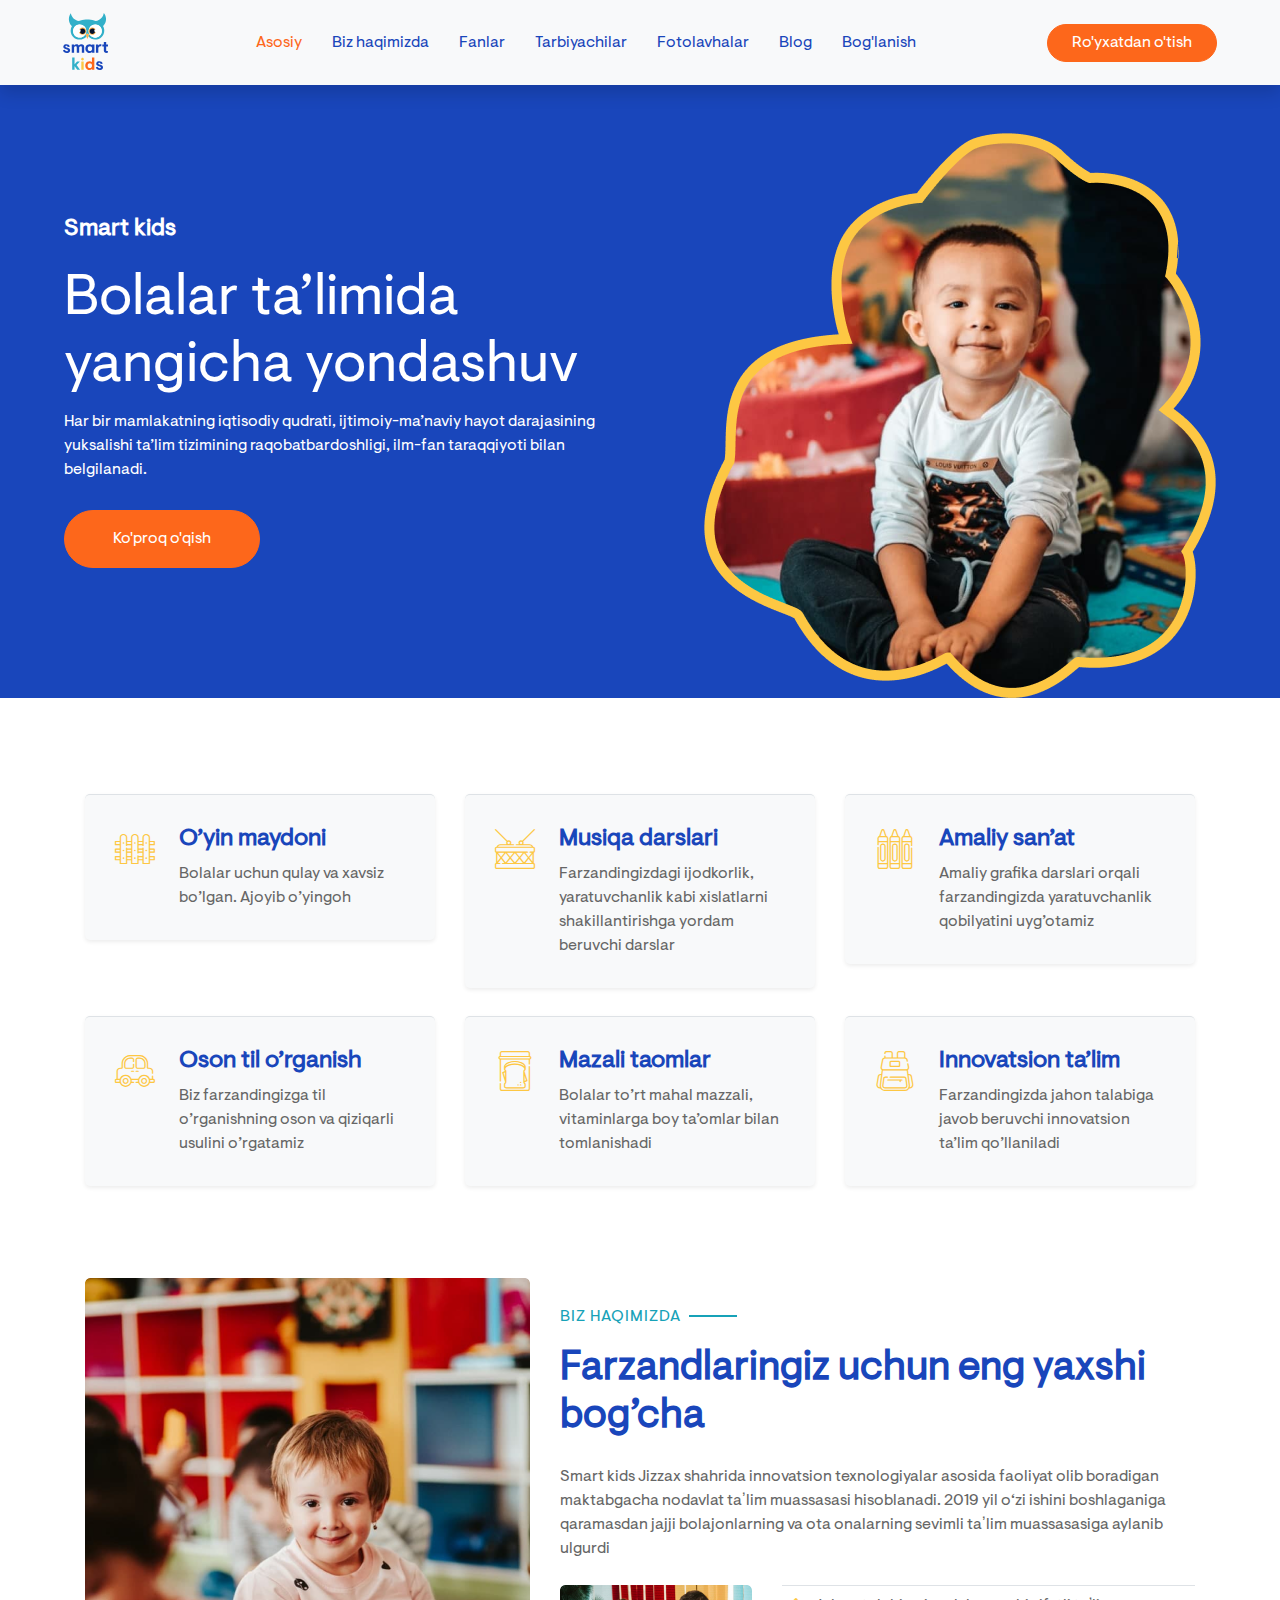
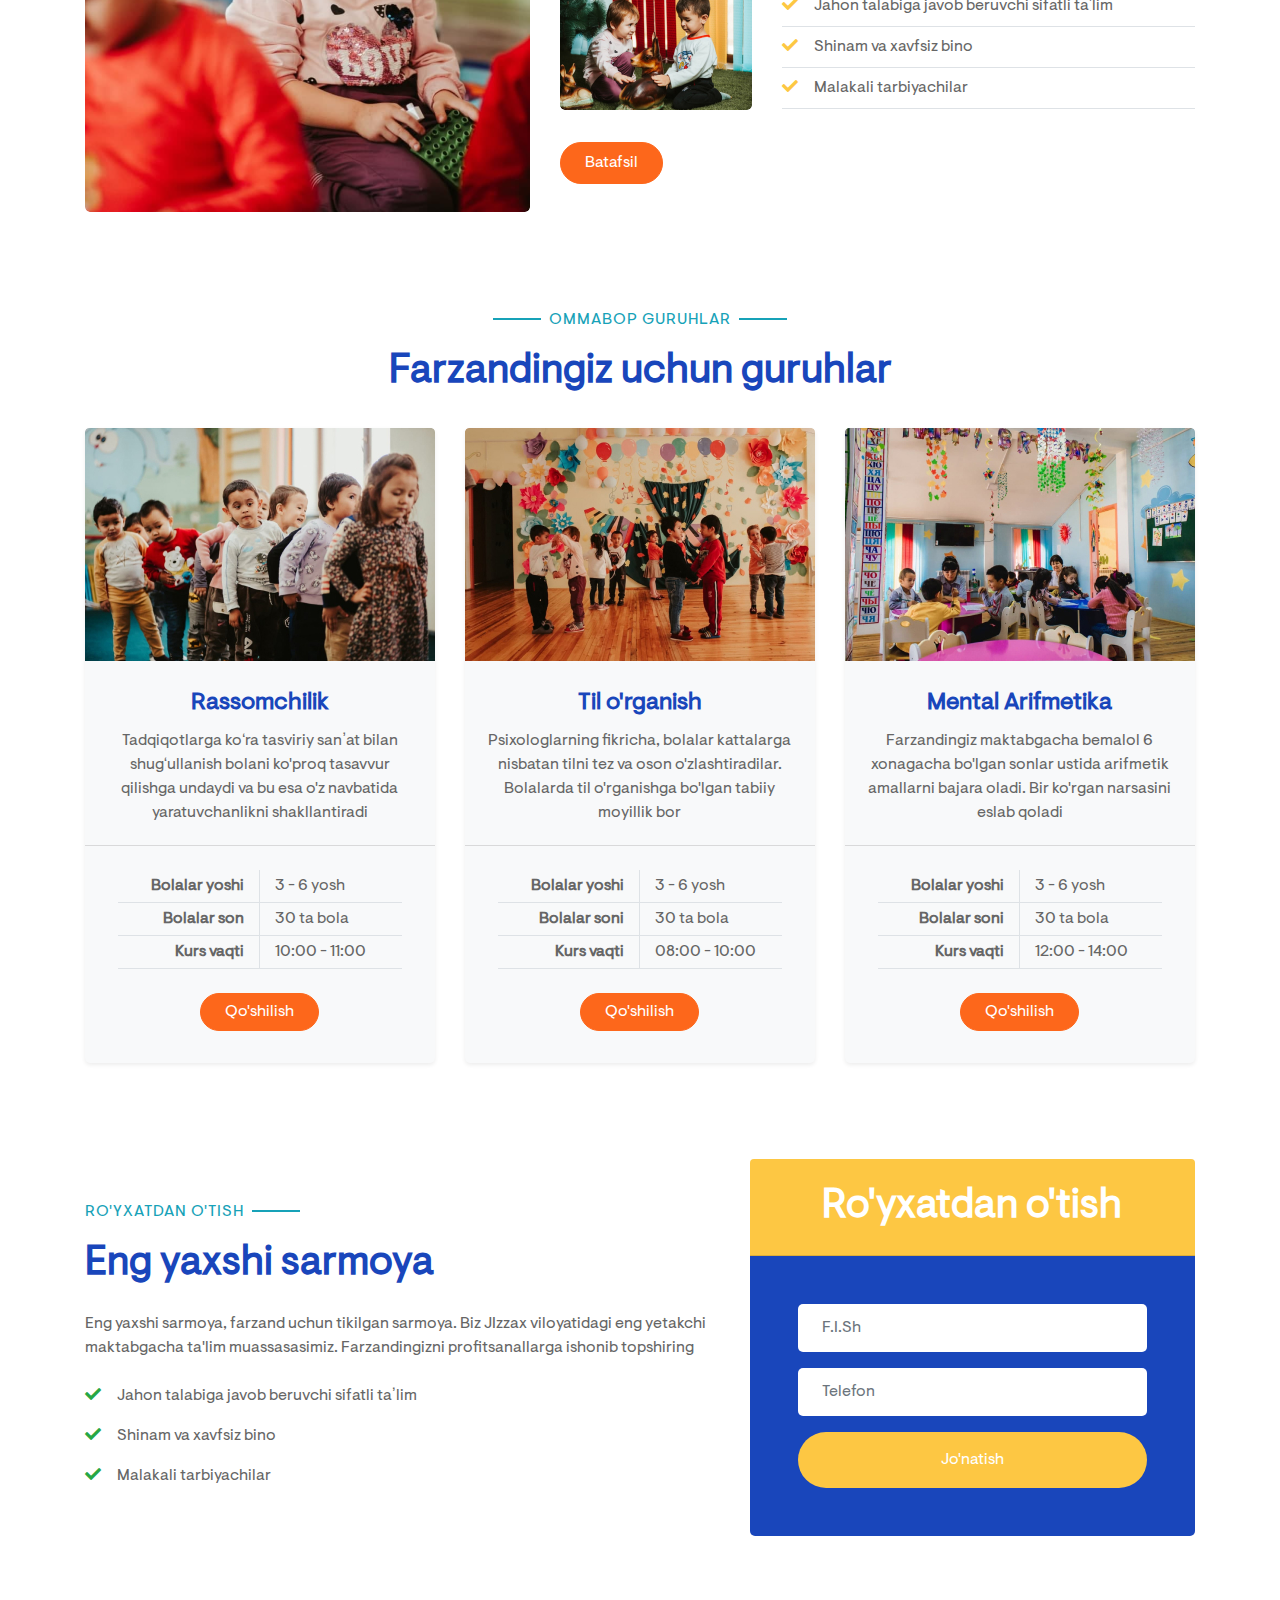
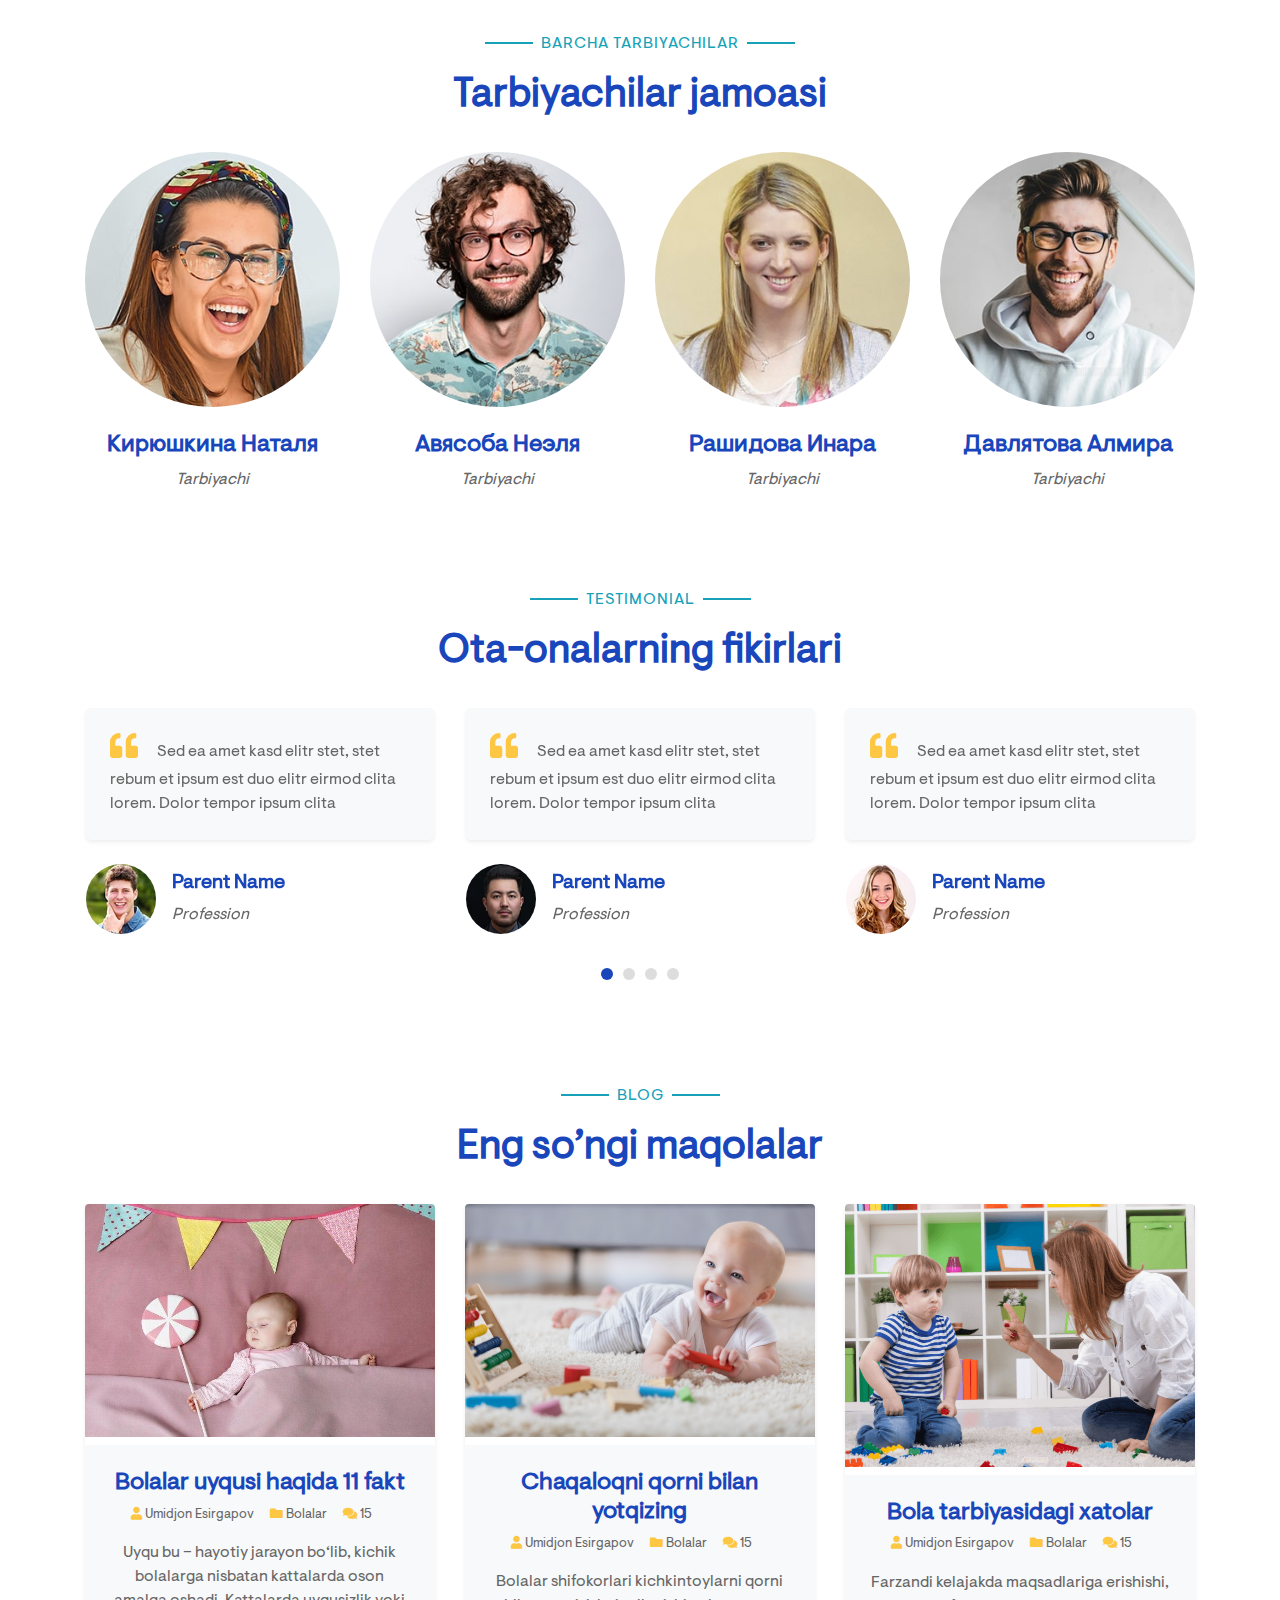
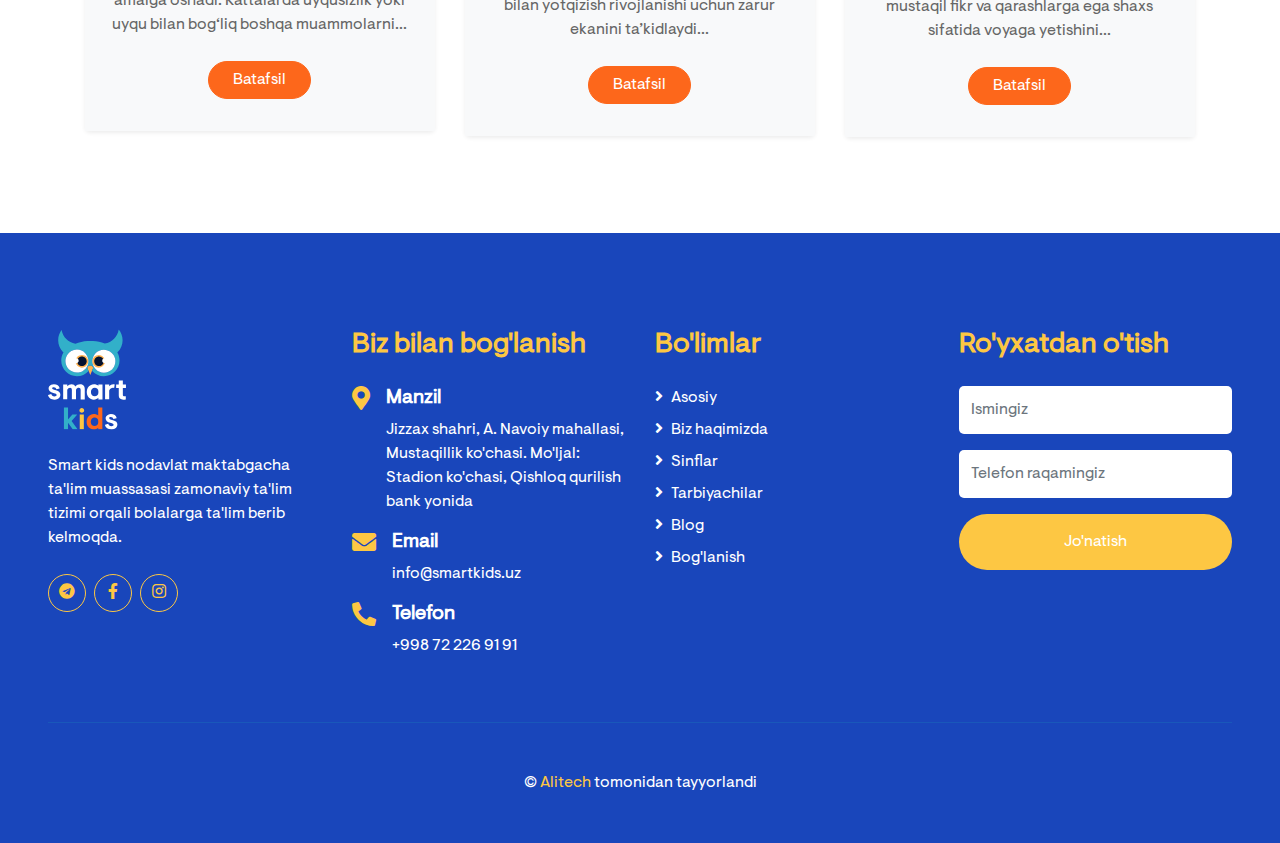
<file: index.html>
<!DOCTYPE html>
<html lang="en">

<head>
    <meta charset="utf-8">
    <title>Smart kids - Inavatsion bog'cha</title>
    <meta content="width=device-width, initial-scale=1.0" name="viewport">
    <meta content="Free HTML Templates" name="keywords">
    <meta content="Free HTML Templates" name="description">



    <!-- Favicon -->
    <link href="img/favicon.ico" rel="icon">

    <!-- Title img -->
    <link rel="icon" href="img/dark.ico" type="image/gif">

    <!-- Google Web Fonts -->
    <link rel="preconnect" href="https://fonts.gstatic.com">
    <link href="https://fonts.googleapis.com/css2?family=Handlee&family=Nunito&display=swap" rel="stylesheet">

    <!-- Font Awesome -->
    <link href="https://cdnjs.cloudflare.com/ajax/libs/font-awesome/5.10.0/css/all.min.css" rel="stylesheet">

    <!-- Flaticon Font -->
    <link href="lib/flaticon/font/flaticon.css" rel="stylesheet">

    <!-- Libraries Stylesheet -->
    <link href="lib/owlcarousel/assets/owl.carousel.min.css" rel="stylesheet">
    <link href="lib/lightbox/css/lightbox.min.css" rel="stylesheet">

    <!-- Customized Bootstrap Stylesheet -->
    <link href="css/style.css" rel="stylesheet">
</head>

<body>
    <!-- Navbar Start -->
    <div class="container-fluid bg-light position-relative shadow">
        <nav class="navbar navbar-expand-lg bg-light navbar-light py-3 py-lg-0 px-0 px-lg-5">
            <a href="index.html" class="navbar-brand text-secondary" style="font-size: 50px;">
                <img src="img/logo.svg" />
            </a>
            <button type="button" class="navbar-toggler" data-toggle="collapse" data-target="#navbarCollapse">
                <span class="navbar-toggler-icon"></span>
            </button>
            <div class="collapse navbar-collapse justify-content-between" id="navbarCollapse">
                <div class="navbar-nav mx-auto py-0">
                    <a href="index.html" class="nav-item nav-link active">Asosiy</a>
                    <a href="about.html" class="nav-item nav-link">Biz haqimizda</a>
                    <a href="class.html" class="nav-item nav-link">Fanlar</a>
                    <a href="team.html" class="nav-item nav-link">Tarbiyachilar</a>
                    <a href="gallery.html" class="nav-item nav-link">Fotolavhalar</a>
                    <a href="blog.html" class="nav-item nav-link">Blog</a>
                    <a href="contact.html" class="nav-item nav-link">Bog'lanish</a>
                </div>
                <a href="index.html#reg" class="btn btn-primary px-4">Ro'yxatdan o'tish</a>
            </div>
        </nav>
    </div>
    <!-- Navbar End -->


    <!-- Header Start -->
    <div class="container-fluid bg-primary px-0 px-md-5 mb-5">
        <div class="row align-items-center px-3">
            <div class="col-lg-6 text-center text-lg-left">
                <h4 class="text-white mb-4 mt-5 mt-lg-0">Smart kids</h4>
                <h1 class="display-4 text-white">Bolalar ta’limida yangicha yondashuv</h1>
                <p class="text-white mb-4">Har bir mamlakatning iqtisodiy qudrati, ijtimoiy-ma’naviy hayot darajasining
                    yuksalishi ta’lim tizimining raqobatbardoshligi, ilm-fan taraqqiyoti bilan belgilanadi.</p>
                <a href="" class="btn btn-primary mt-1 py-3 px-5">Ko'proq o'qish</a>
            </div>
            <div class="col-lg-6 text-center text-lg-right">
                <img class="img-fluid mt-5" src="img/header.png" alt="">
            </div>
        </div>
    </div>
    <!-- Header End -->


    <!-- Facilities Start -->
    <div class="container-fluid pt-5">
        <div class="container pb-3">
            <div class="row">
                <div class="col-lg-4 col-md-6 pb-1">
                    <div class="d-flex bg-light shadow-sm border-top rounded mb-4" style="padding: 30px;">
                        <i class="flaticon-050-fence h1 font-weight-normal text-primary mb-3"></i>
                        <div class="pl-4">
                            <h4>O’yin maydoni</h4>
                            <p class="m-0">Bolalar uchun qulay va xavsiz bo’lgan. Ajoyib o’yingoh</p>
                        </div>
                    </div>
                </div>
                <div class="col-lg-4 col-md-6 pb-1">
                    <div class="d-flex bg-light shadow-sm border-top rounded mb-4" style="padding: 30px;">
                        <i class="flaticon-022-drum h1 font-weight-normal text-primary mb-3"></i>
                        <div class="pl-4">
                            <h4>Musiqa darslari</h4>
                            <p class="m-0">Farzandingizdagi ijodkorlik, yaratuvchanlik kabi xislatlarni
                                shakillantirishga yordam beruvchi darslar</p>
                        </div>
                    </div>
                </div>
                <div class="col-lg-4 col-md-6 pb-1">
                    <div class="d-flex bg-light shadow-sm border-top rounded mb-4" style="padding: 30px;">
                        <i class="flaticon-030-crayons h1 font-weight-normal text-primary mb-3"></i>
                        <div class="pl-4">
                            <h4>Amaliy san’at</h4>
                            <p class="m-0">Amaliy grafika darslari orqali farzandingizda yaratuvchanlik qobilyatini
                                uyg’otamiz</p>
                        </div>
                    </div>
                </div>
                <div class="col-lg-4 col-md-6 pb-1">
                    <div class="d-flex bg-light shadow-sm border-top rounded mb-4" style="padding: 30px;">
                        <i class="flaticon-017-toy-car h1 font-weight-normal text-primary mb-3"></i>
                        <div class="pl-4">
                            <h4>Oson til o’rganish</h4>
                            <p class="m-0">Biz farzandingizga til o’rganishning oson va qiziqarli usulini o’rgatamiz</p>
                        </div>
                    </div>
                </div>
                <div class="col-lg-4 col-md-6 pb-1">
                    <div class="d-flex bg-light shadow-sm border-top rounded mb-4" style="padding: 30px;">
                        <i class="flaticon-025-sandwich h1 font-weight-normal text-primary mb-3"></i>
                        <div class="pl-4">
                            <h4>Mazali taomlar</h4>
                            <p class="m-0">Bolalar to’rt mahal mazzali, vitaminlarga boy ta’omlar bilan tomlanishadi</p>
                        </div>
                    </div>
                </div>
                <div class="col-lg-4 col-md-6 pb-1">
                    <div class="d-flex bg-light shadow-sm border-top rounded mb-4" style="padding: 30px;">
                        <i class="flaticon-047-backpack h1 font-weight-normal text-primary mb-3"></i>
                        <div class="pl-4">
                            <h4>Innovatsion ta’lim</h4>
                            <p class="m-0">Farzandingizda jahon talabiga javob beruvchi innovatsion ta’lim qo’llaniladi
                            </p>
                        </div>
                    </div>
                </div>
            </div>
        </div>
    </div>
    <!-- Facilities Start -->


    <!-- About Start -->
    <div class="container-fluid py-5">
        <div class="container">
            <div class="row align-items-center">
                <div class="col-lg-5">
                    <img class="img-fluid rounded mb-5 mb-lg-0" src="img/about-1.jpg" alt="">
                </div>
                <div class="col-lg-7">
                    <p class="section-title pr-5"><span class="pr-2">Biz haqimizda</span></p>
                    <h1 class="mb-4">Farzandlaringiz uchun eng yaxshi bog’cha</h1>
                    <p>Smart kids Jizzax shahrida innovatsion texnologiyalar asosida faoliyat olib boradigan maktabgacha
                        nodavlat taʼlim muassasasi hisoblanadi. 2019 yil o‘zi ishini boshlaganiga qaramasdan
                        jajji bolajonlarning va ota onalarning sevimli taʼlim muassasasiga aylanib ulgurdi</p>
                    <div class="row pt-2 pb-4">
                        <div class="col-6 col-md-4">
                            <img class="img-fluid rounded" src="img/about-2.jpg" alt="">
                        </div>
                        <div class="col-6 col-md-8">
                            <ul class="list-inline m-0">

                                <li class="py-2 border-top border-bottom">
                                    <i class="fa fa-check text-primary mr-3"></i>Jahon talabiga javob beruvchi sifatli
                                    taʼlim
                                </li>
                                <li class="py-2 border-bottom">
                                    <i class="fa fa-check text-primary mr-3"></i>Shinam va xavfsiz bino
                                </li>
                                <li class="py-2 border-bottom">
                                    <i class="fa fa-check text-primary mr-3"></i>Malakali tarbiyachilar
                                </li>

                            </ul>
                        </div>
                    </div>
                    <a href="https://www.instagram.com/smartkids.jizzakh"
                        class="btn btn-primary mt-2 py-2 px-4">Batafsil</a>
                </div>
            </div>
        </div>
    </div>
    <!-- About End -->


    <!-- Class Start -->
    <div class="container-fluid pt-5">
        <div class="container">
            <div class="text-center pb-2">
                <p class="section-title px-5"><span class="px-2">OMMABOP GURUHLAR</span></p>
                <h1 class="mb-4">Farzandingiz uchun guruhlar</h1>
            </div>
            <div class="row">
                <div class="col-lg-4 mb-5">
                    <div class="card border-0 bg-light shadow-sm pb-2">
                        <img class="card-img-top mb-2" src="img/class-1.jpg" alt="">
                        <div class="card-body text-center">
                            <h4 class="card-title">Rassomchilik</h4>
                            <p class="card-text">Tadqiqotlarga koʻra tasviriy sanʼat bilan shugʻullanish bolani ko'proq
                                tasavvur qilishga undaydi va bu esa o'z navbatida yaratuvchanlikni shakllantiradi</p>
                        </div>
                        <div class="card-footer bg-transparent py-4 px-5">
                            <div class="row border-bottom">
                                <div class="col-6 py-1 text-right border-right"><strong>Bolalar yoshi</strong></div>
                                <div class="col-6 py-1">3 - 6 yosh</div>
                            </div>
                            <div class="row border-bottom">
                                <div class="col-6 py-1 text-right border-right"><strong>Bolalar son</strong></div>
                                <div class="col-6 py-1">30 ta bola</div>
                            </div>
                            <div class="row border-bottom">
                                <div class="col-6 py-1 text-right border-right"><strong>Kurs vaqti</strong></div>
                                <div class="col-6 py-1">10:00 - 11:00</div>
                            </div>
                        </div>
                        <a href="contact.html" class="btn btn-primary px-4 mx-auto mb-4">Qo'shilish</a>
                    </div>
                </div>
                <div class="col-lg-4 mb-5">
                    <div class="card border-0 bg-light shadow-sm pb-2">
                        <img class="card-img-top mb-2" src="img/class-2.jpg" alt="">
                        <div class="card-body text-center">
                            <h4 class="card-title">Til o'rganish</h4>
                            <p class="card-text">Psixologlarning fikricha, bolalar kattalarga nisbatan tilni tez va oson
                                o'zlashtiradilar. Bolalarda til o'rganishga bo'lgan tabiiy moyillik bor</p>
                        </div>
                        <div class="card-footer bg-transparent py-4 px-5">
                            <div class="row border-bottom">
                                <div class="col-6 py-1 text-right border-right"><strong>Bolalar yoshi</strong></div>
                                <div class="col-6 py-1">3 - 6 yosh</div>
                            </div>
                            <div class="row border-bottom">
                                <div class="col-6 py-1 text-right border-right"><strong>Bolalar soni</strong></div>
                                <div class="col-6 py-1">30 ta bola</div>
                            </div>
                            <div class="row border-bottom">
                                <div class="col-6 py-1 text-right border-right"><strong>Kurs vaqti</strong></div>
                                <div class="col-6 py-1">08:00 - 10:00</div>
                            </div>
                        </div>
                        <a href="contact.html" class="btn btn-primary px-4 mx-auto mb-4">Qo'shilish</a>
                    </div>
                </div>
                <div class="col-lg-4 mb-5">
                    <div class="card border-0 bg-light shadow-sm pb-2">
                        <img class="card-img-top mb-2" src="img/class-3.jpg" alt="">
                        <div class="card-body text-center">
                            <h4 class="card-title">Mental Arifmetika</h4>
                            <p class="card-text">Farzandingiz maktabgacha bemalol 6 xonagacha bo'lgan sonlar ustida
                                arifmetik amallarni bajara oladi. Bir ko'rgan narsasini eslab qoladi</p>
                        </div>
                        <div class="card-footer bg-transparent py-4 px-5">
                            <div class="row border-bottom">
                                <div class="col-6 py-1 text-right border-right"><strong>Bolalar yoshi
                                    </strong></div>
                                <div class="col-6 py-1">3 - 6 yosh</div>
                            </div>
                            <div class="row border-bottom">
                                <div class="col-6 py-1 text-right border-right"><strong>Bolalar soni</strong></div>
                                <div class="col-6 py-1">30 ta bola</div>
                            </div>
                            <div class="row border-bottom">
                                <div class="col-6 py-1 text-right border-right"><strong>Kurs vaqti</strong></div>
                                <div class="col-6 py-1">12:00 - 14:00
                                </div>
                            </div>
                        </div>
                        <a href="contact.html" class="btn btn-primary px-4 mx-auto mb-4">Qo'shilish</a>
                    </div>
                </div>
            </div>
        </div>
    </div>
    <!-- Class End -->


    <!-- Registration Start -->
    <div class="container-fluid py-5" id="reg">
        <div class="container">
            <div class="row align-items-center">
                <div class="col-lg-7 mb-5 mb-lg-0">
                    <p class="section-title pr-5"><span class="pr-2">Ro'yxatdan o'tish</span></p>
                    <h1 class="mb-4">Eng yaxshi sarmoya</h1>
                    <p>Eng yaxshi sarmoya, farzand uchun tikilgan sarmoya. Biz JIzzax viloyatidagi eng yetakchi
                        maktabgacha ta'lim muassasasimiz. Farzandingizni profitsanallarga ishonib topshiring</p>
                    <ul class="list-inline m-0">
                        <li class="py-2"><i class="fa fa-check text-success mr-3"></i>Jahon talabiga javob beruvchi
                            sifatli taʼlim

                        </li>
                        <li class="py-2"><i class="fa fa-check text-success mr-3"></i>Shinam va xavfsiz bino</li>
                        <li class="py-2"><i class="fa fa-check text-success mr-3"></i>Malakali tarbiyachilar
                        </li>
                    </ul>
                    <!-- <a href="" class="btn btn-primary mt-4 py-2 px-4">Book Now</a> -->
                </div>
                <div class="col-lg-5">
                    <div class="card border-0">
                        <div class="card-header bg-secondary text-center p-4">
                            <h1 class="text-white m-0">Ro'yxatdan o'tish</h1>
                        </div>
                        <div class="card-body rounded-bottom bg-primary p-5">
                            <form>
                                <div class="form-group">
                                    <input type="text" class="form-control border-0 p-4" placeholder="F.I.Sh"
                                        required="required" />
                                </div>
                                <div class="form-group">
                                    <input type="tel" class="form-control border-0 p-4" placeholder="Telefon"
                                        required="required" />
                                </div>
                                <div class="form-group">
                                    <!-- <select class="custom-select border-0 px-4" style="height: 47px;">
                                        <option selected>Select A Class</option>
                                        <option value="1">Class 1</option>
                                        <option value="2">Class 1</option>
                                        <option value="3">Class 1</option>
                                    </select> -->
                                </div>
                                <div>
                                    <button class="btn btn-secondary btn-block border-0 py-3"
                                        type="submit">Jo'natish</button>
                                </div>
                            </form>
                        </div>
                    </div>
                </div>
            </div>
        </div>
    </div>
    <!-- Registration End -->


    <!-- Team Start -->
    <div class="container-fluid pt-5">
        <div class="container">
            <div class="text-center pb-2">
                <p class="section-title px-5"><span class="px-2">BARCHA TARBIYACHILAR</span></p>
                <h1 class="mb-4">Tarbiyachilar jamoasi</h1>
            </div>
            <div class="row">
                <div class="col-md-6 col-lg-3 text-center team mb-5">
                    <div class="position-relative overflow-hidden mb-4" style="border-radius: 100%;">
                        <img class="img-fluid w-100" src="img/team-1.jpg" alt="">
                        <div
                            class="team-social d-flex align-items-center justify-content-center w-100 h-100 position-absolute">
                            <a class="btn btn-outline-light text-center mr-2 px-0" style="width: 38px; height: 38px;"
                                href="#"><i class="fab fa-twitter"></i></a>
                            <a class="btn btn-outline-light text-center mr-2 px-0" style="width: 38px; height: 38px;"
                                href="https://www.facebook.com/smartkids.jizzakh/"><i class="fab fa-facebook-f"></i></a>
                            <a class="btn btn-outline-light text-center px-0" style="width: 38px; height: 38px;"
                                href="#"><i class="fab fa-linkedin-in"></i></a>
                        </div>
                    </div>
                    <h4>Кирюшкина Наталя</h4>
                    <i>Tarbiyachi</i>
                </div>
                <div class="col-md-6 col-lg-3 text-center team mb-5">
                    <div class="position-relative overflow-hidden mb-4" style="border-radius: 100%;">
                        <img class="img-fluid w-100" src="img/team-2.jpg" alt="">
                        <div
                            class="team-social d-flex align-items-center justify-content-center w-100 h-100 position-absolute">
                            <a class="btn btn-outline-light text-center mr-2 px-0" style="width: 38px; height: 38px;"
                                href="#"><i class="fab fa-twitter"></i></a>
                            <a class="btn btn-outline-light text-center mr-2 px-0" style="width: 38px; height: 38px;"
                                href="#"><i class="fab fa-facebook-f"></i></a>
                            <a class="btn btn-outline-light text-center px-0" style="width: 38px; height: 38px;"
                                href="#"><i class="fab fa-linkedin-in"></i></a>
                        </div>
                    </div>
                    <h4>Авясоба Неэля</h4>
                    <i>Tarbiyachi</i>
                </div>
                <div class="col-md-6 col-lg-3 text-center team mb-5">
                    <div class="position-relative overflow-hidden mb-4" style="border-radius: 100%;">
                        <img class="img-fluid w-100" src="img/team-3.jpg" alt="">
                        <div
                            class="team-social d-flex align-items-center justify-content-center w-100 h-100 position-absolute">
                            <a class="btn btn-outline-light text-center mr-2 px-0" style="width: 38px; height: 38px;"
                                href="#"><i class="fab fa-twitter"></i></a>
                            <a class="btn btn-outline-light text-center mr-2 px-0" style="width: 38px; height: 38px;"
                                href="#"><i class="fab fa-facebook-f"></i></a>
                            <a class="btn btn-outline-light text-center px-0" style="width: 38px; height: 38px;"
                                href="#"><i class="fab fa-linkedin-in"></i></a>
                        </div>
                    </div>
                    <h4>Рашидова Инара</h4>
                    <i>Tarbiyachi</i>
                </div>
                <div class="col-md-6 col-lg-3 text-center team mb-5">
                    <div class="position-relative overflow-hidden mb-4" style="border-radius: 100%;">
                        <img class="img-fluid w-100" src="img/team-4.jpg" alt="">
                        <div
                            class="team-social d-flex align-items-center justify-content-center w-100 h-100 position-absolute">
                            <a class="btn btn-outline-light text-center mr-2 px-0" style="width: 38px; height: 38px;"
                                href="#"><i class="fab fa-twitter"></i></a>
                            <a class="btn btn-outline-light text-center mr-2 px-0" style="width: 38px; height: 38px;"
                                href="#"><i class="fab fa-facebook-f"></i></a>
                            <a class="btn btn-outline-light text-center px-0" style="width: 38px; height: 38px;"
                                href="#"><i class="fab fa-linkedin-in"></i></a>
                        </div>
                    </div>
                    <h4>Давлятова Алмира</h4>
                    <i>Tarbiyachi</i>
                </div>
            </div>
        </div>
    </div>
    <!-- Team End -->


    <!-- Testimonial Start -->
    <div class="container-fluid py-5">
        <div class="container p-0">
            <div class="text-center pb-2">
                <p class="section-title px-5"><span class="px-2">Testimonial</span></p>
                <h1 class="mb-4">Ota-onalarning fikirlari</h1>
            </div>
            <div class="owl-carousel testimonial-carousel">
                <div class="testimonial-item px-3">
                    <div class="bg-light shadow-sm rounded mb-4 p-4">
                        <h3 class="fas fa-quote-left text-primary mr-3"></h3>
                        Sed ea amet kasd elitr stet, stet rebum et ipsum est duo elitr eirmod clita lorem. Dolor tempor
                        ipsum clita
                    </div>
                    <div class="d-flex align-items-center">
                        <img class="rounded-circle" src="img/testimonial-1.jpg" style="width: 70px; height: 70px;"
                            alt="Image">
                        <div class="pl-3">
                            <h5>Parent Name</h5>
                            <i>Profession</i>
                        </div>
                    </div>
                </div>
                <div class="testimonial-item px-3">
                    <div class="bg-light shadow-sm rounded mb-4 p-4">
                        <h3 class="fas fa-quote-left text-primary mr-3"></h3>
                        Sed ea amet kasd elitr stet, stet rebum et ipsum est duo elitr eirmod clita lorem. Dolor tempor
                        ipsum clita
                    </div>
                    <div class="d-flex align-items-center">
                        <img class="rounded-circle" src="img/testimonial-2.jpg" style="width: 70px; height: 70px;"
                            alt="Image">
                        <div class="pl-3">
                            <h5>Parent Name</h5>
                            <i>Profession</i>
                        </div>
                    </div>
                </div>
                <div class="testimonial-item px-3">
                    <div class="bg-light shadow-sm rounded mb-4 p-4">
                        <h3 class="fas fa-quote-left text-primary mr-3"></h3>
                        Sed ea amet kasd elitr stet, stet rebum et ipsum est duo elitr eirmod clita lorem. Dolor tempor
                        ipsum clita
                    </div>
                    <div class="d-flex align-items-center">
                        <img class="rounded-circle" src="img/testimonial-3.jpg" style="width: 70px; height: 70px;"
                            alt="Image">
                        <div class="pl-3">
                            <h5>Parent Name</h5>
                            <i>Profession</i>
                        </div>
                    </div>
                </div>
                <div class="testimonial-item px-3">
                    <div class="bg-light shadow-sm rounded mb-4 p-4">
                        <h3 class="fas fa-quote-left text-primary mr-3"></h3>
                        Sed ea amet kasd elitr stet, stet rebum et ipsum est duo elitr eirmod clita lorem. Dolor tempor
                        ipsum clita
                    </div>
                    <div class="d-flex align-items-center">
                        <img class="rounded-circle" src="img/testimonial-4.jpg" style="width: 70px; height: 70px;"
                            alt="Image">
                        <div class="pl-3">
                            <h5>Parent Name</h5>
                            <i>Profession</i>
                        </div>
                    </div>
                </div>
            </div>
        </div>
    </div>
    <!-- Testimonial End -->


    <!-- Blog Start -->
    <div class="container-fluid pt-5">
        <div class="container">
            <div class="text-center pb-2">
                <p class="section-title px-5"><span class="px-2">BLOG</span></p>
                <h1 class="mb-4">Eng so’ngi maqolalar
                </h1>
            </div>
            <div class="row pb-3">
                <div class="col-lg-4 mb-4">
                    <div class="card border-0 shadow-sm mb-2">
                        <img class="card-img-top mb-2" src="img/blog-1.jpg" alt="">
                        <div class="card-body bg-light text-center p-4">
                            <h4 class="">Bolalar uyqusi haqida 11 fakt</h4>
                            <div class="d-flex justify-content-center mb-3">
                                <small class="mr-3"><i class="fa fa-user text-primary"></i> Umidjon Esirgapov</small>
                                <small class="mr-3"><i class="fa fa-folder text-primary"></i> Bolalar</small>
                                <small class="mr-3"><i class="fa fa-comments text-primary"></i> 15</small>
                            </div>
                            <p>Uyqu bu – hayotiy jarayon bo‘lib, kichik bolalarga nisbatan kattalarda oson amalga
                                oshadi. Kattalarda uyqusizlik yoki uyqu bilan bog‘liq boshqa muammolarni...</p>
                            <a href="https://telegra.ph/Bolalar-uyqusi-haqida-ota-onalar-uchun-foydali-bolgan-11-fakt-12-12"
                                class="btn btn-primary px-4 mx-auto my-2">Batafsil</a>
                        </div>
                    </div>
                </div>
                <div class="col-lg-4 mb-4">
                    <div class="card border-0 shadow-sm mb-2">
                        <img class="card-img-top mb-2" src="img/blog-2.jpg" alt="">
                        <div class="card-body bg-light text-center p-4">
                            <h4 class="">Chaqaloqni qorni bilan yotqizing</h4>
                            <div class="d-flex justify-content-center mb-3">
                                <small class="mr-3"><i class="fa fa-user text-primary"></i> Umidjon Esirgapov</small>
                                <small class="mr-3"><i class="fa fa-folder text-primary"></i> Bolalar</small>
                                <small class="mr-3"><i class="fa fa-comments text-primary"></i> 15</small>
                            </div>
                            <p>Bolalar shifokorlari kichkintoylarni qorni bilan yotqizish rivojlanishi uchun zarur
                                ekanini ta’kidlaydi...</p>
                            <a href="https://telegra.ph/Chaqaloqni-qorni-bilan-yotqizish-muhimligining-3-sababi-12-09"
                                class="btn btn-primary px-4 mx-auto my-2">Batafsil</a>
                        </div>
                    </div>
                </div>
                <div class="col-lg-4 mb-4">
                    <div class="card border-0 shadow-sm mb-2">
                        <img class="card-img-top mb-2" src="img/blog-3.jpg" alt="">
                        <div class="card-body bg-light text-center p-4">
                            <h4 class="">Bola tarbiyasidagi xatolar</h4>
                            <div class="d-flex justify-content-center mb-3">
                                <small class="mr-3"><i class="fa fa-user text-primary"></i> Umidjon Esirgapov</small>
                                <small class="mr-3"><i class="fa fa-folder text-primary"></i> Bolalar</small>
                                <small class="mr-3"><i class="fa fa-comments text-primary"></i> 15</small>
                            </div>
                            <p>Farzandi kelajakda maqsadlariga erishishi, mustaqil fikr va qarashlarga ega shaxs
                                sifatida voyaga yetishini...</p>
                            <a href="https://telegra.ph/Bolaning-kelajakda-qashshoq-inson-bolishiga-olib-keladigan-tarbiyadagi-xatolar-11-27"
                                class="btn btn-primary px-4 mx-auto my-2">Batafsil</a>
                        </div>
                    </div>
                </div>
            </div>
        </div>
    </div>
    <!-- Blog End -->


    <!-- Footer Start -->
    <div class="container-fluid bg-primary text-white mt-5 py-5 px-sm-3 px-md-5">
        <div class="row pt-5">
            <div class="col-lg-3 col-md-6 mb-5">
                <a href="index.html" class="navbar-brand text-primary m-0 mb-4 p-0"
                    style="font-size: 40px; line-height: 40px;">
                    <img src="img/logo-footer.svg" />
                </a>
                <p>Smart kids nodavlat maktabgacha ta'lim muassasasi zamonaviy ta'lim tizimi orqali bolalarga ta'lim
                    berib kelmoqda.</p>
                <div class="d-flex justify-content-start mt-4">
                    <a class="btn btn-outline-primary rounded-circle text-center mr-2 px-0"
                        style="width: 38px; height: 38px;" href="https://t.me/smartkids_jizzakh"><i
                            class="fab fa-telegram"></i></a>
                    <a class="btn btn-outline-primary rounded-circle text-center mr-2 px-0"
                        style="width: 38px; height: 38px;" href="https://www.facebook.com/smartkids.jizzakh/"><i
                            class="fab fa-facebook-f"></i></a>
                    <a class="btn btn-outline-primary rounded-circle text-center mr-2 px-0"
                        style="width: 38px; height: 38px;" href="https://www.instagram.com/smartkids.jizzakh/"><i
                            class="fab fa-instagram"></i></a>
                </div>
            </div>
            <div class="col-lg-3 col-md-6 mb-5">
                <h3 class="text-primary mb-4">Biz bilan bog'lanish
                </h3>
                <div class="d-flex">
                    <h4 class="fa fa-map-marker-alt text-primary"></h4>
                    <div class="pl-3">
                        <h5 class="text-white">Manzil</h5>
                        <p> Jizzax shahri, A. Navoiy mahallasi, Mustaqillik ko'chasi. Mo'ljal: Stadion ko'chasi, Qishloq
                            qurilish bank yonida</p>
                    </div>
                </div>
                <div class="d-flex">
                    <h4 class="fa fa-envelope text-primary"></h4>
                    <div class="pl-3">
                        <h5 class="text-white">Email</h5>
                        <p>info@smartkids.uz</p>
                    </div>
                </div>
                <div class="d-flex">
                    <h4 class="fa fa-phone-alt text-primary"></h4>
                    <div class="pl-3">
                        <h5 class="text-white">Telefon</h5>
                        <p>+998 72 226 91 91</p>
                    </div>
                </div>
            </div>
            <div class="col-lg-3 col-md-6 mb-5">
                <h3 class="text-primary mb-4">Bo'limlar</h3>
                <div class="d-flex flex-column justify-content-start">
                    <a class="text-white mb-2" href="index.html"><i class="fa fa-angle-right mr-2"></i>Asosiy</a>
                    <a class="text-white mb-2" href="about.html"><i class="fa fa-angle-right mr-2"></i>Biz
                        haqimizda</a>
                    <a class="text-white mb-2" href="class.html"><i class="fa fa-angle-right mr-2"></i>Sinflar</a>
                    <a class="text-white mb-2" href="team.html"><i class="fa fa-angle-right mr-2"></i>Tarbiyachilar</a>
                    <a class="text-white mb-2" href="blog.html"><i class="fa fa-angle-right mr-2"></i>Blog</a>
                    <a class="text-white" href="contact.html"><i class="fa fa-angle-right mr-2"></i>Bog'lanish</a>
                </div>
            </div>
            <div class="col-lg-3 col-md-6 mb-5">
                <h3 class="text-primary mb-4">Ro'yxatdan o'tish</h3>
                <form action="">
                    <div class="form-group">
                        <input type="text" class="form-control border-0 py-4" placeholder="Ismingiz"
                            required="required" />
                    </div>
                    <div class="form-group">
                        <input type="tel" class="form-control border-0 py-4" placeholder="Telefon raqamingiz"
                            required="required" />
                    </div>
                    <div>
                        <button class="btn btn-secondary btn-block border-0 py-3" type="submit">Jo'natish</button>
                    </div>
                </form>
            </div>
        </div>
        <div class="container-fluid pt-5" style="border-top: 1px solid rgba(23, 162, 184, .2);;">
            <p class="m-0 text-center text-white">
                &copy; <a class="text-primary" href="https://alitech.uz">Alitech</a>
                tomonidan tayyorlandi
            </p>
        </div>
    </div>
    <!-- Footer End -->


    <!-- Back to Top -->
    <a href="#" class="btn btn-primary p-3 back-to-top"><i class="fa fa-angle-double-up"></i></a>


    <!-- JavaScript Libraries -->
    <script src="https://code.jquery.com/jquery-3.4.1.min.js"></script>
    <script src="https://stackpath.bootstrapcdn.com/bootstrap/4.4.1/js/bootstrap.bundle.min.js"></script>
    <script src="lib/easing/easing.min.js"></script>
    <script src="lib/owlcarousel/owl.carousel.min.js"></script>
    <script src="lib/isotope/isotope.pkgd.min.js"></script>
    <script src="lib/lightbox/js/lightbox.min.js"></script>

    <!-- Contact Javascript File -->
    <script src="mail/jqBootstrapValidation.min.js"></script>
    <script src="mail/contact.js"></script>

    <!-- Template Javascript -->
    <script src="js/main.js"></script>
</body>

</html>
</file>
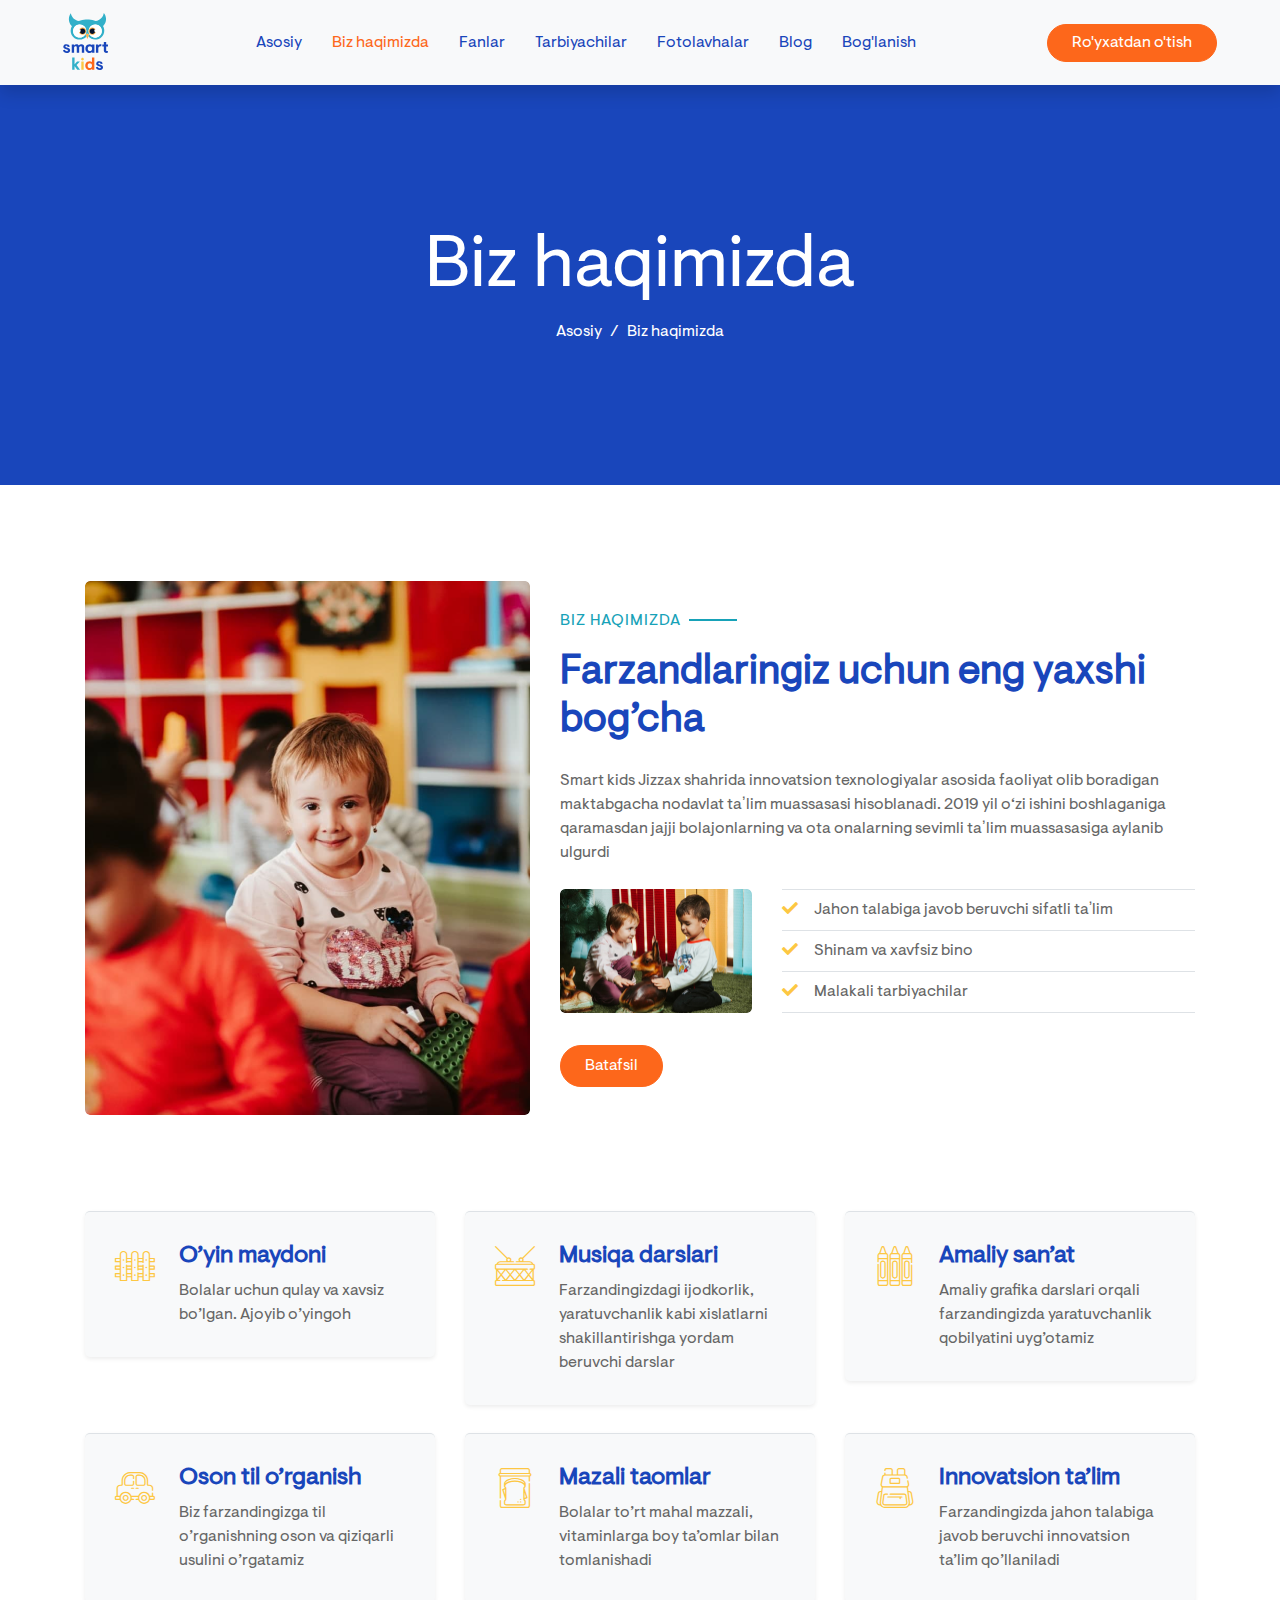
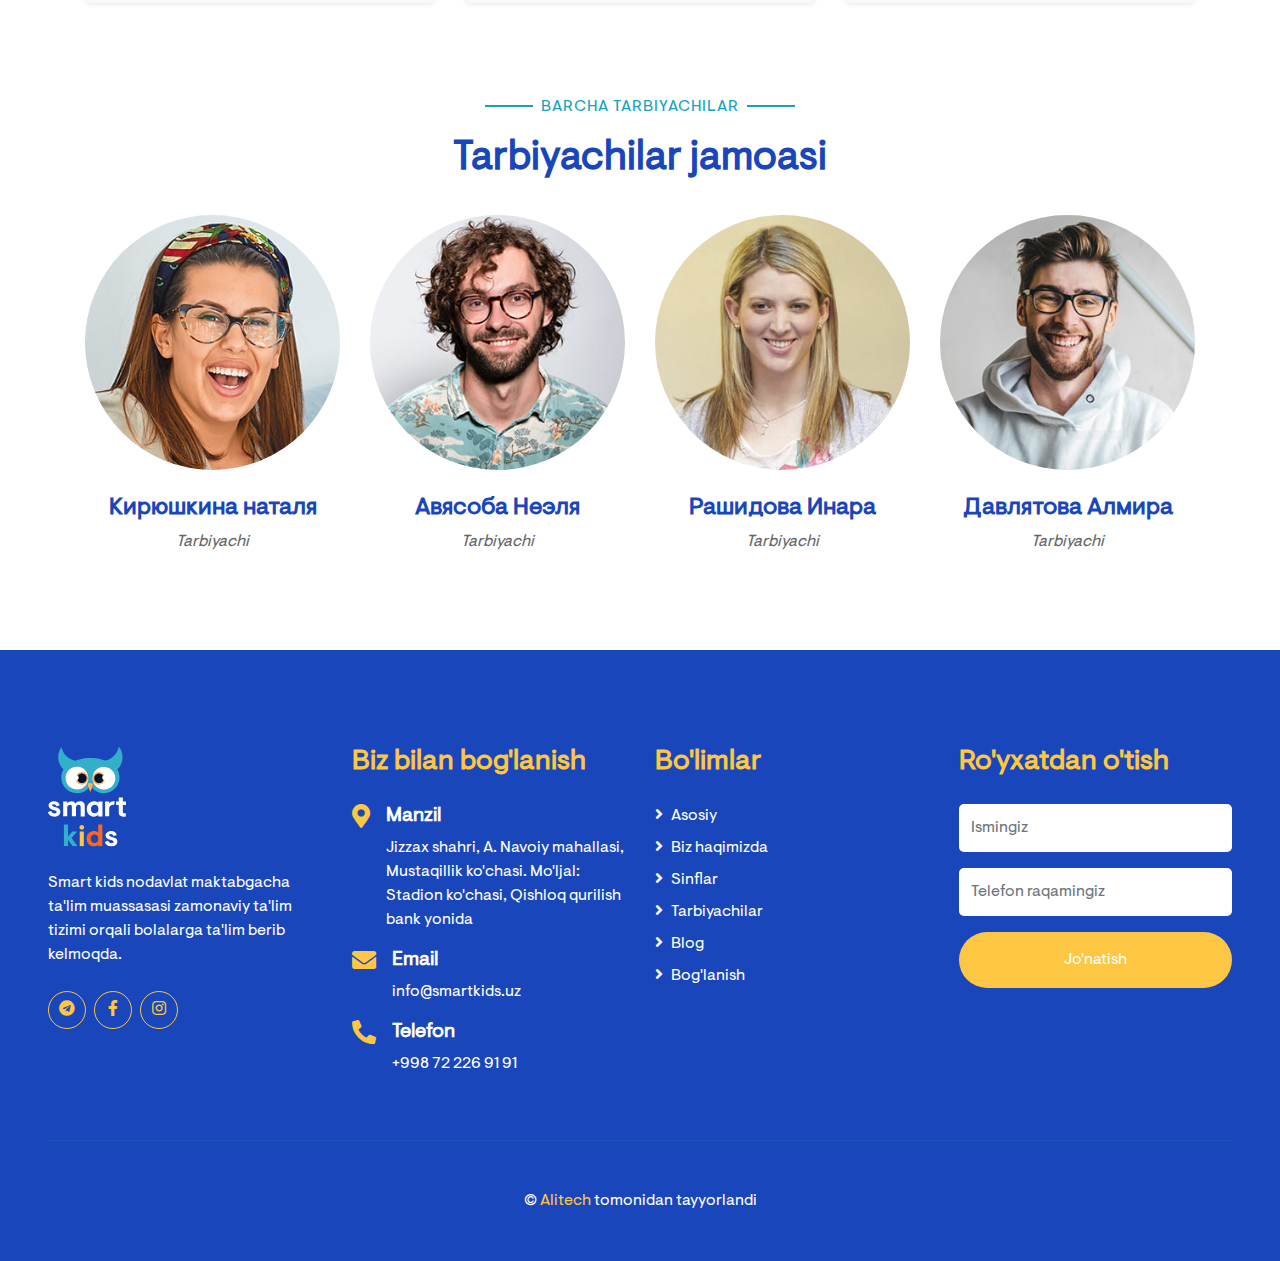
<file: about.html>
<!DOCTYPE html>
<html lang="en">

<head>
    <meta charset="utf-8">
    <title>Smart kids - Inavatsion bog'cha</title>
    <meta content="width=device-width, initial-scale=1.0" name="viewport">
    <meta content="Free HTML Templates" name="keywords">
    <meta content="Free HTML Templates" name="description">

    <!-- Favicon -->
    <link href="img/favicon.ico" rel="icon">

    <!-- Title img -->
    <link rel="icon" href="img/dark.ico" type="image/gif">

    <!-- Google Web Fonts -->
    <link rel="preconnect" href="https://fonts.gstatic.com">
    <link href="https://fonts.googleapis.com/css2?family=Handlee&family=Nunito&display=swap" rel="stylesheet">

    <!-- Font Awesome -->
    <link href="https://cdnjs.cloudflare.com/ajax/libs/font-awesome/5.10.0/css/all.min.css" rel="stylesheet">

    <!-- Flaticon Font -->
    <link href="lib/flaticon/font/flaticon.css" rel="stylesheet">

    <!-- Libraries Stylesheet -->
    <link href="lib/owlcarousel/assets/owl.carousel.min.css" rel="stylesheet">
    <link href="lib/lightbox/css/lightbox.min.css" rel="stylesheet">

    <!-- Customized Bootstrap Stylesheet -->
    <link href="css/style.css" rel="stylesheet">
</head>

<body>
    <!-- Navbar Start -->
    <div class="container-fluid bg-light position-relative shadow">
        <nav class="navbar navbar-expand-lg bg-light navbar-light py-3 py-lg-0 px-0 px-lg-5">
            <a href="index.html" class="navbar-brand text-secondary" style="font-size: 50px;">
                <img src="img/logo.svg" />
            </a>
            <button type="button" class="navbar-toggler" data-toggle="collapse" data-target="#navbarCollapse">
                <span class="navbar-toggler-icon"></span>
            </button>
            <div class="collapse navbar-collapse justify-content-between" id="navbarCollapse">
                <div class="navbar-nav mx-auto py-0">
                    <a href="index.html" class="nav-item nav-link">Asosiy</a>
                    <a href="about.html" class="nav-item nav-link active">Biz haqimizda</a>
                    <a href="class.html" class="nav-item nav-link">Fanlar</a>
                    <a href="team.html" class="nav-item nav-link">Tarbiyachilar</a>
                    <a href="gallery.html" class="nav-item nav-link">Fotolavhalar</a>
                    <a href="blog.html" class="nav-item nav-link">Blog</a>
                    <a href="contact.html" class="nav-item nav-link">Bog'lanish</a>
                </div>
                <a href="index.html#reg" class="btn btn-primary px-4">Ro'yxatdan o'tish</a>
            </div>
        </nav>
    </div>
    <!-- Navbar End -->


    <!-- Header Start -->
    <div class="container-fluid bg-primary mb-5">
        <div class="d-flex flex-column align-items-center justify-content-center" style="min-height: 400px">
            <h3 class="display-3 font-weight-bold text-white">Biz haqimizda</h3>
            <div class="d-inline-flex text-white">
                <p class="m-0"><a class="text-white" href="index.html">Asosiy</a></p>
                <p class="m-0 px-2">/</p>
                <p class="m-0">Biz haqimizda</p>
            </div>
        </div>
    </div>
    <!-- Header End -->


    <!-- About Start -->
    <div class="container-fluid py-5">
        <div class="container">
            <div class="row align-items-center">
                <div class="col-lg-5">
                    <img class="img-fluid rounded mb-5 mb-lg-0" src="img/about-1.jpg" alt="">
                </div>
                <div class="col-lg-7">
                    <p class="section-title pr-5"><span class="pr-2">BIZ HAQIMIZDA</span></p>
                    <h1 class="mb-4">Farzandlaringiz uchun eng yaxshi bog’cha</h1>
                    <p>Smart kids Jizzax shahrida innovatsion texnologiyalar asosida faoliyat olib boradigan maktabgacha
                        nodavlat taʼlim muassasasi hisoblanadi. 2019 yil o‘zi ishini boshlaganiga qaramasdan jajji
                        bolajonlarning va ota onalarning sevimli taʼlim muassasasiga aylanib ulgurdi</p>
                    <div class="row pt-2 pb-4">
                        <div class="col-6 col-md-4">
                            <img class="img-fluid rounded" src="img/about-2.jpg" alt="">
                        </div>
                        <div class="col-6 col-md-8">
                            <ul class="list-inline m-0">
                                <li class="py-2 border-top border-bottom"><i
                                        class="fa fa-check text-primary mr-3"></i>Jahon talabiga javob beruvchi sifatli
                                    taʼlim</li>
                                <li class="py-2 border-bottom"><i class="fa fa-check text-primary mr-3"></i>Shinam va
                                    xavfsiz bino</li>
                                <li class="py-2 border-bottom"><i class="fa fa-check text-primary mr-3"></i>Malakali
                                    tarbiyachilar
                                </li>
                            </ul>
                        </div>
                    </div>
                    <a href="contact.html" class="btn btn-primary mt-2 py-2 px-4">Batafsil</a>
                </div>
            </div>
        </div>
    </div>
    <!-- About End -->


    <!-- Facilities Start -->
    <div class="container-fluid pt-5">
        <div class="container pb-3">
            <div class="row">
                <div class="col-lg-4 col-md-6 pb-1">
                    <div class="d-flex bg-light shadow-sm border-top rounded mb-4" style="padding: 30px;">
                        <i class="flaticon-050-fence h1 font-weight-normal text-primary mb-3"></i>
                        <div class="pl-4">
                            <h4>O’yin maydoni</h4>
                            <p class="m-0">Bolalar uchun qulay va xavsiz bo’lgan. Ajoyib o’yingoh</p>
                        </div>
                    </div>
                </div>
                <div class="col-lg-4 col-md-6 pb-1">
                    <div class="d-flex bg-light shadow-sm border-top rounded mb-4" style="padding: 30px;">
                        <i class="flaticon-022-drum h1 font-weight-normal text-primary mb-3"></i>
                        <div class="pl-4">
                            <h4>Musiqa darslari</h4>
                            <p class="m-0">Farzandingizdagi ijodkorlik, yaratuvchanlik kabi xislatlarni
                                shakillantirishga yordam beruvchi darslar</p>
                        </div>
                    </div>
                </div>
                <div class="col-lg-4 col-md-6 pb-1">
                    <div class="d-flex bg-light shadow-sm border-top rounded mb-4" style="padding: 30px;">
                        <i class="flaticon-030-crayons h1 font-weight-normal text-primary mb-3"></i>
                        <div class="pl-4">
                            <h4>Amaliy san’at</h4>
                            <p class="m-0">Amaliy grafika darslari orqali farzandingizda yaratuvchanlik qobilyatini
                                uyg’otamiz</p>
                        </div>
                    </div>
                </div>
                <div class="col-lg-4 col-md-6 pb-1">
                    <div class="d-flex bg-light shadow-sm border-top rounded mb-4" style="padding: 30px;">
                        <i class="flaticon-017-toy-car h1 font-weight-normal text-primary mb-3"></i>
                        <div class="pl-4">
                            <h4>Oson til o’rganish</h4>
                            <p class="m-0">Biz farzandingizga til o’rganishning oson va qiziqarli usulini o’rgatamiz</p>
                        </div>
                    </div>
                </div>
                <div class="col-lg-4 col-md-6 pb-1">
                    <div class="d-flex bg-light shadow-sm border-top rounded mb-4" style="padding: 30px;">
                        <i class="flaticon-025-sandwich h1 font-weight-normal text-primary mb-3"></i>
                        <div class="pl-4">
                            <h4>Mazali taomlar</h4>
                            <p class="m-0">Bolalar to’rt mahal mazzali, vitaminlarga boy ta’omlar bilan tomlanishadi</p>
                        </div>
                    </div>
                </div>
                <div class="col-lg-4 col-md-6 pb-1">
                    <div class="d-flex bg-light shadow-sm border-top rounded mb-4" style="padding: 30px;">
                        <i class="flaticon-047-backpack h1 font-weight-normal text-primary mb-3"></i>
                        <div class="pl-4">
                            <h4>Innovatsion ta’lim</h4>
                            <p class="m-0">Farzandingizda jahon talabiga javob beruvchi innovatsion ta’lim qo’llaniladi
                            </p>
                        </div>
                    </div>
                </div>
            </div>
        </div>
    </div>
    <!-- Facilities Start -->


    <!-- Team Start -->
    <div class="container-fluid pt-5">
        <div class="container">
            <div class="text-center pb-2">
                <p class="section-title px-5"><span class="px-2">BARCHA TARBIYACHILAR</span></p>
                <h1 class="mb-4">Tarbiyachilar jamoasi</h1>
            </div>
            <div class="row">
                <div class="col-md-6 col-lg-3 text-center team mb-5">
                    <div class="position-relative overflow-hidden mb-4" style="border-radius: 100%;">
                        <img class="img-fluid w-100" src="img/team-1.jpg" alt="">
                        <div
                            class="team-social d-flex align-items-center justify-content-center w-100 h-100 position-absolute">
                            <a class="btn btn-outline-light text-center mr-2 px-0" style="width: 38px; height: 38px;"
                                href="#"><i class="fab fa-twitter"></i></a>
                            <a class="btn btn-outline-light text-center mr-2 px-0" style="width: 38px; height: 38px;"
                                href="https://www.facebook.com/smartkids.jizzakh/"><i class="fab fa-facebook-f"></i></a>
                            <a class="btn btn-outline-light text-center px-0" style="width: 38px; height: 38px;"
                                href="#"><i class="fab fa-linkedin-in"></i></a>
                        </div>
                    </div>
                    <h4>Кирюшкина наталя</h4>
                    <i>Tarbiyachi</i>
                </div>
                <div class="col-md-6 col-lg-3 text-center team mb-5">
                    <div class="position-relative overflow-hidden mb-4" style="border-radius: 100%;">
                        <img class="img-fluid w-100" src="img/team-2.jpg" alt="">
                        <div
                            class="team-social d-flex align-items-center justify-content-center w-100 h-100 position-absolute">
                            <a class="btn btn-outline-light text-center mr-2 px-0" style="width: 38px; height: 38px;"
                                href="#"><i class="fab fa-twitter"></i></a>
                            <a class="btn btn-outline-light text-center mr-2 px-0" style="width: 38px; height: 38px;"
                                href="#"><i class="fab fa-facebook-f"></i></a>
                            <a class="btn btn-outline-light text-center px-0" style="width: 38px; height: 38px;"
                                href="#"><i class="fab fa-linkedin-in"></i></a>
                        </div>
                    </div>
                    <h4>Авясоба Неэля</h4>
                    <i>Tarbiyachi</i>
                </div>
                <div class="col-md-6 col-lg-3 text-center team mb-5">
                    <div class="position-relative overflow-hidden mb-4" style="border-radius: 100%;">
                        <img class="img-fluid w-100" src="img/team-3.jpg" alt="">
                        <div
                            class="team-social d-flex align-items-center justify-content-center w-100 h-100 position-absolute">
                            <a class="btn btn-outline-light text-center mr-2 px-0" style="width: 38px; height: 38px;"
                                href="#"><i class="fab fa-twitter"></i></a>
                            <a class="btn btn-outline-light text-center mr-2 px-0" style="width: 38px; height: 38px;"
                                href="#"><i class="fab fa-facebook-f"></i></a>
                            <a class="btn btn-outline-light text-center px-0" style="width: 38px; height: 38px;"
                                href="#"><i class="fab fa-linkedin-in"></i></a>
                        </div>
                    </div>
                    <h4>Рашидова Инара</h4>
                    <i>Tarbiyachi</i>
                </div>
                <div class="col-md-6 col-lg-3 text-center team mb-5">
                    <div class="position-relative overflow-hidden mb-4" style="border-radius: 100%;">
                        <img class="img-fluid w-100" src="img/team-4.jpg" alt="">
                        <div
                            class="team-social d-flex align-items-center justify-content-center w-100 h-100 position-absolute">
                            <a class="btn btn-outline-light text-center mr-2 px-0" style="width: 38px; height: 38px;"
                                href="#"><i class="fab fa-twitter"></i></a>
                            <a class="btn btn-outline-light text-center mr-2 px-0" style="width: 38px; height: 38px;"
                                href="#"><i class="fab fa-facebook-f"></i></a>
                            <a class="btn btn-outline-light text-center px-0" style="width: 38px; height: 38px;"
                                href="#"><i class="fab fa-linkedin-in"></i></a>
                        </div>
                    </div>
                    <h4>Давлятова Алмира</h4>
                    <i>Tarbiyachi</i>
                </div>
            </div>
        </div>
    </div>
    <!-- Team End -->


    <!-- Footer Start -->
    <div class="container-fluid bg-primary text-white mt-5 py-5 px-sm-3 px-md-5">
        <div class="row pt-5">
            <div class="col-lg-3 col-md-6 mb-5">
                <a href="index.html" class="navbar-brand text-primary m-0 mb-4 p-0"
                    style="font-size: 40px; line-height: 40px;">
                    <img src="img/logo-footer.svg" />
                </a>
                <p>Smart kids nodavlat maktabgacha ta'lim muassasasi zamonaviy ta'lim tizimi orqali bolalarga ta'lim
                    berib kelmoqda.</p>
                <div class="d-flex justify-content-start mt-4">
                    <a class="btn btn-outline-primary rounded-circle text-center mr-2 px-0"
                        style="width: 38px; height: 38px;" href="https://t.me/smartkids_jizzakh"><i
                            class="fab fa-telegram"></i></a>
                    <a class="btn btn-outline-primary rounded-circle text-center mr-2 px-0"
                        style="width: 38px; height: 38px;" href="https://www.facebook.com/smartkids.jizzakh/"><i
                            class="fab fa-facebook-f"></i></a>
                    <a class="btn btn-outline-primary rounded-circle text-center mr-2 px-0"
                        style="width: 38px; height: 38px;" href="https://www.instagram.com/smartkids.jizzakh/"><i
                            class="fab fa-instagram"></i></a>
                </div>
            </div>
            <div class="col-lg-3 col-md-6 mb-5">
                <h3 class="text-primary mb-4">Biz bilan bog'lanish
                </h3>
                <div class="d-flex">
                    <h4 class="fa fa-map-marker-alt text-primary"></h4>
                    <div class="pl-3">
                        <h5 class="text-white">Manzil</h5>
                        <p> Jizzax shahri, A. Navoiy mahallasi, Mustaqillik ko'chasi. Mo'ljal: Stadion ko'chasi, Qishloq
                            qurilish bank yonida</p>
                    </div>
                </div>
                <div class="d-flex">
                    <h4 class="fa fa-envelope text-primary"></h4>
                    <div class="pl-3">
                        <h5 class="text-white">Email</h5>
                        <p>info@smartkids.uz</p>
                    </div>
                </div>
                <div class="d-flex">
                    <h4 class="fa fa-phone-alt text-primary"></h4>
                    <div class="pl-3">
                        <h5 class="text-white">Telefon</h5>
                        <p>+998 72 226 91 91</p>
                    </div>
                </div>
            </div>
            <div class="col-lg-3 col-md-6 mb-5">
                <h3 class="text-primary mb-4">Bo'limlar</h3>
                <div class="d-flex flex-column justify-content-start">
                    <a class="text-white mb-2" href="index.html"><i class="fa fa-angle-right mr-2"></i>Asosiy</a>
                    <a class="text-white mb-2" href="about.html"><i class="fa fa-angle-right mr-2"></i>Biz
                        haqimizda</a>
                    <a class="text-white mb-2" href="class.html"><i class="fa fa-angle-right mr-2"></i>Sinflar</a>
                    <a class="text-white mb-2" href="team.html"><i class="fa fa-angle-right mr-2"></i>Tarbiyachilar</a>
                    <a class="text-white mb-2" href="blog.html"><i class="fa fa-angle-right mr-2"></i>Blog</a>
                    <a class="text-white" href="contact.html"><i class="fa fa-angle-right mr-2"></i>Bog'lanish</a>
                </div>
            </div>
            <div class="col-lg-3 col-md-6 mb-5">
                <h3 class="text-primary mb-4">Ro'yxatdan o'tish</h3>
                <form action="">
                    <div class="form-group">
                        <input type="text" class="form-control border-0 py-4" placeholder="Ismingiz"
                            required="required" />
                    </div>
                    <div class="form-group">
                        <input type="tel" class="form-control border-0 py-4" placeholder="Telefon raqamingiz"
                            required="required" />
                    </div>
                    <div>
                        <button class="btn btn-secondary btn-block border-0 py-3" type="submit">Jo'natish</button>
                    </div>
                </form>
            </div>
        </div>
        <div class="container-fluid pt-5" style="border-top: 1px solid rgba(23, 162, 184, .2);;">
            <p class="m-0 text-center text-white">
                &copy; <a class="text-primary" href="https://alitech.uz">Alitech</a>
                tomonidan tayyorlandi
            </p>
        </div>
    </div>
    <!-- Footer End -->


    <!-- Back to Top -->
    <a href="#" class="btn btn-primary p-3 back-to-top"><i class="fa fa-angle-double-up"></i></a>


    <!-- JavaScript Libraries -->
    <script src="https://code.jquery.com/jquery-3.4.1.min.js"></script>
    <script src="https://stackpath.bootstrapcdn.com/bootstrap/4.4.1/js/bootstrap.bundle.min.js"></script>
    <script src="lib/easing/easing.min.js"></script>
    <script src="lib/owlcarousel/owl.carousel.min.js"></script>
    <script src="lib/isotope/isotope.pkgd.min.js"></script>
    <script src="lib/lightbox/js/lightbox.min.js"></script>

    <!-- Contact Javascript File -->
    <script src="mail/jqBootstrapValidation.min.js"></script>
    <script src="mail/contact.js"></script>

    <!-- Template Javascript -->
    <script src="js/main.js"></script>
</body>

</html>
</file>
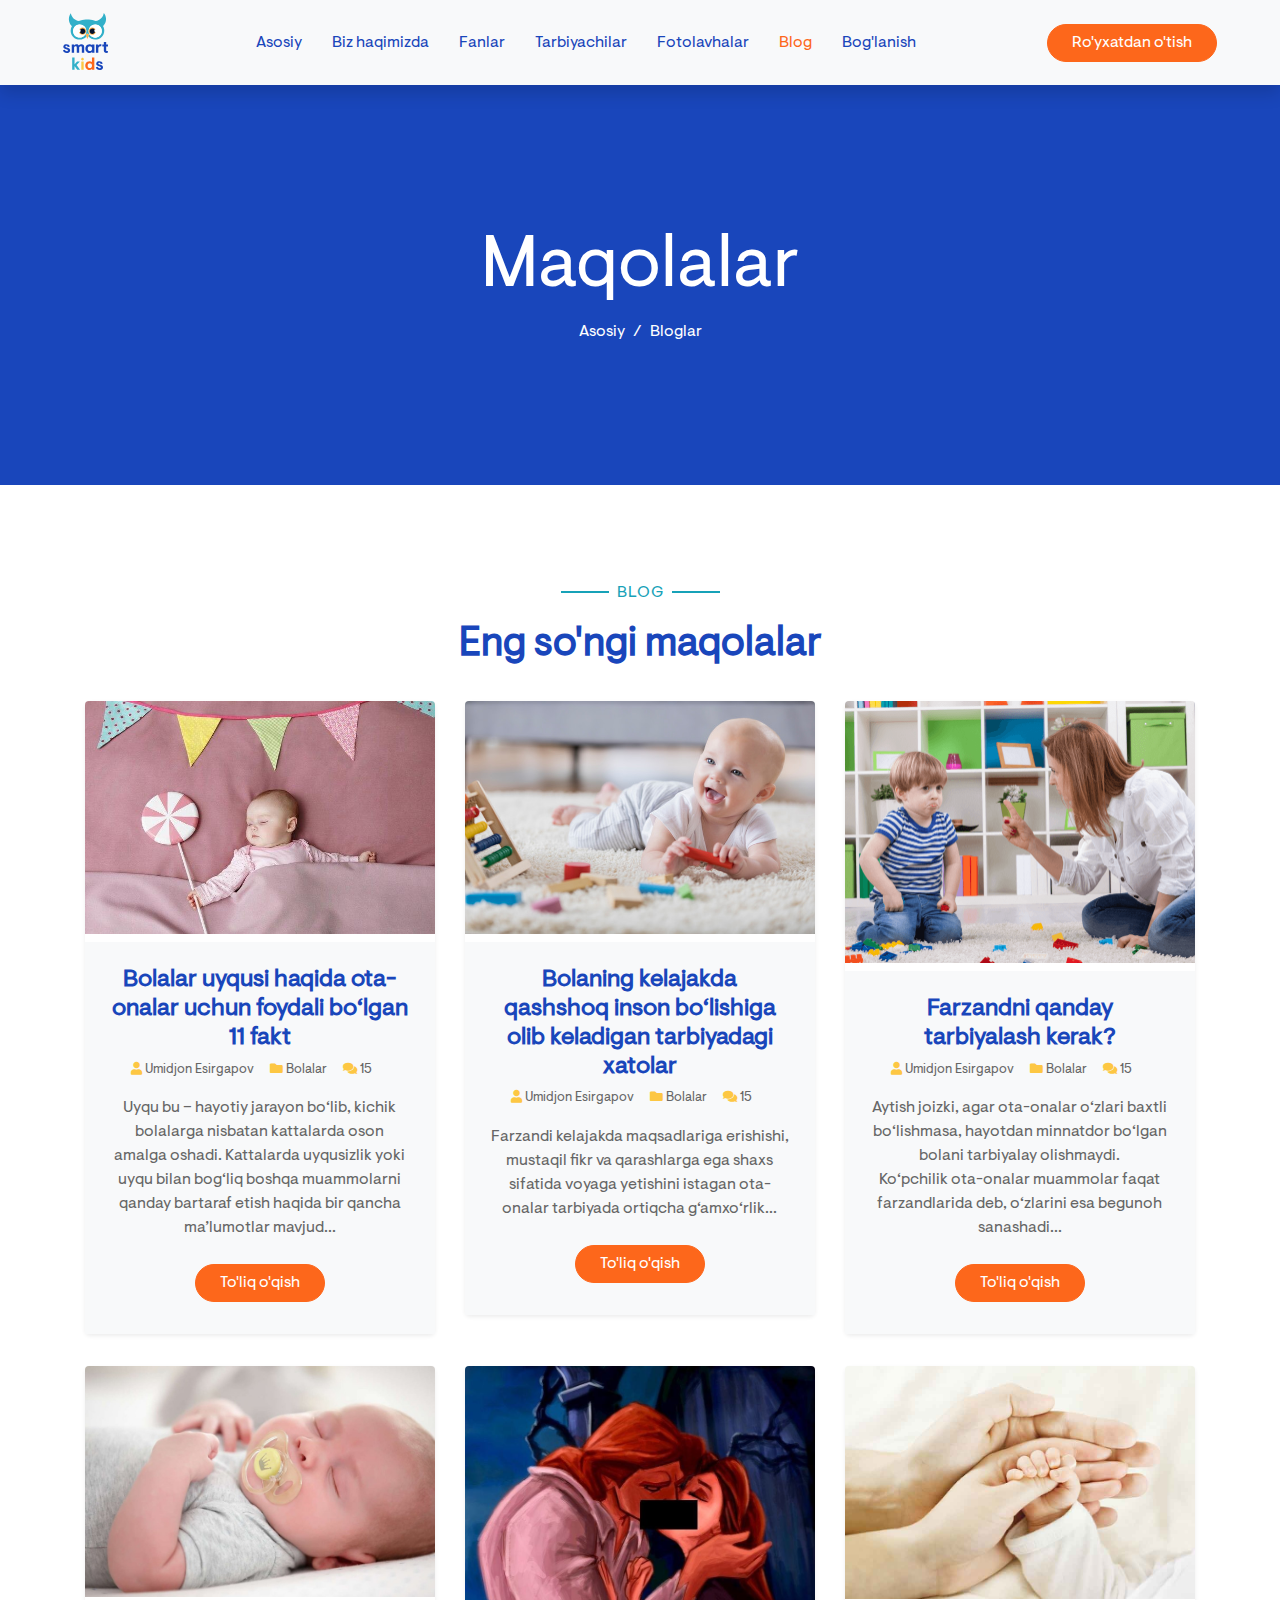
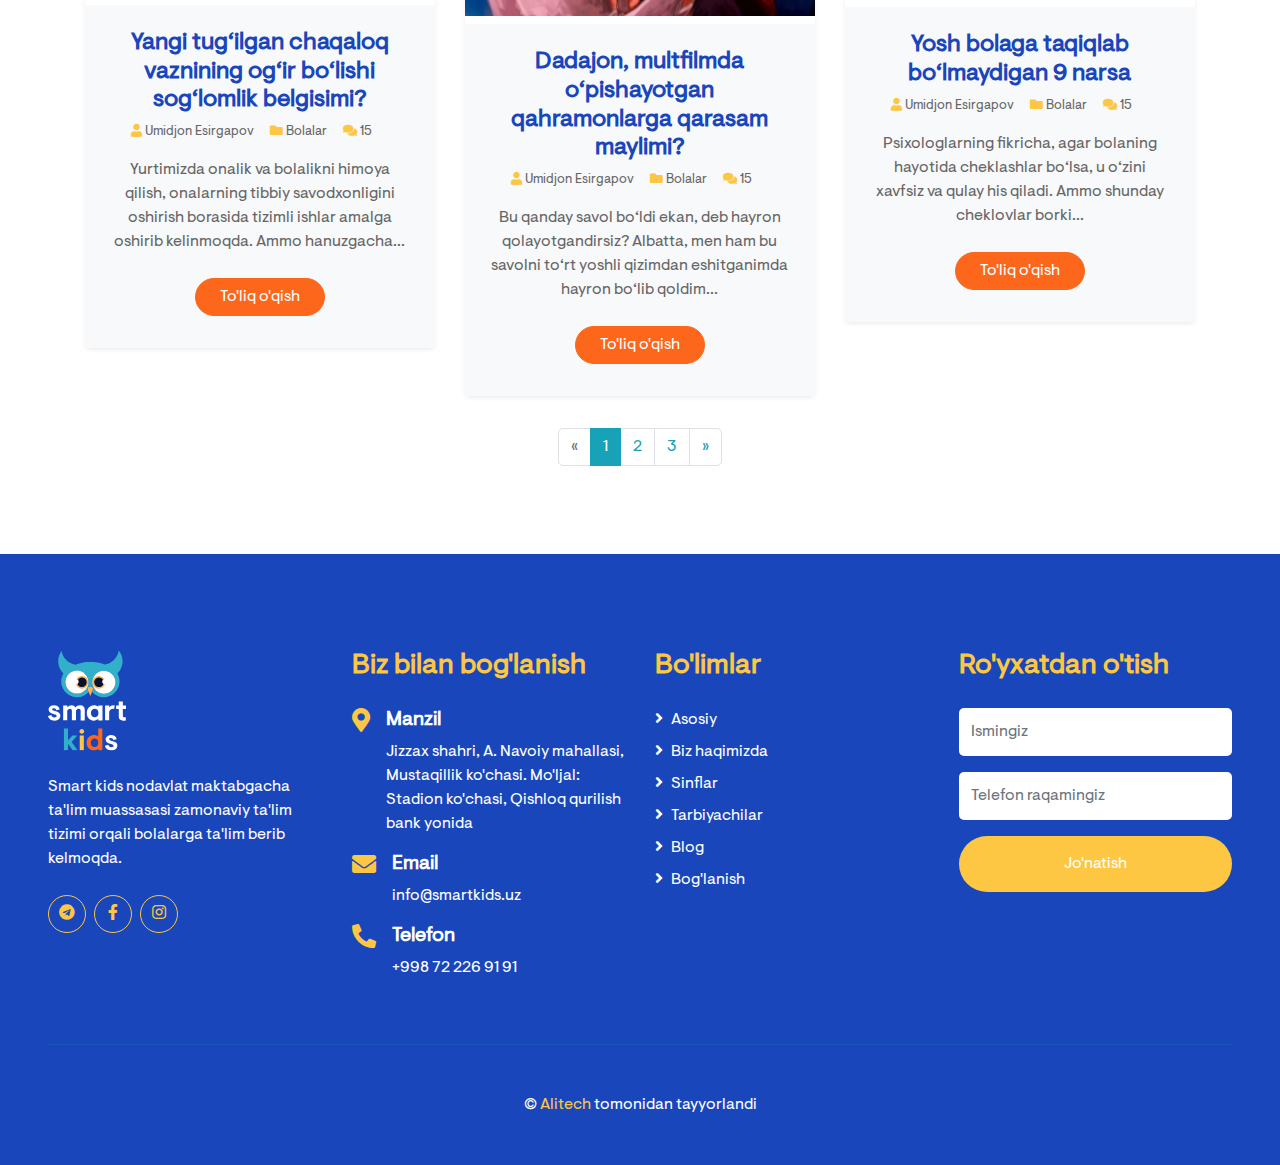
<file: blog.html>
<!DOCTYPE html>
<html lang="en">

<head>
    <meta charset="utf-8">
    <title>Smart kids - Inavatsion bog'cha</title>
    <meta content="width=device-width, initial-scale=1.0" name="viewport">
    <meta content="Free HTML Templates" name="keywords">
    <meta content="Free HTML Templates" name="description">

    <!-- Favicon -->
    <link href="img/favicon.ico" rel="icon">

    <!-- Title img -->
    <link rel="icon" href="img/dark.ico" type="image/gif">
    
    <!-- Google Web Fonts -->
    <link rel="preconnect" href="https://fonts.gstatic.com">
    <link href="https://fonts.googleapis.com/css2?family=Handlee&family=Nunito&display=swap" rel="stylesheet">

    <!-- Font Awesome -->
    <link href="https://cdnjs.cloudflare.com/ajax/libs/font-awesome/5.10.0/css/all.min.css" rel="stylesheet">

    <!-- Flaticon Font -->
    <link href="lib/flaticon/font/flaticon.css" rel="stylesheet">

    <!-- Libraries Stylesheet -->
    <link href="lib/owlcarousel/assets/owl.carousel.min.css" rel="stylesheet">
    <link href="lib/lightbox/css/lightbox.min.css" rel="stylesheet">

    <!-- Customized Bootstrap Stylesheet -->
    <link href="css/style.css" rel="stylesheet">
</head>

<body>
    <!-- Navbar Start -->
    <div class="container-fluid bg-light position-relative shadow">
        <nav class="navbar navbar-expand-lg bg-light navbar-light py-3 py-lg-0 px-0 px-lg-5">
            <a href="index.html" class="navbar-brand text-secondary" style="font-size: 50px;">
                <img src="img/logo.svg" />
            </a>
            <button type="button" class="navbar-toggler" data-toggle="collapse" data-target="#navbarCollapse">
                <span class="navbar-toggler-icon"></span>
            </button>
            <div class="collapse navbar-collapse justify-content-between" id="navbarCollapse">
                <div class="navbar-nav mx-auto py-0">
                    <a href="index.html" class="nav-item nav-link">Asosiy</a>
                    <a href="about.html" class="nav-item nav-link">Biz haqimizda</a>
                    <a href="class.html" class="nav-item nav-link">Fanlar</a>
                    <a href="team.html" class="nav-item nav-link">Tarbiyachilar</a>
                    <a href="gallery.html" class="nav-item nav-link">Fotolavhalar</a>
                    <a href="blog.html" class="nav-item nav-link active">Blog</a>
                    <a href="contact.html" class="nav-item nav-link">Bog'lanish</a>
                </div>
                <a href="index.html#reg" class="btn btn-primary px-4">Ro'yxatdan o'tish</a>
            </div>
        </nav>
    </div>
    <!-- Navbar End -->


    <!-- Header Start -->
    <div class="container-fluid bg-primary mb-5">
        <div class="d-flex flex-column align-items-center justify-content-center" style="min-height: 400px">
            <h3 class="display-3 font-weight-bold text-white">Maqolalar</h3>
            <div class="d-inline-flex text-white">
                <p class="m-0"><a class="text-white" href="index.html">Asosiy</a></p>
                <p class="m-0 px-2">/</p>
                <p class="m-0">Bloglar</p>
            </div>
        </div>
    </div>
    <!-- Header End -->


    <!-- Blog Start -->
    <div class="container-fluid pt-5">
        <div class="container">
            <div class="text-center pb-2">
                <p class="section-title px-5"><span class="px-2">Blog</span></p>
                <h1 class="mb-4">Eng so'ngi maqolalar</h1>
            </div>
            <div class="row pb-3">
                <div class="col-lg-4 mb-4">
                    <div class="card border-0 shadow-sm mb-2">
                        <img class="card-img-top mb-2" src="img/blog-1.jpg" alt="">
                        <div class="card-body bg-light text-center p-4">
                            <h4 class="">Bolalar uyqusi haqida ota-onalar uchun foydali bo‘lgan 11 fakt</h4>
                            <div class="d-flex justify-content-center mb-3">
                                <small class="mr-3"><i class="fa fa-user text-primary"></i> Umidjon Esirgapov</small>
                                <small class="mr-3"><i class="fa fa-folder text-primary"></i> Bolalar</small>
                                <small class="mr-3"><i class="fa fa-comments text-primary"></i> 15</small>
                            </div>
                            <p>Uyqu bu – hayotiy jarayon bo‘lib, kichik bolalarga nisbatan kattalarda oson amalga oshadi. Kattalarda uyqusizlik yoki uyqu bilan bog‘liq boshqa muammolarni qanday bartaraf etish haqida bir qancha ma’lumotlar mavjud...</p>
                            <a href="https://telegra.ph/Bolalar-uyqusi-haqida-ota-onalar-uchun-foydali-bolgan-11-fakt-12-12" class="btn btn-primary px-4 mx-auto my-2">To'liq o'qish</a>
                        </div>
                    </div>
                </div>
                <div class="col-lg-4 mb-4">
                    <div class="card border-0 shadow-sm mb-2">
                        <img class="card-img-top mb-2" src="img/blog-2.jpg" alt="">
                        <div class="card-body bg-light text-center p-4">
                            <h4 class="">Bolaning kelajakda qashshoq inson bo‘lishiga olib keladigan tarbiyadagi xatolar</h4>
                            <div class="d-flex justify-content-center mb-3">
                                <small class="mr-3"><i class="fa fa-user text-primary"></i> Umidjon Esirgapov</small>
                                <small class="mr-3"><i class="fa fa-folder text-primary"></i> Bolalar</small>
                                <small class="mr-3"><i class="fa fa-comments text-primary"></i> 15</small>
                            </div>
                            <p>Farzandi kelajakda maqsadlariga erishishi, mustaqil fikr va qarashlarga ega shaxs sifatida voyaga yetishini istagan ota-onalar tarbiyada ortiqcha g‘amxo‘rlik...</p>
                            <a href="https://telegra.ph/Bolaning-kelajakda-qashshoq-inson-bolishiga-olib-keladigan-tarbiyadagi-xatolar-11-27" class="btn btn-primary px-4 mx-auto my-2">To'liq o'qish</a>
                        </div>
                    </div>
                </div>
                <div class="col-lg-4 mb-4">
                    <div class="card border-0 shadow-sm mb-2">
                        <img class="card-img-top mb-2" src="img/blog-3.jpg" alt="">
                        <div class="card-body bg-light text-center p-4">
                            <h4 class="">Farzandni qanday tarbiyalash kerak?</h4>
                            <div class="d-flex justify-content-center mb-3">
                                <small class="mr-3"><i class="fa fa-user text-primary"></i> Umidjon Esirgapov</small>
                                <small class="mr-3"><i class="fa fa-folder text-primary"></i> Bolalar</small>
                                <small class="mr-3"><i class="fa fa-comments text-primary"></i> 15</small>
                            </div>
                            <p>Aytish joizki, agar ota-onalar o‘zlari baxtli bo‘lishmasa, hayotdan minnatdor bo‘lgan 
                                bolani tarbiyalay olishmaydi. <br> Ko‘pchilik ota-onalar muammolar faqat farzandlarida 
                                deb, o‘zlarini esa begunoh sanashadi...</p>
                            <a href="https://telegra.ph/Farzandni-qanday-tarbiyalash-kerak-11-21" class="btn btn-primary px-4 mx-auto my-2">To'liq o'qish</a>
                        </div>
                    </div>
                </div>
                <div class="col-lg-4 mb-4">
                    <div class="card border-0 shadow-sm mb-2">
                        <img class="card-img-top mb-2" src="img/blog-4.png" alt="">
                        <div class="card-body bg-light text-center p-4">
                            <h4 class="">Yangi tug‘ilgan chaqaloq vaznining og‘ir bo‘lishi sog‘lomlik belgisimi?</h4>
                            <div class="d-flex justify-content-center mb-3">
                                <small class="mr-3"><i class="fa fa-user text-primary"></i> Umidjon Esirgapov</small>
                                <small class="mr-3"><i class="fa fa-folder text-primary"></i> Bolalar</small>
                                <small class="mr-3"><i class="fa fa-comments text-primary"></i> 15</small>
                            </div>
                            <p>Yurtimizda onalik va bolalikni himoya qilish, onalarning tibbiy savodxonligini oshirish borasida tizimli ishlar amalga oshirib kelinmoqda. Ammo hanuzgacha...</p>
                            <a href="https://telegra.ph/Yangi-tugilgan-chaqaloq-vaznining-ogir-bolishi-soglomlik-belgisimi-11-16" class="btn btn-primary px-4 mx-auto my-2">To'liq o'qish</a>
                        </div>
                    </div>
                </div>
                <div class="col-lg-4 mb-4">
                    <div class="card border-0 shadow-sm mb-2">
                        <img class="card-img-top mb-2" src="img/blog-5.jpg" alt="">
                        <div class="card-body bg-light text-center p-4">
                            <h4 class="">Dadajon, multfilmda o‘pishayotgan qahramonlarga qarasam maylimi?</h4>
                            <div class="d-flex justify-content-center mb-3">
                                <small class="mr-3"><i class="fa fa-user text-primary"></i> Umidjon Esirgapov</small>
                                <small class="mr-3"><i class="fa fa-folder text-primary"></i> Bolalar</small>
                                <small class="mr-3"><i class="fa fa-comments text-primary"></i> 15</small>
                            </div>
                            <p>Bu qanday savol bo‘ldi ekan, deb hayron qolayotgandirsiz? Albatta, men ham bu savolni to‘rt yoshli qizimdan 
                                eshitganimda hayron bo‘lib qoldim...</p>
                            <a href="https://telegra.ph/Dadajon-multfilmda-opishayotgan-qahramonlarga-qarasam-maylimi-11-08" class="btn btn-primary px-4 mx-auto my-2">To'liq o'qish</a>
                        </div>
                    </div>
                </div>
                <div class="col-lg-4 mb-4">
                    <div class="card border-0 shadow-sm mb-2">
                        <img class="card-img-top mb-2" src="img/blog-6.png" alt="">
                        <div class="card-body bg-light text-center p-4">
                            <h4 class="">Yosh bolaga taqiqlab bo‘lmaydigan 9 narsa</h4>
                            <div class="d-flex justify-content-center mb-3">
                                <small class="mr-3"><i class="fa fa-user text-primary"></i> Umidjon Esirgapov</small>
                                <small class="mr-3"><i class="fa fa-folder text-primary"></i> Bolalar</small>
                                <small class="mr-3"><i class="fa fa-comments text-primary"></i> 15</small>
                            </div>
                            <p>Psixologlarning fikricha, agar bolaning hayotida cheklashlar bo‘lsa, u 
                                o‘zini xavfsiz va qulay his qiladi. Ammo shunday cheklovlar borki...</p>
                            <a href="https://telegra.ph/Yosh-bolaga-taqiqlab-bolmaydigan-9-narsa-11-07" class="btn btn-primary px-4 mx-auto my-2">To'liq o'qish</a>
                        </div>
                    </div>
                </div>
                <div class="col-md-12 mb-4">
                    <nav aria-label="Page navigation">
                        <ul class="pagination justify-content-center mb-0">
                            <li class="page-item disabled">
                                <a class="page-link" href="#" aria-label="Previous">
                                    <span aria-hidden="true">&laquo;</span>
                                    <span class="sr-only">Previous</span>
                                </a>
                            </li>
                            <li class="page-item active"><a class="page-link" href="#">1</a></li>
                            <li class="page-item"><a class="page-link" href="#">2</a></li>
                            <li class="page-item"><a class="page-link" href="#">3</a></li>
                            <li class="page-item">
                                <a class="page-link" href="#" aria-label="Next">
                                    <span aria-hidden="true">&raquo;</span>
                                    <span class="sr-only">Next</span>
                                </a>
                            </li>
                        </ul>
                    </nav>
                </div>
            </div>
        </div>
    </div>
    <!-- Blog End -->


    <!-- Footer Start -->
    <div class="container-fluid bg-primary text-white mt-5 py-5 px-sm-3 px-md-5">
        <div class="row pt-5">
            <div class="col-lg-3 col-md-6 mb-5">
                <a href="index.html" class="navbar-brand text-primary m-0 mb-4 p-0"
                    style="font-size: 40px; line-height: 40px;">
                    <img src="img/logo-footer.svg" />
                </a>
                <p>Smart kids nodavlat maktabgacha ta'lim muassasasi zamonaviy ta'lim tizimi orqali bolalarga ta'lim
                    berib kelmoqda.</p>
                <div class="d-flex justify-content-start mt-4">
                    <a class="btn btn-outline-primary rounded-circle text-center mr-2 px-0"
                        style="width: 38px; height: 38px;" href="https://t.me/smartkids_jizzakh"><i
                            class="fab fa-telegram"></i></a>
                    <a class="btn btn-outline-primary rounded-circle text-center mr-2 px-0"
                        style="width: 38px; height: 38px;" href="https://www.facebook.com/smartkids.jizzakh/"><i
                            class="fab fa-facebook-f"></i></a>
                    <a class="btn btn-outline-primary rounded-circle text-center mr-2 px-0"
                        style="width: 38px; height: 38px;" href="https://www.instagram.com/smartkids.jizzakh/"><i
                            class="fab fa-instagram"></i></a>
                </div>
            </div>
            <div class="col-lg-3 col-md-6 mb-5">
                <h3 class="text-primary mb-4">Biz bilan bog'lanish
                </h3>
                <div class="d-flex">
                    <h4 class="fa fa-map-marker-alt text-primary"></h4>
                    <div class="pl-3">
                        <h5 class="text-white">Manzil</h5>
                        <p> Jizzax shahri, A. Navoiy mahallasi, Mustaqillik ko'chasi. Mo'ljal: Stadion ko'chasi, Qishloq
                            qurilish bank yonida</p>
                    </div>
                </div>
                <div class="d-flex">
                    <h4 class="fa fa-envelope text-primary"></h4>
                    <div class="pl-3">
                        <h5 class="text-white">Email</h5>
                        <p>info@smartkids.uz</p>
                    </div>
                </div>
                <div class="d-flex">
                    <h4 class="fa fa-phone-alt text-primary"></h4>
                    <div class="pl-3">
                        <h5 class="text-white">Telefon</h5>
                        <p>+998 72 226 91 91</p>
                    </div>
                </div>
            </div>
            <div class="col-lg-3 col-md-6 mb-5">
                <h3 class="text-primary mb-4">Bo'limlar</h3>
                <div class="d-flex flex-column justify-content-start">
                    <a class="text-white mb-2" href="index.html"><i class="fa fa-angle-right mr-2"></i>Asosiy</a>
                    <a class="text-white mb-2" href="about.html"><i class="fa fa-angle-right mr-2"></i>Biz
                        haqimizda</a>
                    <a class="text-white mb-2" href="class.html"><i class="fa fa-angle-right mr-2"></i>Sinflar</a>
                    <a class="text-white mb-2" href="team.html"><i class="fa fa-angle-right mr-2"></i>Tarbiyachilar</a>
                    <a class="text-white mb-2" href="blog.html"><i class="fa fa-angle-right mr-2"></i>Blog</a>
                    <a class="text-white" href="contact.html"><i class="fa fa-angle-right mr-2"></i>Bog'lanish</a>
                </div>
            </div>
            <div class="col-lg-3 col-md-6 mb-5">
                <h3 class="text-primary mb-4">Ro'yxatdan o'tish</h3>
                <form action="">
                    <div class="form-group">
                        <input type="text" class="form-control border-0 py-4" placeholder="Ismingiz"
                            required="required" />
                    </div>
                    <div class="form-group">
                        <input type="tel" class="form-control border-0 py-4" placeholder="Telefon raqamingiz"
                            required="required" />
                    </div>
                    <div>
                        <button class="btn btn-secondary btn-block border-0 py-3" type="submit">Jo'natish</button>
                    </div>
                </form>
            </div>
        </div>
        <div class="container-fluid pt-5" style="border-top: 1px solid rgba(23, 162, 184, .2);;">
            <p class="m-0 text-center text-white">
                &copy; <a class="text-primary" href="https://alitech.uz">Alitech</a>
                tomonidan tayyorlandi
            </p>
        </div>
    </div>
    <!-- Footer End -->


    <!-- Back to Top -->
    <a href="#" class="btn btn-primary p-3 back-to-top"><i class="fa fa-angle-double-up"></i></a>


    <!-- JavaScript Libraries -->
    <script src="https://code.jquery.com/jquery-3.4.1.min.js"></script>
    <script src="https://stackpath.bootstrapcdn.com/bootstrap/4.4.1/js/bootstrap.bundle.min.js"></script>
    <script src="lib/easing/easing.min.js"></script>
    <script src="lib/owlcarousel/owl.carousel.min.js"></script>
    <script src="lib/isotope/isotope.pkgd.min.js"></script>
    <script src="lib/lightbox/js/lightbox.min.js"></script>

    <!-- Contact Javascript File -->
    <script src="mail/jqBootstrapValidation.min.js"></script>
    <script src="mail/contact.js"></script>

    <!-- Template Javascript -->
    <script src="js/main.js"></script>
</body>

</html>
</file>
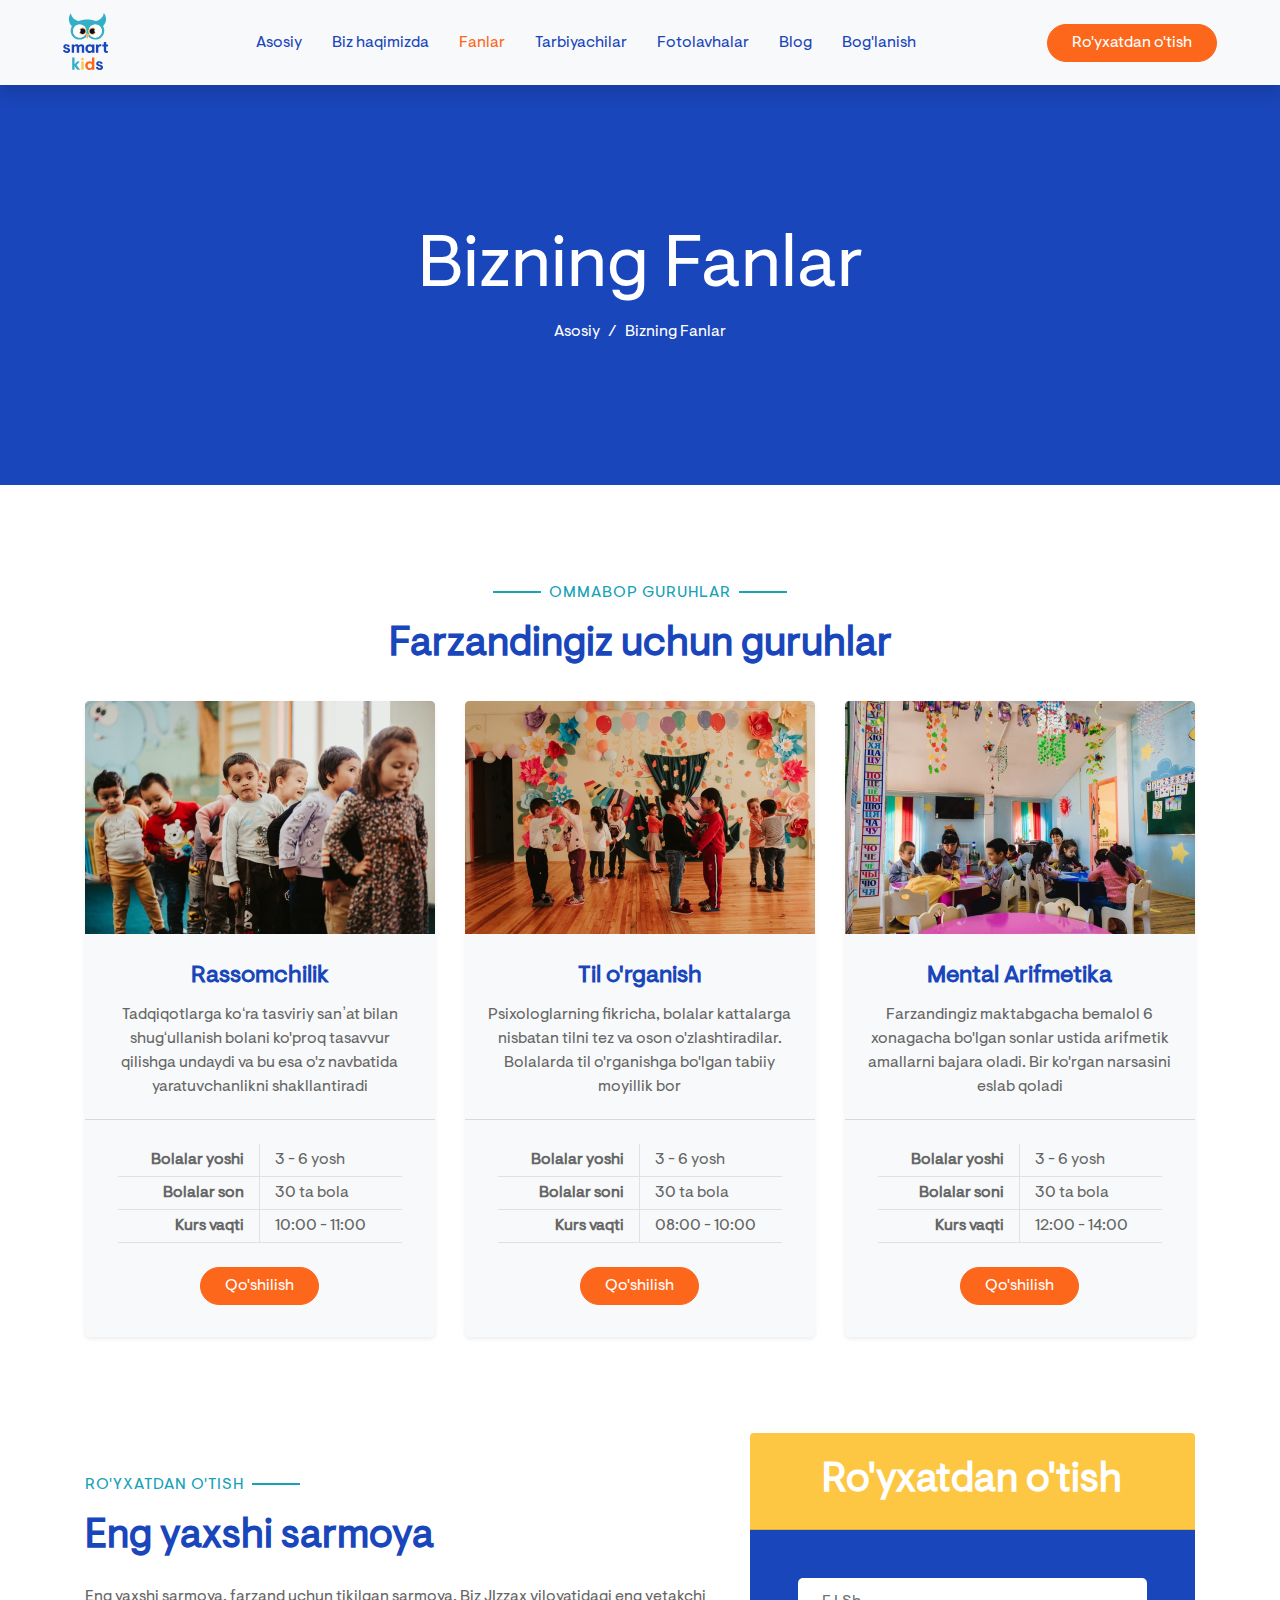
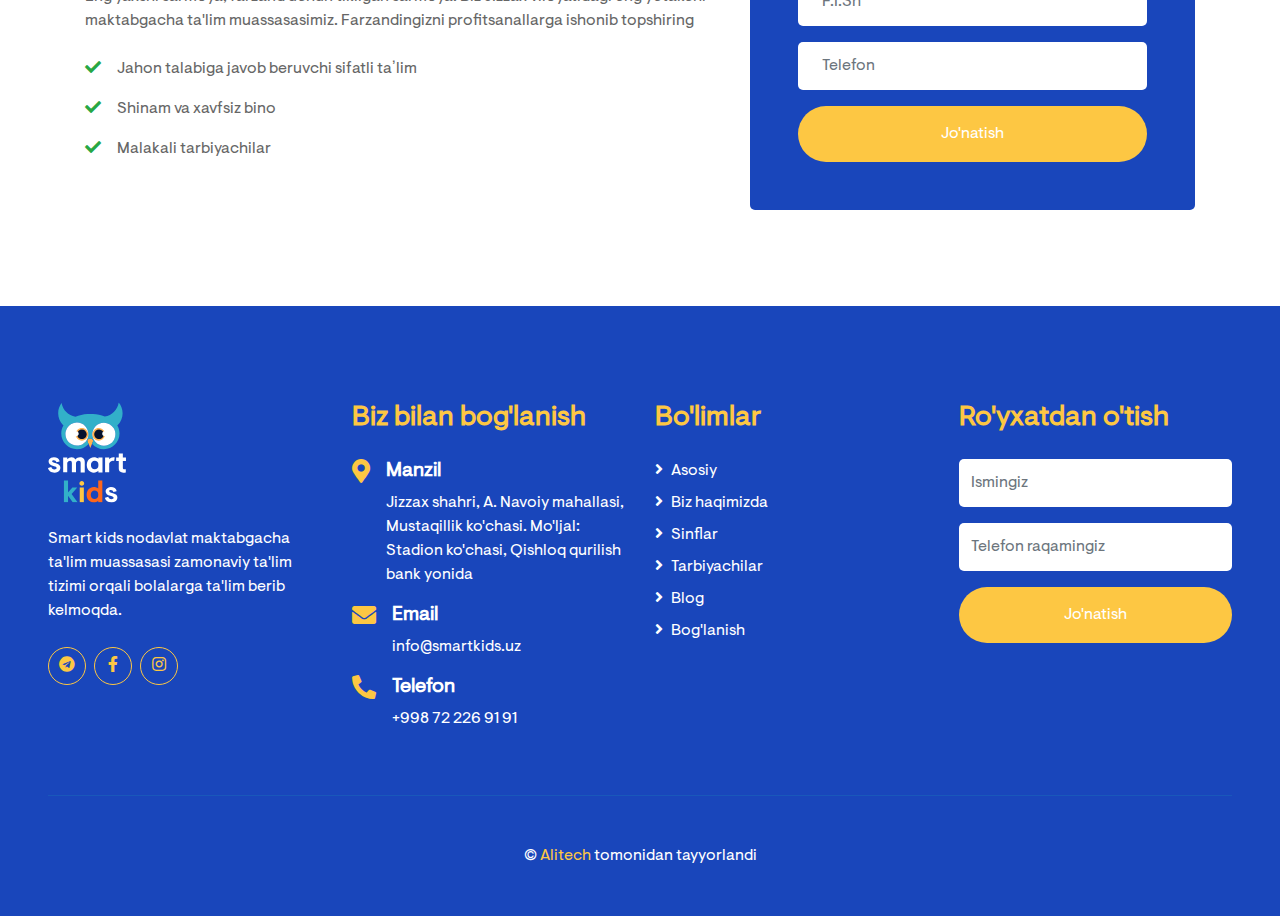
<file: class.html>
<!DOCTYPE html>
<html lang="en">

<head>
    <meta charset="utf-8">
    <title>Smart kids - Inavatsion bog'cha</title>
    <meta content="width=device-width, initial-scale=1.0" name="viewport">
    <meta content="Free HTML Templates" name="keywords">
    <meta content="Free HTML Templates" name="description">

    <!-- Favicon -->
    <link href="img/favicon.ico" rel="icon">

    <!-- Title img -->
    <link rel="icon" href="img/dark.ico" type="image/gif">
    
    <!-- Google Web Fonts -->
    <link rel="preconnect" href="https://fonts.gstatic.com">
    <link href="https://fonts.googleapis.com/css2?family=Handlee&family=Nunito&display=swap" rel="stylesheet">

    <!-- Font Awesome -->
    <link href="https://cdnjs.cloudflare.com/ajax/libs/font-awesome/5.10.0/css/all.min.css" rel="stylesheet">

    <!-- Flaticon Font -->
    <link href="lib/flaticon/font/flaticon.css" rel="stylesheet">

    <!-- Libraries Stylesheet -->
    <link href="lib/owlcarousel/assets/owl.carousel.min.css" rel="stylesheet">
    <link href="lib/lightbox/css/lightbox.min.css" rel="stylesheet">

    <!-- Customized Bootstrap Stylesheet -->
    <link href="css/style.css" rel="stylesheet">
</head>

<body>
    <!-- Navbar Start -->
    <div class="container-fluid bg-light position-relative shadow">
        <nav class="navbar navbar-expand-lg bg-light navbar-light py-3 py-lg-0 px-0 px-lg-5">
            <a href="index.html" class="navbar-brand text-secondary" style="font-size: 50px;">
                <img src="img/logo.svg" />
            </a>
            <button type="button" class="navbar-toggler" data-toggle="collapse" data-target="#navbarCollapse">
                <span class="navbar-toggler-icon"></span>
            </button>
            <div class="collapse navbar-collapse justify-content-between" id="navbarCollapse">
                <div class="navbar-nav mx-auto py-0">
                    <a href="index.html" class="nav-item nav-link">Asosiy</a>
                    <a href="about.html" class="nav-item nav-link">Biz haqimizda</a>
                    <a href="class.html" class="nav-item nav-link active">Fanlar</a>
                    <a href="team.html" class="nav-item nav-link">Tarbiyachilar</a>
                    <a href="gallery.html" class="nav-item nav-link">Fotolavhalar</a>
                    <a href="blog.html" class="nav-item nav-link">Blog</a>
                    <a href="contact.html" class="nav-item nav-link">Bog'lanish</a>
                </div>
                <a href="index.html#reg" class="btn btn-primary px-4">Ro'yxatdan o'tish</a>
            </div>
        </nav>
    </div>
    <!-- Navbar End -->


    <!-- Header Start -->
    <div class="container-fluid bg-primary mb-5">
        <div class="d-flex flex-column align-items-center justify-content-center" style="min-height: 400px">
            <h3 class="display-3 font-weight-bold text-white">Bizning Fanlar</h3>
            <div class="d-inline-flex text-white">
                <p class="m-0"><a class="text-white" href="index.html">Asosiy</a></p>
                <p class="m-0 px-2">/</p>
                <p class="m-0">Bizning Fanlar</p>
            </div>
        </div>
    </div>
    <!-- Header End -->


    <!-- Class Start -->
    <div class="container-fluid pt-5">
        <div class="container">
            <div class="text-center pb-2">
                <p class="section-title px-5"><span class="px-2">OMMABOP GURUHLAR</span></p>
                <h1 class="mb-4">Farzandingiz uchun guruhlar</h1>
            </div>
            <div class="row">
                <div class="col-lg-4 mb-5">
                    <div class="card border-0 bg-light shadow-sm pb-2">
                        <img class="card-img-top mb-2" src="img/class-1.jpg" alt="">
                        <div class="card-body text-center">
                            <h4 class="card-title">Rassomchilik</h4>
                            <p class="card-text">Tadqiqotlarga koʻra tasviriy sanʼat bilan shugʻullanish bolani ko'proq
                                tasavvur qilishga undaydi va bu esa o'z navbatida yaratuvchanlikni shakllantiradi</p>
                        </div>
                        <div class="card-footer bg-transparent py-4 px-5">
                            <div class="row border-bottom">
                                <div class="col-6 py-1 text-right border-right"><strong>Bolalar yoshi</strong></div>
                                <div class="col-6 py-1">3 - 6 yosh</div>
                            </div>
                            <div class="row border-bottom">
                                <div class="col-6 py-1 text-right border-right"><strong>Bolalar son</strong></div>
                                <div class="col-6 py-1">30 ta bola</div>
                            </div>
                            <div class="row border-bottom">
                                <div class="col-6 py-1 text-right border-right"><strong>Kurs vaqti</strong></div>
                                <div class="col-6 py-1">10:00 - 11:00</div>
                            </div>
                        </div>
                        <a href="contact.html" class="btn btn-primary px-4 mx-auto mb-4">Qo'shilish</a>
                    </div>
                </div>
                <div class="col-lg-4 mb-5">
                    <div class="card border-0 bg-light shadow-sm pb-2">
                        <img class="card-img-top mb-2" src="img/class-2.jpg" alt="">
                        <div class="card-body text-center">
                            <h4 class="card-title">Til o'rganish</h4>
                            <p class="card-text">Psixologlarning fikricha, bolalar kattalarga nisbatan tilni tez va oson
                                o'zlashtiradilar. Bolalarda til o'rganishga bo'lgan tabiiy moyillik bor</p>
                        </div>
                        <div class="card-footer bg-transparent py-4 px-5">
                            <div class="row border-bottom">
                                <div class="col-6 py-1 text-right border-right"><strong>Bolalar yoshi</strong></div>
                                <div class="col-6 py-1">3 - 6 yosh</div>
                            </div>
                            <div class="row border-bottom">
                                <div class="col-6 py-1 text-right border-right"><strong>Bolalar soni</strong></div>
                                <div class="col-6 py-1">30 ta bola</div>
                            </div>
                            <div class="row border-bottom">
                                <div class="col-6 py-1 text-right border-right"><strong>Kurs vaqti</strong></div>
                                <div class="col-6 py-1">08:00 - 10:00</div>
                            </div>
                        </div>
                        <a href="contact.html" class="btn btn-primary px-4 mx-auto mb-4">Qo'shilish</a>
                    </div>
                </div>
                <div class="col-lg-4 mb-5">
                    <div class="card border-0 bg-light shadow-sm pb-2">
                        <img class="card-img-top mb-2" src="img/class-3.jpg" alt="">
                        <div class="card-body text-center">
                            <h4 class="card-title">Mental Arifmetika</h4>
                            <p class="card-text">Farzandingiz maktabgacha bemalol 6 xonagacha bo'lgan sonlar ustida
                                arifmetik amallarni bajara oladi. Bir ko'rgan narsasini eslab qoladi</p>
                        </div>
                        <div class="card-footer bg-transparent py-4 px-5">
                            <div class="row border-bottom">
                                <div class="col-6 py-1 text-right border-right"><strong>Bolalar yoshi
                                    </strong></div>
                                <div class="col-6 py-1">3 - 6 yosh</div>
                            </div>
                            <div class="row border-bottom">
                                <div class="col-6 py-1 text-right border-right"><strong>Bolalar soni</strong></div>
                                <div class="col-6 py-1">30 ta bola</div>
                            </div>
                            <div class="row border-bottom">
                                <div class="col-6 py-1 text-right border-right"><strong>Kurs vaqti</strong></div>
                                <div class="col-6 py-1">12:00 - 14:00
                                </div>
                            </div>
                        </div>
                        <a href="contact.html" class="btn btn-primary px-4 mx-auto mb-4">Qo'shilish</a>
                    </div>
                </div>
            </div>
        </div>
    </div>
    <!-- Class End -->


    <!-- Registration Start -->
    <div class="container-fluid py-5">
        <div class="container">
            <div class="row align-items-center">
                <div class="col-lg-7 mb-5 mb-lg-0">
                    <p class="section-title pr-5"><span class="pr-2">Ro'yxatdan o'tish</span></p>
                    <h1 class="mb-4">Eng yaxshi sarmoya</h1>
                    <p>Eng yaxshi sarmoya, farzand uchun tikilgan sarmoya. Biz JIzzax viloyatidagi eng yetakchi
                        maktabgacha ta'lim muassasasimiz. Farzandingizni profitsanallarga ishonib topshiring</p>
                    <ul class="list-inline m-0">
                        <li class="py-2"><i class="fa fa-check text-success mr-3"></i>Jahon talabiga javob beruvchi
                            sifatli taʼlim

                        </li>
                        <li class="py-2"><i class="fa fa-check text-success mr-3"></i>Shinam va xavfsiz bino</li>
                        <li class="py-2"><i class="fa fa-check text-success mr-3"></i>Malakali tarbiyachilar
                        </li>
                    </ul>
                    <!-- <a href="" class="btn btn-primary mt-4 py-2 px-4">Book Now</a> -->
                </div>
                <div class="col-lg-5">
                    <div class="card border-0">
                        <div class="card-header bg-secondary text-center p-4">
                            <h1 class="text-white m-0">Ro'yxatdan o'tish</h1>
                        </div>
                        <div class="card-body rounded-bottom bg-primary p-5">
                            <form>
                                <div class="form-group">
                                    <input type="text" class="form-control border-0 p-4" placeholder="F.I.Sh"
                                        required="required" />
                                </div>
                                <div class="form-group">
                                    <input type="tel" class="form-control border-0 p-4" placeholder="Telefon"
                                        required="required" />
                                </div>
                                <div class="form-group">
                                    <!-- <select class="custom-select border-0 px-4" style="height: 47px;">
                                        <option selected>Select A Class</option>
                                        <option value="1">Class 1</option>
                                        <option value="2">Class 1</option>
                                        <option value="3">Class 1</option>
                                    </select> -->
                                </div>
                                <div>
                                    <button class="btn btn-secondary btn-block border-0 py-3"
                                        type="submit">Jo'natish</button>
                                </div>
                            </form>
                        </div>
                    </div>
                </div>
            </div>
        </div>
    </div>
    <!-- Registration End -->


    <!-- Footer Start -->
    <div class="container-fluid bg-primary text-white mt-5 py-5 px-sm-3 px-md-5">
        <div class="row pt-5">
            <div class="col-lg-3 col-md-6 mb-5">
                <a href="index.html" class="navbar-brand text-primary m-0 mb-4 p-0"
                    style="font-size: 40px; line-height: 40px;">
                    <img src="img/logo-footer.svg" />
                </a>
                <p>Smart kids nodavlat maktabgacha ta'lim muassasasi zamonaviy ta'lim tizimi orqali bolalarga ta'lim
                    berib kelmoqda.</p>
                <div class="d-flex justify-content-start mt-4">
                    <a class="btn btn-outline-primary rounded-circle text-center mr-2 px-0"
                        style="width: 38px; height: 38px;" href="https://t.me/smartkids_jizzakh"><i
                            class="fab fa-telegram"></i></a>
                    <a class="btn btn-outline-primary rounded-circle text-center mr-2 px-0"
                        style="width: 38px; height: 38px;" href="https://www.facebook.com/smartkids.jizzakh/"><i
                            class="fab fa-facebook-f"></i></a>
                    <a class="btn btn-outline-primary rounded-circle text-center mr-2 px-0"
                        style="width: 38px; height: 38px;" href="https://www.instagram.com/smartkids.jizzakh/"><i
                            class="fab fa-instagram"></i></a>
                </div>
            </div>
            <div class="col-lg-3 col-md-6 mb-5">
                <h3 class="text-primary mb-4">Biz bilan bog'lanish
                </h3>
                <div class="d-flex">
                    <h4 class="fa fa-map-marker-alt text-primary"></h4>
                    <div class="pl-3">
                        <h5 class="text-white">Manzil</h5>
                        <p> Jizzax shahri, A. Navoiy mahallasi, Mustaqillik ko'chasi. Mo'ljal: Stadion ko'chasi, Qishloq
                            qurilish bank yonida</p>
                    </div>
                </div>
                <div class="d-flex">
                    <h4 class="fa fa-envelope text-primary"></h4>
                    <div class="pl-3">
                        <h5 class="text-white">Email</h5>
                        <p>info@smartkids.uz</p>
                    </div>
                </div>
                <div class="d-flex">
                    <h4 class="fa fa-phone-alt text-primary"></h4>
                    <div class="pl-3">
                        <h5 class="text-white">Telefon</h5>
                        <p>+998 72 226 91 91</p>
                    </div>
                </div>
            </div>
            <div class="col-lg-3 col-md-6 mb-5">
                <h3 class="text-primary mb-4">Bo'limlar</h3>
                <div class="d-flex flex-column justify-content-start">
                    <a class="text-white mb-2" href="index.html"><i class="fa fa-angle-right mr-2"></i>Asosiy</a>
                    <a class="text-white mb-2" href="about.html"><i class="fa fa-angle-right mr-2"></i>Biz
                        haqimizda</a>
                    <a class="text-white mb-2" href="class.html"><i class="fa fa-angle-right mr-2"></i>Sinflar</a>
                    <a class="text-white mb-2" href="team.html"><i class="fa fa-angle-right mr-2"></i>Tarbiyachilar</a>
                    <a class="text-white mb-2" href="blog.html"><i class="fa fa-angle-right mr-2"></i>Blog</a>
                    <a class="text-white" href="contact.html"><i class="fa fa-angle-right mr-2"></i>Bog'lanish</a>
                </div>
            </div>
            <div class="col-lg-3 col-md-6 mb-5">
                <h3 class="text-primary mb-4">Ro'yxatdan o'tish</h3>
                <form action="">
                    <div class="form-group">
                        <input type="text" class="form-control border-0 py-4" placeholder="Ismingiz"
                            required="required" />
                    </div>
                    <div class="form-group">
                        <input type="tel" class="form-control border-0 py-4" placeholder="Telefon raqamingiz"
                            required="required" />
                    </div>
                    <div>
                        <button class="btn btn-secondary btn-block border-0 py-3" type="submit">Jo'natish</button>
                    </div>
                </form>
            </div>
        </div>
        <div class="container-fluid pt-5" style="border-top: 1px solid rgba(23, 162, 184, .2);;">
            <p class="m-0 text-center text-white">
                &copy; <a class="text-primary" href="https://alitech.uz">Alitech</a>
                tomonidan tayyorlandi
            </p>
        </div>
    </div>
    <!-- Footer End -->


    <!-- Back to Top -->
    <a href="#" class="btn btn-primary p-3 back-to-top"><i class="fa fa-angle-double-up"></i></a>


    <!-- JavaScript Libraries -->
    <script src="https://code.jquery.com/jquery-3.4.1.min.js"></script>
    <script src="https://stackpath.bootstrapcdn.com/bootstrap/4.4.1/js/bootstrap.bundle.min.js"></script>
    <script src="lib/easing/easing.min.js"></script>
    <script src="lib/owlcarousel/owl.carousel.min.js"></script>
    <script src="lib/isotope/isotope.pkgd.min.js"></script>
    <script src="lib/lightbox/js/lightbox.min.js"></script>

    <!-- Contact Javascript File -->
    <script src="mail/jqBootstrapValidation.min.js"></script>
    <script src="mail/contact.js"></script>

    <!-- Template Javascript -->
    <script src="js/main.js"></script>
</body>

</html>
</file>
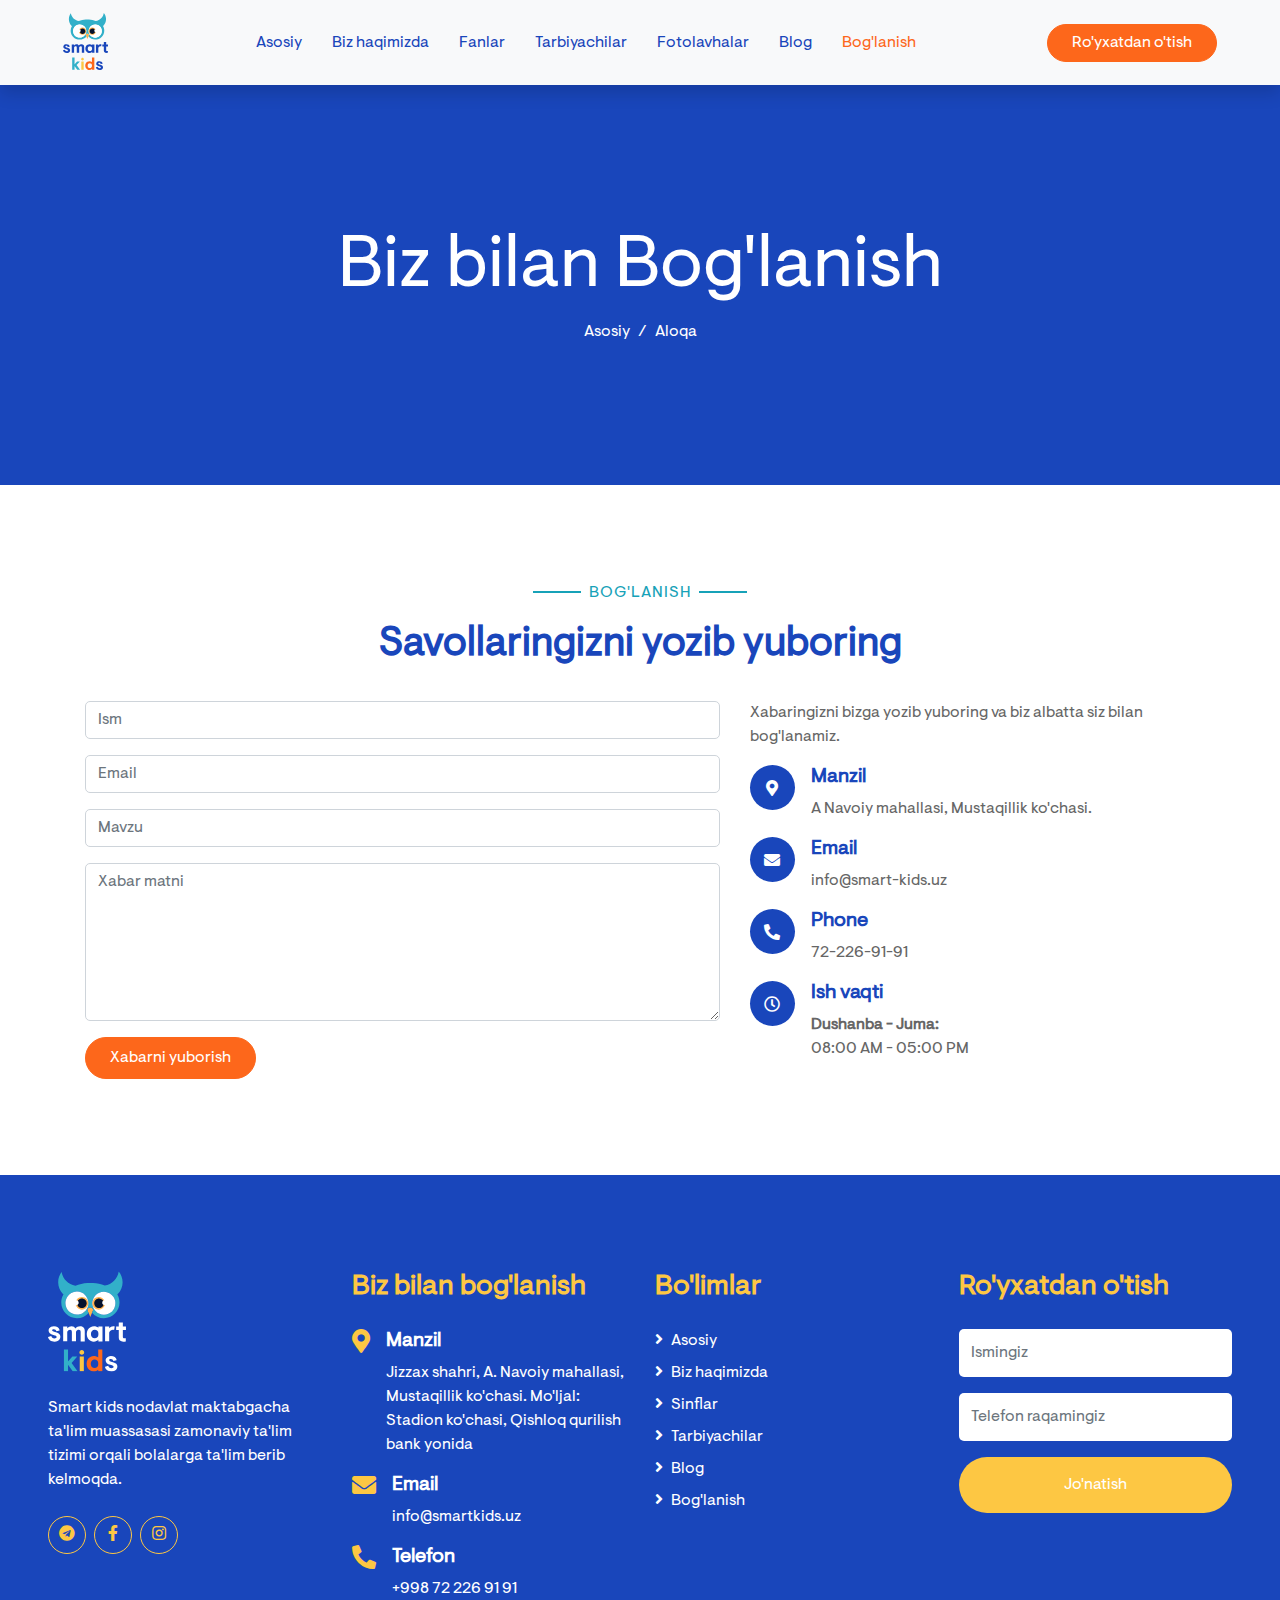
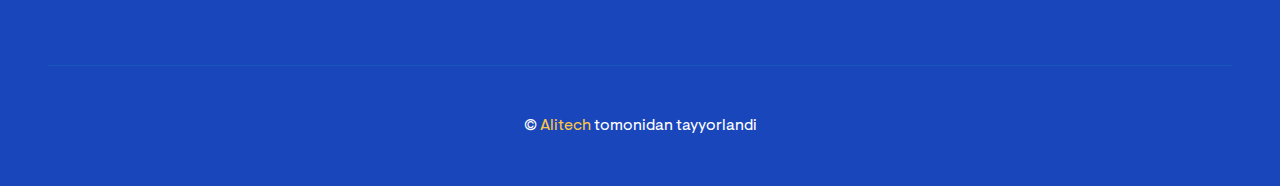
<file: contact.html>
<!DOCTYPE html>
<html lang="en">

<head>
    <meta charset="utf-8">
    <title>Smart kids - Inavatsion bog'cha</title>
    <meta content="width=device-width, initial-scale=1.0" name="viewport">
    <meta content="Free HTML Templates" name="keywords">
    <meta content="Free HTML Templates" name="description">

    <!-- Favicon -->
    <link href="img/favicon.ico" rel="icon">

    <!-- Title img -->
    <link rel="icon" href="img/dark.ico" type="image/gif">
    
    <!-- Google Web Fonts -->
    <link rel="preconnect" href="https://fonts.gstatic.com">
    <link href="https://fonts.googleapis.com/css2?family=Handlee&family=Nunito&display=swap" rel="stylesheet">

    <!-- Font Awesome -->
    <link href="https://cdnjs.cloudflare.com/ajax/libs/font-awesome/5.10.0/css/all.min.css" rel="stylesheet">

    <!-- Flaticon Font -->
    <link href="lib/flaticon/font/flaticon.css" rel="stylesheet">

    <!-- Libraries Stylesheet -->
    <link href="lib/owlcarousel/assets/owl.carousel.min.css" rel="stylesheet">
    <link href="lib/lightbox/css/lightbox.min.css" rel="stylesheet">

    <!-- Customized Bootstrap Stylesheet -->
    <link href="css/style.css" rel="stylesheet">
</head>

<body>
    <!-- Navbar Start -->
    <div class="container-fluid bg-light position-relative shadow">
        <nav class="navbar navbar-expand-lg bg-light navbar-light py-3 py-lg-0 px-0 px-lg-5">
            <a href="index.html" class="navbar-brand text-secondary" style="font-size: 50px;">
                <img src="img/logo.svg" />
            </a>
            <button type="button" class="navbar-toggler" data-toggle="collapse" data-target="#navbarCollapse">
                <span class="navbar-toggler-icon"></span>
            </button>
            <div class="collapse navbar-collapse justify-content-between" id="navbarCollapse">
                <div class="navbar-nav mx-auto py-0">
                    <a href="index.html" class="nav-item nav-link">Asosiy</a>
                    <a href="about.html" class="nav-item nav-link">Biz haqimizda</a>
                    <a href="class.html" class="nav-item nav-link">Fanlar</a>
                    <a href="team.html" class="nav-item nav-link">Tarbiyachilar</a>
                    <a href="gallery.html" class="nav-item nav-link">Fotolavhalar</a>
                    <a href="blog.html" class="nav-item nav-link">Blog</a>
                    <a href="contact.html" class="nav-item nav-link active">Bog'lanish</a>
                </div>
                <a href="index.html#reg" class="btn btn-primary px-4">Ro'yxatdan o'tish</a>
            </div>
        </nav>
    </div>
    <!-- Navbar End -->


    <!-- Header Start -->
    <div class="container-fluid bg-primary mb-5">
        <div class="d-flex flex-column align-items-center justify-content-center" style="min-height: 400px">
            <h3 class="display-3 font-weight-bold text-white">Biz bilan Bog'lanish</h3>
            <div class="d-inline-flex text-white">
                <p class="m-0"><a class="text-white" href="index.html">Asosiy</a></p>
                <p class="m-0 px-2">/</p>
                <p class="m-0">Aloqa</p>
            </div>
        </div>
    </div>
    <!-- Header End -->


    <!-- Contact Start -->
    <div id="join-class" class="container-fluid pt-5">
        <div class="container">
            <div class="text-center pb-2">
                <p class="section-title px-5"><span class="px-2">Bog'lanish</span></p>
                <h1 class="mb-4">Savollaringizni yozib yuboring</h1>
            </div>
            <div class="row">
                <div class="col-lg-7 mb-5">
                    <div class="contact-form">
                        <div id="success"></div>
                        <form name="sentMessage" id="contactForm" novalidate="novalidate">
                            <div class="control-group">
                                <input type="text" class="form-control" id="name" placeholder="Ism"
                                    required="required" data-validation-required-message="Iltimos ismingizni kiriting" />
                                <p class="help-block text-danger"></p>
                            </div>
                            <div class="control-group">
                                <input type="email" class="form-control" id="email" placeholder="Email"
                                    required="required" data-validation-required-message="Iltimos email kiriting" />
                                <p class="help-block text-danger"></p>
                            </div>
                            <div class="control-group">
                                <input type="text" class="form-control" id="subject" placeholder="Mavzu"
                                    required="required" data-validation-required-message="Iltimos mavzu kiriting" />
                                <p class="help-block text-danger"></p>
                            </div>
                            <div class="control-group">
                                <textarea class="form-control" rows="6" id="message" placeholder="Xabar matni"
                                    required="required"
                                    data-validation-required-message="Iltimos xabar matnini kiriting"></textarea>
                                <p class="help-block text-danger"></p>
                            </div>
                            <div>
                                <button class="btn btn-primary py-2 px-4" type="submit" id="sendMessageButton">Xabarni yuborish</button>
                            </div>
                        </form>
                    </div>
                </div>
                <div class="col-lg-5 mb-5">
                    <p>Xabaringizni bizga yozib yuboring va biz albatta siz bilan bog'lanamiz.</p>
                    <div class="d-flex">
                        <i class="fa fa-map-marker-alt d-inline-flex align-items-center justify-content-center bg-primary text-secondary rounded-circle"
                            style="width: 45px; height: 45px;"></i>
                        <div class="pl-3">
                            <h5>Manzil</h5>
                            <p>A Navoiy mahallasi, Mustaqillik ko'chasi.
                                </p>
                        </div>
                    </div>
                    <div class="d-flex">
                        <i class="fa fa-envelope d-inline-flex align-items-center justify-content-center bg-primary text-secondary rounded-circle"
                            style="width: 45px; height: 45px;"></i>
                        <div class="pl-3">
                            <h5>Email</h5>
                            <p>info@smart-kids.uz</p>
                        </div>
                    </div>
                    <div class="d-flex">
                        <i class="fa fa-phone-alt d-inline-flex align-items-center justify-content-center bg-primary text-secondary rounded-circle"
                            style="width: 45px; height: 45px;"></i>
                        <div class="pl-3">
                            <h5>Phone</h5>
                            <p>72-226-91-91</p>
                        </div>
                    </div>
                    <div class="d-flex">
                        <i class="far fa-clock d-inline-flex align-items-center justify-content-center bg-primary text-secondary rounded-circle"
                            style="width: 45px; height: 45px;"></i>
                        <div class="pl-3">
                            <h5>Ish vaqti</h5>
                            <strong>Dushanba - Juma:</strong>
                            <p class="m-0">08:00 AM - 05:00 PM </p>
                        </div>
                    </div>
                </div>
            </div>
        </div>
    </div>
    <!-- Contact End -->


    <!-- Footer Start -->
    <div class="container-fluid bg-primary text-white mt-5 py-5 px-sm-3 px-md-5">
        <div class="row pt-5">
            <div class="col-lg-3 col-md-6 mb-5">
                <a href="index.html" class="navbar-brand text-primary m-0 mb-4 p-0"
                    style="font-size: 40px; line-height: 40px;">
                    <img src="img/logo-footer.svg" />
                </a>
                <p>Smart kids nodavlat maktabgacha ta'lim muassasasi zamonaviy ta'lim tizimi orqali bolalarga ta'lim
                    berib kelmoqda.</p>
                <div class="d-flex justify-content-start mt-4">
                    <a class="btn btn-outline-primary rounded-circle text-center mr-2 px-0"
                        style="width: 38px; height: 38px;" href="https://t.me/smartkids_jizzakh"><i
                            class="fab fa-telegram"></i></a>
                    <a class="btn btn-outline-primary rounded-circle text-center mr-2 px-0"
                        style="width: 38px; height: 38px;" href="https://www.facebook.com/smartkids.jizzakh/"><i
                            class="fab fa-facebook-f"></i></a>
                    <a class="btn btn-outline-primary rounded-circle text-center mr-2 px-0"
                        style="width: 38px; height: 38px;" href="https://www.instagram.com/smartkids.jizzakh/"><i
                            class="fab fa-instagram"></i></a>
                </div>
            </div>
            <div class="col-lg-3 col-md-6 mb-5">
                <h3 class="text-primary mb-4">Biz bilan bog'lanish
                </h3>
                <div class="d-flex">
                    <h4 class="fa fa-map-marker-alt text-primary"></h4>
                    <div class="pl-3">
                        <h5 class="text-white">Manzil</h5>
                        <p> Jizzax shahri, A. Navoiy mahallasi, Mustaqillik ko'chasi. Mo'ljal: Stadion ko'chasi, Qishloq
                            qurilish bank yonida</p>
                    </div>
                </div>
                <div class="d-flex">
                    <h4 class="fa fa-envelope text-primary"></h4>
                    <div class="pl-3">
                        <h5 class="text-white">Email</h5>
                        <p>info@smartkids.uz</p>
                    </div>
                </div>
                <div class="d-flex">
                    <h4 class="fa fa-phone-alt text-primary"></h4>
                    <div class="pl-3">
                        <h5 class="text-white">Telefon</h5>
                        <p>+998 72 226 91 91</p>
                    </div>
                </div>
            </div>
            <div class="col-lg-3 col-md-6 mb-5">
                <h3 class="text-primary mb-4">Bo'limlar</h3>
                <div class="d-flex flex-column justify-content-start">
                    <a class="text-white mb-2" href="index.html"><i class="fa fa-angle-right mr-2"></i>Asosiy</a>
                    <a class="text-white mb-2" href="about.html"><i class="fa fa-angle-right mr-2"></i>Biz
                        haqimizda</a>
                    <a class="text-white mb-2" href="class.html"><i class="fa fa-angle-right mr-2"></i>Sinflar</a>
                    <a class="text-white mb-2" href="team.html"><i class="fa fa-angle-right mr-2"></i>Tarbiyachilar</a>
                    <a class="text-white mb-2" href="blog.html"><i class="fa fa-angle-right mr-2"></i>Blog</a>
                    <a class="text-white" href="contact.html"><i class="fa fa-angle-right mr-2"></i>Bog'lanish</a>
                </div>
            </div>
            <div class="col-lg-3 col-md-6 mb-5">
                <h3 class="text-primary mb-4">Ro'yxatdan o'tish</h3>
                <form action="">
                    <div class="form-group">
                        <input type="text" class="form-control border-0 py-4" placeholder="Ismingiz"
                            required="required" />
                    </div>
                    <div class="form-group">
                        <input type="tel" class="form-control border-0 py-4" placeholder="Telefon raqamingiz"
                            required="required" />
                    </div>
                    <div>
                        <button class="btn btn-secondary btn-block border-0 py-3" type="submit">Jo'natish</button>
                    </div>
                </form>
            </div>
        </div>
        <div class="container-fluid pt-5" style="border-top: 1px solid rgba(23, 162, 184, .2);;">
            <p class="m-0 text-center text-white">
                &copy; <a class="text-primary" href="https://alitech.uz">Alitech</a>
                tomonidan tayyorlandi
            </p>
        </div>
    </div>
    <!-- Footer End -->


    <!-- Back to Top -->
    <a href="#" class="btn btn-primary p-3 back-to-top"><i class="fa fa-angle-double-up"></i></a>


    <!-- JavaScript Libraries -->
    <script src="https://code.jquery.com/jquery-3.4.1.min.js"></script>
    <script src="https://stackpath.bootstrapcdn.com/bootstrap/4.4.1/js/bootstrap.bundle.min.js"></script>
    <script src="lib/easing/easing.min.js"></script>
    <script src="lib/owlcarousel/owl.carousel.min.js"></script>
    <script src="lib/isotope/isotope.pkgd.min.js"></script>
    <script src="lib/lightbox/js/lightbox.min.js"></script>

    <!-- Contact Javascript File -->
    <script src="mail/jqBootstrapValidation.min.js"></script>
    <script src="mail/contact.js"></script>

    <!-- Template Javascript -->
    <script src="js/main.js"></script>
</body>

</html>
</file>
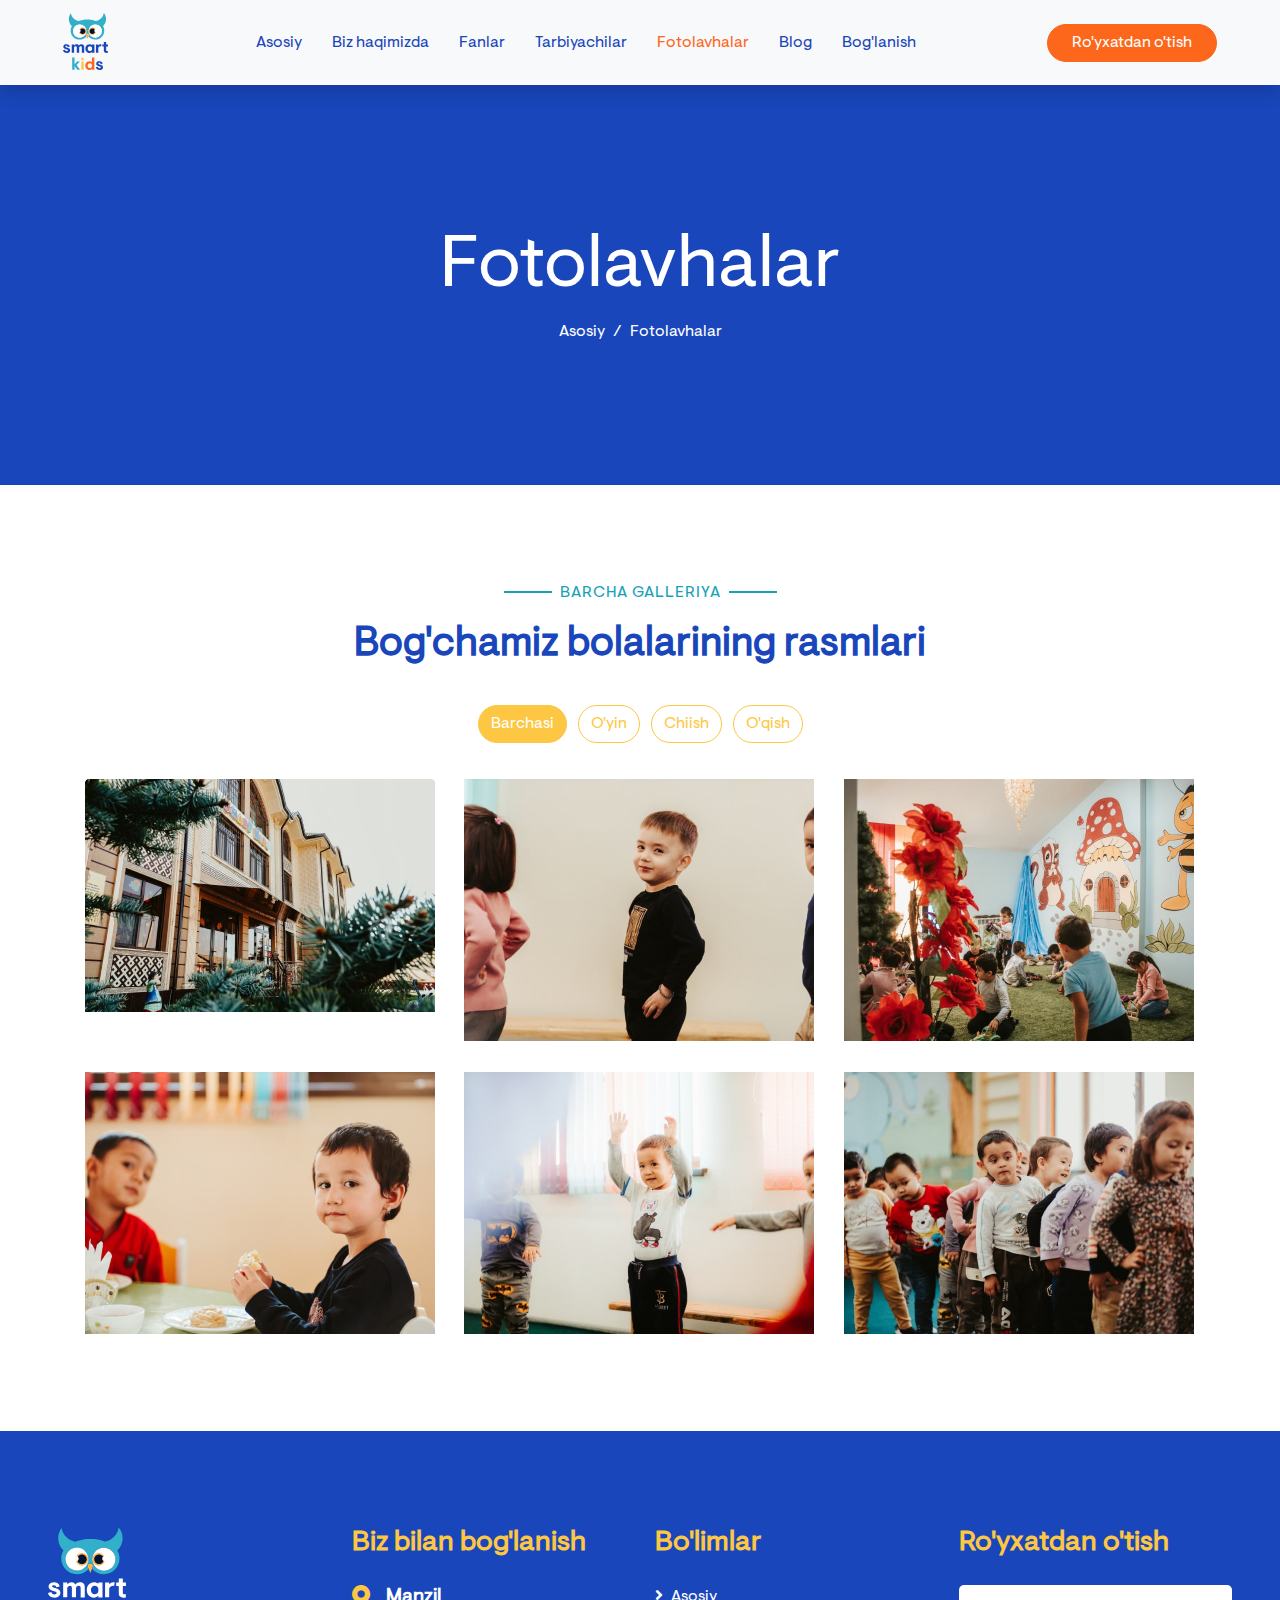
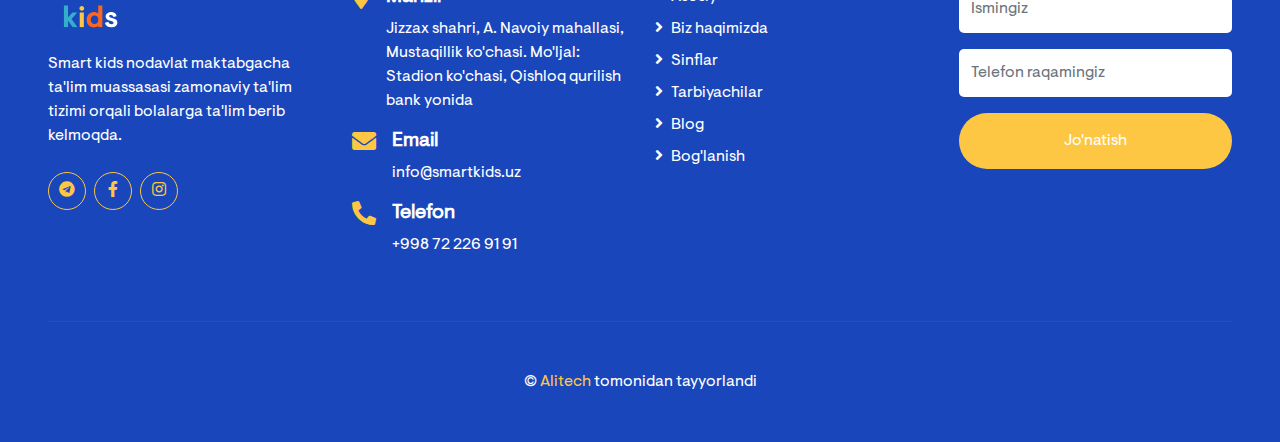
<file: gallery.html>
<!DOCTYPE html>
<html lang="en">

<head>
    <meta charset="utf-8">
    <title>Smart kids - Inavatsion bog'cha</title>
    <meta content="width=device-width, initial-scale=1.0" name="viewport">
    <meta content="Free HTML Templates" name="keywords">
    <meta content="Free HTML Templates" name="description">

    <!-- Favicon -->
    <link href="img/favicon.ico" rel="icon">

    <!-- Title img -->
    <link rel="icon" href="img/dark.ico" type="image/gif">

    <!-- Google Web Fonts -->
    <link rel="preconnect" href="https://fonts.gstatic.com">
    <link href="https://fonts.googleapis.com/css2?family=Handlee&family=Nunito&display=swap" rel="stylesheet">

    <!-- Font Awesome -->
    <link href="https://cdnjs.cloudflare.com/ajax/libs/font-awesome/5.10.0/css/all.min.css" rel="stylesheet">

    <!-- Flaticon Font -->
    <link href="lib/flaticon/font/flaticon.css" rel="stylesheet">

    <!-- Libraries Stylesheet -->
    <link href="lib/owlcarousel/assets/owl.carousel.min.css" rel="stylesheet">
    <link href="lib/lightbox/css/lightbox.min.css" rel="stylesheet">

    <!-- Customized Bootstrap Stylesheet -->
    <link href="css/style.css" rel="stylesheet">
</head>

<body>
    <!-- Navbar Start -->
    <div class="container-fluid bg-light position-relative shadow">
        <nav class="navbar navbar-expand-lg bg-light navbar-light py-3 py-lg-0 px-0 px-lg-5">
            <a href="index.html" class="navbar-brand text-secondary" style="font-size: 50px;">
                <img src="img/logo.svg" />
            </a>
            <button type="button" class="navbar-toggler" data-toggle="collapse" data-target="#navbarCollapse">
                <span class="navbar-toggler-icon"></span>
            </button>
            <div class="collapse navbar-collapse justify-content-between" id="navbarCollapse">
                <div class="navbar-nav mx-auto py-0">
                    <a href="index.html" class="nav-item nav-link">Asosiy</a>
                    <a href="about.html" class="nav-item nav-link">Biz haqimizda</a>
                    <a href="class.html" class="nav-item nav-link">Fanlar</a>
                    <a href="team.html" class="nav-item nav-link">Tarbiyachilar</a>
                    <a href="gallery.html" class="nav-item nav-link active">Fotolavhalar</a>
                    <a href="blog.html" class="nav-item nav-link">Blog</a>
                    <a href="contact.html" class="nav-item nav-link">Bog'lanish</a>
                </div>
                <a href="index.html#reg" class="btn btn-primary px-4">Ro'yxatdan o'tish</a>
            </div>
        </nav>
    </div>
    <!-- Navbar End -->


    <!-- Header Start -->
    <div class="container-fluid bg-primary mb-5">
        <div class="d-flex flex-column align-items-center justify-content-center" style="min-height: 400px">
            <h3 class="display-3 font-weight-bold text-white">Fotolavhalar</h3>
            <div class="d-inline-flex text-white">
                <p class="m-0"><a class="text-white" href="index.html">Asosiy</a></p>
                <p class="m-0 px-2">/</p>
                <p class="m-0">Fotolavhalar</p>
            </div>
        </div>
    </div>
    <!-- Header End -->


    <!-- Gallery Start -->
    <div class="container-fluid pt-5 pb-3">
        <div class="container">
            <div class="text-center pb-2">
                <p class="section-title px-5"><span class="px-2">BARCHA GALLERIYA</span></p>
                <h1 class="mb-4">Bog'chamiz bolalarining rasmlari</h1>
            </div>
            <div class="row">
                <div class="col-12 text-center mb-2">
                    <ul class="list-inline mb-4" id="portfolio-flters">
                        <li class="btn btn-outline-primary m-1 active" data-filter="*">Barchasi</li>
                        <li class="btn btn-outline-primary m-1" data-filter=".first">O'yin</li>
                        <li class="btn btn-outline-primary m-1" data-filter=".second">Chiish</li>
                        <li class="btn btn-outline-primary m-1" data-filter=".third">O'qish</li>
                    </ul>
                </div>
            </div>
            <div class="row portfolio-container">
                <div class="col-lg-4 col-md-6 mb-4 portfolio-item first">
                    <div class="position-relative overflow-hidden mb-2">
                        <img class="img-fluid w-100" src="img/portfolio-1.jpg" alt="">
                        <div class="portfolio-btn bg-primary d-flex align-items-center justify-content-center">
                            <a href="img/portfolio-1.jpg" data-lightbox="portfolio">
                                <i class="fa fa-plus text-white" style="font-size: 60px;"></i>
                            </a>
                        </div>
                    </div>
                </div>
                <div class="col-lg-4 col-md-6 mb-4 portfolio-item second">
                    <div class="position-relative overflow-hidden mb-2">
                        <img class="img-fluid w-100" src="img/portfolio-2.jpg" alt="">
                        <div class="portfolio-btn bg-primary d-flex align-items-center justify-content-center">
                            <a href="img/portfolio-2.jpg" data-lightbox="portfolio">
                                <i class="fa fa-plus text-white" style="font-size: 60px;"></i>
                            </a>
                        </div>
                    </div>
                </div>
                <div class="col-lg-4 col-md-6 mb-4 portfolio-item third">
                    <div class="position-relative overflow-hidden mb-2">
                        <img class="img-fluid w-100" src="img/portfolio-3.jpg" alt="">
                        <div class="portfolio-btn bg-primary d-flex align-items-center justify-content-center">
                            <a href="img/portfolio-3.jpg" data-lightbox="portfolio">
                                <i class="fa fa-plus text-white" style="font-size: 60px;"></i>
                            </a>
                        </div>
                    </div>
                </div>
                <div class="col-lg-4 col-md-6 mb-4 portfolio-item first">
                    <div class="position-relative overflow-hidden mb-2">
                        <img class="img-fluid w-100" src="img/portfolio-4.jpg" alt="">
                        <div class="portfolio-btn bg-primary d-flex align-items-center justify-content-center">
                            <a href="img/portfolio-4.jpg" data-lightbox="portfolio">
                                <i class="fa fa-plus text-white" style="font-size: 60px;"></i>
                            </a>
                        </div>
                    </div>
                </div>
                <div class="col-lg-4 col-md-6 mb-4 portfolio-item second">
                    <div class="position-relative overflow-hidden mb-2">
                        <img class="img-fluid w-100" src="img/portfolio-5.jpg" alt="">
                        <div class="portfolio-btn bg-primary d-flex align-items-center justify-content-center">
                            <a href="img/portfolio-5.jpg" data-lightbox="portfolio">
                                <i class="fa fa-plus text-white" style="font-size: 60px;"></i>
                            </a>
                        </div>
                    </div>
                </div>
                <div class="col-lg-4 col-md-6 mb-4 portfolio-item third">
                    <div class="position-relative overflow-hidden mb-2">
                        <img class="img-fluid w-100" src="img/portfolio-6.jpg" alt="">
                        <div class="portfolio-btn bg-primary d-flex align-items-center justify-content-center">
                            <a href="img/portfolio-6.jpg" data-lightbox="portfolio">
                                <i class="fa fa-plus text-white" style="font-size: 60px;"></i>
                            </a>
                        </div>
                    </div>
                </div>
            </div>
        </div>
    </div>
    <!-- Gallery End -->


    <!-- Footer Start -->
    <div class="container-fluid bg-primary text-white mt-5 py-5 px-sm-3 px-md-5">
        <div class="row pt-5">
            <div class="col-lg-3 col-md-6 mb-5">
                <a href="index.html" class="navbar-brand text-primary m-0 mb-4 p-0"
                    style="font-size: 40px; line-height: 40px;">
                    <img src="img/logo-footer.svg" />
                </a>
                <p>Smart kids nodavlat maktabgacha ta'lim muassasasi zamonaviy ta'lim tizimi orqali bolalarga ta'lim
                    berib kelmoqda.</p>
                <div class="d-flex justify-content-start mt-4">
                    <a class="btn btn-outline-primary rounded-circle text-center mr-2 px-0"
                        style="width: 38px; height: 38px;" href="https://t.me/smartkids_jizzakh"><i
                            class="fab fa-telegram"></i></a>
                    <a class="btn btn-outline-primary rounded-circle text-center mr-2 px-0"
                        style="width: 38px; height: 38px;" href="https://www.facebook.com/smartkids.jizzakh/"><i
                            class="fab fa-facebook-f"></i></a>
                    <a class="btn btn-outline-primary rounded-circle text-center mr-2 px-0"
                        style="width: 38px; height: 38px;" href="https://www.instagram.com/smartkids.jizzakh/"><i
                            class="fab fa-instagram"></i></a>
                </div>
            </div>
            <div class="col-lg-3 col-md-6 mb-5">
                <h3 class="text-primary mb-4">Biz bilan bog'lanish
                </h3>
                <div class="d-flex">
                    <h4 class="fa fa-map-marker-alt text-primary"></h4>
                    <div class="pl-3">
                        <h5 class="text-white">Manzil</h5>
                        <p> Jizzax shahri, A. Navoiy mahallasi, Mustaqillik ko'chasi. Mo'ljal: Stadion ko'chasi, Qishloq
                            qurilish bank yonida</p>
                    </div>
                </div>
                <div class="d-flex">
                    <h4 class="fa fa-envelope text-primary"></h4>
                    <div class="pl-3">
                        <h5 class="text-white">Email</h5>
                        <p>info@smartkids.uz</p>
                    </div>
                </div>
                <div class="d-flex">
                    <h4 class="fa fa-phone-alt text-primary"></h4>
                    <div class="pl-3">
                        <h5 class="text-white">Telefon</h5>
                        <p>+998 72 226 91 91</p>
                    </div>
                </div>
            </div>
            <div class="col-lg-3 col-md-6 mb-5">
                <h3 class="text-primary mb-4">Bo'limlar</h3>
                <div class="d-flex flex-column justify-content-start">
                    <a class="text-white mb-2" href="index.html"><i class="fa fa-angle-right mr-2"></i>Asosiy</a>
                    <a class="text-white mb-2" href="about.html"><i class="fa fa-angle-right mr-2"></i>Biz
                        haqimizda</a>
                    <a class="text-white mb-2" href="class.html"><i class="fa fa-angle-right mr-2"></i>Sinflar</a>
                    <a class="text-white mb-2" href="team.html"><i class="fa fa-angle-right mr-2"></i>Tarbiyachilar</a>
                    <a class="text-white mb-2" href="blog.html"><i class="fa fa-angle-right mr-2"></i>Blog</a>
                    <a class="text-white" href="contact.html"><i class="fa fa-angle-right mr-2"></i>Bog'lanish</a>
                </div>
            </div>
            <div class="col-lg-3 col-md-6 mb-5">
                <h3 class="text-primary mb-4">Ro'yxatdan o'tish</h3>
                <form action="">
                    <div class="form-group">
                        <input type="text" class="form-control border-0 py-4" placeholder="Ismingiz"
                            required="required" />
                    </div>
                    <div class="form-group">
                        <input type="tel" class="form-control border-0 py-4" placeholder="Telefon raqamingiz"
                            required="required" />
                    </div>
                    <div>
                        <button class="btn btn-secondary btn-block border-0 py-3" type="submit">Jo'natish</button>
                    </div>
                </form>
            </div>
        </div>
        <div class="container-fluid pt-5" style="border-top: 1px solid rgba(23, 162, 184, .2);;">
            <p class="m-0 text-center text-white">
                &copy; <a class="text-primary" href="https://alitech.uz">Alitech</a>
                tomonidan tayyorlandi
            </p>
        </div>
    </div>
    <!-- Footer End -->


    <!-- Back to Top -->
    <a href="#" class="btn btn-primary p-3 back-to-top"><i class="fa fa-angle-double-up"></i></a>


    <!-- JavaScript Libraries -->
    <script src="https://code.jquery.com/jquery-3.4.1.min.js"></script>
    <script src="https://stackpath.bootstrapcdn.com/bootstrap/4.4.1/js/bootstrap.bundle.min.js"></script>
    <script src="lib/easing/easing.min.js"></script>
    <script src="lib/owlcarousel/owl.carousel.min.js"></script>
    <script src="lib/isotope/isotope.pkgd.min.js"></script>
    <script src="lib/lightbox/js/lightbox.min.js"></script>

    <!-- Contact Javascript File -->
    <script src="mail/jqBootstrapValidation.min.js"></script>
    <script src="mail/contact.js"></script>

    <!-- Template Javascript -->
    <script src="js/main.js"></script>
</body>

</html>
</file>
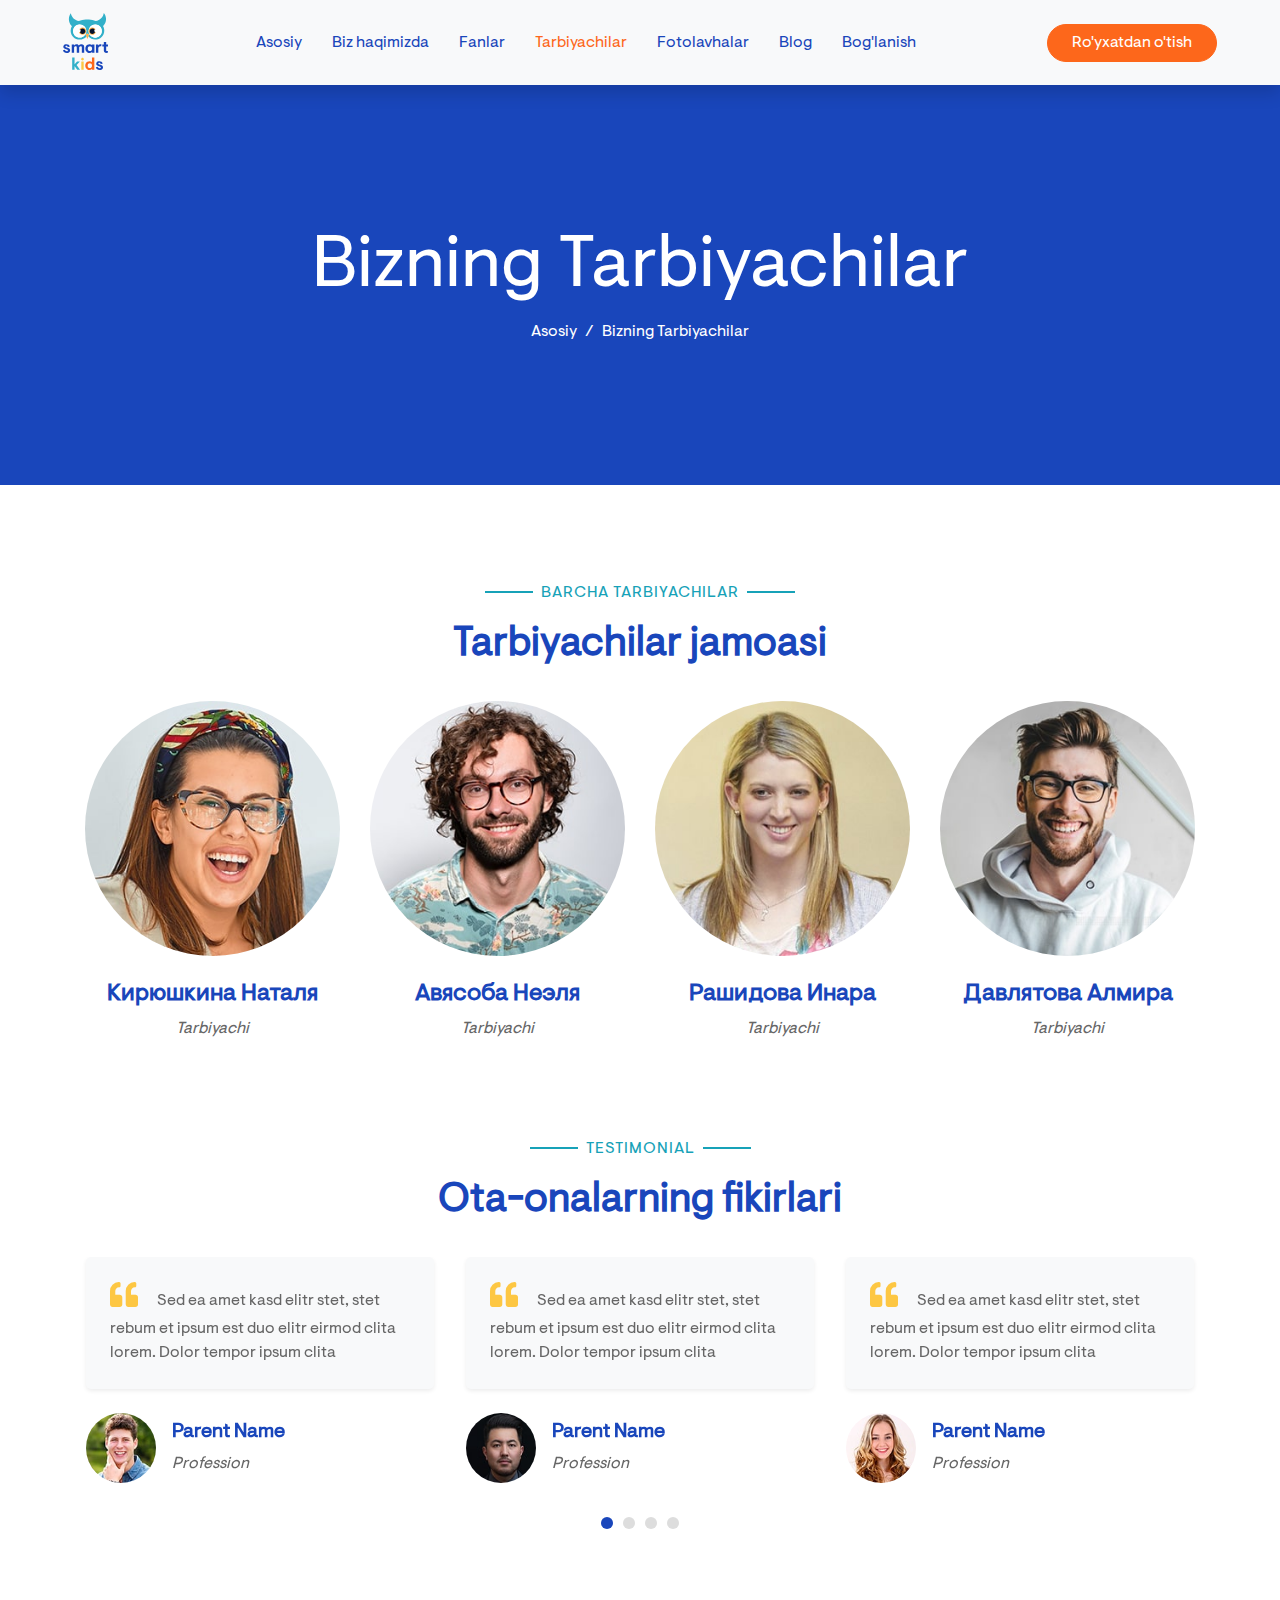
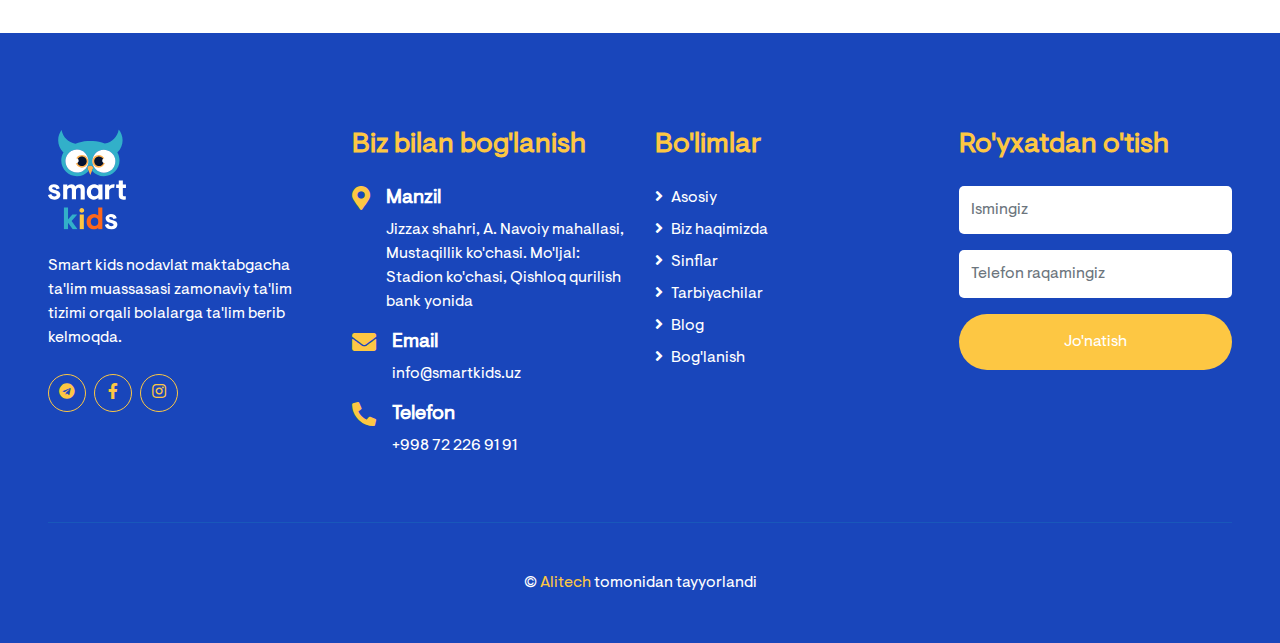
<file: team.html>
<!DOCTYPE html>
<html lang="en">

<head>
    <meta charset="utf-8">
    <title>Smart kids - Inavatsion bog'cha</title>
    <meta content="width=device-width, initial-scale=1.0" name="viewport">
    <meta content="Free HTML Templates" name="keywords">
    <meta content="Free HTML Templates" name="description">

    <!-- Favicon -->
    <link href="img/favicon.ico" rel="icon">

    <!-- Title img -->
    <link rel="icon" href="img/dark.ico" type="image/gif">
    
    <!-- Google Web Fonts -->
    <link rel="preconnect" href="https://fonts.gstatic.com">
    <link href="https://fonts.googleapis.com/css2?family=Handlee&family=Nunito&display=swap" rel="stylesheet">

    <!-- Font Awesome -->
    <link href="https://cdnjs.cloudflare.com/ajax/libs/font-awesome/5.10.0/css/all.min.css" rel="stylesheet">

    <!-- Flaticon Font -->
    <link href="lib/flaticon/font/flaticon.css" rel="stylesheet">

    <!-- Libraries Stylesheet -->
    <link href="lib/owlcarousel/assets/owl.carousel.min.css" rel="stylesheet">
    <link href="lib/lightbox/css/lightbox.min.css" rel="stylesheet">

    <!-- Customized Bootstrap Stylesheet -->
    <link href="css/style.css" rel="stylesheet">
</head>

<body>
    <!-- Navbar Start -->
    <div class="container-fluid bg-light position-relative shadow">
        <nav class="navbar navbar-expand-lg bg-light navbar-light py-3 py-lg-0 px-0 px-lg-5">
            <a href="index.html" class="navbar-brand text-secondary" style="font-size: 50px;">
                <img src="img/logo.svg" />
            </a>
            <button type="button" class="navbar-toggler" data-toggle="collapse" data-target="#navbarCollapse">
                <span class="navbar-toggler-icon"></span>
            </button>
            <div class="collapse navbar-collapse justify-content-between" id="navbarCollapse">
                <div class="navbar-nav mx-auto py-0">
                    <a href="index.html" class="nav-item nav-link">Asosiy</a>
                    <a href="about.html" class="nav-item nav-link">Biz haqimizda</a>
                    <a href="class.html" class="nav-item nav-link">Fanlar</a>
                    <a href="team.html" class="nav-item nav-link active">Tarbiyachilar</a>
                    <a href="gallery.html" class="nav-item nav-link">Fotolavhalar</a>
                    <a href="blog.html" class="nav-item nav-link">Blog</a>
                    <a href="contact.html" class="nav-item nav-link">Bog'lanish</a>
                </div>
                <a href="index.html#reg" class="btn btn-primary px-4">Ro'yxatdan o'tish</a>
            </div>
        </nav>
    </div>
    <!-- Navbar End -->


    <!-- Header Start -->
    <div class="container-fluid bg-primary mb-5">
        <div class="d-flex flex-column align-items-center justify-content-center" style="min-height: 400px">
            <h3 class="display-3 font-weight-bold text-white">Bizning Tarbiyachilar</h3>
            <div class="d-inline-flex text-white">
                <p class="m-0"><a class="text-white" href="index.html">Asosiy</a></p>
                <p class="m-0 px-2">/</p>
                <p class="m-0">Bizning Tarbiyachilar</p>
            </div>
        </div>
    </div>
    <!-- Header End -->


    <!-- Team Start -->
    <div class="container-fluid pt-5">
        <div class="container">
            <div class="text-center pb-2">
                <p class="section-title px-5"><span class="px-2">BARCHA TARBIYACHILAR</span></p>
                <h1 class="mb-4">Tarbiyachilar jamoasi</h1>
            </div>
            <div class="row">
                <div class="col-md-6 col-lg-3 text-center team mb-5">
                    <div class="position-relative overflow-hidden mb-4" style="border-radius: 100%;">
                        <img class="img-fluid w-100" src="img/team-1.jpg" alt="">
                        <div
                            class="team-social d-flex align-items-center justify-content-center w-100 h-100 position-absolute">
                            <a class="btn btn-outline-light text-center mr-2 px-0" style="width: 38px; height: 38px;"
                                href="#"><i class="fab fa-twitter"></i></a>
                            <a class="btn btn-outline-light text-center mr-2 px-0" style="width: 38px; height: 38px;"
                                href="https://www.facebook.com/smartkids.jizzakh/"><i class="fab fa-facebook-f"></i></a>
                            <a class="btn btn-outline-light text-center px-0" style="width: 38px; height: 38px;"
                                href="#"><i class="fab fa-linkedin-in"></i></a>
                        </div>
                    </div>
                    <h4>Кирюшкина Наталя</h4>
                    <i>Tarbiyachi</i>
                </div>
                <div class="col-md-6 col-lg-3 text-center team mb-5">
                    <div class="position-relative overflow-hidden mb-4" style="border-radius: 100%;">
                        <img class="img-fluid w-100" src="img/team-2.jpg" alt="">
                        <div
                            class="team-social d-flex align-items-center justify-content-center w-100 h-100 position-absolute">
                            <a class="btn btn-outline-light text-center mr-2 px-0" style="width: 38px; height: 38px;"
                                href="#"><i class="fab fa-twitter"></i></a>
                            <a class="btn btn-outline-light text-center mr-2 px-0" style="width: 38px; height: 38px;"
                                href="#"><i class="fab fa-facebook-f"></i></a>
                            <a class="btn btn-outline-light text-center px-0" style="width: 38px; height: 38px;"
                                href="#"><i class="fab fa-linkedin-in"></i></a>
                        </div>
                    </div>
                    <h4>Авясоба Неэля</h4>
                    <i>Tarbiyachi</i>
                </div>
                <div class="col-md-6 col-lg-3 text-center team mb-5">
                    <div class="position-relative overflow-hidden mb-4" style="border-radius: 100%;">
                        <img class="img-fluid w-100" src="img/team-3.jpg" alt="">
                        <div
                            class="team-social d-flex align-items-center justify-content-center w-100 h-100 position-absolute">
                            <a class="btn btn-outline-light text-center mr-2 px-0" style="width: 38px; height: 38px;"
                                href="#"><i class="fab fa-twitter"></i></a>
                            <a class="btn btn-outline-light text-center mr-2 px-0" style="width: 38px; height: 38px;"
                                href="#"><i class="fab fa-facebook-f"></i></a>
                            <a class="btn btn-outline-light text-center px-0" style="width: 38px; height: 38px;"
                                href="#"><i class="fab fa-linkedin-in"></i></a>
                        </div>
                    </div>
                    <h4>Рашидова Инара</h4>
                    <i>Tarbiyachi</i>
                </div>
                <div class="col-md-6 col-lg-3 text-center team mb-5">
                    <div class="position-relative overflow-hidden mb-4" style="border-radius: 100%;">
                        <img class="img-fluid w-100" src="img/team-4.jpg" alt="">
                        <div
                            class="team-social d-flex align-items-center justify-content-center w-100 h-100 position-absolute">
                            <a class="btn btn-outline-light text-center mr-2 px-0" style="width: 38px; height: 38px;"
                                href="#"><i class="fab fa-twitter"></i></a>
                            <a class="btn btn-outline-light text-center mr-2 px-0" style="width: 38px; height: 38px;"
                                href="#"><i class="fab fa-facebook-f"></i></a>
                            <a class="btn btn-outline-light text-center px-0" style="width: 38px; height: 38px;"
                                href="#"><i class="fab fa-linkedin-in"></i></a>
                        </div>
                    </div>
                    <h4>Давлятова Алмира</h4>
                    <i>Tarbiyachi</i>
                </div>
            </div>
        </div>
    </div>
    <!-- Team End -->


    <!-- Testimonial Start -->
    <div class="container-fluid py-5">
        <div class="container p-0">
            <div class="text-center pb-2">
                <p class="section-title px-5"><span class="px-2">Testimonial</span></p>
                <h1 class="mb-4">Ota-onalarning fikirlari</h1>
            </div>
            <div class="owl-carousel testimonial-carousel">
                <div class="testimonial-item px-3">
                    <div class="bg-light shadow-sm rounded mb-4 p-4">
                        <h3 class="fas fa-quote-left text-primary mr-3"></h3>
                        Sed ea amet kasd elitr stet, stet rebum et ipsum est duo elitr eirmod clita lorem. Dolor tempor
                        ipsum clita
                    </div>
                    <div class="d-flex align-items-center">
                        <img class="rounded-circle" src="img/testimonial-1.jpg" style="width: 70px; height: 70px;"
                            alt="Image">
                        <div class="pl-3">
                            <h5>Parent Name</h5>
                            <i>Profession</i>
                        </div>
                    </div>
                </div>
                <div class="testimonial-item px-3">
                    <div class="bg-light shadow-sm rounded mb-4 p-4">
                        <h3 class="fas fa-quote-left text-primary mr-3"></h3>
                        Sed ea amet kasd elitr stet, stet rebum et ipsum est duo elitr eirmod clita lorem. Dolor tempor
                        ipsum clita
                    </div>
                    <div class="d-flex align-items-center">
                        <img class="rounded-circle" src="img/testimonial-2.jpg" style="width: 70px; height: 70px;"
                            alt="Image">
                        <div class="pl-3">
                            <h5>Parent Name</h5>
                            <i>Profession</i>
                        </div>
                    </div>
                </div>
                <div class="testimonial-item px-3">
                    <div class="bg-light shadow-sm rounded mb-4 p-4">
                        <h3 class="fas fa-quote-left text-primary mr-3"></h3>
                        Sed ea amet kasd elitr stet, stet rebum et ipsum est duo elitr eirmod clita lorem. Dolor tempor
                        ipsum clita
                    </div>
                    <div class="d-flex align-items-center">
                        <img class="rounded-circle" src="img/testimonial-3.jpg" style="width: 70px; height: 70px;"
                            alt="Image">
                        <div class="pl-3">
                            <h5>Parent Name</h5>
                            <i>Profession</i>
                        </div>
                    </div>
                </div>
                <div class="testimonial-item px-3">
                    <div class="bg-light shadow-sm rounded mb-4 p-4">
                        <h3 class="fas fa-quote-left text-primary mr-3"></h3>
                        Sed ea amet kasd elitr stet, stet rebum et ipsum est duo elitr eirmod clita lorem. Dolor tempor
                        ipsum clita
                    </div>
                    <div class="d-flex align-items-center">
                        <img class="rounded-circle" src="img/testimonial-4.jpg" style="width: 70px; height: 70px;"
                            alt="Image">
                        <div class="pl-3">
                            <h5>Parent Name</h5>
                            <i>Profession</i>
                        </div>
                    </div>
                </div>
            </div>
        </div>
    </div>
    <!-- Testimonial End -->


    <!-- Footer Start -->
    <div class="container-fluid bg-primary text-white mt-5 py-5 px-sm-3 px-md-5">
        <div class="row pt-5">
            <div class="col-lg-3 col-md-6 mb-5">
                <a href="index.html" class="navbar-brand text-primary m-0 mb-4 p-0"
                    style="font-size: 40px; line-height: 40px;">
                    <img src="img/logo-footer.svg" />
                </a>
                <p>Smart kids nodavlat maktabgacha ta'lim muassasasi zamonaviy ta'lim tizimi orqali bolalarga ta'lim
                    berib kelmoqda.</p>
                <div class="d-flex justify-content-start mt-4">
                    <a class="btn btn-outline-primary rounded-circle text-center mr-2 px-0"
                        style="width: 38px; height: 38px;" href="https://t.me/smartkids_jizzakh"><i
                            class="fab fa-telegram"></i></a>
                    <a class="btn btn-outline-primary rounded-circle text-center mr-2 px-0"
                        style="width: 38px; height: 38px;" href="https://www.facebook.com/smartkids.jizzakh/"><i
                            class="fab fa-facebook-f"></i></a>
                    <a class="btn btn-outline-primary rounded-circle text-center mr-2 px-0"
                        style="width: 38px; height: 38px;" href="https://www.instagram.com/smartkids.jizzakh/"><i
                            class="fab fa-instagram"></i></a>
                </div>
            </div>
            <div class="col-lg-3 col-md-6 mb-5">
                <h3 class="text-primary mb-4">Biz bilan bog'lanish
                </h3>
                <div class="d-flex">
                    <h4 class="fa fa-map-marker-alt text-primary"></h4>
                    <div class="pl-3">
                        <h5 class="text-white">Manzil</h5>
                        <p> Jizzax shahri, A. Navoiy mahallasi, Mustaqillik ko'chasi. Mo'ljal: Stadion ko'chasi, Qishloq
                            qurilish bank yonida</p>
                    </div>
                </div>
                <div class="d-flex">
                    <h4 class="fa fa-envelope text-primary"></h4>
                    <div class="pl-3">
                        <h5 class="text-white">Email</h5>
                        <p>info@smartkids.uz</p>
                    </div>
                </div>
                <div class="d-flex">
                    <h4 class="fa fa-phone-alt text-primary"></h4>
                    <div class="pl-3">
                        <h5 class="text-white">Telefon</h5>
                        <p>+998 72 226 91 91</p>
                    </div>
                </div>
            </div>
            <div class="col-lg-3 col-md-6 mb-5">
                <h3 class="text-primary mb-4">Bo'limlar</h3>
                <div class="d-flex flex-column justify-content-start">
                    <a class="text-white mb-2" href="index.html"><i class="fa fa-angle-right mr-2"></i>Asosiy</a>
                    <a class="text-white mb-2" href="about.html"><i class="fa fa-angle-right mr-2"></i>Biz
                        haqimizda</a>
                    <a class="text-white mb-2" href="class.html"><i class="fa fa-angle-right mr-2"></i>Sinflar</a>
                    <a class="text-white mb-2" href="team.html"><i class="fa fa-angle-right mr-2"></i>Tarbiyachilar</a>
                    <a class="text-white mb-2" href="blog.html"><i class="fa fa-angle-right mr-2"></i>Blog</a>
                    <a class="text-white" href="contact.html"><i class="fa fa-angle-right mr-2"></i>Bog'lanish</a>
                </div>
            </div>
            <div class="col-lg-3 col-md-6 mb-5">
                <h3 class="text-primary mb-4">Ro'yxatdan o'tish</h3>
                <form action="">
                    <div class="form-group">
                        <input type="text" class="form-control border-0 py-4" placeholder="Ismingiz"
                            required="required" />
                    </div>
                    <div class="form-group">
                        <input type="tel" class="form-control border-0 py-4" placeholder="Telefon raqamingiz"
                            required="required" />
                    </div>
                    <div>
                        <button class="btn btn-secondary btn-block border-0 py-3" type="submit">Jo'natish</button>
                    </div>
                </form>
            </div>
        </div>
        <div class="container-fluid pt-5" style="border-top: 1px solid rgba(23, 162, 184, .2);;">
            <p class="m-0 text-center text-white">
                &copy; <a class="text-primary" href="https://alitech.uz">Alitech</a>
                tomonidan tayyorlandi
            </p>
        </div>
    </div>
    <!-- Footer End -->


    <!-- Back to Top -->
    <a href="#" class="btn btn-primary p-3 back-to-top"><i class="fa fa-angle-double-up"></i></a>


    <!-- JavaScript Libraries -->
    <script src="https://code.jquery.com/jquery-3.4.1.min.js"></script>
    <script src="https://stackpath.bootstrapcdn.com/bootstrap/4.4.1/js/bootstrap.bundle.min.js"></script>
    <script src="lib/easing/easing.min.js"></script>
    <script src="lib/owlcarousel/owl.carousel.min.js"></script>
    <script src="lib/isotope/isotope.pkgd.min.js"></script>
    <script src="lib/lightbox/js/lightbox.min.js"></script>

    <!-- Contact Javascript File -->
    <script src="mail/jqBootstrapValidation.min.js"></script>
    <script src="mail/contact.js"></script>

    <!-- Template Javascript -->
    <script src="js/main.js"></script>
</body>

</html>
</file>
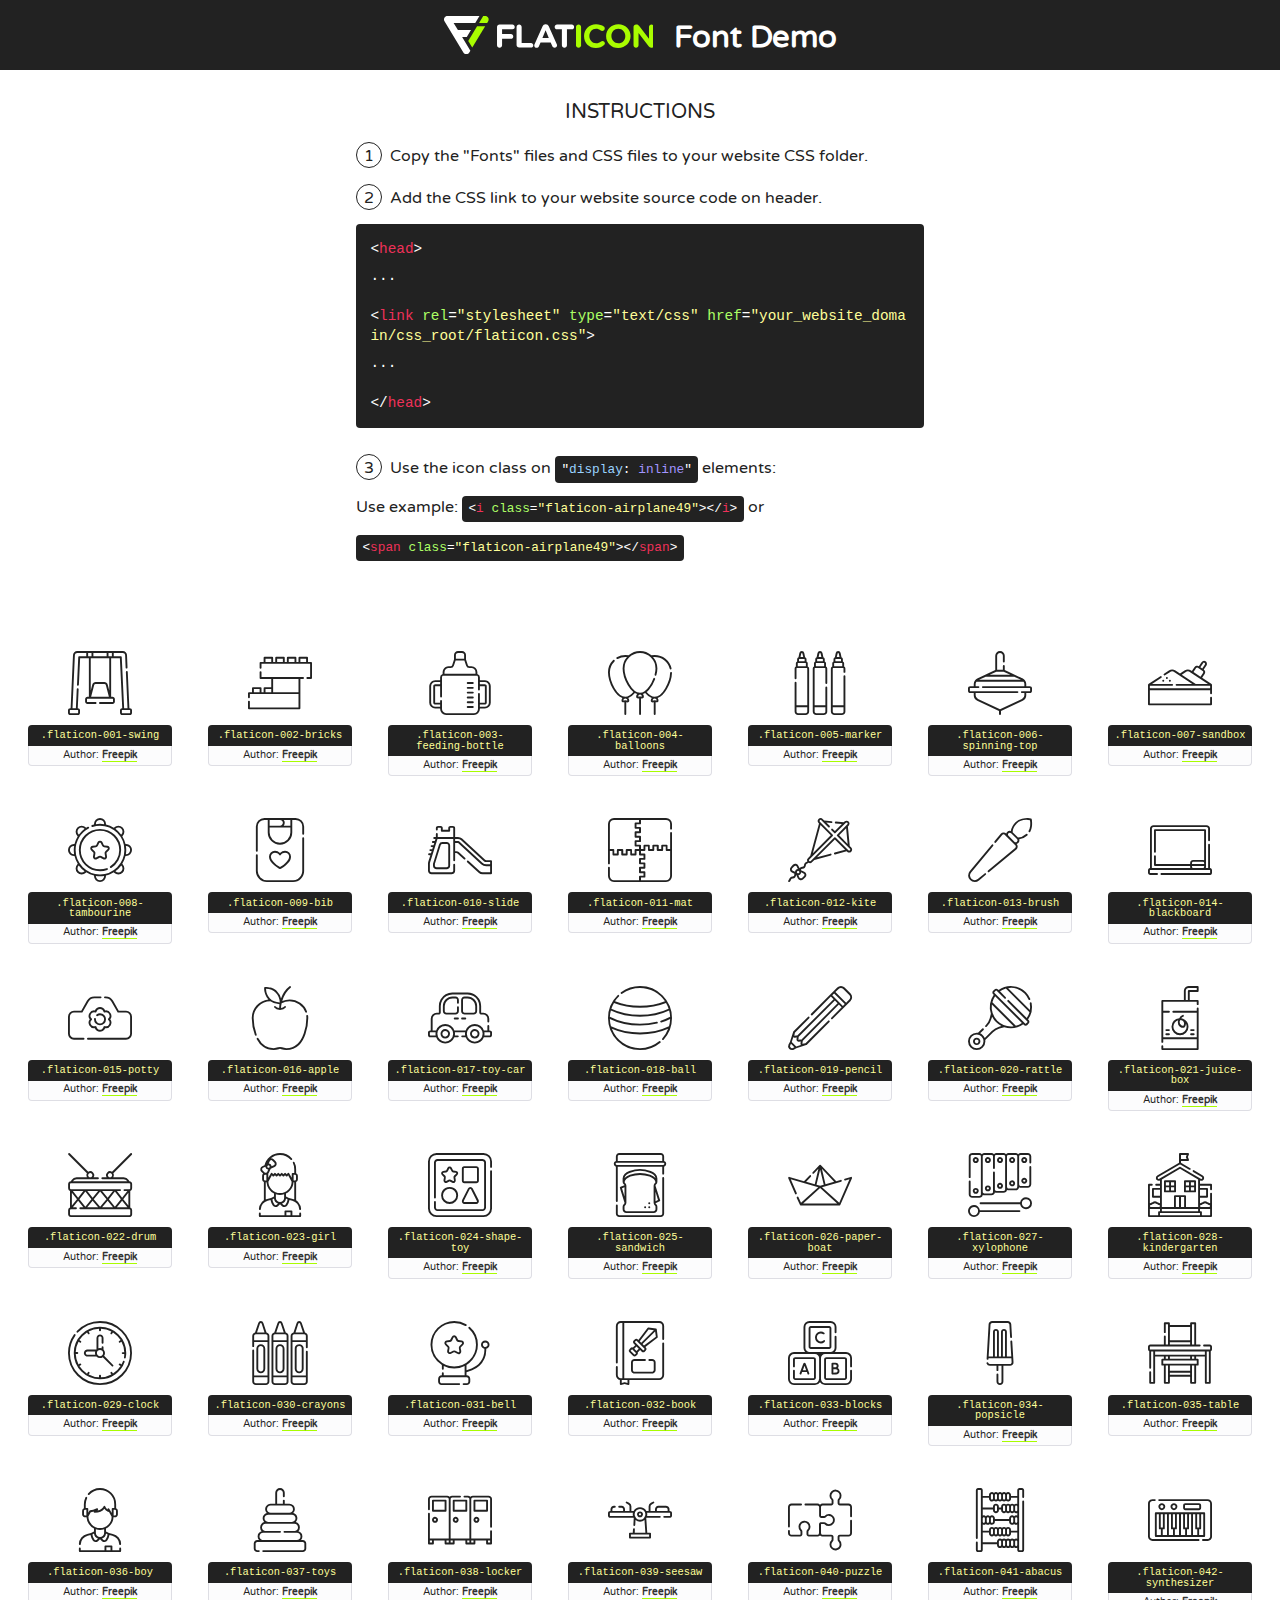
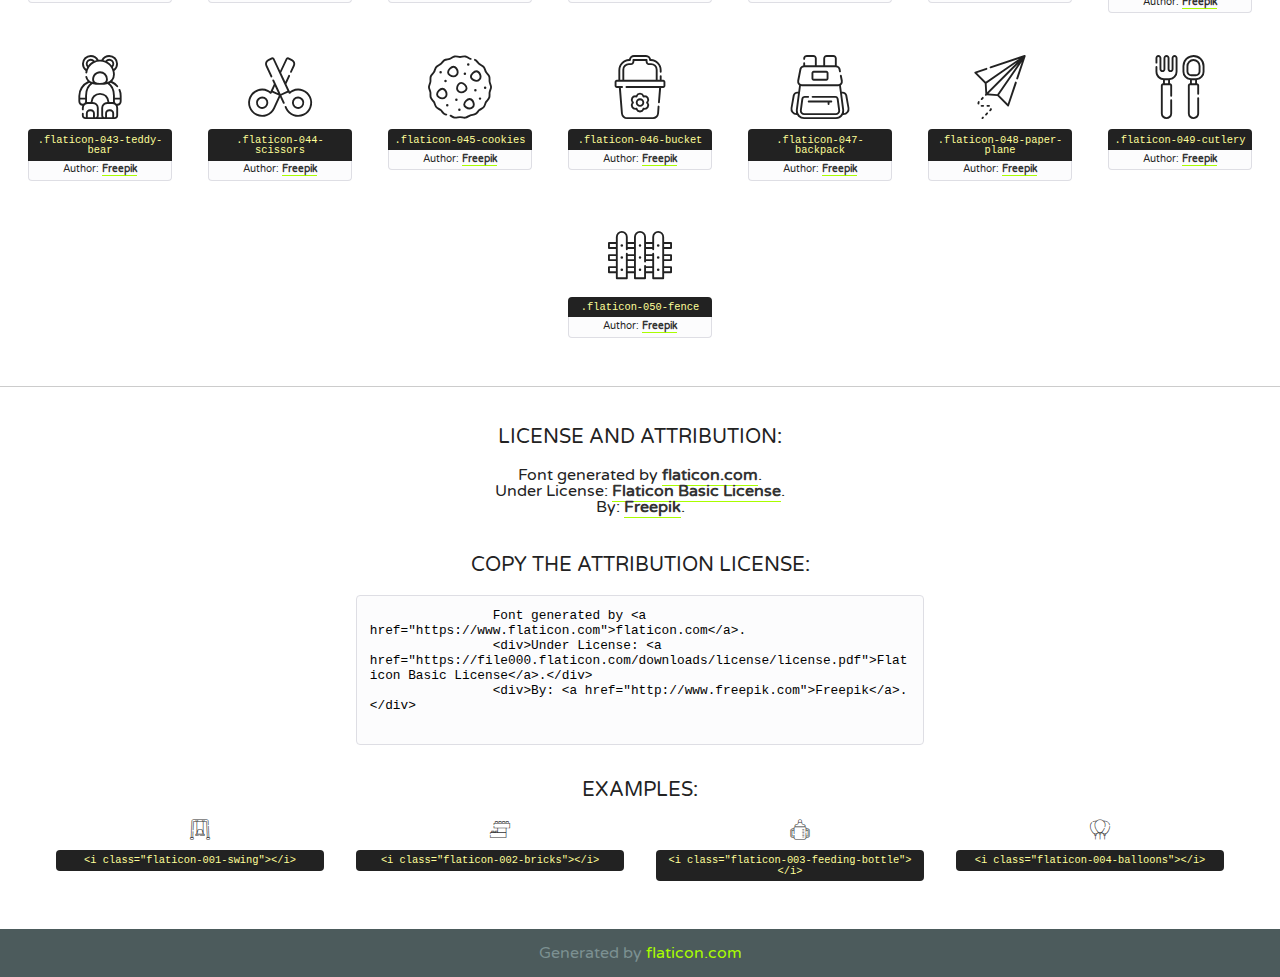
<file: lib/flaticon/font/flaticon.html>
<!DOCTYPE html>
<!--
  Flaticon icon font: Flaticon
  Creation date: 11/06/2020 07:22
-->
<html>
    <!DOCTYPE html>

    <head>
        <title>Flaticon WebFont</title>
        <link href="http://fonts.googleapis.com/css?family=Varela+Round" rel="stylesheet" type="text/css" />
        <link rel="stylesheet" type="text/css" href="flaticon.css">
        <meta charset="UTF-8">
        <style>
            html, body, div, span, applet, object, iframe,
            h1, h2, h3, h4, h5, h6, p, blockquote, pre,
            a, abbr, acronym, address, big, cite, code,
            del, dfn, em, img, ins, kbd, q, s, samp,
            small, strike, strong, sub, sup, tt, var,
            b, u, i, center,
            dl, dt, dd, ol, ul, li,
            fieldset, form, label, legend,
            table, caption, tbody, tfoot, thead, tr, th, td,
            article, aside, canvas, details, embed,
            figure, figcaption, footer, header, hgroup,
            menu, nav, output, ruby, section, summary,
            time, mark, audio, video {
                margin: 0;
                padding: 0;
                border: 0;
                font-size: 100%;
                font: inherit;
                vertical-align: baseline;
            }
            /* HTML5 display-role reset for older browsers */
            article, aside, details, figcaption, figure,
            footer, header, hgroup, menu, nav, section {
                display: block;
            }
            body {
                line-height: 1;
            }
            ol, ul {
                list-style: none;
            }
            blockquote, q {
                quotes: none;
            }
            blockquote:before, blockquote:after,
            q:before, q:after {
                content: '';
                content: none;
            }
            table {
                border-collapse: collapse;
                border-spacing: 0;
            }
            body {
                font-family: 'Varela Round', Helvetica, Arial, sans-serif;
                font-size: 16px;
                color: #222;
            }
            a {
                color: #333;
                border-bottom: 1px solid #a9fd00;
                font-weight: bold;
                text-decoration: none;
            }
            * {
                -moz-box-sizing: border-box;
                -webkit-box-sizing: border-box;
                box-sizing: border-box;
                margin: 0;
                padding: 0;
            }
            [class^="flaticon-"]:before, [class*=" flaticon-"]:before, [class^="flaticon-"]:after, [class*=" flaticon-"]:after {
                font-family: Flaticon;
                font-size: 30px;
                font-style: normal;
                margin-left: 20px;
                color: #333;
            }
            .wrapper {
                max-width: 600px;
                margin: auto;
                padding: 0 1em;
            }
            .title {
                font-size: 1.25em;
                text-align: center;
                margin-bottom: 1em;
                text-transform: uppercase;
            }
            header {
                text-align: center;
                background-color: #222;
                color: #fff;
                padding: 1em;
            }
            header .logo {
                width: 210px;
                height: 38px;
                display: inline-block;
                vertical-align: middle;
                margin-right: 1em;
                border: none;
            }
            header strong {
                font-size: 1.95em;
                font-weight: bold;
                vertical-align: middle;
                margin-top: 5px;
                display: inline-block;
            }
            .demo {
                margin: 2em auto;
                line-height: 1.25em;
            }
            .demo ul li {
                margin-bottom: 1em;
            }
            .demo ul li .num {
                color: #222;
                border-radius: 20px;
                display: inline-block;
                width: 26px;
                padding: 3px;
                height: 26px;
                text-align: center;
                margin-right: 0.5em;
                border: 1px solid #222;
            }
            .demo ul li code {
                background-color: #222;
                border-radius: 4px;
                padding: 0.25em 0.5em;
                display: inline-block;
                color: #fff;
                font-family: Consolas,Monaco,Lucida Console,Liberation Mono,DejaVu Sans Mono,Bitstream Vera Sans Mono,Courier New, monospace;
                font-weight: lighter;
                margin-top: 1em;
                font-size: 0.8em;
                word-break: break-all;
            }
            .demo ul li code.big {
                padding: 1em;
                font-size: 0.9em;
            }
            .demo ul li code .red {
                color: #EF3159;
            }
            .demo ul li code .green {
                color: #ACFF65;
            }
            .demo ul li code .yellow {
                color: #FFFF99;
            }
            .demo ul li code .blue {
                color: #99D3FF;
            }
            .demo ul li code .purple {
                color: #A295FF;
            }
            .demo ul li code .dots {
                margin-top: 0.5em;
                display: block;
            }
            #glyphs {
                border-bottom: 1px solid #ccc;
                padding: 2em 0;
                text-align: center;
            }
            .glyph {
                display: inline-block;
                width: 9em;
                margin: 1em;
                text-align: center;
                vertical-align: top;
                background: #FFF;
            }
            .glyph .glyph-icon {
                padding: 10px;
                display: block;
                font-family:"Flaticon";
                font-size: 64px;
                line-height: 1;
            }
            .glyph .glyph-icon:before {
                font-size: 64px;
                color: #222;
                margin-left: 0;
            }
            .class-name {
                font-size: 0.65em;
                background-color: #222;
                color: #fff;
                border-radius: 4px 4px 0 0;
                padding: 0.5em;
                color: #FFFF99;
                font-family: Consolas,Monaco,Lucida Console,Liberation Mono,DejaVu Sans Mono,Bitstream Vera Sans Mono,Courier New, monospace;
            }
            .author-name {
                font-size: 0.6em;
                background-color: #fcfcfd;
                border: 1px solid #DEDEE4;
                border-top: 0;
                border-radius: 0 0 4px 4px;
                padding: 0.5em;
            }
            .class-name:last-child {
                font-size: 10px;
                color:#888;
            }
            .class-name:last-child a {
                font-size: 10px;
                color:#555;
            }
            .class-name:last-child a:hover {
                color:#a9fd00;
            }
            .glyph > input {
                display: block;
                width: 100px;
                margin: 5px auto;
                text-align: center;
                font-size: 12px;
                cursor: text;
            }
            .glyph > input.icon-input {
                font-family:"Flaticon";
                font-size: 16px;
                margin-bottom: 10px;
            }
            .attribution .title {
                margin-top: 2em;
            }
            .attribution textarea {
                background-color: #fcfcfd;
                padding: 1em;
                border: none;
                box-shadow: none;
                border: 1px solid #DEDEE4;
                border-radius: 4px;
                resize: none;
                width: 100%;
                height: 150px;
                font-size: 0.8em;
                font-family: Consolas,Monaco,Lucida Console,Liberation Mono,DejaVu Sans Mono,Bitstream Vera Sans Mono,Courier New, monospace;
                -webkit-appearance: none;
            }
            .iconsuse {
                margin: 2em auto;
                text-align: center;
                max-width: 1200px;
            }
            .iconsuse:after {
                content: '';
                display: table;
                clear: both;
            }
            .iconsuse .image {
                float: left;
                width: 25%;
                padding: 0 1em;
            }
            .iconsuse .image p {
                margin-bottom: 1em;
            }
            .iconsuse .image span {
                display: block;
                font-size: 0.65em;
                background-color: #222;
                color: #fff;
                border-radius: 4px;
                padding: 0.5em;
                color: #FFFF99;
                margin-top: 1em;
                font-family: Consolas,Monaco,Lucida Console,Liberation Mono,DejaVu Sans Mono,Bitstream Vera Sans Mono,Courier New, monospace;
            }
            #footer {
                text-align: center;
                background-color: #4C5B5C;
                color: #7c9192;
                padding: 1em;
            }
            #footer a {
                border: none;
                color: #a9fd00;
                font-weight: normal;
            }
            @media (max-width: 960px) {
                .iconsuse .image {
                    width: 50%;
                }
            }
            @media (max-width: 560px) {
                .iconsuse .image {
                    width: 100%;
                }
            }
            .attrDiv {

            }
        </style>
        <link rel="stylesheet" href="flaticon.css">
    </head>

    <body class="characters-off">
        <header>
            <a href="https://www.flaticon.com" target="_blank" class="logo">
                <svg version="1.1" xmlns="http://www.w3.org/2000/svg" xmlns:xlink="http://www.w3.org/1999/xlink" xmlns:a="http://ns.adobe.com/AdobeSVGViewerExtensions/3.0/" viewBox="0 0 560.875 102.036" enable-background="new 0 0 560.875 102.036" xml:space="preserve">
                        <defs>
                        </defs>
                        <g>
                            <g class="letters">
                                <path fill="#ffffff" d="M141.596,29.675c0-3.777,2.985-6.767,6.764-6.767h34.438c3.426,0,6.15,2.728,6.15,6.15
                                c0,3.43-2.724,6.149-6.15,6.149h-27.674v13.091h23.719c3.429,0,6.151,2.724,6.151,6.15c0,3.43-2.723,6.149-6.151,6.149h-23.719
                                v17.574c0,3.773-2.986,6.761-6.764,6.761c-3.779,0-6.764-2.989-6.764-6.761V29.675z"></path>
                                <path fill="#ffffff" d="M193.844,29.149c0-3.781,2.985-6.767,6.764-6.767c3.776,0,6.763,2.985,6.763,6.767v42.957h25.039
                                c3.426,0,6.149,2.726,6.149,6.153c0,3.425-2.723,6.15-6.149,6.15h-31.802c-3.779,0-6.764-2.986-6.764-6.768V29.149z"></path>
                                <path fill="#ffffff" d="M241.891,75.71l21.438-48.407c1.492-3.341,4.215-5.357,7.906-5.357h0.792
                                c3.686,0,6.323,2.017,7.815,5.357l21.439,48.407c0.436,0.967,0.701,1.845,0.701,2.723c0,3.602-2.809,6.501-6.414,6.501
                                c-3.161,0-5.269-1.845-6.499-4.655l-4.132-9.661h-27.059l-4.301,10.102c-1.144,2.631-3.426,4.214-6.237,4.214
                                c-3.517,0-6.24-2.81-6.24-6.325C241.1,77.64,241.451,76.677,241.891,75.71z M279.932,58.666l-8.521-20.297l-8.526,20.297H279.932
                                z"></path>
                                <path fill="#ffffff" d="M314.864,35.387H301.86c-3.429,0-6.239-2.813-6.239-6.238c0-3.429,2.811-6.24,6.239-6.24h39.533
                                c3.426,0,6.237,2.811,6.237,6.24c0,3.425-2.811,6.238-6.237,6.238h-13.001v42.785c0,3.773-2.99,6.761-6.764,6.761
                                c-3.779,0-6.764-2.989-6.764-6.761V35.387z"></path>
                                <path fill="#A9FD00" d="M352.615,29.149c0-3.781,2.985-6.767,6.767-6.767c3.774,0,6.761,2.985,6.761,6.767v49.024
                                c0,3.773-2.987,6.761-6.761,6.761c-3.781,0-6.767-2.989-6.767-6.761V29.149z"></path>
                                <path fill="#A9FD00" d="M374.132,53.836v-0.179c0-17.481,13.178-31.801,32.065-31.801c9.22,0,15.459,2.458,20.557,6.238
                                c1.402,1.054,2.637,2.985,2.637,5.357c0,3.692-2.985,6.59-6.681,6.59c-1.845,0-3.071-0.702-4.044-1.319
                                c-3.776-2.813-7.729-4.393-12.562-4.393c-10.364,0-17.831,8.611-17.831,19.154v0.173c0,10.542,7.291,19.329,17.831,19.329
                                c5.715,0,9.492-1.756,13.359-4.834c1.049-0.874,2.458-1.491,4.039-1.491c3.429,0,6.325,2.813,6.325,6.236
                                c0,2.106-1.056,3.78-2.282,4.834c-5.539,4.834-12.036,7.733-21.878,7.733C387.572,85.464,374.132,71.493,374.132,53.836z"></path>
                                <path fill="#A9FD00" d="M433.009,53.836v-0.179c0-17.481,13.79-31.801,32.766-31.801c18.981,0,32.592,14.143,32.592,31.628v0.173
                                c0,17.483-13.785,31.807-32.769,31.807C446.625,85.464,433.009,71.32,433.009,53.836z M484.224,53.836v-0.179
                                c0-10.539-7.725-19.326-18.626-19.326c-10.893,0-18.449,8.611-18.449,19.154v0.173c0,10.542,7.73,19.329,18.626,19.329
                                C476.676,72.986,484.224,64.378,484.224,53.836z"></path>
                                <path fill="#A9FD00" d="M506.233,29.321c0-3.774,2.99-6.763,6.767-6.763h1.401c3.252,0,5.183,1.583,7.029,3.953l26.093,34.265
                                V29.059c0-3.692,2.99-6.677,6.681-6.677c3.683,0,6.671,2.985,6.671,6.677v48.934c0,3.78-2.987,6.765-6.764,6.765h-0.436
                                c-3.257,0-5.188-1.581-7.034-3.953l-27.056-35.492v32.944c0,3.687-2.985,6.676-6.678,6.676c-3.683,0-6.673-2.989-6.673-6.676
                                V29.321z"></path>
                            </g>
                            <g class="insignia">
                                <path fill="#ffffff" d="M48.372,56.137h12.517l11.156-18.537H37.186L25.688,18.539h57.825L94.668,0H9.271
                                C5.925,0,2.842,1.801,1.198,4.716c-1.644,2.907-1.593,6.482,0.134,9.343l50.38,83.501c1.678,2.781,4.689,4.476,7.938,4.476
                                c3.246,0,6.257-1.695,7.935-4.476l2.898-4.804L48.372,56.137z"></path>
                                <g class="i">
                                    <path fill="#A9FD00" d="M93.575,18.539h0.031v0.004l21.652,0.004l2.705-4.488c1.727-2.861,1.778-6.436,0.133-9.343
                                    C116.454,1.801,113.371,0,110.026,0h-5.294L93.575,18.539z"></path>
                                    <polygon fill="#A9FD00" points="88.291,27.356 64.725,66.486 75.519,84.404 109.942,27.356"></polygon>
                                </g>
                            </g>
                        </g>
                    </svg>
            </a>
            <strong>Font Demo</strong>
        </header>

        <section class="demo wrapper">
            <p class="title">Instructions</p>
            <ul>
                <li>
                    <span class="num">1</span>Copy the "Fonts" files and CSS files to your website CSS folder.
                </li>
                <li>
                    <span class="num">2</span>Add the CSS link to your website source code on header.
                    <code class="big">
                        &lt;<span class="red">head</span>&gt;
                        <br/><span class="dots">...</span>
                        <br/>&lt;<span class="red">link</span> <span class="green">rel</span>=<span class="yellow">"stylesheet"</span> <span class="green">type</span>=<span class="yellow">"text/css"</span> <span class="green">href</span>=<span class="yellow">"your_website_domain/css_root/flaticon.css"</span>&gt;
                        <br/><span class="dots">...</span>
                        <br/>&lt;/<span class="red">head</span>&gt;
                    </code>
                </li>

                <li>
                    <p>
                        <span class="num">3</span>Use the icon class on <code>"<span class="blue">display</span>:<span class="purple"> inline</span>"</code> elements:
                        <br />
                        Use example:
                        <code>
                            &lt;<span class="red">i</span> <span class="green">class</span>=<span class="yellow">&quot;flaticon-airplane49&quot;</span>&gt;&lt;/<span class="red">i</span>&gt;
                        </code> or
                        <code>&lt;<span class="red">span</span> <span class="green">class</span>=<span class="yellow">&quot;flaticon-airplane49&quot;</span>&gt;&lt;/<span class="red">span</span>&gt;</code>
                    </p>
                </li>
            </ul>
        </section>

        <section id="glyphs">
            
            <div class="glyph"><div class="glyph-icon flaticon-001-swing"></div>
                <div class="class-name">.flaticon-001-swing</div>
                <div class="author-name">Author: <a href="http://www.freepik.com" title="Freepik">Freepik</a> </div>
            </div>
            
            <div class="glyph"><div class="glyph-icon flaticon-002-bricks"></div>
                <div class="class-name">.flaticon-002-bricks</div>
                <div class="author-name">Author: <a href="http://www.freepik.com" title="Freepik">Freepik</a> </div>
            </div>
            
            <div class="glyph"><div class="glyph-icon flaticon-003-feeding-bottle"></div>
                <div class="class-name">.flaticon-003-feeding-bottle</div>
                <div class="author-name">Author: <a href="http://www.freepik.com" title="Freepik">Freepik</a> </div>
            </div>
            
            <div class="glyph"><div class="glyph-icon flaticon-004-balloons"></div>
                <div class="class-name">.flaticon-004-balloons</div>
                <div class="author-name">Author: <a href="http://www.freepik.com" title="Freepik">Freepik</a> </div>
            </div>
            
            <div class="glyph"><div class="glyph-icon flaticon-005-marker"></div>
                <div class="class-name">.flaticon-005-marker</div>
                <div class="author-name">Author: <a href="http://www.freepik.com" title="Freepik">Freepik</a> </div>
            </div>
            
            <div class="glyph"><div class="glyph-icon flaticon-006-spinning-top"></div>
                <div class="class-name">.flaticon-006-spinning-top</div>
                <div class="author-name">Author: <a href="http://www.freepik.com" title="Freepik">Freepik</a> </div>
            </div>
            
            <div class="glyph"><div class="glyph-icon flaticon-007-sandbox"></div>
                <div class="class-name">.flaticon-007-sandbox</div>
                <div class="author-name">Author: <a href="http://www.freepik.com" title="Freepik">Freepik</a> </div>
            </div>
            
            <div class="glyph"><div class="glyph-icon flaticon-008-tambourine"></div>
                <div class="class-name">.flaticon-008-tambourine</div>
                <div class="author-name">Author: <a href="http://www.freepik.com" title="Freepik">Freepik</a> </div>
            </div>
            
            <div class="glyph"><div class="glyph-icon flaticon-009-bib"></div>
                <div class="class-name">.flaticon-009-bib</div>
                <div class="author-name">Author: <a href="http://www.freepik.com" title="Freepik">Freepik</a> </div>
            </div>
            
            <div class="glyph"><div class="glyph-icon flaticon-010-slide"></div>
                <div class="class-name">.flaticon-010-slide</div>
                <div class="author-name">Author: <a href="http://www.freepik.com" title="Freepik">Freepik</a> </div>
            </div>
            
            <div class="glyph"><div class="glyph-icon flaticon-011-mat"></div>
                <div class="class-name">.flaticon-011-mat</div>
                <div class="author-name">Author: <a href="http://www.freepik.com" title="Freepik">Freepik</a> </div>
            </div>
            
            <div class="glyph"><div class="glyph-icon flaticon-012-kite"></div>
                <div class="class-name">.flaticon-012-kite</div>
                <div class="author-name">Author: <a href="http://www.freepik.com" title="Freepik">Freepik</a> </div>
            </div>
            
            <div class="glyph"><div class="glyph-icon flaticon-013-brush"></div>
                <div class="class-name">.flaticon-013-brush</div>
                <div class="author-name">Author: <a href="http://www.freepik.com" title="Freepik">Freepik</a> </div>
            </div>
            
            <div class="glyph"><div class="glyph-icon flaticon-014-blackboard"></div>
                <div class="class-name">.flaticon-014-blackboard</div>
                <div class="author-name">Author: <a href="http://www.freepik.com" title="Freepik">Freepik</a> </div>
            </div>
            
            <div class="glyph"><div class="glyph-icon flaticon-015-potty"></div>
                <div class="class-name">.flaticon-015-potty</div>
                <div class="author-name">Author: <a href="http://www.freepik.com" title="Freepik">Freepik</a> </div>
            </div>
            
            <div class="glyph"><div class="glyph-icon flaticon-016-apple"></div>
                <div class="class-name">.flaticon-016-apple</div>
                <div class="author-name">Author: <a href="http://www.freepik.com" title="Freepik">Freepik</a> </div>
            </div>
            
            <div class="glyph"><div class="glyph-icon flaticon-017-toy-car"></div>
                <div class="class-name">.flaticon-017-toy-car</div>
                <div class="author-name">Author: <a href="http://www.freepik.com" title="Freepik">Freepik</a> </div>
            </div>
            
            <div class="glyph"><div class="glyph-icon flaticon-018-ball"></div>
                <div class="class-name">.flaticon-018-ball</div>
                <div class="author-name">Author: <a href="http://www.freepik.com" title="Freepik">Freepik</a> </div>
            </div>
            
            <div class="glyph"><div class="glyph-icon flaticon-019-pencil"></div>
                <div class="class-name">.flaticon-019-pencil</div>
                <div class="author-name">Author: <a href="http://www.freepik.com" title="Freepik">Freepik</a> </div>
            </div>
            
            <div class="glyph"><div class="glyph-icon flaticon-020-rattle"></div>
                <div class="class-name">.flaticon-020-rattle</div>
                <div class="author-name">Author: <a href="http://www.freepik.com" title="Freepik">Freepik</a> </div>
            </div>
            
            <div class="glyph"><div class="glyph-icon flaticon-021-juice-box"></div>
                <div class="class-name">.flaticon-021-juice-box</div>
                <div class="author-name">Author: <a href="http://www.freepik.com" title="Freepik">Freepik</a> </div>
            </div>
            
            <div class="glyph"><div class="glyph-icon flaticon-022-drum"></div>
                <div class="class-name">.flaticon-022-drum</div>
                <div class="author-name">Author: <a href="http://www.freepik.com" title="Freepik">Freepik</a> </div>
            </div>
            
            <div class="glyph"><div class="glyph-icon flaticon-023-girl"></div>
                <div class="class-name">.flaticon-023-girl</div>
                <div class="author-name">Author: <a href="http://www.freepik.com" title="Freepik">Freepik</a> </div>
            </div>
            
            <div class="glyph"><div class="glyph-icon flaticon-024-shape-toy"></div>
                <div class="class-name">.flaticon-024-shape-toy</div>
                <div class="author-name">Author: <a href="http://www.freepik.com" title="Freepik">Freepik</a> </div>
            </div>
            
            <div class="glyph"><div class="glyph-icon flaticon-025-sandwich"></div>
                <div class="class-name">.flaticon-025-sandwich</div>
                <div class="author-name">Author: <a href="http://www.freepik.com" title="Freepik">Freepik</a> </div>
            </div>
            
            <div class="glyph"><div class="glyph-icon flaticon-026-paper-boat"></div>
                <div class="class-name">.flaticon-026-paper-boat</div>
                <div class="author-name">Author: <a href="http://www.freepik.com" title="Freepik">Freepik</a> </div>
            </div>
            
            <div class="glyph"><div class="glyph-icon flaticon-027-xylophone"></div>
                <div class="class-name">.flaticon-027-xylophone</div>
                <div class="author-name">Author: <a href="http://www.freepik.com" title="Freepik">Freepik</a> </div>
            </div>
            
            <div class="glyph"><div class="glyph-icon flaticon-028-kindergarten"></div>
                <div class="class-name">.flaticon-028-kindergarten</div>
                <div class="author-name">Author: <a href="http://www.freepik.com" title="Freepik">Freepik</a> </div>
            </div>
            
            <div class="glyph"><div class="glyph-icon flaticon-029-clock"></div>
                <div class="class-name">.flaticon-029-clock</div>
                <div class="author-name">Author: <a href="http://www.freepik.com" title="Freepik">Freepik</a> </div>
            </div>
            
            <div class="glyph"><div class="glyph-icon flaticon-030-crayons"></div>
                <div class="class-name">.flaticon-030-crayons</div>
                <div class="author-name">Author: <a href="http://www.freepik.com" title="Freepik">Freepik</a> </div>
            </div>
            
            <div class="glyph"><div class="glyph-icon flaticon-031-bell"></div>
                <div class="class-name">.flaticon-031-bell</div>
                <div class="author-name">Author: <a href="http://www.freepik.com" title="Freepik">Freepik</a> </div>
            </div>
            
            <div class="glyph"><div class="glyph-icon flaticon-032-book"></div>
                <div class="class-name">.flaticon-032-book</div>
                <div class="author-name">Author: <a href="http://www.freepik.com" title="Freepik">Freepik</a> </div>
            </div>
            
            <div class="glyph"><div class="glyph-icon flaticon-033-blocks"></div>
                <div class="class-name">.flaticon-033-blocks</div>
                <div class="author-name">Author: <a href="http://www.freepik.com" title="Freepik">Freepik</a> </div>
            </div>
            
            <div class="glyph"><div class="glyph-icon flaticon-034-popsicle"></div>
                <div class="class-name">.flaticon-034-popsicle</div>
                <div class="author-name">Author: <a href="http://www.freepik.com" title="Freepik">Freepik</a> </div>
            </div>
            
            <div class="glyph"><div class="glyph-icon flaticon-035-table"></div>
                <div class="class-name">.flaticon-035-table</div>
                <div class="author-name">Author: <a href="http://www.freepik.com" title="Freepik">Freepik</a> </div>
            </div>
            
            <div class="glyph"><div class="glyph-icon flaticon-036-boy"></div>
                <div class="class-name">.flaticon-036-boy</div>
                <div class="author-name">Author: <a href="http://www.freepik.com" title="Freepik">Freepik</a> </div>
            </div>
            
            <div class="glyph"><div class="glyph-icon flaticon-037-toys"></div>
                <div class="class-name">.flaticon-037-toys</div>
                <div class="author-name">Author: <a href="http://www.freepik.com" title="Freepik">Freepik</a> </div>
            </div>
            
            <div class="glyph"><div class="glyph-icon flaticon-038-locker"></div>
                <div class="class-name">.flaticon-038-locker</div>
                <div class="author-name">Author: <a href="http://www.freepik.com" title="Freepik">Freepik</a> </div>
            </div>
            
            <div class="glyph"><div class="glyph-icon flaticon-039-seesaw"></div>
                <div class="class-name">.flaticon-039-seesaw</div>
                <div class="author-name">Author: <a href="http://www.freepik.com" title="Freepik">Freepik</a> </div>
            </div>
            
            <div class="glyph"><div class="glyph-icon flaticon-040-puzzle"></div>
                <div class="class-name">.flaticon-040-puzzle</div>
                <div class="author-name">Author: <a href="http://www.freepik.com" title="Freepik">Freepik</a> </div>
            </div>
            
            <div class="glyph"><div class="glyph-icon flaticon-041-abacus"></div>
                <div class="class-name">.flaticon-041-abacus</div>
                <div class="author-name">Author: <a href="http://www.freepik.com" title="Freepik">Freepik</a> </div>
            </div>
            
            <div class="glyph"><div class="glyph-icon flaticon-042-synthesizer"></div>
                <div class="class-name">.flaticon-042-synthesizer</div>
                <div class="author-name">Author: <a href="http://www.freepik.com" title="Freepik">Freepik</a> </div>
            </div>
            
            <div class="glyph"><div class="glyph-icon flaticon-043-teddy-bear"></div>
                <div class="class-name">.flaticon-043-teddy-bear</div>
                <div class="author-name">Author: <a href="http://www.freepik.com" title="Freepik">Freepik</a> </div>
            </div>
            
            <div class="glyph"><div class="glyph-icon flaticon-044-scissors"></div>
                <div class="class-name">.flaticon-044-scissors</div>
                <div class="author-name">Author: <a href="http://www.freepik.com" title="Freepik">Freepik</a> </div>
            </div>
            
            <div class="glyph"><div class="glyph-icon flaticon-045-cookies"></div>
                <div class="class-name">.flaticon-045-cookies</div>
                <div class="author-name">Author: <a href="http://www.freepik.com" title="Freepik">Freepik</a> </div>
            </div>
            
            <div class="glyph"><div class="glyph-icon flaticon-046-bucket"></div>
                <div class="class-name">.flaticon-046-bucket</div>
                <div class="author-name">Author: <a href="http://www.freepik.com" title="Freepik">Freepik</a> </div>
            </div>
            
            <div class="glyph"><div class="glyph-icon flaticon-047-backpack"></div>
                <div class="class-name">.flaticon-047-backpack</div>
                <div class="author-name">Author: <a href="http://www.freepik.com" title="Freepik">Freepik</a> </div>
            </div>
            
            <div class="glyph"><div class="glyph-icon flaticon-048-paper-plane"></div>
                <div class="class-name">.flaticon-048-paper-plane</div>
                <div class="author-name">Author: <a href="http://www.freepik.com" title="Freepik">Freepik</a> </div>
            </div>
            
            <div class="glyph"><div class="glyph-icon flaticon-049-cutlery"></div>
                <div class="class-name">.flaticon-049-cutlery</div>
                <div class="author-name">Author: <a href="http://www.freepik.com" title="Freepik">Freepik</a> </div>
            </div>
            
            <div class="glyph"><div class="glyph-icon flaticon-050-fence"></div>
                <div class="class-name">.flaticon-050-fence</div>
                <div class="author-name">Author: <a href="http://www.freepik.com" title="Freepik">Freepik</a> </div>
            </div>
            
        </section>

        <section class="attribution wrapper"   style="text-align:center;">
            <div class="title">License and attribution:</div>
            <div class="attrDiv">Font generated by <a href="https://www.flaticon.com">flaticon.com</a>.</div>
            <div class="attrDiv">Under License: <a href="https://file000.flaticon.com/downloads/license/license.pdf">Flaticon Basic License</a>.</div>
            <div class="attrDiv">By: <a href="http://www.freepik.com">Freepik</a>.</div>

            <div class="title">Copy the Attribution License:</div>
            <textarea onclick="this.focus();this.select();">
                Font generated by &lt;a href=&quot;https://www.flaticon.com&quot;&gt;flaticon.com&lt;/a&gt;.
                <div>Under License: <a href="https://file000.flaticon.com/downloads/license/license.pdf">Flaticon Basic License</a>.</div>
                <div>By: <a href="http://www.freepik.com">Freepik</a>.</div>
            </textarea>
        </section>

        <section class="iconsuse">
            <div class="title">Examples:</div>
            
            <div class="image">
                <p>
                    <i class="glyph-icon flaticon-001-swing"></i>
                    <span>&lt;i class=&quot;flaticon-001-swing&quot;&gt;&lt;/i&gt;</span>
                </p>
            </div>
            
            <div class="image">
                <p>
                    <i class="glyph-icon flaticon-002-bricks"></i>
                    <span>&lt;i class=&quot;flaticon-002-bricks&quot;&gt;&lt;/i&gt;</span>
                </p>
            </div>
            
            <div class="image">
                <p>
                    <i class="glyph-icon flaticon-003-feeding-bottle"></i>
                    <span>&lt;i class=&quot;flaticon-003-feeding-bottle&quot;&gt;&lt;/i&gt;</span>
                </p>
            </div>
            
            <div class="image">
                <p>
                    <i class="glyph-icon flaticon-004-balloons"></i>
                    <span>&lt;i class=&quot;flaticon-004-balloons&quot;&gt;&lt;/i&gt;</span>
                </p>
            </div>
            
        </section>

        <div id="footer">
            <div>Generated by <a href="https://www.flaticon.com">flaticon.com</a></div>
        </div>
    </body>
</html>
</file>
<file: lib/flaticon/font/flaticon.css>
@font-face {
  font-family: "Flaticon";
  src: url("./Flaticon.eot");
  src: url("./Flaticon.eot?#iefix") format("embedded-opentype"),
       url("./Flaticon.woff2") format("woff2"),
       url("./Flaticon.woff") format("woff"),
       url("./Flaticon.ttf") format("truetype"),
       url("./Flaticon.svg#Flaticon") format("svg");
  font-weight: normal;
  font-style: normal;
}

@media screen and (-webkit-min-device-pixel-ratio:0) {
  @font-face {
    font-family: "Flaticon";
    src: url("./Flaticon.svg#Flaticon") format("svg");
  }
}

[class^="flaticon-"]:before, [class*=" flaticon-"]:before,
[class^="flaticon-"]:after, [class*=" flaticon-"]:after {   
  font-family: Flaticon;
        font-size: 20px;
font-style: normal;
margin-left: 20px;
}

.flaticon-001-swing:before { content: "\f100"; }
.flaticon-002-bricks:before { content: "\f101"; }
.flaticon-003-feeding-bottle:before { content: "\f102"; }
.flaticon-004-balloons:before { content: "\f103"; }
.flaticon-005-marker:before { content: "\f104"; }
.flaticon-006-spinning-top:before { content: "\f105"; }
.flaticon-007-sandbox:before { content: "\f106"; }
.flaticon-008-tambourine:before { content: "\f107"; }
.flaticon-009-bib:before { content: "\f108"; }
.flaticon-010-slide:before { content: "\f109"; }
.flaticon-011-mat:before { content: "\f10a"; }
.flaticon-012-kite:before { content: "\f10b"; }
.flaticon-013-brush:before { content: "\f10c"; }
.flaticon-014-blackboard:before { content: "\f10d"; }
.flaticon-015-potty:before { content: "\f10e"; }
.flaticon-016-apple:before { content: "\f10f"; }
.flaticon-017-toy-car:before { content: "\f110"; }
.flaticon-018-ball:before { content: "\f111"; }
.flaticon-019-pencil:before { content: "\f112"; }
.flaticon-020-rattle:before { content: "\f113"; }
.flaticon-021-juice-box:before { content: "\f114"; }
.flaticon-022-drum:before { content: "\f115"; }
.flaticon-023-girl:before { content: "\f116"; }
.flaticon-024-shape-toy:before { content: "\f117"; }
.flaticon-025-sandwich:before { content: "\f118"; }
.flaticon-026-paper-boat:before { content: "\f119"; }
.flaticon-027-xylophone:before { content: "\f11a"; }
.flaticon-028-kindergarten:before { content: "\f11b"; }
.flaticon-029-clock:before { content: "\f11c"; }
.flaticon-030-crayons:before { content: "\f11d"; }
.flaticon-031-bell:before { content: "\f11e"; }
.flaticon-032-book:before { content: "\f11f"; }
.flaticon-033-blocks:before { content: "\f120"; }
.flaticon-034-popsicle:before { content: "\f121"; }
.flaticon-035-table:before { content: "\f122"; }
.flaticon-036-boy:before { content: "\f123"; }
.flaticon-037-toys:before { content: "\f124"; }
.flaticon-038-locker:before { content: "\f125"; }
.flaticon-039-seesaw:before { content: "\f126"; }
.flaticon-040-puzzle:before { content: "\f127"; }
.flaticon-041-abacus:before { content: "\f128"; }
.flaticon-042-synthesizer:before { content: "\f129"; }
.flaticon-043-teddy-bear:before { content: "\f12a"; }
.flaticon-044-scissors:before { content: "\f12b"; }
.flaticon-045-cookies:before { content: "\f12c"; }
.flaticon-046-bucket:before { content: "\f12d"; }
.flaticon-047-backpack:before { content: "\f12e"; }
.flaticon-048-paper-plane:before { content: "\f12f"; }
.flaticon-049-cutlery:before { content: "\f130"; }
.flaticon-050-fence:before { content: "\f131"; }
</file>
<file: css/style.css>
/******* Bootstrap Theming ********/

/*!
 * Bootstrap v4.5.3 (https://getbootstrap.com/)
 * Copyright 2011-2020 The Bootstrap Authors
 * Copyright 2011-2020 Twitter, Inc.
 * Licensed under MIT (https://github.com/twbs/bootstrap/blob/main/LICENSE)
 */

:root {
  --blue: #007bff;
  --indigo: #6610f2;
  --purple: #6f42c1;
  --pink: #e83e8c;
  --red: #dc3545;
  --orange: #fd7e14;
  --yellow: #ffc107;
  --green: #28a745;
  --teal: #20c997;
  --cyan: #17a2b8;
  --white: #fff;
  --gray: #6c757d;
  --gray-dark: #343a40;
  --primary: #17a2b8;
  --secondary: #00394f;
  --success: #28a745;
  --info: #17a2b8;
  --warning: #ffc107;
  --danger: #dc3545;
  --light: #f8f9fa;
  --dark: #343a40;
  --breakpoint-xs: 0;
  --breakpoint-sm: 576px;
  --breakpoint-md: 768px;
  --breakpoint-lg: 992px;
  --breakpoint-xl: 1200px;
  --font-family-sans-serif: "Nunito", sans-serif;
  --font-family-monospace: SFMono-Regular, Menlo, Monaco, Consolas, "Liberation Mono", "Courier New", monospace;
}

@font-face {
  font-family: "Visuelt";
  src: url(../lib/flaticon/font/VisueltPro-Regular.ttf);
}

*, *::before, *::after {
  box-sizing: border-box;
}

html {
  font-family: sans-serif;
  line-height: 1.15;
  -webkit-text-size-adjust: 100%;
  -webkit-tap-highlight-color: rgba(0, 0, 0, 0);
}

article, aside, figcaption, figure, footer, header, hgroup, main, nav, section {
  display: block;
}

body {
  margin: 0;
  font-family: "Visuelt", sans-serif;
  font-size: 1rem;
  font-weight: 400;
  line-height: 1.5;
  color: #666666;
  text-align: left;
  background-color: #fff;
}

[tabindex="-1"]:focus:not(:focus-visible) {
  outline: 0 !important;
}

hr {
  box-sizing: content-box;
  height: 0;
  overflow: visible;
}

h1, h2, h3, h4, h5, h6 {
  margin-top: 0;
  margin-bottom: 0.5rem;
}

p {
  margin-top: 0;
  margin-bottom: 1rem;
}

abbr[title], abbr[data-original-title] {
  text-decoration: underline;
  text-decoration: underline dotted;
  cursor: help;
  border-bottom: 0;
  text-decoration-skip-ink: none;
}

address {
  margin-bottom: 1rem;
  font-style: normal;
  line-height: inherit;
}

ol, ul, dl {
  margin-top: 0;
  margin-bottom: 1rem;
}

ol ol, ul ul, ol ul, ul ol {
  margin-bottom: 0;
}

dt {
  font-weight: 700;
}

dd {
  margin-bottom: .5rem;
  margin-left: 0;
}

blockquote {
  margin: 0 0 1rem;
}

b, strong {
  font-weight: bolder;
}

small {
  font-size: 80%;
}

sub, sup {
  position: relative;
  font-size: 75%;
  line-height: 0;
  vertical-align: baseline;
}

sub {
  bottom: -.25em;
}

sup {
  top: -.5em;
}

a {
  color: #17a2b8;
  text-decoration: none;
  background-color: transparent;
}

a:hover {
  color: #0f6674;
  text-decoration: underline;
}

a:not([href]):not([class]) {
  color: inherit;
  text-decoration: none;
}

a:not([href]):not([class]):hover {
  color: inherit;
  text-decoration: none;
}

pre, code, kbd, samp {
  font-family: SFMono-Regular, Menlo, Monaco, Consolas, "Liberation Mono", "Courier New", monospace;
  font-size: 1em;
}

pre {
  margin-top: 0;
  margin-bottom: 1rem;
  overflow: auto;
  -ms-overflow-style: scrollbar;
}

figure {
  margin: 0 0 1rem;
}

img {
  vertical-align: middle;
  border-style: none;
}

svg {
  overflow: hidden;
  vertical-align: middle;
}

table {
  border-collapse: collapse;
}

caption {
  padding-top: 0.75rem;
  padding-bottom: 0.75rem;
  color: #6c757d;
  text-align: left;
  caption-side: bottom;
}

th {
  text-align: inherit;
  text-align: -webkit-match-parent;
}

label {
  display: inline-block;
  margin-bottom: 0.5rem;
}

button {
  border-radius: 0;
}

button:focus {
  outline: 1px dotted;
  outline: 5px auto -webkit-focus-ring-color;
}

input, button, select, optgroup, textarea {
  margin: 0;
  font-family: inherit;
  font-size: inherit;
  line-height: inherit;
}

button, input {
  overflow: visible;
}

button, select {
  text-transform: none;
}

[role="button"] {
  cursor: pointer;
}

select {
  word-wrap: normal;
}

button, [type="button"], [type="reset"], [type="submit"] {
  -webkit-appearance: button;
}

button:not(:disabled), [type="button"]:not(:disabled), [type="reset"]:not(:disabled), [type="submit"]:not(:disabled) {
  cursor: pointer;
}

button::-moz-focus-inner, [type="button"]::-moz-focus-inner, [type="reset"]::-moz-focus-inner, [type="submit"]::-moz-focus-inner {
  padding: 0;
  border-style: none;
}

input[type="radio"], input[type="checkbox"] {
  box-sizing: border-box;
  padding: 0;
}

textarea {
  overflow: auto;
  resize: vertical;
}

fieldset {
  min-width: 0;
  padding: 0;
  margin: 0;
  border: 0;
}

legend {
  display: block;
  width: 100%;
  max-width: 100%;
  padding: 0;
  margin-bottom: .5rem;
  font-size: 1.5rem;
  line-height: inherit;
  color: inherit;
  white-space: normal;
}

@media (max-width: 1200px) {
  legend {
    font-size: calc(1.275rem + 0.3vw);
  }
}

progress {
  vertical-align: baseline;
}

[type="number"]::-webkit-inner-spin-button, [type="number"]::-webkit-outer-spin-button {
  height: auto;
}

[type="search"] {
  outline-offset: -2px;
  -webkit-appearance: none;
}

[type="search"]::-webkit-search-decoration {
  -webkit-appearance: none;
}

::-webkit-file-upload-button {
  font: inherit;
  -webkit-appearance: button;
}

output {
  display: inline-block;
}

summary {
  display: list-item;
  cursor: pointer;
}

template {
  display: none;
}

[hidden] {
  display: none !important;
}

h1, h2, h3, h4, h5, h6, .h1, .h2, .h3, .h4, .h5, .h6 {
  margin-bottom: 0.5rem;
  font-family: "Visuelt", cursive;
  font-weight: bold;
  line-height: 1.2;
  color: #1946BB;
}

h1, .h1 {
  font-size: 2.5rem;
}

@media (max-width: 1200px) {
  h1, .h1 {
    font-size: calc(1.375rem + 1.5vw);
  }
}

h2, .h2 {
  font-size: 2rem;
}

@media (max-width: 1200px) {
  h2, .h2 {
    font-size: calc(1.325rem + 0.9vw);
  }
}

h3, .h3 {
  font-size: 1.75rem;
}

@media (max-width: 1200px) {
  h3, .h3 {
    font-size: calc(1.3rem + 0.6vw);
  }
}

h4, .h4 {
  font-size: 1.5rem;
}

@media (max-width: 1200px) {
  h4, .h4 {
    font-size: calc(1.275rem + 0.3vw);
  }
}

h5, .h5 {
  font-size: 1.25rem;
}

h6, .h6 {
  font-size: 1rem;
}

.lead {
  font-size: 1.25rem;
  font-weight: 300;
}

.display-1 {
  font-size: 6rem;
  font-weight: 300;
  line-height: 1.2;
}

@media (max-width: 1200px) {
  .display-1 {
    font-size: calc(1.725rem + 5.7vw);
  }
}

.display-2 {
  font-size: 5.5rem;
  font-weight: 300;
  line-height: 1.2;
}

@media (max-width: 1200px) {
  .display-2 {
    font-size: calc(1.675rem + 5.1vw);
  }
}

.display-3 {
  font-size: 4.5rem;
  font-weight: 300;
  line-height: 1.2;
}

@media (max-width: 1200px) {
  .display-3 {
    font-size: calc(1.575rem + 3.9vw);
  }
}

.display-4 {
  font-size: 3.5rem;
  font-weight: 300;
  line-height: 1.2;
}

@media (max-width: 1200px) {
  .display-4 {
    font-size: calc(1.475rem + 2.7vw);
  }
}

hr {
  margin-top: 1rem;
  margin-bottom: 1rem;
  border: 0;
  border-top: 1px solid rgba(0, 0, 0, 0.1);
}

small, .small {
  font-size: 80%;
  font-weight: 400;
}

mark, .mark {
  padding: 0.2em;
  background-color: #fcf8e3;
}

.list-unstyled {
  padding-left: 0;
  list-style: none;
}

.list-inline {
  padding-left: 0;
  list-style: none;
}

.list-inline-item {
  display: inline-block;
}

.list-inline-item:not(:last-child) {
  margin-right: 0.5rem;
}

.initialism {
  font-size: 90%;
  text-transform: uppercase;
}

.blockquote {
  margin-bottom: 1rem;
  font-size: 1.25rem;
}

.blockquote-footer {
  display: block;
  font-size: 80%;
  color: #6c757d;
}

.blockquote-footer::before {
  content: "\2014\00A0";
}

.img-fluid {
  max-width: 100%;
  height: auto;
}

.img-thumbnail {
  padding: 0.25rem;
  background-color: #fff;
  border: 1px solid #dee2e6;
  border-radius: 5px;
  max-width: 100%;
  height: auto;
}

.figure {
  display: inline-block;
}

.figure-img {
  margin-bottom: 0.5rem;
  line-height: 1;
}

.figure-caption {
  font-size: 90%;
  color: #6c757d;
}

code {
  font-size: 87.5%;
  color: #e83e8c;
  word-wrap: break-word;
}

a>code {
  color: inherit;
}

kbd {
  padding: 0.2rem 0.4rem;
  font-size: 87.5%;
  color: #fff;
  background-color: #212529;
  border-radius: 0.2rem;
}

kbd kbd {
  padding: 0;
  font-size: 100%;
  font-weight: 700;
}

pre {
  display: block;
  font-size: 87.5%;
  color: #212529;
}

pre code {
  font-size: inherit;
  color: inherit;
  word-break: normal;
}

.pre-scrollable {
  max-height: 340px;
  overflow-y: scroll;
}

.container, .container-fluid, .container-sm, .container-md, .container-lg, .container-xl {
  width: 100%;
  padding-right: 15px;
  padding-left: 15px;
  margin-right: auto;
  margin-left: auto;
}

@media (min-width: 576px) {
  .container, .container-sm {
    max-width: 540px;
  }
}

@media (min-width: 768px) {
  .container, .container-sm, .container-md {
    max-width: 720px;
  }
}

@media (min-width: 992px) {
  .container, .container-sm, .container-md, .container-lg {
    max-width: 960px;
  }
}

@media (min-width: 1200px) {
  .container, .container-sm, .container-md, .container-lg, .container-xl {
    max-width: 1140px;
  }
}

.row {
  display: flex;
  flex-wrap: wrap;
  margin-right: -15px;
  margin-left: -15px;
}

.no-gutters {
  margin-right: 0;
  margin-left: 0;
}

.no-gutters>.col, .no-gutters>[class*="col-"] {
  padding-right: 0;
  padding-left: 0;
}

.col-1, .col-2, .col-3, .col-4, .col-5, .col-6, .col-7, .col-8, .col-9, .col-10, .col-11, .col-12, .col, .col-auto, .col-sm-1, .col-sm-2, .col-sm-3, .col-sm-4, .col-sm-5, .col-sm-6, .col-sm-7, .col-sm-8, .col-sm-9, .col-sm-10, .col-sm-11, .col-sm-12, .col-sm, .col-sm-auto, .col-md-1, .col-md-2, .col-md-3, .col-md-4, .col-md-5, .col-md-6, .col-md-7, .col-md-8, .col-md-9, .col-md-10, .col-md-11, .col-md-12, .col-md, .col-md-auto, .col-lg-1, .col-lg-2, .col-lg-3, .col-lg-4, .col-lg-5, .col-lg-6, .col-lg-7, .col-lg-8, .col-lg-9, .col-lg-10, .col-lg-11, .col-lg-12, .col-lg, .col-lg-auto, .col-xl-1, .col-xl-2, .col-xl-3, .col-xl-4, .col-xl-5, .col-xl-6, .col-xl-7, .col-xl-8, .col-xl-9, .col-xl-10, .col-xl-11, .col-xl-12, .col-xl, .col-xl-auto {
  position: relative;
  width: 100%;
  padding-right: 15px;
  padding-left: 15px;
}

.col {
  flex-basis: 0;
  flex-grow: 1;
  max-width: 100%;
}

.row-cols-1>* {
  flex: 0 0 100%;
  max-width: 100%;
}

.row-cols-2>* {
  flex: 0 0 50%;
  max-width: 50%;
}

.row-cols-3>* {
  flex: 0 0 33.33333%;
  max-width: 33.33333%;
}

.row-cols-4>* {
  flex: 0 0 25%;
  max-width: 25%;
}

.row-cols-5>* {
  flex: 0 0 20%;
  max-width: 20%;
}

.row-cols-6>* {
  flex: 0 0 16.66667%;
  max-width: 16.66667%;
}

.col-auto {
  flex: 0 0 auto;
  width: auto;
  max-width: 100%;
}

.col-1 {
  flex: 0 0 8.33333%;
  max-width: 8.33333%;
}

.col-2 {
  flex: 0 0 16.66667%;
  max-width: 16.66667%;
}

.col-3 {
  flex: 0 0 25%;
  max-width: 25%;
}

.col-4 {
  flex: 0 0 33.33333%;
  max-width: 33.33333%;
}

.col-5 {
  flex: 0 0 41.66667%;
  max-width: 41.66667%;
}

.col-6 {
  flex: 0 0 50%;
  max-width: 50%;
}

.col-7 {
  flex: 0 0 58.33333%;
  max-width: 58.33333%;
}

.col-8 {
  flex: 0 0 66.66667%;
  max-width: 66.66667%;
}

.col-9 {
  flex: 0 0 75%;
  max-width: 75%;
}

.col-10 {
  flex: 0 0 83.33333%;
  max-width: 83.33333%;
}

.col-11 {
  flex: 0 0 91.66667%;
  max-width: 91.66667%;
}

.col-12 {
  flex: 0 0 100%;
  max-width: 100%;
}

.order-first {
  order: -1;
}

.order-last {
  order: 13;
}

.order-0 {
  order: 0;
}

.order-1 {
  order: 1;
}

.order-2 {
  order: 2;
}

.order-3 {
  order: 3;
}

.order-4 {
  order: 4;
}

.order-5 {
  order: 5;
}

.order-6 {
  order: 6;
}

.order-7 {
  order: 7;
}

.order-8 {
  order: 8;
}

.order-9 {
  order: 9;
}

.order-10 {
  order: 10;
}

.order-11 {
  order: 11;
}

.order-12 {
  order: 12;
}

.offset-1 {
  margin-left: 8.33333%;
}

.offset-2 {
  margin-left: 16.66667%;
}

.offset-3 {
  margin-left: 25%;
}

.offset-4 {
  margin-left: 33.33333%;
}

.offset-5 {
  margin-left: 41.66667%;
}

.offset-6 {
  margin-left: 50%;
}

.offset-7 {
  margin-left: 58.33333%;
}

.offset-8 {
  margin-left: 66.66667%;
}

.offset-9 {
  margin-left: 75%;
}

.offset-10 {
  margin-left: 83.33333%;
}

.offset-11 {
  margin-left: 91.66667%;
}

@media (min-width: 576px) {
  .col-sm {
    flex-basis: 0;
    flex-grow: 1;
    max-width: 100%;
  }
  .row-cols-sm-1>* {
    flex: 0 0 100%;
    max-width: 100%;
  }
  .row-cols-sm-2>* {
    flex: 0 0 50%;
    max-width: 50%;
  }
  .row-cols-sm-3>* {
    flex: 0 0 33.33333%;
    max-width: 33.33333%;
  }
  .row-cols-sm-4>* {
    flex: 0 0 25%;
    max-width: 25%;
  }
  .row-cols-sm-5>* {
    flex: 0 0 20%;
    max-width: 20%;
  }
  .row-cols-sm-6>* {
    flex: 0 0 16.66667%;
    max-width: 16.66667%;
  }
  .col-sm-auto {
    flex: 0 0 auto;
    width: auto;
    max-width: 100%;
  }
  .col-sm-1 {
    flex: 0 0 8.33333%;
    max-width: 8.33333%;
  }
  .col-sm-2 {
    flex: 0 0 16.66667%;
    max-width: 16.66667%;
  }
  .col-sm-3 {
    flex: 0 0 25%;
    max-width: 25%;
  }
  .col-sm-4 {
    flex: 0 0 33.33333%;
    max-width: 33.33333%;
  }
  .col-sm-5 {
    flex: 0 0 41.66667%;
    max-width: 41.66667%;
  }
  .col-sm-6 {
    flex: 0 0 50%;
    max-width: 50%;
  }
  .col-sm-7 {
    flex: 0 0 58.33333%;
    max-width: 58.33333%;
  }
  .col-sm-8 {
    flex: 0 0 66.66667%;
    max-width: 66.66667%;
  }
  .col-sm-9 {
    flex: 0 0 75%;
    max-width: 75%;
  }
  .col-sm-10 {
    flex: 0 0 83.33333%;
    max-width: 83.33333%;
  }
  .col-sm-11 {
    flex: 0 0 91.66667%;
    max-width: 91.66667%;
  }
  .col-sm-12 {
    flex: 0 0 100%;
    max-width: 100%;
  }
  .order-sm-first {
    order: -1;
  }
  .order-sm-last {
    order: 13;
  }
  .order-sm-0 {
    order: 0;
  }
  .order-sm-1 {
    order: 1;
  }
  .order-sm-2 {
    order: 2;
  }
  .order-sm-3 {
    order: 3;
  }
  .order-sm-4 {
    order: 4;
  }
  .order-sm-5 {
    order: 5;
  }
  .order-sm-6 {
    order: 6;
  }
  .order-sm-7 {
    order: 7;
  }
  .order-sm-8 {
    order: 8;
  }
  .order-sm-9 {
    order: 9;
  }
  .order-sm-10 {
    order: 10;
  }
  .order-sm-11 {
    order: 11;
  }
  .order-sm-12 {
    order: 12;
  }
  .offset-sm-0 {
    margin-left: 0;
  }
  .offset-sm-1 {
    margin-left: 8.33333%;
  }
  .offset-sm-2 {
    margin-left: 16.66667%;
  }
  .offset-sm-3 {
    margin-left: 25%;
  }
  .offset-sm-4 {
    margin-left: 33.33333%;
  }
  .offset-sm-5 {
    margin-left: 41.66667%;
  }
  .offset-sm-6 {
    margin-left: 50%;
  }
  .offset-sm-7 {
    margin-left: 58.33333%;
  }
  .offset-sm-8 {
    margin-left: 66.66667%;
  }
  .offset-sm-9 {
    margin-left: 75%;
  }
  .offset-sm-10 {
    margin-left: 83.33333%;
  }
  .offset-sm-11 {
    margin-left: 91.66667%;
  }
}

@media (min-width: 768px) {
  .col-md {
    flex-basis: 0;
    flex-grow: 1;
    max-width: 100%;
  }
  .row-cols-md-1>* {
    flex: 0 0 100%;
    max-width: 100%;
  }
  .row-cols-md-2>* {
    flex: 0 0 50%;
    max-width: 50%;
  }
  .row-cols-md-3>* {
    flex: 0 0 33.33333%;
    max-width: 33.33333%;
  }
  .row-cols-md-4>* {
    flex: 0 0 25%;
    max-width: 25%;
  }
  .row-cols-md-5>* {
    flex: 0 0 20%;
    max-width: 20%;
  }
  .row-cols-md-6>* {
    flex: 0 0 16.66667%;
    max-width: 16.66667%;
  }
  .col-md-auto {
    flex: 0 0 auto;
    width: auto;
    max-width: 100%;
  }
  .col-md-1 {
    flex: 0 0 8.33333%;
    max-width: 8.33333%;
  }
  .col-md-2 {
    flex: 0 0 16.66667%;
    max-width: 16.66667%;
  }
  .col-md-3 {
    flex: 0 0 25%;
    max-width: 25%;
  }
  .col-md-4 {
    flex: 0 0 33.33333%;
    max-width: 33.33333%;
  }
  .col-md-5 {
    flex: 0 0 41.66667%;
    max-width: 41.66667%;
  }
  .col-md-6 {
    flex: 0 0 50%;
    max-width: 50%;
  }
  .col-md-7 {
    flex: 0 0 58.33333%;
    max-width: 58.33333%;
  }
  .col-md-8 {
    flex: 0 0 66.66667%;
    max-width: 66.66667%;
  }
  .col-md-9 {
    flex: 0 0 75%;
    max-width: 75%;
  }
  .col-md-10 {
    flex: 0 0 83.33333%;
    max-width: 83.33333%;
  }
  .col-md-11 {
    flex: 0 0 91.66667%;
    max-width: 91.66667%;
  }
  .col-md-12 {
    flex: 0 0 100%;
    max-width: 100%;
  }
  .order-md-first {
    order: -1;
  }
  .order-md-last {
    order: 13;
  }
  .order-md-0 {
    order: 0;
  }
  .order-md-1 {
    order: 1;
  }
  .order-md-2 {
    order: 2;
  }
  .order-md-3 {
    order: 3;
  }
  .order-md-4 {
    order: 4;
  }
  .order-md-5 {
    order: 5;
  }
  .order-md-6 {
    order: 6;
  }
  .order-md-7 {
    order: 7;
  }
  .order-md-8 {
    order: 8;
  }
  .order-md-9 {
    order: 9;
  }
  .order-md-10 {
    order: 10;
  }
  .order-md-11 {
    order: 11;
  }
  .order-md-12 {
    order: 12;
  }
  .offset-md-0 {
    margin-left: 0;
  }
  .offset-md-1 {
    margin-left: 8.33333%;
  }
  .offset-md-2 {
    margin-left: 16.66667%;
  }
  .offset-md-3 {
    margin-left: 25%;
  }
  .offset-md-4 {
    margin-left: 33.33333%;
  }
  .offset-md-5 {
    margin-left: 41.66667%;
  }
  .offset-md-6 {
    margin-left: 50%;
  }
  .offset-md-7 {
    margin-left: 58.33333%;
  }
  .offset-md-8 {
    margin-left: 66.66667%;
  }
  .offset-md-9 {
    margin-left: 75%;
  }
  .offset-md-10 {
    margin-left: 83.33333%;
  }
  .offset-md-11 {
    margin-left: 91.66667%;
  }
}

@media (min-width: 992px) {
  .col-lg {
    flex-basis: 0;
    flex-grow: 1;
    max-width: 100%;
  }
  .row-cols-lg-1>* {
    flex: 0 0 100%;
    max-width: 100%;
  }
  .row-cols-lg-2>* {
    flex: 0 0 50%;
    max-width: 50%;
  }
  .row-cols-lg-3>* {
    flex: 0 0 33.33333%;
    max-width: 33.33333%;
  }
  .row-cols-lg-4>* {
    flex: 0 0 25%;
    max-width: 25%;
  }
  .row-cols-lg-5>* {
    flex: 0 0 20%;
    max-width: 20%;
  }
  .row-cols-lg-6>* {
    flex: 0 0 16.66667%;
    max-width: 16.66667%;
  }
  .col-lg-auto {
    flex: 0 0 auto;
    width: auto;
    max-width: 100%;
  }
  .col-lg-1 {
    flex: 0 0 8.33333%;
    max-width: 8.33333%;
  }
  .col-lg-2 {
    flex: 0 0 16.66667%;
    max-width: 16.66667%;
  }
  .col-lg-3 {
    flex: 0 0 25%;
    max-width: 25%;
  }
  .col-lg-4 {
    flex: 0 0 33.33333%;
    max-width: 33.33333%;
  }
  .col-lg-5 {
    flex: 0 0 41.66667%;
    max-width: 41.66667%;
  }
  .col-lg-6 {
    flex: 0 0 50%;
    max-width: 50%;
  }
  .col-lg-7 {
    flex: 0 0 58.33333%;
    max-width: 58.33333%;
  }
  .col-lg-8 {
    flex: 0 0 66.66667%;
    max-width: 66.66667%;
  }
  .col-lg-9 {
    flex: 0 0 75%;
    max-width: 75%;
  }
  .col-lg-10 {
    flex: 0 0 83.33333%;
    max-width: 83.33333%;
  }
  .col-lg-11 {
    flex: 0 0 91.66667%;
    max-width: 91.66667%;
  }
  .col-lg-12 {
    flex: 0 0 100%;
    max-width: 100%;
  }
  .order-lg-first {
    order: -1;
  }
  .order-lg-last {
    order: 13;
  }
  .order-lg-0 {
    order: 0;
  }
  .order-lg-1 {
    order: 1;
  }
  .order-lg-2 {
    order: 2;
  }
  .order-lg-3 {
    order: 3;
  }
  .order-lg-4 {
    order: 4;
  }
  .order-lg-5 {
    order: 5;
  }
  .order-lg-6 {
    order: 6;
  }
  .order-lg-7 {
    order: 7;
  }
  .order-lg-8 {
    order: 8;
  }
  .order-lg-9 {
    order: 9;
  }
  .order-lg-10 {
    order: 10;
  }
  .order-lg-11 {
    order: 11;
  }
  .order-lg-12 {
    order: 12;
  }
  .offset-lg-0 {
    margin-left: 0;
  }
  .offset-lg-1 {
    margin-left: 8.33333%;
  }
  .offset-lg-2 {
    margin-left: 16.66667%;
  }
  .offset-lg-3 {
    margin-left: 25%;
  }
  .offset-lg-4 {
    margin-left: 33.33333%;
  }
  .offset-lg-5 {
    margin-left: 41.66667%;
  }
  .offset-lg-6 {
    margin-left: 50%;
  }
  .offset-lg-7 {
    margin-left: 58.33333%;
  }
  .offset-lg-8 {
    margin-left: 66.66667%;
  }
  .offset-lg-9 {
    margin-left: 75%;
  }
  .offset-lg-10 {
    margin-left: 83.33333%;
  }
  .offset-lg-11 {
    margin-left: 91.66667%;
  }
}

@media (min-width: 1200px) {
  .col-xl {
    flex-basis: 0;
    flex-grow: 1;
    max-width: 100%;
  }
  .row-cols-xl-1>* {
    flex: 0 0 100%;
    max-width: 100%;
  }
  .row-cols-xl-2>* {
    flex: 0 0 50%;
    max-width: 50%;
  }
  .row-cols-xl-3>* {
    flex: 0 0 33.33333%;
    max-width: 33.33333%;
  }
  .row-cols-xl-4>* {
    flex: 0 0 25%;
    max-width: 25%;
  }
  .row-cols-xl-5>* {
    flex: 0 0 20%;
    max-width: 20%;
  }
  .row-cols-xl-6>* {
    flex: 0 0 16.66667%;
    max-width: 16.66667%;
  }
  .col-xl-auto {
    flex: 0 0 auto;
    width: auto;
    max-width: 100%;
  }
  .col-xl-1 {
    flex: 0 0 8.33333%;
    max-width: 8.33333%;
  }
  .col-xl-2 {
    flex: 0 0 16.66667%;
    max-width: 16.66667%;
  }
  .col-xl-3 {
    flex: 0 0 25%;
    max-width: 25%;
  }
  .col-xl-4 {
    flex: 0 0 33.33333%;
    max-width: 33.33333%;
  }
  .col-xl-5 {
    flex: 0 0 41.66667%;
    max-width: 41.66667%;
  }
  .col-xl-6 {
    flex: 0 0 50%;
    max-width: 50%;
  }
  .col-xl-7 {
    flex: 0 0 58.33333%;
    max-width: 58.33333%;
  }
  .col-xl-8 {
    flex: 0 0 66.66667%;
    max-width: 66.66667%;
  }
  .col-xl-9 {
    flex: 0 0 75%;
    max-width: 75%;
  }
  .col-xl-10 {
    flex: 0 0 83.33333%;
    max-width: 83.33333%;
  }
  .col-xl-11 {
    flex: 0 0 91.66667%;
    max-width: 91.66667%;
  }
  .col-xl-12 {
    flex: 0 0 100%;
    max-width: 100%;
  }
  .order-xl-first {
    order: -1;
  }
  .order-xl-last {
    order: 13;
  }
  .order-xl-0 {
    order: 0;
  }
  .order-xl-1 {
    order: 1;
  }
  .order-xl-2 {
    order: 2;
  }
  .order-xl-3 {
    order: 3;
  }
  .order-xl-4 {
    order: 4;
  }
  .order-xl-5 {
    order: 5;
  }
  .order-xl-6 {
    order: 6;
  }
  .order-xl-7 {
    order: 7;
  }
  .order-xl-8 {
    order: 8;
  }
  .order-xl-9 {
    order: 9;
  }
  .order-xl-10 {
    order: 10;
  }
  .order-xl-11 {
    order: 11;
  }
  .order-xl-12 {
    order: 12;
  }
  .offset-xl-0 {
    margin-left: 0;
  }
  .offset-xl-1 {
    margin-left: 8.33333%;
  }
  .offset-xl-2 {
    margin-left: 16.66667%;
  }
  .offset-xl-3 {
    margin-left: 25%;
  }
  .offset-xl-4 {
    margin-left: 33.33333%;
  }
  .offset-xl-5 {
    margin-left: 41.66667%;
  }
  .offset-xl-6 {
    margin-left: 50%;
  }
  .offset-xl-7 {
    margin-left: 58.33333%;
  }
  .offset-xl-8 {
    margin-left: 66.66667%;
  }
  .offset-xl-9 {
    margin-left: 75%;
  }
  .offset-xl-10 {
    margin-left: 83.33333%;
  }
  .offset-xl-11 {
    margin-left: 91.66667%;
  }
}

.table {
  width: 100%;
  margin-bottom: 1rem;
  color: #666666;
}

.table th, .table td {
  padding: 0.75rem;
  vertical-align: top;
  border-top: 1px solid #dee2e6;
}

.table thead th {
  vertical-align: bottom;
  border-bottom: 2px solid #dee2e6;
}

.table tbody+tbody {
  border-top: 2px solid #dee2e6;
}

.table-sm th, .table-sm td {
  padding: 0.3rem;
}

.table-bordered {
  border: 1px solid #dee2e6;
}

.table-bordered th, .table-bordered td {
  border: 1px solid #dee2e6;
}

.table-bordered thead th, .table-bordered thead td {
  border-bottom-width: 2px;
}

.table-borderless th, .table-borderless td, .table-borderless thead th, .table-borderless tbody+tbody {
  border: 0;
}

.table-striped tbody tr:nth-of-type(odd) {
  background-color: rgba(0, 0, 0, 0.05);
}

.table-hover tbody tr:hover {
  color: #666666;
  background-color: rgba(0, 0, 0, 0.075);
}

.table-primary, .table-primary>th, .table-primary>td {
  background-color: #bee5eb;
}

.table-primary th, .table-primary td, .table-primary thead th, .table-primary tbody+tbody {
  border-color: #86cfda;
}

.table-hover .table-primary:hover {
  background-color: #abdde5;
}

.table-hover .table-primary:hover>td, .table-hover .table-primary:hover>th {
  background-color: #abdde5;
}

.table-secondary, .table-secondary>th, .table-secondary>td {
  background-color: #b8c8ce;
}

.table-secondary th, .table-secondary td, .table-secondary thead th, .table-secondary tbody+tbody {
  border-color: #7a98a3;
}

.table-hover .table-secondary:hover {
  background-color: #a9bcc4;
}

.table-hover .table-secondary:hover>td, .table-hover .table-secondary:hover>th {
  background-color: #a9bcc4;
}

.table-success, .table-success>th, .table-success>td {
  background-color: #c3e6cb;
}

.table-success th, .table-success td, .table-success thead th, .table-success tbody+tbody {
  border-color: #8fd19e;
}

.table-hover .table-success:hover {
  background-color: #b1dfbb;
}

.table-hover .table-success:hover>td, .table-hover .table-success:hover>th {
  background-color: #b1dfbb;
}

.table-info, .table-info>th, .table-info>td {
  background-color: #bee5eb;
}

.table-info th, .table-info td, .table-info thead th, .table-info tbody+tbody {
  border-color: #86cfda;
}

.table-hover .table-info:hover {
  background-color: #abdde5;
}

.table-hover .table-info:hover>td, .table-hover .table-info:hover>th {
  background-color: #abdde5;
}

.table-warning, .table-warning>th, .table-warning>td {
  background-color: #ffeeba;
}

.table-warning th, .table-warning td, .table-warning thead th, .table-warning tbody+tbody {
  border-color: #ffdf7e;
}

.table-hover .table-warning:hover {
  background-color: #ffe8a1;
}

.table-hover .table-warning:hover>td, .table-hover .table-warning:hover>th {
  background-color: #ffe8a1;
}

.table-danger, .table-danger>th, .table-danger>td {
  background-color: #f5c6cb;
}

.table-danger th, .table-danger td, .table-danger thead th, .table-danger tbody+tbody {
  border-color: #ed969e;
}

.table-hover .table-danger:hover {
  background-color: #f1b0b7;
}

.table-hover .table-danger:hover>td, .table-hover .table-danger:hover>th {
  background-color: #f1b0b7;
}

.table-light, .table-light>th, .table-light>td {
  background-color: #fdfdfe;
}

.table-light th, .table-light td, .table-light thead th, .table-light tbody+tbody {
  border-color: #fbfcfc;
}

.table-hover .table-light:hover {
  background-color: #ececf6;
}

.table-hover .table-light:hover>td, .table-hover .table-light:hover>th {
  background-color: #ececf6;
}

.table-dark, .table-dark>th, .table-dark>td {
  background-color: #c6c8ca;
}

.table-dark th, .table-dark td, .table-dark thead th, .table-dark tbody+tbody {
  border-color: #95999c;
}

.table-hover .table-dark:hover {
  background-color: #b9bbbe;
}

.table-hover .table-dark:hover>td, .table-hover .table-dark:hover>th {
  background-color: #b9bbbe;
}

.table-active, .table-active>th, .table-active>td {
  background-color: rgba(0, 0, 0, 0.075);
}

.table-hover .table-active:hover {
  background-color: rgba(0, 0, 0, 0.075);
}

.table-hover .table-active:hover>td, .table-hover .table-active:hover>th {
  background-color: rgba(0, 0, 0, 0.075);
}

.table .thead-dark th {
  color: #fff;
  background-color: #343a40;
  border-color: #454d55;
}

.table .thead-light th {
  color: #495057;
  background-color: #e9ecef;
  border-color: #dee2e6;
}

.table-dark {
  color: #fff;
  background-color: #343a40;
}

.table-dark th, .table-dark td, .table-dark thead th {
  border-color: #454d55;
}

.table-dark.table-bordered {
  border: 0;
}

.table-dark.table-striped tbody tr:nth-of-type(odd) {
  background-color: rgba(255, 255, 255, 0.05);
}

.table-dark.table-hover tbody tr:hover {
  color: #fff;
  background-color: rgba(255, 255, 255, 0.075);
}

@media (max-width: 575.98px) {
  .table-responsive-sm {
    display: block;
    width: 100%;
    overflow-x: auto;
    -webkit-overflow-scrolling: touch;
  }
  .table-responsive-sm>.table-bordered {
    border: 0;
  }
}

@media (max-width: 767.98px) {
  .table-responsive-md {
    display: block;
    width: 100%;
    overflow-x: auto;
    -webkit-overflow-scrolling: touch;
  }
  .table-responsive-md>.table-bordered {
    border: 0;
  }
}

@media (max-width: 991.98px) {
  .table-responsive-lg {
    display: block;
    width: 100%;
    overflow-x: auto;
    -webkit-overflow-scrolling: touch;
  }
  .table-responsive-lg>.table-bordered {
    border: 0;
  }
}

@media (max-width: 1199.98px) {
  .table-responsive-xl {
    display: block;
    width: 100%;
    overflow-x: auto;
    -webkit-overflow-scrolling: touch;
  }
  .table-responsive-xl>.table-bordered {
    border: 0;
  }
}

.table-responsive {
  display: block;
  width: 100%;
  overflow-x: auto;
  -webkit-overflow-scrolling: touch;
}

.table-responsive>.table-bordered {
  border: 0;
}

.form-control {
  display: block;
  width: 100%;
  height: calc(1.5em + 0.75rem + 2px);
  padding: 0.375rem 0.75rem;
  font-size: 1rem;
  font-weight: 400;
  line-height: 1.5;
  color: #495057;
  background-color: #fff;
  background-clip: padding-box;
  border: 1px solid #ced4da;
  border-radius: 5px;
  transition: border-color 0.15s ease-in-out, box-shadow 0.15s ease-in-out;
}

@media (prefers-reduced-motion: reduce) {
  .form-control {
    transition: none;
  }
}

.form-control::-ms-expand {
  background-color: transparent;
  border: 0;
}

.form-control:-moz-focusring {
  color: transparent;
  text-shadow: 0 0 0 #495057;
}

.form-control:focus {
  color: #495057;
  background-color: #fff;
  border-color: #63d9ec;
  outline: 0;
  box-shadow: 0 0 0 0.2rem rgba(23, 162, 184, 0.25);
}

.form-control::placeholder {
  color: #6c757d;
  opacity: 1;
}

.form-control:disabled, .form-control[readonly] {
  background-color: #e9ecef;
  opacity: 1;
}

input[type="date"].form-control, input[type="time"].form-control, input[type="datetime-local"].form-control, input[type="month"].form-control {
  appearance: none;
}

select.form-control:focus::-ms-value {
  color: #495057;
  background-color: #fff;
}

.form-control-file, .form-control-range {
  display: block;
  width: 100%;
}

.col-form-label {
  padding-top: calc(0.375rem + 1px);
  padding-bottom: calc(0.375rem + 1px);
  margin-bottom: 0;
  font-size: inherit;
  line-height: 1.5;
}

.col-form-label-lg {
  padding-top: calc(0.5rem + 1px);
  padding-bottom: calc(0.5rem + 1px);
  font-size: 1.25rem;
  line-height: 1.5;
}

.col-form-label-sm {
  padding-top: calc(0.25rem + 1px);
  padding-bottom: calc(0.25rem + 1px);
  font-size: 0.875rem;
  line-height: 1.5;
}

.form-control-plaintext {
  display: block;
  width: 100%;
  padding: 0.375rem 0;
  margin-bottom: 0;
  font-size: 1rem;
  line-height: 1.5;
  color: #666666;
  background-color: transparent;
  border: solid transparent;
  border-width: 1px 0;
}

.form-control-plaintext.form-control-sm, .form-control-plaintext.form-control-lg {
  padding-right: 0;
  padding-left: 0;
}

.form-control-sm {
  height: calc(1.5em + 0.5rem + 2px);
  padding: 0.25rem 0.5rem;
  font-size: 0.875rem;
  line-height: 1.5;
  border-radius: 0.2rem;
}

.form-control-lg {
  height: calc(1.5em + 1rem + 2px);
  padding: 0.5rem 1rem;
  font-size: 1.25rem;
  line-height: 1.5;
  border-radius: 0.3rem;
}

select.form-control[size], select.form-control[multiple] {
  height: auto;
}

textarea.form-control {
  height: auto;
}

.form-group {
  margin-bottom: 1rem;
}

.form-text {
  display: block;
  margin-top: 0.25rem;
}

.form-row {
  display: flex;
  flex-wrap: wrap;
  margin-right: -5px;
  margin-left: -5px;
}

.form-row>.col, .form-row>[class*="col-"] {
  padding-right: 5px;
  padding-left: 5px;
}

.form-check {
  position: relative;
  display: block;
  padding-left: 1.25rem;
}

.form-check-input {
  position: absolute;
  margin-top: 0.3rem;
  margin-left: -1.25rem;
}

.form-check-input[disabled]~.form-check-label, .form-check-input:disabled~.form-check-label {
  color: #6c757d;
}

.form-check-label {
  margin-bottom: 0;
}

.form-check-inline {
  display: inline-flex;
  align-items: center;
  padding-left: 0;
  margin-right: 0.75rem;
}

.form-check-inline .form-check-input {
  position: static;
  margin-top: 0;
  margin-right: 0.3125rem;
  margin-left: 0;
}

.valid-feedback {
  display: none;
  width: 100%;
  margin-top: 0.25rem;
  font-size: 80%;
  color: #28a745;
}

.valid-tooltip {
  position: absolute;
  top: 100%;
  left: 0;
  z-index: 5;
  display: none;
  max-width: 100%;
  padding: 0.25rem 0.5rem;
  margin-top: .1rem;
  font-size: 0.875rem;
  line-height: 1.5;
  color: #fff;
  background-color: rgba(40, 167, 69, 0.9);
  border-radius: 5px;
}

.was-validated :valid~.valid-feedback, .was-validated :valid~.valid-tooltip, .is-valid~.valid-feedback, .is-valid~.valid-tooltip {
  display: block;
}

.was-validated .form-control:valid, .form-control.is-valid {
  border-color: #28a745;
  padding-right: calc(1.5em + 0.75rem);
  background-image: url("data:image/svg+xml,%3csvg xmlns='http://www.w3.org/2000/svg' width='8' height='8' viewBox='0 0 8 8'%3e%3cpath fill='%2328a745' d='M2.3 6.73L.6 4.53c-.4-1.04.46-1.4 1.1-.8l1.1 1.4 3.4-3.8c.6-.63 1.6-.27 1.2.7l-4 4.6c-.43.5-.8.4-1.1.1z'/%3e%3c/svg%3e");
  background-repeat: no-repeat;
  background-position: right calc(0.375em + 0.1875rem) center;
  background-size: calc(0.75em + 0.375rem) calc(0.75em + 0.375rem);
}

.was-validated .form-control:valid:focus, .form-control.is-valid:focus {
  border-color: #28a745;
  box-shadow: 0 0 0 0.2rem rgba(40, 167, 69, 0.25);
}

.was-validated textarea.form-control:valid, textarea.form-control.is-valid {
  padding-right: calc(1.5em + 0.75rem);
  background-position: top calc(0.375em + 0.1875rem) right calc(0.375em + 0.1875rem);
}

.was-validated .custom-select:valid, .custom-select.is-valid {
  border-color: #28a745;
  padding-right: calc(0.75em + 2.3125rem);
  background: url("data:image/svg+xml,%3csvg xmlns='http://www.w3.org/2000/svg' width='4' height='5' viewBox='0 0 4 5'%3e%3cpath fill='%23343a40' d='M2 0L0 2h4zm0 5L0 3h4z'/%3e%3c/svg%3e") no-repeat right 0.75rem center/8px 10px, url("data:image/svg+xml,%3csvg xmlns='http://www.w3.org/2000/svg' width='8' height='8' viewBox='0 0 8 8'%3e%3cpath fill='%2328a745' d='M2.3 6.73L.6 4.53c-.4-1.04.46-1.4 1.1-.8l1.1 1.4 3.4-3.8c.6-.63 1.6-.27 1.2.7l-4 4.6c-.43.5-.8.4-1.1.1z'/%3e%3c/svg%3e") #fff no-repeat center right 1.75rem/calc(0.75em + 0.375rem) calc(0.75em + 0.375rem);
}

.was-validated .custom-select:valid:focus, .custom-select.is-valid:focus {
  border-color: #28a745;
  box-shadow: 0 0 0 0.2rem rgba(40, 167, 69, 0.25);
}

.was-validated .form-check-input:valid~.form-check-label, .form-check-input.is-valid~.form-check-label {
  color: #28a745;
}

.was-validated .form-check-input:valid~.valid-feedback, .was-validated .form-check-input:valid~.valid-tooltip, .form-check-input.is-valid~.valid-feedback, .form-check-input.is-valid~.valid-tooltip {
  display: block;
}

.was-validated .custom-control-input:valid~.custom-control-label, .custom-control-input.is-valid~.custom-control-label {
  color: #28a745;
}

.was-validated .custom-control-input:valid~.custom-control-label::before, .custom-control-input.is-valid~.custom-control-label::before {
  border-color: #28a745;
}

.was-validated .custom-control-input:valid:checked~.custom-control-label::before, .custom-control-input.is-valid:checked~.custom-control-label::before {
  border-color: #34ce57;
  background-color: #34ce57;
}

.was-validated .custom-control-input:valid:focus~.custom-control-label::before, .custom-control-input.is-valid:focus~.custom-control-label::before {
  box-shadow: 0 0 0 0.2rem rgba(40, 167, 69, 0.25);
}

.was-validated .custom-control-input:valid:focus:not(:checked)~.custom-control-label::before, .custom-control-input.is-valid:focus:not(:checked)~.custom-control-label::before {
  border-color: #28a745;
}

.was-validated .custom-file-input:valid~.custom-file-label, .custom-file-input.is-valid~.custom-file-label {
  border-color: #28a745;
}

.was-validated .custom-file-input:valid:focus~.custom-file-label, .custom-file-input.is-valid:focus~.custom-file-label {
  border-color: #28a745;
  box-shadow: 0 0 0 0.2rem rgba(40, 167, 69, 0.25);
}

.invalid-feedback {
  display: none;
  width: 100%;
  margin-top: 0.25rem;
  font-size: 80%;
  color: #dc3545;
}

.invalid-tooltip {
  position: absolute;
  top: 100%;
  left: 0;
  z-index: 5;
  display: none;
  max-width: 100%;
  padding: 0.25rem 0.5rem;
  margin-top: .1rem;
  font-size: 0.875rem;
  line-height: 1.5;
  color: #fff;
  background-color: rgba(220, 53, 69, 0.9);
  border-radius: 5px;
}

.was-validated :invalid~.invalid-feedback, .was-validated :invalid~.invalid-tooltip, .is-invalid~.invalid-feedback, .is-invalid~.invalid-tooltip {
  display: block;
}

.was-validated .form-control:invalid, .form-control.is-invalid {
  border-color: #dc3545;
  padding-right: calc(1.5em + 0.75rem);
  background-image: url("data:image/svg+xml,%3csvg xmlns='http://www.w3.org/2000/svg' width='12' height='12' fill='none' stroke='%23dc3545' viewBox='0 0 12 12'%3e%3ccircle cx='6' cy='6' r='4.5'/%3e%3cpath stroke-linejoin='round' d='M5.8 3.6h.4L6 6.5z'/%3e%3ccircle cx='6' cy='8.2' r='.6' fill='%23dc3545' stroke='none'/%3e%3c/svg%3e");
  background-repeat: no-repeat;
  background-position: right calc(0.375em + 0.1875rem) center;
  background-size: calc(0.75em + 0.375rem) calc(0.75em + 0.375rem);
}

.was-validated .form-control:invalid:focus, .form-control.is-invalid:focus {
  border-color: #dc3545;
  box-shadow: 0 0 0 0.2rem rgba(220, 53, 69, 0.25);
}

.was-validated textarea.form-control:invalid, textarea.form-control.is-invalid {
  padding-right: calc(1.5em + 0.75rem);
  background-position: top calc(0.375em + 0.1875rem) right calc(0.375em + 0.1875rem);
}

.was-validated .custom-select:invalid, .custom-select.is-invalid {
  border-color: #dc3545;
  padding-right: calc(0.75em + 2.3125rem);
  background: url("data:image/svg+xml,%3csvg xmlns='http://www.w3.org/2000/svg' width='4' height='5' viewBox='0 0 4 5'%3e%3cpath fill='%23343a40' d='M2 0L0 2h4zm0 5L0 3h4z'/%3e%3c/svg%3e") no-repeat right 0.75rem center/8px 10px, url("data:image/svg+xml,%3csvg xmlns='http://www.w3.org/2000/svg' width='12' height='12' fill='none' stroke='%23dc3545' viewBox='0 0 12 12'%3e%3ccircle cx='6' cy='6' r='4.5'/%3e%3cpath stroke-linejoin='round' d='M5.8 3.6h.4L6 6.5z'/%3e%3ccircle cx='6' cy='8.2' r='.6' fill='%23dc3545' stroke='none'/%3e%3c/svg%3e") #fff no-repeat center right 1.75rem/calc(0.75em + 0.375rem) calc(0.75em + 0.375rem);
}

.was-validated .custom-select:invalid:focus, .custom-select.is-invalid:focus {
  border-color: #dc3545;
  box-shadow: 0 0 0 0.2rem rgba(220, 53, 69, 0.25);
}

.was-validated .form-check-input:invalid~.form-check-label, .form-check-input.is-invalid~.form-check-label {
  color: #dc3545;
}

.was-validated .form-check-input:invalid~.invalid-feedback, .was-validated .form-check-input:invalid~.invalid-tooltip, .form-check-input.is-invalid~.invalid-feedback, .form-check-input.is-invalid~.invalid-tooltip {
  display: block;
}

.was-validated .custom-control-input:invalid~.custom-control-label, .custom-control-input.is-invalid~.custom-control-label {
  color: #dc3545;
}

.was-validated .custom-control-input:invalid~.custom-control-label::before, .custom-control-input.is-invalid~.custom-control-label::before {
  border-color: #dc3545;
}

.was-validated .custom-control-input:invalid:checked~.custom-control-label::before, .custom-control-input.is-invalid:checked~.custom-control-label::before {
  border-color: #e4606d;
  background-color: #e4606d;
}

.was-validated .custom-control-input:invalid:focus~.custom-control-label::before, .custom-control-input.is-invalid:focus~.custom-control-label::before {
  box-shadow: 0 0 0 0.2rem rgba(220, 53, 69, 0.25);
}

.was-validated .custom-control-input:invalid:focus:not(:checked)~.custom-control-label::before, .custom-control-input.is-invalid:focus:not(:checked)~.custom-control-label::before {
  border-color: #dc3545;
}

.was-validated .custom-file-input:invalid~.custom-file-label, .custom-file-input.is-invalid~.custom-file-label {
  border-color: #dc3545;
}

.was-validated .custom-file-input:invalid:focus~.custom-file-label, .custom-file-input.is-invalid:focus~.custom-file-label {
  border-color: #dc3545;
  box-shadow: 0 0 0 0.2rem rgba(220, 53, 69, 0.25);
}

.form-inline {
  display: flex;
  flex-flow: row wrap;
  align-items: center;
}

.form-inline .form-check {
  width: 100%;
}

@media (min-width: 576px) {
  .form-inline label {
    display: flex;
    align-items: center;
    justify-content: center;
    margin-bottom: 0;
  }
  .form-inline .form-group {
    display: flex;
    flex: 0 0 auto;
    flex-flow: row wrap;
    align-items: center;
    margin-bottom: 0;
  }
  .form-inline .form-control {
    display: inline-block;
    width: auto;
    vertical-align: middle;
  }
  .form-inline .form-control-plaintext {
    display: inline-block;
  }
  .form-inline .input-group, .form-inline .custom-select {
    width: auto;
  }
  .form-inline .form-check {
    display: flex;
    align-items: center;
    justify-content: center;
    width: auto;
    padding-left: 0;
  }
  .form-inline .form-check-input {
    position: relative;
    flex-shrink: 0;
    margin-top: 0;
    margin-right: 0.25rem;
    margin-left: 0;
  }
  .form-inline .custom-control {
    align-items: center;
    justify-content: center;
  }
  .form-inline .custom-control-label {
    margin-bottom: 0;
  }
}

.btn {
  display: inline-block;
  font-weight: 400;
  color: #666666;
  text-align: center;
  vertical-align: middle;
  user-select: none;
  background-color: transparent;
  border: 1px solid transparent;
  padding: 0.375rem 0.75rem;
  font-size: 1rem;
  line-height: 1.5;
  border-radius: 30px;
  transition: color 0.15s ease-in-out, background-color 0.15s ease-in-out, border-color 0.15s ease-in-out, box-shadow 0.15s ease-in-out;
}

@media (prefers-reduced-motion: reduce) {
  .btn {
    transition: none;
  }
}

.btn:hover {
  color: #666666;
  text-decoration: none;
}

.btn:focus, .btn.focus {
  outline: 0;
  box-shadow: 0 0 0 0.2rem rgba(23, 162, 184, 0.25);
}

.btn.disabled, .btn:disabled {
  opacity: 0.65;
}

.btn:not(:disabled):not(.disabled) {
  cursor: pointer;
}

a.btn.disabled, fieldset:disabled a.btn {
  pointer-events: none;
}

.btn-primary {
  color: #fff;
  background-color: #FD671B;
  border-color: #FD671B;
}

.btn-primary:hover {
  color: #fff;
  background-color: #eb601b;
  border-color: #e45d1a;
}

.btn-primary:focus, .btn-primary.focus {
  color: #fff;
  background-color: #df5c1a;
  border-color: #d85819;
  box-shadow: 0 0 0 0.2rem #d8581980;
}

.btn-primary.disabled, .btn-primary:disabled {
  color: #fff;
  background-color: #17a2b8;
  border-color: #17a2b8;
}

.btn-primary:not(:disabled):not(.disabled):active, .btn-primary:not(:disabled):not(.disabled).active, .show>.btn-primary.dropdown-toggle {
  color: #fff;
  background-color: #df5c1a;
  border-color: #c04f17;
}

.btn-primary:not(:disabled):not(.disabled):active:focus, .btn-primary:not(:disabled):not(.disabled).active:focus, .show>.btn-primary.dropdown-toggle:focus {
  box-shadow: 0 0 0 0.2rem rgba(223, 92, 26, 0.5);
}

.btn-secondary {
  color: #fff;
  background-color: #fdc743;
  border-color: #f1bf3e;
}

.btn-secondary:hover {
  color: #fff;
  background-color: #e0b23b;
  border-color: #d8ab39;
}

.btn-secondary:focus, .btn-secondary.focus {
  color: #fff;
  background-color: #cca238;
  border-color: #c09935;
  box-shadow: 0 0 0 0.2rem rgba(253, 199, 67, 0.5);
}

.btn-secondary.disabled, .btn-secondary:disabled {
  color: #fff;
  background-color: #8f7228;
  border-color: #8f7228;
}

.btn-secondary:not(:disabled):not(.disabled):active, .btn-secondary:not(:disabled):not(.disabled).active, .show>.btn-secondary.dropdown-toggle {
  color: #fff;
  background-color: rgb(224, 178, 59);
  border-color: #e0b23b;
}

.btn-secondary:not(:disabled):not(.disabled):active:focus, .btn-secondary:not(:disabled):not(.disabled).active:focus, .show>.btn-secondary.dropdown-toggle:focus {
  box-shadow: 0 0 0 0.2rem rgba(224, 178, 59, 0.5);
}

.btn-success {
  color: #fff;
  background-color: #28a745;
  border-color: #28a745;
}

.btn-success:hover {
  color: #fff;
  background-color: #218838;
  border-color: #1e7e34;
}

.btn-success:focus, .btn-success.focus {
  color: #fff;
  background-color: #218838;
  border-color: #1e7e34;
  box-shadow: 0 0 0 0.2rem rgba(72, 180, 97, 0.5);
}

.btn-success.disabled, .btn-success:disabled {
  color: #fff;
  background-color: #28a745;
  border-color: #28a745;
}

.btn-success:not(:disabled):not(.disabled):active, .btn-success:not(:disabled):not(.disabled).active, .show>.btn-success.dropdown-toggle {
  color: #fff;
  background-color: #1e7e34;
  border-color: #1c7430;
}

.btn-success:not(:disabled):not(.disabled):active:focus, .btn-success:not(:disabled):not(.disabled).active:focus, .show>.btn-success.dropdown-toggle:focus {
  box-shadow: 0 0 0 0.2rem rgba(72, 180, 97, 0.5);
}

.btn-info {
  color: #fff;
  background-color: #17a2b8;
  border-color: #17a2b8;
}

.btn-info:hover {
  color: #fff;
  background-color: #138496;
  border-color: #117a8b;
}

.btn-info:focus, .btn-info.focus {
  color: #fff;
  background-color: #138496;
  border-color: #117a8b;
  box-shadow: 0 0 0 0.2rem rgba(58, 176, 195, 0.5);
}

.btn-info.disabled, .btn-info:disabled {
  color: #fff;
  background-color: #17a2b8;
  border-color: #17a2b8;
}

.btn-info:not(:disabled):not(.disabled):active, .btn-info:not(:disabled):not(.disabled).active, .show>.btn-info.dropdown-toggle {
  color: #fff;
  background-color: #117a8b;
  border-color: #10707f;
}

.btn-info:not(:disabled):not(.disabled):active:focus, .btn-info:not(:disabled):not(.disabled).active:focus, .show>.btn-info.dropdown-toggle:focus {
  box-shadow: 0 0 0 0.2rem rgba(58, 176, 195, 0.5);
}

.btn-warning {
  color: #212529;
  background-color: #ffc107;
  border-color: #ffc107;
}

.btn-warning:hover {
  color: #212529;
  background-color: #e0a800;
  border-color: #d39e00;
}

.btn-warning:focus, .btn-warning.focus {
  color: #212529;
  background-color: #e0a800;
  border-color: #d39e00;
  box-shadow: 0 0 0 0.2rem rgba(222, 170, 12, 0.5);
}

.btn-warning.disabled, .btn-warning:disabled {
  color: #212529;
  background-color: #ffc107;
  border-color: #ffc107;
}

.btn-warning:not(:disabled):not(.disabled):active, .btn-warning:not(:disabled):not(.disabled).active, .show>.btn-warning.dropdown-toggle {
  color: #212529;
  background-color: #d39e00;
  border-color: #c69500;
}

.btn-warning:not(:disabled):not(.disabled):active:focus, .btn-warning:not(:disabled):not(.disabled).active:focus, .show>.btn-warning.dropdown-toggle:focus {
  box-shadow: 0 0 0 0.2rem rgba(222, 170, 12, 0.5);
}

.btn-danger {
  color: #fff;
  background-color: #dc3545;
  border-color: #dc3545;
}

.btn-danger:hover {
  color: #fff;
  background-color: #c82333;
  border-color: #bd2130;
}

.btn-danger:focus, .btn-danger.focus {
  color: #fff;
  background-color: #c82333;
  border-color: #bd2130;
  box-shadow: 0 0 0 0.2rem rgba(225, 83, 97, 0.5);
}

.btn-danger.disabled, .btn-danger:disabled {
  color: #fff;
  background-color: #dc3545;
  border-color: #dc3545;
}

.btn-danger:not(:disabled):not(.disabled):active, .btn-danger:not(:disabled):not(.disabled).active, .show>.btn-danger.dropdown-toggle {
  color: #fff;
  background-color: #bd2130;
  border-color: #b21f2d;
}

.btn-danger:not(:disabled):not(.disabled):active:focus, .btn-danger:not(:disabled):not(.disabled).active:focus, .show>.btn-danger.dropdown-toggle:focus {
  box-shadow: 0 0 0 0.2rem rgba(225, 83, 97, 0.5);
}

.btn-light {
  color: #212529;
  background-color: #f8f9fa;
  border-color: #f8f9fa;
}

.btn-light:hover {
  color: #212529;
  background-color: #e2e6ea;
  border-color: #dae0e5;
}

.btn-light:focus, .btn-light.focus {
  color: #212529;
  background-color: #e2e6ea;
  border-color: #dae0e5;
  box-shadow: 0 0 0 0.2rem rgba(216, 217, 219, 0.5);
}

.btn-light.disabled, .btn-light:disabled {
  color: #212529;
  background-color: #f8f9fa;
  border-color: #f8f9fa;
}

.btn-light:not(:disabled):not(.disabled):active, .btn-light:not(:disabled):not(.disabled).active, .show>.btn-light.dropdown-toggle {
  color: #212529;
  background-color: #dae0e5;
  border-color: #d3d9df;
}

.btn-light:not(:disabled):not(.disabled):active:focus, .btn-light:not(:disabled):not(.disabled).active:focus, .show>.btn-light.dropdown-toggle:focus {
  box-shadow: 0 0 0 0.2rem rgba(216, 217, 219, 0.5);
}

.btn-dark {
  color: #fff;
  background-color: #343a40;
  border-color: #343a40;
}

.btn-dark:hover {
  color: #fff;
  background-color: #23272b;
  border-color: #1d2124;
}

.btn-dark:focus, .btn-dark.focus {
  color: #fff;
  background-color: #23272b;
  border-color: #1d2124;
  box-shadow: 0 0 0 0.2rem rgba(82, 88, 93, 0.5);
}

.btn-dark.disabled, .btn-dark:disabled {
  color: #fff;
  background-color: #343a40;
  border-color: #343a40;
}

.btn-dark:not(:disabled):not(.disabled):active, .btn-dark:not(:disabled):not(.disabled).active, .show>.btn-dark.dropdown-toggle {
  color: #fff;
  background-color: #1d2124;
  border-color: #171a1d;
}

.btn-dark:not(:disabled):not(.disabled):active:focus, .btn-dark:not(:disabled):not(.disabled).active:focus, .show>.btn-dark.dropdown-toggle:focus {
  box-shadow: 0 0 0 0.2rem rgba(82, 88, 93, 0.5);
}

.btn-outline-primary {
  color: rgb(253, 199, 67);
  border-color: #FDC743;
}

.btn-outline-primary:hover {
  color: #fff;
  background-color: #e6b63d;
  border-color: #FDC743;
}

.btn-outline-primary:focus, .btn-outline-primary.focus {
  box-shadow: 0 0 0 0.2rem rgba(253, 199, 67, 0.5);
}

.btn-outline-primary.disabled, .btn-outline-primary:disabled {
  color: #FDC743;
  background-color: transparent;
}

.btn-outline-primary:not(:disabled):not(.disabled):active, .btn-outline-primary:not(:disabled):not(.disabled).active, .show>.btn-outline-primary.dropdown-toggle {
  color: #fff;
  background-color: #FDC743;
  border-color: #FDC743;
}

.btn-outline-primary:not(:disabled):not(.disabled):active:focus, .btn-outline-primary:not(:disabled):not(.disabled).active:focus, .show>.btn-outline-primary.dropdown-toggle:focus {
  box-shadow: 0 0 0 0.2rem rgba(253, 199, 67, 0.5);
}

.btn-outline-secondary {
  color: #00394f;
  border-color: #00394f;
}

.btn-outline-secondary:hover {
  color: #fff;
  background-color: #00394f;
  border-color: #00394f;
}

.btn-outline-secondary:focus, .btn-outline-secondary.focus {
  box-shadow: 0 0 0 0.2rem rgba(0, 57, 79, 0.5);
}

.btn-outline-secondary.disabled, .btn-outline-secondary:disabled {
  color: #00394f;
  background-color: transparent;
}

.btn-outline-secondary:not(:disabled):not(.disabled):active, .btn-outline-secondary:not(:disabled):not(.disabled).active, .show>.btn-outline-secondary.dropdown-toggle {
  color: #fff;
  background-color: #00394f;
  border-color: #00394f;
}

.btn-outline-secondary:not(:disabled):not(.disabled):active:focus, .btn-outline-secondary:not(:disabled):not(.disabled).active:focus, .show>.btn-outline-secondary.dropdown-toggle:focus {
  box-shadow: 0 0 0 0.2rem rgba(0, 57, 79, 0.5);
}

.btn-outline-success {
  color: #28a745;
  border-color: #28a745;
}

.btn-outline-success:hover {
  color: #fff;
  background-color: #28a745;
  border-color: #28a745;
}

.btn-outline-success:focus, .btn-outline-success.focus {
  box-shadow: 0 0 0 0.2rem rgba(40, 167, 69, 0.5);
}

.btn-outline-success.disabled, .btn-outline-success:disabled {
  color: #28a745;
  background-color: transparent;
}

.btn-outline-success:not(:disabled):not(.disabled):active, .btn-outline-success:not(:disabled):not(.disabled).active, .show>.btn-outline-success.dropdown-toggle {
  color: #fff;
  background-color: #28a745;
  border-color: #28a745;
}

.btn-outline-success:not(:disabled):not(.disabled):active:focus, .btn-outline-success:not(:disabled):not(.disabled).active:focus, .show>.btn-outline-success.dropdown-toggle:focus {
  box-shadow: 0 0 0 0.2rem rgba(40, 167, 69, 0.5);
}

.btn-outline-info {
  color: #17a2b8;
  border-color: #17a2b8;
}

.btn-outline-info:hover {
  color: #fff;
  background-color: #17a2b8;
  border-color: #17a2b8;
}

.btn-outline-info:focus, .btn-outline-info.focus {
  box-shadow: 0 0 0 0.2rem rgba(23, 162, 184, 0.5);
}

.btn-outline-info.disabled, .btn-outline-info:disabled {
  color: #17a2b8;
  background-color: transparent;
}

.btn-outline-info:not(:disabled):not(.disabled):active, .btn-outline-info:not(:disabled):not(.disabled).active, .show>.btn-outline-info.dropdown-toggle {
  color: #fff;
  background-color: #17a2b8;
  border-color: #17a2b8;
}

.btn-outline-info:not(:disabled):not(.disabled):active:focus, .btn-outline-info:not(:disabled):not(.disabled).active:focus, .show>.btn-outline-info.dropdown-toggle:focus {
  box-shadow: 0 0 0 0.2rem rgba(23, 162, 184, 0.5);
}

.btn-outline-warning {
  color: #ffc107;
  border-color: #ffc107;
}

.btn-outline-warning:hover {
  color: #212529;
  background-color: #ffc107;
  border-color: #ffc107;
}

.btn-outline-warning:focus, .btn-outline-warning.focus {
  box-shadow: 0 0 0 0.2rem rgba(255, 193, 7, 0.5);
}

.btn-outline-warning.disabled, .btn-outline-warning:disabled {
  color: #ffc107;
  background-color: transparent;
}

.btn-outline-warning:not(:disabled):not(.disabled):active, .btn-outline-warning:not(:disabled):not(.disabled).active, .show>.btn-outline-warning.dropdown-toggle {
  color: #212529;
  background-color: #ffc107;
  border-color: #ffc107;
}

.btn-outline-warning:not(:disabled):not(.disabled):active:focus, .btn-outline-warning:not(:disabled):not(.disabled).active:focus, .show>.btn-outline-warning.dropdown-toggle:focus {
  box-shadow: 0 0 0 0.2rem rgba(255, 193, 7, 0.5);
}

.btn-outline-danger {
  color: #dc3545;
  border-color: #dc3545;
}

.btn-outline-danger:hover {
  color: #fff;
  background-color: #dc3545;
  border-color: #dc3545;
}

.btn-outline-danger:focus, .btn-outline-danger.focus {
  box-shadow: 0 0 0 0.2rem rgba(220, 53, 69, 0.5);
}

.btn-outline-danger.disabled, .btn-outline-danger:disabled {
  color: #dc3545;
  background-color: transparent;
}

.btn-outline-danger:not(:disabled):not(.disabled):active, .btn-outline-danger:not(:disabled):not(.disabled).active, .show>.btn-outline-danger.dropdown-toggle {
  color: #fff;
  background-color: #dc3545;
  border-color: #dc3545;
}

.btn-outline-danger:not(:disabled):not(.disabled):active:focus, .btn-outline-danger:not(:disabled):not(.disabled).active:focus, .show>.btn-outline-danger.dropdown-toggle:focus {
  box-shadow: 0 0 0 0.2rem rgba(220, 53, 69, 0.5);
}

.btn-outline-light {
  color: #f8f9fa;
  border-color: #f8f9fa;
}

.btn-outline-light:hover {
  color: #212529;
  background-color: #f8f9fa;
  border-color: #f8f9fa;
}

.btn-outline-light:focus, .btn-outline-light.focus {
  box-shadow: 0 0 0 0.2rem rgba(248, 249, 250, 0.5);
}

.btn-outline-light.disabled, .btn-outline-light:disabled {
  color: #f8f9fa;
  background-color: transparent;
}

.btn-outline-light:not(:disabled):not(.disabled):active, .btn-outline-light:not(:disabled):not(.disabled).active, .show>.btn-outline-light.dropdown-toggle {
  color: #212529;
  background-color: #f8f9fa;
  border-color: #f8f9fa;
}

.btn-outline-light:not(:disabled):not(.disabled):active:focus, .btn-outline-light:not(:disabled):not(.disabled).active:focus, .show>.btn-outline-light.dropdown-toggle:focus {
  box-shadow: 0 0 0 0.2rem rgba(248, 249, 250, 0.5);
}

.btn-outline-dark {
  color: #343a40;
  border-color: #343a40;
}

.btn-outline-dark:hover {
  color: #fff;
  background-color: #343a40;
  border-color: #343a40;
}

.btn-outline-dark:focus, .btn-outline-dark.focus {
  box-shadow: 0 0 0 0.2rem rgba(52, 58, 64, 0.5);
}

.btn-outline-dark.disabled, .btn-outline-dark:disabled {
  color: #343a40;
  background-color: transparent;
}

.btn-outline-dark:not(:disabled):not(.disabled):active, .btn-outline-dark:not(:disabled):not(.disabled).active, .show>.btn-outline-dark.dropdown-toggle {
  color: #fff;
  background-color: #343a40;
  border-color: #343a40;
}

.btn-outline-dark:not(:disabled):not(.disabled):active:focus, .btn-outline-dark:not(:disabled):not(.disabled).active:focus, .show>.btn-outline-dark.dropdown-toggle:focus {
  box-shadow: 0 0 0 0.2rem rgba(52, 58, 64, 0.5);
}

.btn-link {
  font-weight: 400;
  color: #17a2b8;
  text-decoration: none;
}

.btn-link:hover {
  color: #0f6674;
  text-decoration: underline;
}

.btn-link:focus, .btn-link.focus {
  text-decoration: underline;
}

.btn-link:disabled, .btn-link.disabled {
  color: #6c757d;
  pointer-events: none;
}

.btn-lg, .btn-group-lg>.btn {
  padding: 0.5rem 1rem;
  font-size: 1.25rem;
  line-height: 1.5;
  border-radius: 0.3rem;
}

.btn-sm, .btn-group-sm>.btn {
  padding: 0.25rem 0.5rem;
  font-size: 0.875rem;
  line-height: 1.5;
  border-radius: 0.2rem;
}

.btn-block {
  display: block;
  width: 100%;
}

.btn-block+.btn-block {
  margin-top: 0.5rem;
}

input[type="submit"].btn-block, input[type="reset"].btn-block, input[type="button"].btn-block {
  width: 100%;
}

.fade {
  transition: opacity 0.15s linear;
}

@media (prefers-reduced-motion: reduce) {
  .fade {
    transition: none;
  }
}

.fade:not(.show) {
  opacity: 0;
}

.collapse:not(.show) {
  display: none;
}

.collapsing {
  position: relative;
  height: 0;
  overflow: hidden;
  transition: height 0.35s ease;
}

@media (prefers-reduced-motion: reduce) {
  .collapsing {
    transition: none;
  }
}

.dropup, .dropright, .dropdown, .dropleft {
  position: relative;
}

.dropdown-toggle {
  white-space: nowrap;
}

.dropdown-toggle::after {
  display: inline-block;
  margin-left: 0.255em;
  vertical-align: 0.255em;
  content: "";
  border-top: 0.3em solid;
  border-right: 0.3em solid transparent;
  border-bottom: 0;
  border-left: 0.3em solid transparent;
}

.dropdown-toggle:empty::after {
  margin-left: 0;
}

.dropdown-menu {
  position: absolute;
  top: 100%;
  left: 0;
  z-index: 1000;
  display: none;
  float: left;
  min-width: 10rem;
  padding: 0.5rem 0;
  margin: 0.125rem 0 0;
  font-size: 1rem;
  color: #666666;
  text-align: left;
  list-style: none;
  background-color: #fff;
  background-clip: padding-box;
  border: 1px solid rgba(0, 0, 0, 0.15);
  border-radius: 5px;
}

.dropdown-menu-left {
  right: auto;
  left: 0;
}

.dropdown-menu-right {
  right: 0;
  left: auto;
}

@media (min-width: 576px) {
  .dropdown-menu-sm-left {
    right: auto;
    left: 0;
  }
  .dropdown-menu-sm-right {
    right: 0;
    left: auto;
  }
}

@media (min-width: 768px) {
  .dropdown-menu-md-left {
    right: auto;
    left: 0;
  }
  .dropdown-menu-md-right {
    right: 0;
    left: auto;
  }
}

@media (min-width: 992px) {
  .dropdown-menu-lg-left {
    right: auto;
    left: 0;
  }
  .dropdown-menu-lg-right {
    right: 0;
    left: auto;
  }
}

@media (min-width: 1200px) {
  .dropdown-menu-xl-left {
    right: auto;
    left: 0;
  }
  .dropdown-menu-xl-right {
    right: 0;
    left: auto;
  }
}

.dropup .dropdown-menu {
  top: auto;
  bottom: 100%;
  margin-top: 0;
  margin-bottom: 0.125rem;
}

.dropup .dropdown-toggle::after {
  display: inline-block;
  margin-left: 0.255em;
  vertical-align: 0.255em;
  content: "";
  border-top: 0;
  border-right: 0.3em solid transparent;
  border-bottom: 0.3em solid;
  border-left: 0.3em solid transparent;
}

.dropup .dropdown-toggle:empty::after {
  margin-left: 0;
}

.dropright .dropdown-menu {
  top: 0;
  right: auto;
  left: 100%;
  margin-top: 0;
  margin-left: 0.125rem;
}

.dropright .dropdown-toggle::after {
  display: inline-block;
  margin-left: 0.255em;
  vertical-align: 0.255em;
  content: "";
  border-top: 0.3em solid transparent;
  border-right: 0;
  border-bottom: 0.3em solid transparent;
  border-left: 0.3em solid;
}

.dropright .dropdown-toggle:empty::after {
  margin-left: 0;
}

.dropright .dropdown-toggle::after {
  vertical-align: 0;
}

.dropleft .dropdown-menu {
  top: 0;
  right: 100%;
  left: auto;
  margin-top: 0;
  margin-right: 0.125rem;
}

.dropleft .dropdown-toggle::after {
  display: inline-block;
  margin-left: 0.255em;
  vertical-align: 0.255em;
  content: "";
}

.dropleft .dropdown-toggle::after {
  display: none;
}

.dropleft .dropdown-toggle::before {
  display: inline-block;
  margin-right: 0.255em;
  vertical-align: 0.255em;
  content: "";
  border-top: 0.3em solid transparent;
  border-right: 0.3em solid;
  border-bottom: 0.3em solid transparent;
}

.dropleft .dropdown-toggle:empty::after {
  margin-left: 0;
}

.dropleft .dropdown-toggle::before {
  vertical-align: 0;
}

.dropdown-menu[x-placement^="top"], .dropdown-menu[x-placement^="right"], .dropdown-menu[x-placement^="bottom"], .dropdown-menu[x-placement^="left"] {
  right: auto;
  bottom: auto;
}

.dropdown-divider {
  height: 0;
  margin: 0.5rem 0;
  overflow: hidden;
  border-top: 1px solid #e9ecef;
}

.dropdown-item {
  display: block;
  width: 100%;
  padding: 0.25rem 1.5rem;
  clear: both;
  font-weight: 400;
  color: #1945B8;
  text-align: inherit;
  white-space: nowrap;
  background-color: transparent;
  border: 0;
}

.dropdown-item:hover, .dropdown-item:focus {
  color: #173ea0;
  text-decoration: none;
  background-color: #f8f9fa;
}

.dropdown-item.active, .dropdown-item:active {
  color: #fff;
  text-decoration: none;
  background-color: #1945B8;
}

.dropdown-item.disabled, .dropdown-item:disabled {
  color: #6c757d;
  pointer-events: none;
  background-color: transparent;
}

.dropdown-menu.show {
  display: block;
}

.dropdown-header {
  display: block;
  padding: 0.5rem 1.5rem;
  margin-bottom: 0;
  font-size: 0.875rem;
  color: #6c757d;
  white-space: nowrap;
}

.dropdown-item-text {
  display: block;
  padding: 0.25rem 1.5rem;
  color: #212529;
}

.btn-group, .btn-group-vertical {
  position: relative;
  display: inline-flex;
  vertical-align: middle;
}

.btn-group>.btn, .btn-group-vertical>.btn {
  position: relative;
  flex: 1 1 auto;
}

.btn-group>.btn:hover, .btn-group-vertical>.btn:hover {
  z-index: 1;
}

.btn-group>.btn:focus, .btn-group>.btn:active, .btn-group>.btn.active, .btn-group-vertical>.btn:focus, .btn-group-vertical>.btn:active, .btn-group-vertical>.btn.active {
  z-index: 1;
}

.btn-toolbar {
  display: flex;
  flex-wrap: wrap;
  justify-content: flex-start;
}

.btn-toolbar .input-group {
  width: auto;
}

.btn-group>.btn:not(:first-child), .btn-group>.btn-group:not(:first-child) {
  margin-left: -1px;
}

.btn-group>.btn:not(:last-child):not(.dropdown-toggle), .btn-group>.btn-group:not(:last-child)>.btn {
  border-top-right-radius: 0;
  border-bottom-right-radius: 0;
}

.btn-group>.btn:not(:first-child), .btn-group>.btn-group:not(:first-child)>.btn {
  border-top-left-radius: 0;
  border-bottom-left-radius: 0;
}

.dropdown-toggle-split {
  padding-right: 0.5625rem;
  padding-left: 0.5625rem;
}

.dropdown-toggle-split::after, .dropup .dropdown-toggle-split::after, .dropright .dropdown-toggle-split::after {
  margin-left: 0;
}

.dropleft .dropdown-toggle-split::before {
  margin-right: 0;
}

.btn-sm+.dropdown-toggle-split, .btn-group-sm>.btn+.dropdown-toggle-split {
  padding-right: 0.375rem;
  padding-left: 0.375rem;
}

.btn-lg+.dropdown-toggle-split, .btn-group-lg>.btn+.dropdown-toggle-split {
  padding-right: 0.75rem;
  padding-left: 0.75rem;
}

.btn-group-vertical {
  flex-direction: column;
  align-items: flex-start;
  justify-content: center;
}

.btn-group-vertical>.btn, .btn-group-vertical>.btn-group {
  width: 100%;
}

.btn-group-vertical>.btn:not(:first-child), .btn-group-vertical>.btn-group:not(:first-child) {
  margin-top: -1px;
}

.btn-group-vertical>.btn:not(:last-child):not(.dropdown-toggle), .btn-group-vertical>.btn-group:not(:last-child)>.btn {
  border-bottom-right-radius: 0;
  border-bottom-left-radius: 0;
}

.btn-group-vertical>.btn:not(:first-child), .btn-group-vertical>.btn-group:not(:first-child)>.btn {
  border-top-left-radius: 0;
  border-top-right-radius: 0;
}

.btn-group-toggle>.btn, .btn-group-toggle>.btn-group>.btn {
  margin-bottom: 0;
}

.btn-group-toggle>.btn input[type="radio"], .btn-group-toggle>.btn input[type="checkbox"], .btn-group-toggle>.btn-group>.btn input[type="radio"], .btn-group-toggle>.btn-group>.btn input[type="checkbox"] {
  position: absolute;
  clip: rect(0, 0, 0, 0);
  pointer-events: none;
}

.input-group {
  position: relative;
  display: flex;
  flex-wrap: wrap;
  align-items: stretch;
  width: 100%;
}

.input-group>.form-control, .input-group>.form-control-plaintext, .input-group>.custom-select, .input-group>.custom-file {
  position: relative;
  flex: 1 1 auto;
  width: 1%;
  min-width: 0;
  margin-bottom: 0;
}

.input-group>.form-control+.form-control, .input-group>.form-control+.custom-select, .input-group>.form-control+.custom-file, .input-group>.form-control-plaintext+.form-control, .input-group>.form-control-plaintext+.custom-select, .input-group>.form-control-plaintext+.custom-file, .input-group>.custom-select+.form-control, .input-group>.custom-select+.custom-select, .input-group>.custom-select+.custom-file, .input-group>.custom-file+.form-control, .input-group>.custom-file+.custom-select, .input-group>.custom-file+.custom-file {
  margin-left: -1px;
}

.input-group>.form-control:focus, .input-group>.custom-select:focus, .input-group>.custom-file .custom-file-input:focus~.custom-file-label {
  z-index: 3;
}

.input-group>.custom-file .custom-file-input:focus {
  z-index: 4;
}

.input-group>.form-control:not(:last-child), .input-group>.custom-select:not(:last-child) {
  border-top-right-radius: 0;
  border-bottom-right-radius: 0;
}

.input-group>.form-control:not(:first-child), .input-group>.custom-select:not(:first-child) {
  border-top-left-radius: 0;
  border-bottom-left-radius: 0;
}

.input-group>.custom-file {
  display: flex;
  align-items: center;
}

.input-group>.custom-file:not(:last-child) .custom-file-label, .input-group>.custom-file:not(:last-child) .custom-file-label::after {
  border-top-right-radius: 0;
  border-bottom-right-radius: 0;
}

.input-group>.custom-file:not(:first-child) .custom-file-label {
  border-top-left-radius: 0;
  border-bottom-left-radius: 0;
}

.input-group-prepend, .input-group-append {
  display: flex;
}

.input-group-prepend .btn, .input-group-append .btn {
  position: relative;
  z-index: 2;
}

.input-group-prepend .btn:focus, .input-group-append .btn:focus {
  z-index: 3;
}

.input-group-prepend .btn+.btn, .input-group-prepend .btn+.input-group-text, .input-group-prepend .input-group-text+.input-group-text, .input-group-prepend .input-group-text+.btn, .input-group-append .btn+.btn, .input-group-append .btn+.input-group-text, .input-group-append .input-group-text+.input-group-text, .input-group-append .input-group-text+.btn {
  margin-left: -1px;
}

.input-group-prepend {
  margin-right: -1px;
}

.input-group-append {
  margin-left: -1px;
}

.input-group-text {
  display: flex;
  align-items: center;
  padding: 0.375rem 0.75rem;
  margin-bottom: 0;
  font-size: 1rem;
  font-weight: 400;
  line-height: 1.5;
  color: #495057;
  text-align: center;
  white-space: nowrap;
  background-color: #e9ecef;
  border: 1px solid #ced4da;
  border-radius: 5px;
}

.input-group-text input[type="radio"], .input-group-text input[type="checkbox"] {
  margin-top: 0;
}

.input-group-lg>.form-control:not(textarea), .input-group-lg>.custom-select {
  height: calc(1.5em + 1rem + 2px);
}

.input-group-lg>.form-control, .input-group-lg>.custom-select, .input-group-lg>.input-group-prepend>.input-group-text, .input-group-lg>.input-group-append>.input-group-text, .input-group-lg>.input-group-prepend>.btn, .input-group-lg>.input-group-append>.btn {
  padding: 0.5rem 1rem;
  font-size: 1.25rem;
  line-height: 1.5;
  border-radius: 0.3rem;
}

.input-group-sm>.form-control:not(textarea), .input-group-sm>.custom-select {
  height: calc(1.5em + 0.5rem + 2px);
}

.input-group-sm>.form-control, .input-group-sm>.custom-select, .input-group-sm>.input-group-prepend>.input-group-text, .input-group-sm>.input-group-append>.input-group-text, .input-group-sm>.input-group-prepend>.btn, .input-group-sm>.input-group-append>.btn {
  padding: 0.25rem 0.5rem;
  font-size: 0.875rem;
  line-height: 1.5;
  border-radius: 0.2rem;
}

.input-group-lg>.custom-select, .input-group-sm>.custom-select {
  padding-right: 1.75rem;
}

.input-group>.input-group-prepend>.btn, .input-group>.input-group-prepend>.input-group-text, .input-group>.input-group-append:not(:last-child)>.btn, .input-group>.input-group-append:not(:last-child)>.input-group-text, .input-group>.input-group-append:last-child>.btn:not(:last-child):not(.dropdown-toggle), .input-group>.input-group-append:last-child>.input-group-text:not(:last-child) {
  border-top-right-radius: 0;
  border-bottom-right-radius: 0;
}

.input-group>.input-group-append>.btn, .input-group>.input-group-append>.input-group-text, .input-group>.input-group-prepend:not(:first-child)>.btn, .input-group>.input-group-prepend:not(:first-child)>.input-group-text, .input-group>.input-group-prepend:first-child>.btn:not(:first-child), .input-group>.input-group-prepend:first-child>.input-group-text:not(:first-child) {
  border-top-left-radius: 0;
  border-bottom-left-radius: 0;
}

.custom-control {
  position: relative;
  z-index: 1;
  display: block;
  min-height: 1.5rem;
  padding-left: 1.5rem;
  color-adjust: exact;
}

.custom-control-inline {
  display: inline-flex;
  margin-right: 1rem;
}

.custom-control-input {
  position: absolute;
  left: 0;
  z-index: -1;
  width: 1rem;
  height: 1.25rem;
  opacity: 0;
}

.custom-control-input:checked~.custom-control-label::before {
  color: #fff;
  border-color: #17a2b8;
  background-color: #17a2b8;
}

.custom-control-input:focus~.custom-control-label::before {
  box-shadow: 0 0 0 0.2rem rgba(23, 162, 184, 0.25);
}

.custom-control-input:focus:not(:checked)~.custom-control-label::before {
  border-color: #63d9ec;
}

.custom-control-input:not(:disabled):active~.custom-control-label::before {
  color: #fff;
  background-color: #90e4f1;
  border-color: #90e4f1;
}

.custom-control-input[disabled]~.custom-control-label, .custom-control-input:disabled~.custom-control-label {
  color: #6c757d;
}

.custom-control-input[disabled]~.custom-control-label::before, .custom-control-input:disabled~.custom-control-label::before {
  background-color: #e9ecef;
}

.custom-control-label {
  position: relative;
  margin-bottom: 0;
  vertical-align: top;
}

.custom-control-label::before {
  position: absolute;
  top: 0.25rem;
  left: -1.5rem;
  display: block;
  width: 1rem;
  height: 1rem;
  pointer-events: none;
  content: "";
  background-color: #fff;
  border: #adb5bd solid 1px;
}

.custom-control-label::after {
  position: absolute;
  top: 0.25rem;
  left: -1.5rem;
  display: block;
  width: 1rem;
  height: 1rem;
  content: "";
  background: no-repeat 50% / 50% 50%;
}

.custom-checkbox .custom-control-label::before {
  border-radius: 5px;
}

.custom-checkbox .custom-control-input:checked~.custom-control-label::after {
  background-image: url("data:image/svg+xml,%3csvg xmlns='http://www.w3.org/2000/svg' width='8' height='8' viewBox='0 0 8 8'%3e%3cpath fill='%23fff' d='M6.564.75l-3.59 3.612-1.538-1.55L0 4.26l2.974 2.99L8 2.193z'/%3e%3c/svg%3e");
}

.custom-checkbox .custom-control-input:indeterminate~.custom-control-label::before {
  border-color: #17a2b8;
  background-color: #17a2b8;
}

.custom-checkbox .custom-control-input:indeterminate~.custom-control-label::after {
  background-image: url("data:image/svg+xml,%3csvg xmlns='http://www.w3.org/2000/svg' width='4' height='4' viewBox='0 0 4 4'%3e%3cpath stroke='%23fff' d='M0 2h4'/%3e%3c/svg%3e");
}

.custom-checkbox .custom-control-input:disabled:checked~.custom-control-label::before {
  background-color: rgba(23, 162, 184, 0.5);
}

.custom-checkbox .custom-control-input:disabled:indeterminate~.custom-control-label::before {
  background-color: rgba(23, 162, 184, 0.5);
}

.custom-radio .custom-control-label::before {
  border-radius: 50%;
}

.custom-radio .custom-control-input:checked~.custom-control-label::after {
  background-image: url("data:image/svg+xml,%3csvg xmlns='http://www.w3.org/2000/svg' width='12' height='12' viewBox='-4 -4 8 8'%3e%3ccircle r='3' fill='%23fff'/%3e%3c/svg%3e");
}

.custom-radio .custom-control-input:disabled:checked~.custom-control-label::before {
  background-color: rgba(23, 162, 184, 0.5);
}

.custom-switch {
  padding-left: 2.25rem;
}

.custom-switch .custom-control-label::before {
  left: -2.25rem;
  width: 1.75rem;
  pointer-events: all;
  border-radius: 0.5rem;
}

.custom-switch .custom-control-label::after {
  top: calc(0.25rem + 2px);
  left: calc(-2.25rem + 2px);
  width: calc(1rem - 4px);
  height: calc(1rem - 4px);
  background-color: #adb5bd;
  border-radius: 0.5rem;
  transition: transform 0.15s ease-in-out, background-color 0.15s ease-in-out, border-color 0.15s ease-in-out, box-shadow 0.15s ease-in-out;
}

@media (prefers-reduced-motion: reduce) {
  .custom-switch .custom-control-label::after {
    transition: none;
  }
}

.custom-switch .custom-control-input:checked~.custom-control-label::after {
  background-color: #fff;
  transform: translateX(0.75rem);
}

.custom-switch .custom-control-input:disabled:checked~.custom-control-label::before {
  background-color: rgba(23, 162, 184, 0.5);
}

.custom-select {
  display: inline-block;
  width: 100%;
  height: calc(1.5em + 0.75rem + 2px);
  padding: 0.375rem 1.75rem 0.375rem 0.75rem;
  font-size: 1rem;
  font-weight: 400;
  line-height: 1.5;
  color: #495057;
  vertical-align: middle;
  background: #fff url("data:image/svg+xml,%3csvg xmlns='http://www.w3.org/2000/svg' width='4' height='5' viewBox='0 0 4 5'%3e%3cpath fill='%23343a40' d='M2 0L0 2h4zm0 5L0 3h4z'/%3e%3c/svg%3e") no-repeat right 0.75rem center/8px 10px;
  border: 1px solid #ced4da;
  border-radius: 5px;
  appearance: none;
}

.custom-select:focus {
  border-color: #63d9ec;
  outline: 0;
  box-shadow: 0 0 0 0.2rem rgba(23, 162, 184, 0.25);
}

.custom-select:focus::-ms-value {
  color: #495057;
  background-color: #fff;
}

.custom-select[multiple], .custom-select[size]:not([size="1"]) {
  height: auto;
  padding-right: 0.75rem;
  background-image: none;
}

.custom-select:disabled {
  color: #6c757d;
  background-color: #e9ecef;
}

.custom-select::-ms-expand {
  display: none;
}

.custom-select:-moz-focusring {
  color: transparent;
  text-shadow: 0 0 0 #495057;
}

.custom-select-sm {
  height: calc(1.5em + 0.5rem + 2px);
  padding-top: 0.25rem;
  padding-bottom: 0.25rem;
  padding-left: 0.5rem;
  font-size: 0.875rem;
}

.custom-select-lg {
  height: calc(1.5em + 1rem + 2px);
  padding-top: 0.5rem;
  padding-bottom: 0.5rem;
  padding-left: 1rem;
  font-size: 1.25rem;
}

.custom-file {
  position: relative;
  display: inline-block;
  width: 100%;
  height: calc(1.5em + 0.75rem + 2px);
  margin-bottom: 0;
}

.custom-file-input {
  position: relative;
  z-index: 2;
  width: 100%;
  height: calc(1.5em + 0.75rem + 2px);
  margin: 0;
  opacity: 0;
}

.custom-file-input:focus~.custom-file-label {
  border-color: #63d9ec;
  box-shadow: 0 0 0 0.2rem rgba(23, 162, 184, 0.25);
}

.custom-file-input[disabled]~.custom-file-label, .custom-file-input:disabled~.custom-file-label {
  background-color: #e9ecef;
}

.custom-file-input:lang(en)~.custom-file-label::after {
  content: "Browse";
}

.custom-file-input~.custom-file-label[data-browse]::after {
  content: attr(data-browse);
}

.custom-file-label {
  position: absolute;
  top: 0;
  right: 0;
  left: 0;
  z-index: 1;
  height: calc(1.5em + 0.75rem + 2px);
  padding: 0.375rem 0.75rem;
  font-weight: 400;
  line-height: 1.5;
  color: #495057;
  background-color: #fff;
  border: 1px solid #ced4da;
  border-radius: 5px;
}

.custom-file-label::after {
  position: absolute;
  top: 0;
  right: 0;
  bottom: 0;
  z-index: 3;
  display: block;
  height: calc(1.5em + 0.75rem);
  padding: 0.375rem 0.75rem;
  line-height: 1.5;
  color: #495057;
  content: "Browse";
  background-color: #e9ecef;
  border-left: inherit;
  border-radius: 0 5px 5px 0;
}

.custom-range {
  width: 100%;
  height: 1.4rem;
  padding: 0;
  background-color: transparent;
  appearance: none;
}

.custom-range:focus {
  outline: none;
}

.custom-range:focus::-webkit-slider-thumb {
  box-shadow: 0 0 0 1px #fff, 0 0 0 0.2rem rgba(23, 162, 184, 0.25);
}

.custom-range:focus::-moz-range-thumb {
  box-shadow: 0 0 0 1px #fff, 0 0 0 0.2rem rgba(23, 162, 184, 0.25);
}

.custom-range:focus::-ms-thumb {
  box-shadow: 0 0 0 1px #fff, 0 0 0 0.2rem rgba(23, 162, 184, 0.25);
}

.custom-range::-moz-focus-outer {
  border: 0;
}

.custom-range::-webkit-slider-thumb {
  width: 1rem;
  height: 1rem;
  margin-top: -0.25rem;
  background-color: #17a2b8;
  border: 0;
  border-radius: 1rem;
  transition: background-color 0.15s ease-in-out, border-color 0.15s ease-in-out, box-shadow 0.15s ease-in-out;
  appearance: none;
}

@media (prefers-reduced-motion: reduce) {
  .custom-range::-webkit-slider-thumb {
    transition: none;
  }
}

.custom-range::-webkit-slider-thumb:active {
  background-color: #90e4f1;
}

.custom-range::-webkit-slider-runnable-track {
  width: 100%;
  height: 0.5rem;
  color: transparent;
  cursor: pointer;
  background-color: #dee2e6;
  border-color: transparent;
  border-radius: 1rem;
}

.custom-range::-moz-range-thumb {
  width: 1rem;
  height: 1rem;
  background-color: #17a2b8;
  border: 0;
  border-radius: 1rem;
  transition: background-color 0.15s ease-in-out, border-color 0.15s ease-in-out, box-shadow 0.15s ease-in-out;
  appearance: none;
}

@media (prefers-reduced-motion: reduce) {
  .custom-range::-moz-range-thumb {
    transition: none;
  }
}

.custom-range::-moz-range-thumb:active {
  background-color: #90e4f1;
}

.custom-range::-moz-range-track {
  width: 100%;
  height: 0.5rem;
  color: transparent;
  cursor: pointer;
  background-color: #dee2e6;
  border-color: transparent;
  border-radius: 1rem;
}

.custom-range::-ms-thumb {
  width: 1rem;
  height: 1rem;
  margin-top: 0;
  margin-right: 0.2rem;
  margin-left: 0.2rem;
  background-color: #17a2b8;
  border: 0;
  border-radius: 1rem;
  transition: background-color 0.15s ease-in-out, border-color 0.15s ease-in-out, box-shadow 0.15s ease-in-out;
  appearance: none;
}

@media (prefers-reduced-motion: reduce) {
  .custom-range::-ms-thumb {
    transition: none;
  }
}

.custom-range::-ms-thumb:active {
  background-color: #90e4f1;
}

.custom-range::-ms-track {
  width: 100%;
  height: 0.5rem;
  color: transparent;
  cursor: pointer;
  background-color: transparent;
  border-color: transparent;
  border-width: 0.5rem;
}

.custom-range::-ms-fill-lower {
  background-color: #dee2e6;
  border-radius: 1rem;
}

.custom-range::-ms-fill-upper {
  margin-right: 15px;
  background-color: #dee2e6;
  border-radius: 1rem;
}

.custom-range:disabled::-webkit-slider-thumb {
  background-color: #adb5bd;
}

.custom-range:disabled::-webkit-slider-runnable-track {
  cursor: default;
}

.custom-range:disabled::-moz-range-thumb {
  background-color: #adb5bd;
}

.custom-range:disabled::-moz-range-track {
  cursor: default;
}

.custom-range:disabled::-ms-thumb {
  background-color: #adb5bd;
}

.custom-control-label::before, .custom-file-label, .custom-select {
  transition: background-color 0.15s ease-in-out, border-color 0.15s ease-in-out, box-shadow 0.15s ease-in-out;
}

@media (prefers-reduced-motion: reduce) {
  .custom-control-label::before, .custom-file-label, .custom-select {
    transition: none;
  }
}

.nav {
  display: flex;
  flex-wrap: wrap;
  padding-left: 0;
  margin-bottom: 0;
  list-style: none;
}

.nav-link {
  display: block;
  padding: 0.5rem 1rem;
}

.nav-link:hover, .nav-link:focus {
  text-decoration: none;
}

.nav-link.disabled {
  color: #6c757d;
  pointer-events: none;
  cursor: default;
}

.nav-tabs {
  border-bottom: 1px solid #dee2e6;
}

.nav-tabs .nav-item {
  margin-bottom: -1px;
}

.nav-tabs .nav-link {
  border: 1px solid transparent;
  border-top-left-radius: 5px;
  border-top-right-radius: 5px;
}

.nav-tabs .nav-link:hover, .nav-tabs .nav-link:focus {
  border-color: #e9ecef #e9ecef #dee2e6;
}

.nav-tabs .nav-link.disabled {
  color: #6c757d;
  background-color: transparent;
  border-color: transparent;
}

.nav-tabs .nav-link.active, .nav-tabs .nav-item.show .nav-link {
  color: #495057;
  background-color: #fff;
  border-color: #dee2e6 #dee2e6 #fff;
}

.nav-tabs .dropdown-menu {
  margin-top: -1px;
  border-top-left-radius: 0;
  border-top-right-radius: 0;
}

.nav-pills .nav-link {
  border-radius: 5px;
}

.nav-pills .nav-link.active, .nav-pills .show>.nav-link {
  color: #fff;
  background-color: #17a2b8;
}

.nav-fill>.nav-link, .nav-fill .nav-item {
  flex: 1 1 auto;
  text-align: center;
}

.nav-justified>.nav-link, .nav-justified .nav-item {
  flex-basis: 0;
  flex-grow: 1;
  text-align: center;
}

.tab-content>.tab-pane {
  display: none;
}

.tab-content>.active {
  display: block;
}

.navbar {
  position: relative;
  display: flex;
  flex-wrap: wrap;
  align-items: center;
  justify-content: space-between;
  padding: 0.5rem 1rem;
}

.navbar .container, .navbar .container-fluid, .navbar .container-sm, .navbar .container-md, .navbar .container-lg, .navbar .container-xl {
  display: flex;
  flex-wrap: wrap;
  align-items: center;
  justify-content: space-between;
}

.navbar-brand {
  display: inline-block;
  padding-top: 0.3125rem;
  padding-bottom: 0.3125rem;
  margin-right: 1rem;
  font-size: 1.25rem;
  line-height: inherit;
  white-space: nowrap;
}

.navbar-brand:hover, .navbar-brand:focus {
  text-decoration: none;
}

.navbar-nav {
  display: flex;
  flex-direction: column;
  padding-left: 0;
  margin-bottom: 0;
  list-style: none;
}

.navbar-nav .nav-link {
  padding-right: 0;
  padding-left: 0;
}

.navbar-nav .dropdown-menu {
  position: static;
  float: none;
}

.navbar-text {
  display: inline-block;
  padding-top: 0.5rem;
  padding-bottom: 0.5rem;
}

.navbar-collapse {
  flex-basis: 100%;
  flex-grow: 1;
  align-items: center;
}

.navbar-toggler {
  padding: 0.25rem 0.75rem;
  font-size: 1.25rem;
  line-height: 1;
  background-color: transparent;
  border: 1px solid transparent;
  border-radius: 30px;
}

.navbar-toggler:hover, .navbar-toggler:focus {
  text-decoration: none;
}

.navbar-toggler-icon {
  display: inline-block;
  width: 1.5em;
  height: 1.5em;
  vertical-align: middle;
  content: "";
  background: no-repeat center center;
  background-size: 100% 100%;
}

@media (max-width: 575.98px) {
  .navbar-expand-sm>.container, .navbar-expand-sm>.container-fluid, .navbar-expand-sm>.container-sm, .navbar-expand-sm>.container-md, .navbar-expand-sm>.container-lg, .navbar-expand-sm>.container-xl {
    padding-right: 0;
    padding-left: 0;
  }
}

@media (min-width: 576px) {
  .navbar-expand-sm {
    flex-flow: row nowrap;
    justify-content: flex-start;
  }
  .navbar-expand-sm .navbar-nav {
    flex-direction: row;
  }
  .navbar-expand-sm .navbar-nav .dropdown-menu {
    position: absolute;
  }
  .navbar-expand-sm .navbar-nav .nav-link {
    padding-right: 0.5rem;
    padding-left: 0.5rem;
  }
  .navbar-expand-sm>.container, .navbar-expand-sm>.container-fluid, .navbar-expand-sm>.container-sm, .navbar-expand-sm>.container-md, .navbar-expand-sm>.container-lg, .navbar-expand-sm>.container-xl {
    flex-wrap: nowrap;
  }
  .navbar-expand-sm .navbar-collapse {
    display: flex !important;
    flex-basis: auto;
  }
  .navbar-expand-sm .navbar-toggler {
    display: none;
  }
}

@media (max-width: 767.98px) {
  .navbar-expand-md>.container, .navbar-expand-md>.container-fluid, .navbar-expand-md>.container-sm, .navbar-expand-md>.container-md, .navbar-expand-md>.container-lg, .navbar-expand-md>.container-xl {
    padding-right: 0;
    padding-left: 0;
  }
}

@media (min-width: 768px) {
  .navbar-expand-md {
    flex-flow: row nowrap;
    justify-content: flex-start;
  }
  .navbar-expand-md .navbar-nav {
    flex-direction: row;
  }
  .navbar-expand-md .navbar-nav .dropdown-menu {
    position: absolute;
  }
  .navbar-expand-md .navbar-nav .nav-link {
    padding-right: 0.5rem;
    padding-left: 0.5rem;
  }
  .navbar-expand-md>.container, .navbar-expand-md>.container-fluid, .navbar-expand-md>.container-sm, .navbar-expand-md>.container-md, .navbar-expand-md>.container-lg, .navbar-expand-md>.container-xl {
    flex-wrap: nowrap;
  }
  .navbar-expand-md .navbar-collapse {
    display: flex !important;
    flex-basis: auto;
  }
  .navbar-expand-md .navbar-toggler {
    display: none;
  }
}

@media (max-width: 991.98px) {
  .navbar-expand-lg>.container, .navbar-expand-lg>.container-fluid, .navbar-expand-lg>.container-sm, .navbar-expand-lg>.container-md, .navbar-expand-lg>.container-lg, .navbar-expand-lg>.container-xl {
    padding-right: 0;
    padding-left: 0;
  }
}

@media (min-width: 992px) {
  .navbar-expand-lg {
    flex-flow: row nowrap;
    justify-content: flex-start;
  }
  .navbar-expand-lg .navbar-nav {
    flex-direction: row;
  }
  .navbar-expand-lg .navbar-nav .dropdown-menu {
    position: absolute;
  }
  .navbar-expand-lg .navbar-nav .nav-link {
    padding-right: 0.5rem;
    padding-left: 0.5rem;
  }
  .navbar-expand-lg>.container, .navbar-expand-lg>.container-fluid, .navbar-expand-lg>.container-sm, .navbar-expand-lg>.container-md, .navbar-expand-lg>.container-lg, .navbar-expand-lg>.container-xl {
    flex-wrap: nowrap;
  }
  .navbar-expand-lg .navbar-collapse {
    display: flex !important;
    flex-basis: auto;
  }
  .navbar-expand-lg .navbar-toggler {
    display: none;
  }
}

@media (max-width: 1199.98px) {
  .navbar-expand-xl>.container, .navbar-expand-xl>.container-fluid, .navbar-expand-xl>.container-sm, .navbar-expand-xl>.container-md, .navbar-expand-xl>.container-lg, .navbar-expand-xl>.container-xl {
    padding-right: 0;
    padding-left: 0;
  }
}

@media (min-width: 1200px) {
  .navbar-expand-xl {
    flex-flow: row nowrap;
    justify-content: flex-start;
  }
  .navbar-expand-xl .navbar-nav {
    flex-direction: row;
  }
  .navbar-expand-xl .navbar-nav .dropdown-menu {
    position: absolute;
  }
  .navbar-expand-xl .navbar-nav .nav-link {
    padding-right: 0.5rem;
    padding-left: 0.5rem;
  }
  .navbar-expand-xl>.container, .navbar-expand-xl>.container-fluid, .navbar-expand-xl>.container-sm, .navbar-expand-xl>.container-md, .navbar-expand-xl>.container-lg, .navbar-expand-xl>.container-xl {
    flex-wrap: nowrap;
  }
  .navbar-expand-xl .navbar-collapse {
    display: flex !important;
    flex-basis: auto;
  }
  .navbar-expand-xl .navbar-toggler {
    display: none;
  }
}

.navbar-expand {
  flex-flow: row nowrap;
  justify-content: flex-start;
}

.navbar-expand>.container, .navbar-expand>.container-fluid, .navbar-expand>.container-sm, .navbar-expand>.container-md, .navbar-expand>.container-lg, .navbar-expand>.container-xl {
  padding-right: 0;
  padding-left: 0;
}

.navbar-expand .navbar-nav {
  flex-direction: row;
}

.navbar-expand .navbar-nav .dropdown-menu {
  position: absolute;
}

.navbar-expand .navbar-nav .nav-link {
  padding-right: 0.5rem;
  padding-left: 0.5rem;
}

.navbar-expand>.container, .navbar-expand>.container-fluid, .navbar-expand>.container-sm, .navbar-expand>.container-md, .navbar-expand>.container-lg, .navbar-expand>.container-xl {
  flex-wrap: nowrap;
}

.navbar-expand .navbar-collapse {
  display: flex !important;
  flex-basis: auto;
}

.navbar-expand .navbar-toggler {
  display: none;
}

.navbar-light .navbar-brand {
  color: rgba(0, 0, 0, 0.9);
}

.navbar-light .navbar-brand:hover, .navbar-light .navbar-brand:focus {
  color: rgba(0, 0, 0, 0.9);
}

.navbar-light .navbar-nav .nav-link {
  color: rgba(25, 70, 187, 0.5);
}

.navbar-light .navbar-nav .nav-link:hover, .navbar-light .navbar-nav .nav-link:focus {
  color: rgba(25, 70, 187, 0.7);
}

.navbar-light .navbar-nav .nav-link.disabled {
  color: rgba(0, 0, 0, 0.3);
}

.navbar-light .navbar-nav .show>.nav-link, .navbar-light .navbar-nav .active>.nav-link, .navbar-light .navbar-nav .nav-link.show, .navbar-light .navbar-nav .nav-link.active {
  color: rgba(25, 70, 187, 0.9);
}

.navbar-light .navbar-toggler {
  color: rgba(0, 0, 0, 0.5);
  border-color: rgba(0, 0, 0, 0.1);
}

.navbar-light .navbar-toggler-icon {
  background-image: url("data:image/svg+xml,%3csvg xmlns='http://www.w3.org/2000/svg' width='30' height='30' viewBox='0 0 30 30'%3e%3cpath stroke='rgba%280, 0, 0, 0.5%29' stroke-linecap='round' stroke-miterlimit='10' stroke-width='2' d='M4 7h22M4 15h22M4 23h22'/%3e%3c/svg%3e");
}

.navbar-light .navbar-text {
  color: rgba(0, 0, 0, 0.5);
}

.navbar-light .navbar-text a {
  color: rgba(0, 0, 0, 0.9);
}

.navbar-light .navbar-text a:hover, .navbar-light .navbar-text a:focus {
  color: rgba(0, 0, 0, 0.9);
}

.navbar-dark .navbar-brand {
  color: #fff;
}

.navbar-dark .navbar-brand:hover, .navbar-dark .navbar-brand:focus {
  color: #fff;
}

.navbar-dark .navbar-nav .nav-link {
  color: rgba(255, 255, 255, 0.5);
}

.navbar-dark .navbar-nav .nav-link:hover, .navbar-dark .navbar-nav .nav-link:focus {
  color: rgba(255, 255, 255, 0.75);
}

.navbar-dark .navbar-nav .nav-link.disabled {
  color: rgba(255, 255, 255, 0.25);
}

.navbar-dark .navbar-nav .show>.nav-link, .navbar-dark .navbar-nav .active>.nav-link, .navbar-dark .navbar-nav .nav-link.show, .navbar-dark .navbar-nav .nav-link.active {
  color: #fff;
}

.navbar-dark .navbar-toggler {
  color: rgba(255, 255, 255, 0.5);
  border-color: rgba(255, 255, 255, 0.1);
}

.navbar-dark .navbar-toggler-icon {
  background-image: url("data:image/svg+xml,%3csvg xmlns='http://www.w3.org/2000/svg' width='30' height='30' viewBox='0 0 30 30'%3e%3cpath stroke='rgba%28255, 255, 255, 0.5%29' stroke-linecap='round' stroke-miterlimit='10' stroke-width='2' d='M4 7h22M4 15h22M4 23h22'/%3e%3c/svg%3e");
}

.navbar-dark .navbar-text {
  color: rgba(255, 255, 255, 0.5);
}

.navbar-dark .navbar-text a {
  color: #fff;
}

.navbar-dark .navbar-text a:hover, .navbar-dark .navbar-text a:focus {
  color: #fff;
}

.card {
  position: relative;
  display: flex;
  flex-direction: column;
  min-width: 0;
  word-wrap: break-word;
  background-color: #fff;
  background-clip: border-box;
  border: 1px solid rgba(0, 0, 0, 0.125);
  border-radius: 5px;
}

.card>hr {
  margin-right: 0;
  margin-left: 0;
}

.card>.list-group {
  border-top: inherit;
  border-bottom: inherit;
}

.card>.list-group:first-child {
  border-top-width: 0;
  border-top-left-radius: 4px;
  border-top-right-radius: 4px;
}

.card>.list-group:last-child {
  border-bottom-width: 0;
  border-bottom-right-radius: 4px;
  border-bottom-left-radius: 4px;
}

.card>.card-header+.list-group, .card>.list-group+.card-footer {
  border-top: 0;
}

.card-body {
  flex: 1 1 auto;
  min-height: 1px;
  padding: 1.25rem;
}

.card-title {
  margin-bottom: 0.75rem;
}

.card-subtitle {
  margin-top: -0.375rem;
  margin-bottom: 0;
}

.card-text:last-child {
  margin-bottom: 0;
}

.card-link:hover {
  text-decoration: none;
}

.card-link+.card-link {
  margin-left: 1.25rem;
}

.card-header {
  padding: 0.75rem 1.25rem;
  margin-bottom: 0;
  background-color: rgba(0, 0, 0, 0.03);
  border-bottom: 1px solid rgba(0, 0, 0, 0.125);
}

.card-header:first-child {
  border-radius: 4px 4px 0 0;
}

.card-footer {
  padding: 0.75rem 1.25rem;
  background-color: rgba(0, 0, 0, 0.03);
  border-top: 1px solid rgba(0, 0, 0, 0.125);
}

.card-footer:last-child {
  border-radius: 0 0 4px 4px;
}

.card-header-tabs {
  margin-right: -0.625rem;
  margin-bottom: -0.75rem;
  margin-left: -0.625rem;
  border-bottom: 0;
}

.card-header-pills {
  margin-right: -0.625rem;
  margin-left: -0.625rem;
}

.card-img-overlay {
  position: absolute;
  top: 0;
  right: 0;
  bottom: 0;
  left: 0;
  padding: 1.25rem;
  border-radius: 4px;
}

.card-img, .card-img-top, .card-img-bottom {
  flex-shrink: 0;
  width: 100%;
}

.card-img, .card-img-top {
  border-top-left-radius: 4px;
  border-top-right-radius: 4px;
}

.card-img, .card-img-bottom {
  border-bottom-right-radius: 4px;
  border-bottom-left-radius: 4px;
}

.card-deck .card {
  margin-bottom: 15px;
}

@media (min-width: 576px) {
  .card-deck {
    display: flex;
    flex-flow: row wrap;
    margin-right: -15px;
    margin-left: -15px;
  }
  .card-deck .card {
    flex: 1 0 0%;
    margin-right: 15px;
    margin-bottom: 0;
    margin-left: 15px;
  }
}

.card-group>.card {
  margin-bottom: 15px;
}

@media (min-width: 576px) {
  .card-group {
    display: flex;
    flex-flow: row wrap;
  }
  .card-group>.card {
    flex: 1 0 0%;
    margin-bottom: 0;
  }
  .card-group>.card+.card {
    margin-left: 0;
    border-left: 0;
  }
  .card-group>.card:not(:last-child) {
    border-top-right-radius: 0;
    border-bottom-right-radius: 0;
  }
  .card-group>.card:not(:last-child) .card-img-top, .card-group>.card:not(:last-child) .card-header {
    border-top-right-radius: 0;
  }
  .card-group>.card:not(:last-child) .card-img-bottom, .card-group>.card:not(:last-child) .card-footer {
    border-bottom-right-radius: 0;
  }
  .card-group>.card:not(:first-child) {
    border-top-left-radius: 0;
    border-bottom-left-radius: 0;
  }
  .card-group>.card:not(:first-child) .card-img-top, .card-group>.card:not(:first-child) .card-header {
    border-top-left-radius: 0;
  }
  .card-group>.card:not(:first-child) .card-img-bottom, .card-group>.card:not(:first-child) .card-footer {
    border-bottom-left-radius: 0;
  }
}

.card-columns .card {
  margin-bottom: 0.75rem;
}

@media (min-width: 576px) {
  .card-columns {
    column-count: 3;
    column-gap: 1.25rem;
    orphans: 1;
    widows: 1;
  }
  .card-columns .card {
    display: inline-block;
    width: 100%;
  }
}

.accordion {
  overflow-anchor: none;
}

.accordion>.card {
  overflow: hidden;
}

.accordion>.card:not(:last-of-type) {
  border-bottom: 0;
  border-bottom-right-radius: 0;
  border-bottom-left-radius: 0;
}

.accordion>.card:not(:first-of-type) {
  border-top-left-radius: 0;
  border-top-right-radius: 0;
}

.accordion>.card>.card-header {
  border-radius: 0;
  margin-bottom: -1px;
}

.breadcrumb {
  display: flex;
  flex-wrap: wrap;
  padding: 0.75rem 1rem;
  margin-bottom: 1rem;
  list-style: none;
  background-color: #e9ecef;
  border-radius: 5px;
}

.breadcrumb-item {
  display: flex;
}

.breadcrumb-item+.breadcrumb-item {
  padding-left: 0.5rem;
}

.breadcrumb-item+.breadcrumb-item::before {
  display: inline-block;
  padding-right: 0.5rem;
  color: #6c757d;
  content: "/";
}

.breadcrumb-item+.breadcrumb-item:hover::before {
  text-decoration: underline;
}

.breadcrumb-item+.breadcrumb-item:hover::before {
  text-decoration: none;
}

.breadcrumb-item.active {
  color: #6c757d;
}

.pagination {
  display: flex;
  padding-left: 0;
  list-style: none;
  border-radius: 5px;
}

.page-link {
  position: relative;
  display: block;
  padding: 0.5rem 0.75rem;
  margin-left: -1px;
  line-height: 1.25;
  color: #17a2b8;
  background-color: #fff;
  border: 1px solid #dee2e6;
}

.page-link:hover {
  z-index: 2;
  color: #0f6674;
  text-decoration: none;
  background-color: #e9ecef;
  border-color: #dee2e6;
}

.page-link:focus {
  z-index: 3;
  outline: 0;
  box-shadow: 0 0 0 0.2rem rgba(23, 162, 184, 0.25);
}

.page-item:first-child .page-link {
  margin-left: 0;
  border-top-left-radius: 5px;
  border-bottom-left-radius: 5px;
}

.page-item:last-child .page-link {
  border-top-right-radius: 5px;
  border-bottom-right-radius: 5px;
}

.page-item.active .page-link {
  z-index: 3;
  color: #fff;
  background-color: #17a2b8;
  border-color: #17a2b8;
}

.page-item.disabled .page-link {
  color: #6c757d;
  pointer-events: none;
  cursor: auto;
  background-color: #fff;
  border-color: #dee2e6;
}

.pagination-lg .page-link {
  padding: 0.75rem 1.5rem;
  font-size: 1.25rem;
  line-height: 1.5;
}

.pagination-lg .page-item:first-child .page-link {
  border-top-left-radius: 0.3rem;
  border-bottom-left-radius: 0.3rem;
}

.pagination-lg .page-item:last-child .page-link {
  border-top-right-radius: 0.3rem;
  border-bottom-right-radius: 0.3rem;
}

.pagination-sm .page-link {
  padding: 0.25rem 0.5rem;
  font-size: 0.875rem;
  line-height: 1.5;
}

.pagination-sm .page-item:first-child .page-link {
  border-top-left-radius: 0.2rem;
  border-bottom-left-radius: 0.2rem;
}

.pagination-sm .page-item:last-child .page-link {
  border-top-right-radius: 0.2rem;
  border-bottom-right-radius: 0.2rem;
}

.badge {
  display: inline-block;
  padding: 0.25em 0.4em;
  font-size: 75%;
  font-weight: 700;
  line-height: 1;
  text-align: center;
  white-space: nowrap;
  vertical-align: baseline;
  border-radius: 5px;
  transition: color 0.15s ease-in-out, background-color 0.15s ease-in-out, border-color 0.15s ease-in-out, box-shadow 0.15s ease-in-out;
}

@media (prefers-reduced-motion: reduce) {
  .badge {
    transition: none;
  }
}

a.badge:hover, a.badge:focus {
  text-decoration: none;
}

.badge:empty {
  display: none;
}

.btn .badge {
  position: relative;
  top: -1px;
}

.badge-pill {
  padding-right: 0.6em;
  padding-left: 0.6em;
  border-radius: 10rem;
}

.badge-primary {
  color: #fff;
  background-color: #17a2b8;
}

a.badge-primary:hover, a.badge-primary:focus {
  color: #fff;
  background-color: #117a8b;
}

a.badge-primary:focus, a.badge-primary.focus {
  outline: 0;
  box-shadow: 0 0 0 0.2rem rgba(23, 162, 184, 0.5);
}

.badge-secondary {
  color: #fff;
  background-color: #00394f;
}

a.badge-secondary:hover, a.badge-secondary:focus {
  color: #fff;
  background-color: #00141c;
}

a.badge-secondary:focus, a.badge-secondary.focus {
  outline: 0;
  box-shadow: 0 0 0 0.2rem rgba(0, 57, 79, 0.5);
}

.badge-success {
  color: #fff;
  background-color: #28a745;
}

a.badge-success:hover, a.badge-success:focus {
  color: #fff;
  background-color: #1e7e34;
}

a.badge-success:focus, a.badge-success.focus {
  outline: 0;
  box-shadow: 0 0 0 0.2rem rgba(40, 167, 69, 0.5);
}

.badge-info {
  color: #fff;
  background-color: #17a2b8;
}

a.badge-info:hover, a.badge-info:focus {
  color: #fff;
  background-color: #117a8b;
}

a.badge-info:focus, a.badge-info.focus {
  outline: 0;
  box-shadow: 0 0 0 0.2rem rgba(23, 162, 184, 0.5);
}

.badge-warning {
  color: #212529;
  background-color: #ffc107;
}

a.badge-warning:hover, a.badge-warning:focus {
  color: #212529;
  background-color: #d39e00;
}

a.badge-warning:focus, a.badge-warning.focus {
  outline: 0;
  box-shadow: 0 0 0 0.2rem rgba(255, 193, 7, 0.5);
}

.badge-danger {
  color: #fff;
  background-color: #dc3545;
}

a.badge-danger:hover, a.badge-danger:focus {
  color: #fff;
  background-color: #bd2130;
}

a.badge-danger:focus, a.badge-danger.focus {
  outline: 0;
  box-shadow: 0 0 0 0.2rem rgba(220, 53, 69, 0.5);
}

.badge-light {
  color: #212529;
  background-color: #f8f9fa;
}

a.badge-light:hover, a.badge-light:focus {
  color: #212529;
  background-color: #dae0e5;
}

a.badge-light:focus, a.badge-light.focus {
  outline: 0;
  box-shadow: 0 0 0 0.2rem rgba(248, 249, 250, 0.5);
}

.badge-dark {
  color: #fff;
  background-color: #343a40;
}

a.badge-dark:hover, a.badge-dark:focus {
  color: #fff;
  background-color: #1d2124;
}

a.badge-dark:focus, a.badge-dark.focus {
  outline: 0;
  box-shadow: 0 0 0 0.2rem rgba(52, 58, 64, 0.5);
}

.jumbotron {
  padding: 2rem 1rem;
  margin-bottom: 2rem;
  background-color: #e9ecef;
  border-radius: 0.3rem;
}

@media (min-width: 576px) {
  .jumbotron {
    padding: 4rem 2rem;
  }
}

.jumbotron-fluid {
  padding-right: 0;
  padding-left: 0;
  border-radius: 0;
}

.alert {
  position: relative;
  padding: 0.75rem 1.25rem;
  margin-bottom: 1rem;
  border: 1px solid transparent;
  border-radius: 5px;
}

.alert-heading {
  color: inherit;
}

.alert-link {
  font-weight: 700;
}

.alert-dismissible {
  padding-right: 4rem;
}

.alert-dismissible .close {
  position: absolute;
  top: 0;
  right: 0;
  z-index: 2;
  padding: 0.75rem 1.25rem;
  color: inherit;
}

.alert-primary {
  color: #0c5460;
  background-color: #d1ecf1;
  border-color: #bee5eb;
}

.alert-primary hr {
  border-top-color: #abdde5;
}

.alert-primary .alert-link {
  color: #062c33;
}

.alert-secondary {
  color: #001e29;
  background-color: #ccd7dc;
  border-color: #b8c8ce;
}

.alert-secondary hr {
  border-top-color: #a9bcc4;
}

.alert-secondary .alert-link {
  color: black;
}

.alert-success {
  color: #155724;
  background-color: #d4edda;
  border-color: #c3e6cb;
}

.alert-success hr {
  border-top-color: #b1dfbb;
}

.alert-success .alert-link {
  color: #0b2e13;
}

.alert-info {
  color: #0c5460;
  background-color: #d1ecf1;
  border-color: #bee5eb;
}

.alert-info hr {
  border-top-color: #abdde5;
}

.alert-info .alert-link {
  color: #062c33;
}

.alert-warning {
  color: #856404;
  background-color: #fff3cd;
  border-color: #ffeeba;
}

.alert-warning hr {
  border-top-color: #ffe8a1;
}

.alert-warning .alert-link {
  color: #533f03;
}

.alert-danger {
  color: #721c24;
  background-color: #f8d7da;
  border-color: #f5c6cb;
}

.alert-danger hr {
  border-top-color: #f1b0b7;
}

.alert-danger .alert-link {
  color: #491217;
}

.alert-light {
  color: #818182;
  background-color: #fefefe;
  border-color: #fdfdfe;
}

.alert-light hr {
  border-top-color: #ececf6;
}

.alert-light .alert-link {
  color: #686868;
}

.alert-dark {
  color: #1b1e21;
  background-color: #d6d8d9;
  border-color: #c6c8ca;
}

.alert-dark hr {
  border-top-color: #b9bbbe;
}

.alert-dark .alert-link {
  color: #040505;
}

@keyframes progress-bar-stripes {
  from {
    background-position: 1rem 0;
  }
  to {
    background-position: 0 0;
  }
}

.progress {
  display: flex;
  height: 1rem;
  overflow: hidden;
  line-height: 0;
  font-size: 0.75rem;
  background-color: #e9ecef;
  border-radius: 5px;
}

.progress-bar {
  display: flex;
  flex-direction: column;
  justify-content: center;
  overflow: hidden;
  color: #fff;
  text-align: center;
  white-space: nowrap;
  background-color: #17a2b8;
  transition: width 0.6s ease;
}

@media (prefers-reduced-motion: reduce) {
  .progress-bar {
    transition: none;
  }
}

.progress-bar-striped {
  background-image: linear-gradient(45deg, rgba(255, 255, 255, 0.15) 25%, transparent 25%, transparent 50%, rgba(255, 255, 255, 0.15) 50%, rgba(255, 255, 255, 0.15) 75%, transparent 75%, transparent);
  background-size: 1rem 1rem;
}

.progress-bar-animated {
  animation: progress-bar-stripes 1s linear infinite;
}

@media (prefers-reduced-motion: reduce) {
  .progress-bar-animated {
    animation: none;
  }
}

.media {
  display: flex;
  align-items: flex-start;
}

.media-body {
  flex: 1;
}

.list-group {
  display: flex;
  flex-direction: column;
  padding-left: 0;
  margin-bottom: 0;
  border-radius: 5px;
}

.list-group-item-action {
  width: 100%;
  color: #495057;
  text-align: inherit;
}

.list-group-item-action:hover, .list-group-item-action:focus {
  z-index: 1;
  color: #495057;
  text-decoration: none;
  background-color: #f8f9fa;
}

.list-group-item-action:active {
  color: #666666;
  background-color: #e9ecef;
}

.list-group-item {
  position: relative;
  display: block;
  padding: 0.75rem 1.25rem;
  background-color: #fff;
  border: 1px solid rgba(0, 0, 0, 0.125);
}

.list-group-item:first-child {
  border-top-left-radius: inherit;
  border-top-right-radius: inherit;
}

.list-group-item:last-child {
  border-bottom-right-radius: inherit;
  border-bottom-left-radius: inherit;
}

.list-group-item.disabled, .list-group-item:disabled {
  color: #6c757d;
  pointer-events: none;
  background-color: #fff;
}

.list-group-item.active {
  z-index: 2;
  color: #fff;
  background-color: #17a2b8;
  border-color: #17a2b8;
}

.list-group-item+.list-group-item {
  border-top-width: 0;
}

.list-group-item+.list-group-item.active {
  margin-top: -1px;
  border-top-width: 1px;
}

.list-group-horizontal {
  flex-direction: row;
}

.list-group-horizontal>.list-group-item:first-child {
  border-bottom-left-radius: 5px;
  border-top-right-radius: 0;
}

.list-group-horizontal>.list-group-item:last-child {
  border-top-right-radius: 5px;
  border-bottom-left-radius: 0;
}

.list-group-horizontal>.list-group-item.active {
  margin-top: 0;
}

.list-group-horizontal>.list-group-item+.list-group-item {
  border-top-width: 1px;
  border-left-width: 0;
}

.list-group-horizontal>.list-group-item+.list-group-item.active {
  margin-left: -1px;
  border-left-width: 1px;
}

@media (min-width: 576px) {
  .list-group-horizontal-sm {
    flex-direction: row;
  }
  .list-group-horizontal-sm>.list-group-item:first-child {
    border-bottom-left-radius: 5px;
    border-top-right-radius: 0;
  }
  .list-group-horizontal-sm>.list-group-item:last-child {
    border-top-right-radius: 5px;
    border-bottom-left-radius: 0;
  }
  .list-group-horizontal-sm>.list-group-item.active {
    margin-top: 0;
  }
  .list-group-horizontal-sm>.list-group-item+.list-group-item {
    border-top-width: 1px;
    border-left-width: 0;
  }
  .list-group-horizontal-sm>.list-group-item+.list-group-item.active {
    margin-left: -1px;
    border-left-width: 1px;
  }
}

@media (min-width: 768px) {
  .list-group-horizontal-md {
    flex-direction: row;
  }
  .list-group-horizontal-md>.list-group-item:first-child {
    border-bottom-left-radius: 5px;
    border-top-right-radius: 0;
  }
  .list-group-horizontal-md>.list-group-item:last-child {
    border-top-right-radius: 5px;
    border-bottom-left-radius: 0;
  }
  .list-group-horizontal-md>.list-group-item.active {
    margin-top: 0;
  }
  .list-group-horizontal-md>.list-group-item+.list-group-item {
    border-top-width: 1px;
    border-left-width: 0;
  }
  .list-group-horizontal-md>.list-group-item+.list-group-item.active {
    margin-left: -1px;
    border-left-width: 1px;
  }
}

@media (min-width: 992px) {
  .list-group-horizontal-lg {
    flex-direction: row;
  }
  .list-group-horizontal-lg>.list-group-item:first-child {
    border-bottom-left-radius: 5px;
    border-top-right-radius: 0;
  }
  .list-group-horizontal-lg>.list-group-item:last-child {
    border-top-right-radius: 5px;
    border-bottom-left-radius: 0;
  }
  .list-group-horizontal-lg>.list-group-item.active {
    margin-top: 0;
  }
  .list-group-horizontal-lg>.list-group-item+.list-group-item {
    border-top-width: 1px;
    border-left-width: 0;
  }
  .list-group-horizontal-lg>.list-group-item+.list-group-item.active {
    margin-left: -1px;
    border-left-width: 1px;
  }
}

@media (min-width: 1200px) {
  .list-group-horizontal-xl {
    flex-direction: row;
  }
  .list-group-horizontal-xl>.list-group-item:first-child {
    border-bottom-left-radius: 5px;
    border-top-right-radius: 0;
  }
  .list-group-horizontal-xl>.list-group-item:last-child {
    border-top-right-radius: 5px;
    border-bottom-left-radius: 0;
  }
  .list-group-horizontal-xl>.list-group-item.active {
    margin-top: 0;
  }
  .list-group-horizontal-xl>.list-group-item+.list-group-item {
    border-top-width: 1px;
    border-left-width: 0;
  }
  .list-group-horizontal-xl>.list-group-item+.list-group-item.active {
    margin-left: -1px;
    border-left-width: 1px;
  }
}

.list-group-flush {
  border-radius: 0;
}

.list-group-flush>.list-group-item {
  border-width: 0 0 1px;
}

.list-group-flush>.list-group-item:last-child {
  border-bottom-width: 0;
}

.list-group-item-primary {
  color: #0c5460;
  background-color: #bee5eb;
}

.list-group-item-primary.list-group-item-action:hover, .list-group-item-primary.list-group-item-action:focus {
  color: #0c5460;
  background-color: #abdde5;
}

.list-group-item-primary.list-group-item-action.active {
  color: #fff;
  background-color: #0c5460;
  border-color: #0c5460;
}

.list-group-item-secondary {
  color: #001e29;
  background-color: #b8c8ce;
}

.list-group-item-secondary.list-group-item-action:hover, .list-group-item-secondary.list-group-item-action:focus {
  color: #001e29;
  background-color: #a9bcc4;
}

.list-group-item-secondary.list-group-item-action.active {
  color: #fff;
  background-color: #001e29;
  border-color: #001e29;
}

.list-group-item-success {
  color: #155724;
  background-color: #c3e6cb;
}

.list-group-item-success.list-group-item-action:hover, .list-group-item-success.list-group-item-action:focus {
  color: #155724;
  background-color: #b1dfbb;
}

.list-group-item-success.list-group-item-action.active {
  color: #fff;
  background-color: #155724;
  border-color: #155724;
}

.list-group-item-info {
  color: #0c5460;
  background-color: #bee5eb;
}

.list-group-item-info.list-group-item-action:hover, .list-group-item-info.list-group-item-action:focus {
  color: #0c5460;
  background-color: #abdde5;
}

.list-group-item-info.list-group-item-action.active {
  color: #fff;
  background-color: #0c5460;
  border-color: #0c5460;
}

.list-group-item-warning {
  color: #856404;
  background-color: #ffeeba;
}

.list-group-item-warning.list-group-item-action:hover, .list-group-item-warning.list-group-item-action:focus {
  color: #856404;
  background-color: #ffe8a1;
}

.list-group-item-warning.list-group-item-action.active {
  color: #fff;
  background-color: #856404;
  border-color: #856404;
}

.list-group-item-danger {
  color: #721c24;
  background-color: #f5c6cb;
}

.list-group-item-danger.list-group-item-action:hover, .list-group-item-danger.list-group-item-action:focus {
  color: #721c24;
  background-color: #f1b0b7;
}

.list-group-item-danger.list-group-item-action.active {
  color: #fff;
  background-color: #721c24;
  border-color: #721c24;
}

.list-group-item-light {
  color: #818182;
  background-color: #fdfdfe;
}

.list-group-item-light.list-group-item-action:hover, .list-group-item-light.list-group-item-action:focus {
  color: #818182;
  background-color: #ececf6;
}

.list-group-item-light.list-group-item-action.active {
  color: #fff;
  background-color: #818182;
  border-color: #818182;
}

.list-group-item-dark {
  color: #1b1e21;
  background-color: #c6c8ca;
}

.list-group-item-dark.list-group-item-action:hover, .list-group-item-dark.list-group-item-action:focus {
  color: #1b1e21;
  background-color: #b9bbbe;
}

.list-group-item-dark.list-group-item-action.active {
  color: #fff;
  background-color: #1b1e21;
  border-color: #1b1e21;
}

.close {
  float: right;
  font-size: 1.5rem;
  font-weight: 700;
  line-height: 1;
  color: #000;
  text-shadow: 0 1px 0 #fff;
  opacity: .5;
}

@media (max-width: 1200px) {
  .close {
    font-size: calc(1.275rem + 0.3vw);
  }
}

.close:hover {
  color: #000;
  text-decoration: none;
}

.close:not(:disabled):not(.disabled):hover, .close:not(:disabled):not(.disabled):focus {
  opacity: .75;
}

button.close {
  padding: 0;
  background-color: transparent;
  border: 0;
}

a.close.disabled {
  pointer-events: none;
}

.toast {
  flex-basis: 350px;
  max-width: 350px;
  font-size: 0.875rem;
  background-color: rgba(255, 255, 255, 0.85);
  background-clip: padding-box;
  border: 1px solid rgba(0, 0, 0, 0.1);
  box-shadow: 0 0.25rem 0.75rem rgba(0, 0, 0, 0.1);
  opacity: 0;
  border-radius: 0.25rem;
}

.toast:not(:last-child) {
  margin-bottom: 0.75rem;
}

.toast.showing {
  opacity: 1;
}

.toast.show {
  display: block;
  opacity: 1;
}

.toast.hide {
  display: none;
}

.toast-header {
  display: flex;
  align-items: center;
  padding: 0.25rem 0.75rem;
  color: #6c757d;
  background-color: rgba(255, 255, 255, 0.85);
  background-clip: padding-box;
  border-bottom: 1px solid rgba(0, 0, 0, 0.05);
  border-top-left-radius: calc(0.25rem - 1px);
  border-top-right-radius: calc(0.25rem - 1px);
}

.toast-body {
  padding: 0.75rem;
}

.modal-open {
  overflow: hidden;
}

.modal-open .modal {
  overflow-x: hidden;
  overflow-y: auto;
}

.modal {
  position: fixed;
  top: 0;
  left: 0;
  z-index: 1050;
  display: none;
  width: 100%;
  height: 100%;
  overflow: hidden;
  outline: 0;
}

.modal-dialog {
  position: relative;
  width: auto;
  margin: 0.5rem;
  pointer-events: none;
}

.modal.fade .modal-dialog {
  transition: transform 0.3s ease-out;
  transform: translate(0, -50px);
}

@media (prefers-reduced-motion: reduce) {
  .modal.fade .modal-dialog {
    transition: none;
  }
}

.modal.show .modal-dialog {
  transform: none;
}

.modal.modal-static .modal-dialog {
  transform: scale(1.02);
}

.modal-dialog-scrollable {
  display: flex;
  max-height: calc(100% - 1rem);
}

.modal-dialog-scrollable .modal-content {
  max-height: calc(100vh - 1rem);
  overflow: hidden;
}

.modal-dialog-scrollable .modal-header, .modal-dialog-scrollable .modal-footer {
  flex-shrink: 0;
}

.modal-dialog-scrollable .modal-body {
  overflow-y: auto;
}

.modal-dialog-centered {
  display: flex;
  align-items: center;
  min-height: calc(100% - 1rem);
}

.modal-dialog-centered::before {
  display: block;
  height: calc(100vh - 1rem);
  height: min-content;
  content: "";
}

.modal-dialog-centered.modal-dialog-scrollable {
  flex-direction: column;
  justify-content: center;
  height: 100%;
}

.modal-dialog-centered.modal-dialog-scrollable .modal-content {
  max-height: none;
}

.modal-dialog-centered.modal-dialog-scrollable::before {
  content: none;
}

.modal-content {
  position: relative;
  display: flex;
  flex-direction: column;
  width: 100%;
  pointer-events: auto;
  background-color: #fff;
  background-clip: padding-box;
  border: 1px solid rgba(0, 0, 0, 0.2);
  border-radius: 0.3rem;
  outline: 0;
}

.modal-backdrop {
  position: fixed;
  top: 0;
  left: 0;
  z-index: 1040;
  width: 100vw;
  height: 100vh;
  background-color: #000;
}

.modal-backdrop.fade {
  opacity: 0;
}

.modal-backdrop.show {
  opacity: 0.5;
}

.modal-header {
  display: flex;
  align-items: flex-start;
  justify-content: space-between;
  padding: 1rem 1rem;
  border-bottom: 1px solid #dee2e6;
  border-top-left-radius: calc(0.3rem - 1px);
  border-top-right-radius: calc(0.3rem - 1px);
}

.modal-header .close {
  padding: 1rem 1rem;
  margin: -1rem -1rem -1rem auto;
}

.modal-title {
  margin-bottom: 0;
  line-height: 1.5;
}

.modal-body {
  position: relative;
  flex: 1 1 auto;
  padding: 1rem;
}

.modal-footer {
  display: flex;
  flex-wrap: wrap;
  align-items: center;
  justify-content: flex-end;
  padding: 0.75rem;
  border-top: 1px solid #dee2e6;
  border-bottom-right-radius: calc(0.3rem - 1px);
  border-bottom-left-radius: calc(0.3rem - 1px);
}

.modal-footer>* {
  margin: 0.25rem;
}

.modal-scrollbar-measure {
  position: absolute;
  top: -9999px;
  width: 50px;
  height: 50px;
  overflow: scroll;
}

@media (min-width: 576px) {
  .modal-dialog {
    max-width: 500px;
    margin: 1.75rem auto;
  }
  .modal-dialog-scrollable {
    max-height: calc(100% - 3.5rem);
  }
  .modal-dialog-scrollable .modal-content {
    max-height: calc(100vh - 3.5rem);
  }
  .modal-dialog-centered {
    min-height: calc(100% - 3.5rem);
  }
  .modal-dialog-centered::before {
    height: calc(100vh - 3.5rem);
    height: min-content;
  }
  .modal-sm {
    max-width: 300px;
  }
}

@media (min-width: 992px) {
  .modal-lg, .modal-xl {
    max-width: 800px;
  }
}

@media (min-width: 1200px) {
  .modal-xl {
    max-width: 1140px;
  }
}

.tooltip {
  position: absolute;
  z-index: 1070;
  display: block;
  margin: 0;
  font-family: "Visuelt", sans-serif;
  font-style: normal;
  font-weight: 400;
  line-height: 1.5;
  text-align: left;
  text-align: start;
  text-decoration: none;
  text-shadow: none;
  text-transform: none;
  letter-spacing: normal;
  word-break: normal;
  word-spacing: normal;
  white-space: normal;
  line-break: auto;
  font-size: 0.875rem;
  word-wrap: break-word;
  opacity: 0;
}

.tooltip.show {
  opacity: 0.9;
}

.tooltip .arrow {
  position: absolute;
  display: block;
  width: 0.8rem;
  height: 0.4rem;
}

.tooltip .arrow::before {
  position: absolute;
  content: "";
  border-color: transparent;
  border-style: solid;
}

.bs-tooltip-top, .bs-tooltip-auto[x-placement^="top"] {
  padding: 0.4rem 0;
}

.bs-tooltip-top .arrow, .bs-tooltip-auto[x-placement^="top"] .arrow {
  bottom: 0;
}

.bs-tooltip-top .arrow::before, .bs-tooltip-auto[x-placement^="top"] .arrow::before {
  top: 0;
  border-width: 0.4rem 0.4rem 0;
  border-top-color: #000;
}

.bs-tooltip-right, .bs-tooltip-auto[x-placement^="right"] {
  padding: 0 0.4rem;
}

.bs-tooltip-right .arrow, .bs-tooltip-auto[x-placement^="right"] .arrow {
  left: 0;
  width: 0.4rem;
  height: 0.8rem;
}

.bs-tooltip-right .arrow::before, .bs-tooltip-auto[x-placement^="right"] .arrow::before {
  right: 0;
  border-width: 0.4rem 0.4rem 0.4rem 0;
  border-right-color: #000;
}

.bs-tooltip-bottom, .bs-tooltip-auto[x-placement^="bottom"] {
  padding: 0.4rem 0;
}

.bs-tooltip-bottom .arrow, .bs-tooltip-auto[x-placement^="bottom"] .arrow {
  top: 0;
}

.bs-tooltip-bottom .arrow::before, .bs-tooltip-auto[x-placement^="bottom"] .arrow::before {
  bottom: 0;
  border-width: 0 0.4rem 0.4rem;
  border-bottom-color: #000;
}

.bs-tooltip-left, .bs-tooltip-auto[x-placement^="left"] {
  padding: 0 0.4rem;
}

.bs-tooltip-left .arrow, .bs-tooltip-auto[x-placement^="left"] .arrow {
  right: 0;
  width: 0.4rem;
  height: 0.8rem;
}

.bs-tooltip-left .arrow::before, .bs-tooltip-auto[x-placement^="left"] .arrow::before {
  left: 0;
  border-width: 0.4rem 0 0.4rem 0.4rem;
  border-left-color: #000;
}

.tooltip-inner {
  max-width: 200px;
  padding: 0.25rem 0.5rem;
  color: #fff;
  text-align: center;
  background-color: #000;
  border-radius: 5px;
}

.popover {
  position: absolute;
  top: 0;
  left: 0;
  z-index: 1060;
  display: block;
  max-width: 276px;
  font-family: "Visuelt", sans-serif;
  font-style: normal;
  font-weight: 400;
  line-height: 1.5;
  text-align: left;
  text-align: start;
  text-decoration: none;
  text-shadow: none;
  text-transform: none;
  letter-spacing: normal;
  word-break: normal;
  word-spacing: normal;
  white-space: normal;
  line-break: auto;
  font-size: 0.875rem;
  word-wrap: break-word;
  background-color: #fff;
  background-clip: padding-box;
  border: 1px solid rgba(0, 0, 0, 0.2);
  border-radius: 0.3rem;
}

.popover .arrow {
  position: absolute;
  display: block;
  width: 1rem;
  height: 0.5rem;
  margin: 0 0.3rem;
}

.popover .arrow::before, .popover .arrow::after {
  position: absolute;
  display: block;
  content: "";
  border-color: transparent;
  border-style: solid;
}

.bs-popover-top, .bs-popover-auto[x-placement^="top"] {
  margin-bottom: 0.5rem;
}

.bs-popover-top>.arrow, .bs-popover-auto[x-placement^="top"]>.arrow {
  bottom: calc(-0.5rem - 1px);
}

.bs-popover-top>.arrow::before, .bs-popover-auto[x-placement^="top"]>.arrow::before {
  bottom: 0;
  border-width: 0.5rem 0.5rem 0;
  border-top-color: rgba(0, 0, 0, 0.25);
}

.bs-popover-top>.arrow::after, .bs-popover-auto[x-placement^="top"]>.arrow::after {
  bottom: 1px;
  border-width: 0.5rem 0.5rem 0;
  border-top-color: #fff;
}

.bs-popover-right, .bs-popover-auto[x-placement^="right"] {
  margin-left: 0.5rem;
}

.bs-popover-right>.arrow, .bs-popover-auto[x-placement^="right"]>.arrow {
  left: calc(-0.5rem - 1px);
  width: 0.5rem;
  height: 1rem;
  margin: 0.3rem 0;
}

.bs-popover-right>.arrow::before, .bs-popover-auto[x-placement^="right"]>.arrow::before {
  left: 0;
  border-width: 0.5rem 0.5rem 0.5rem 0;
  border-right-color: rgba(0, 0, 0, 0.25);
}

.bs-popover-right>.arrow::after, .bs-popover-auto[x-placement^="right"]>.arrow::after {
  left: 1px;
  border-width: 0.5rem 0.5rem 0.5rem 0;
  border-right-color: #fff;
}

.bs-popover-bottom, .bs-popover-auto[x-placement^="bottom"] {
  margin-top: 0.5rem;
}

.bs-popover-bottom>.arrow, .bs-popover-auto[x-placement^="bottom"]>.arrow {
  top: calc(-0.5rem - 1px);
}

.bs-popover-bottom>.arrow::before, .bs-popover-auto[x-placement^="bottom"]>.arrow::before {
  top: 0;
  border-width: 0 0.5rem 0.5rem 0.5rem;
  border-bottom-color: rgba(0, 0, 0, 0.25);
}

.bs-popover-bottom>.arrow::after, .bs-popover-auto[x-placement^="bottom"]>.arrow::after {
  top: 1px;
  border-width: 0 0.5rem 0.5rem 0.5rem;
  border-bottom-color: #fff;
}

.bs-popover-bottom .popover-header::before, .bs-popover-auto[x-placement^="bottom"] .popover-header::before {
  position: absolute;
  top: 0;
  left: 50%;
  display: block;
  width: 1rem;
  margin-left: -0.5rem;
  content: "";
  border-bottom: 1px solid #f7f7f7;
}

.bs-popover-left, .bs-popover-auto[x-placement^="left"] {
  margin-right: 0.5rem;
}

.bs-popover-left>.arrow, .bs-popover-auto[x-placement^="left"]>.arrow {
  right: calc(-0.5rem - 1px);
  width: 0.5rem;
  height: 1rem;
  margin: 0.3rem 0;
}

.bs-popover-left>.arrow::before, .bs-popover-auto[x-placement^="left"]>.arrow::before {
  right: 0;
  border-width: 0.5rem 0 0.5rem 0.5rem;
  border-left-color: rgba(0, 0, 0, 0.25);
}

.bs-popover-left>.arrow::after, .bs-popover-auto[x-placement^="left"]>.arrow::after {
  right: 1px;
  border-width: 0.5rem 0 0.5rem 0.5rem;
  border-left-color: #fff;
}

.popover-header {
  padding: 0.5rem 0.75rem;
  margin-bottom: 0;
  font-size: 1rem;
  color: #00394f;
  background-color: #f7f7f7;
  border-bottom: 1px solid #ebebeb;
  border-top-left-radius: calc(0.3rem - 1px);
  border-top-right-radius: calc(0.3rem - 1px);
}

.popover-header:empty {
  display: none;
}

.popover-body {
  padding: 0.5rem 0.75rem;
  color: #666666;
}

.carousel {
  position: relative;
}

.carousel.pointer-event {
  touch-action: pan-y;
}

.carousel-inner {
  position: relative;
  width: 100%;
  overflow: hidden;
}

.carousel-inner::after {
  display: block;
  clear: both;
  content: "";
}

.carousel-item {
  position: relative;
  display: none;
  float: left;
  width: 100%;
  margin-right: -100%;
  backface-visibility: hidden;
  transition: transform 0.6s ease-in-out;
}

@media (prefers-reduced-motion: reduce) {
  .carousel-item {
    transition: none;
  }
}

.carousel-item.active, .carousel-item-next, .carousel-item-prev {
  display: block;
}

.carousel-item-next:not(.carousel-item-left), .active.carousel-item-right {
  transform: translateX(100%);
}

.carousel-item-prev:not(.carousel-item-right), .active.carousel-item-left {
  transform: translateX(-100%);
}

.carousel-fade .carousel-item {
  opacity: 0;
  transition-property: opacity;
  transform: none;
}

.carousel-fade .carousel-item.active, .carousel-fade .carousel-item-next.carousel-item-left, .carousel-fade .carousel-item-prev.carousel-item-right {
  z-index: 1;
  opacity: 1;
}

.carousel-fade .active.carousel-item-left, .carousel-fade .active.carousel-item-right {
  z-index: 0;
  opacity: 0;
  transition: opacity 0s 0.6s;
}

@media (prefers-reduced-motion: reduce) {
  .carousel-fade .active.carousel-item-left, .carousel-fade .active.carousel-item-right {
    transition: none;
  }
}

.carousel-control-prev, .carousel-control-next {
  position: absolute;
  top: 0;
  bottom: 0;
  z-index: 1;
  display: flex;
  align-items: center;
  justify-content: center;
  width: 15%;
  color: #fff;
  text-align: center;
  opacity: 0.5;
  transition: opacity 0.15s ease;
}

@media (prefers-reduced-motion: reduce) {
  .carousel-control-prev, .carousel-control-next {
    transition: none;
  }
}

.carousel-control-prev:hover, .carousel-control-prev:focus, .carousel-control-next:hover, .carousel-control-next:focus {
  color: #fff;
  text-decoration: none;
  outline: 0;
  opacity: 0.9;
}

.carousel-control-prev {
  left: 0;
}

.carousel-control-next {
  right: 0;
}

.carousel-control-prev-icon, .carousel-control-next-icon {
  display: inline-block;
  width: 20px;
  height: 20px;
  background: no-repeat 50% / 100% 100%;
}

.carousel-control-prev-icon {
  background-image: url("data:image/svg+xml,%3csvg xmlns='http://www.w3.org/2000/svg' fill='%23fff' width='8' height='8' viewBox='0 0 8 8'%3e%3cpath d='M5.25 0l-4 4 4 4 1.5-1.5L4.25 4l2.5-2.5L5.25 0z'/%3e%3c/svg%3e");
}

.carousel-control-next-icon {
  background-image: url("data:image/svg+xml,%3csvg xmlns='http://www.w3.org/2000/svg' fill='%23fff' width='8' height='8' viewBox='0 0 8 8'%3e%3cpath d='M2.75 0l-1.5 1.5L3.75 4l-2.5 2.5L2.75 8l4-4-4-4z'/%3e%3c/svg%3e");
}

.carousel-indicators {
  position: absolute;
  right: 0;
  bottom: 0;
  left: 0;
  z-index: 15;
  display: flex;
  justify-content: center;
  padding-left: 0;
  margin-right: 15%;
  margin-left: 15%;
  list-style: none;
}

.carousel-indicators li {
  box-sizing: content-box;
  flex: 0 1 auto;
  width: 30px;
  height: 3px;
  margin-right: 3px;
  margin-left: 3px;
  text-indent: -999px;
  cursor: pointer;
  background-color: #fff;
  background-clip: padding-box;
  border-top: 10px solid transparent;
  border-bottom: 10px solid transparent;
  opacity: .5;
  transition: opacity 0.6s ease;
}

@media (prefers-reduced-motion: reduce) {
  .carousel-indicators li {
    transition: none;
  }
}

.carousel-indicators .active {
  opacity: 1;
}

.carousel-caption {
  position: absolute;
  right: 15%;
  bottom: 20px;
  left: 15%;
  z-index: 10;
  padding-top: 20px;
  padding-bottom: 20px;
  color: #fff;
  text-align: center;
}

@keyframes spinner-border {
  to {
    transform: rotate(360deg);
  }
}

.spinner-border {
  display: inline-block;
  width: 2rem;
  height: 2rem;
  vertical-align: text-bottom;
  border: 0.25em solid currentColor;
  border-right-color: transparent;
  border-radius: 50%;
  animation: spinner-border .75s linear infinite;
}

.spinner-border-sm {
  width: 1rem;
  height: 1rem;
  border-width: 0.2em;
}

@keyframes spinner-grow {
  0% {
    transform: scale(0);
  }
  50% {
    opacity: 1;
    transform: none;
  }
}

.spinner-grow {
  display: inline-block;
  width: 2rem;
  height: 2rem;
  vertical-align: text-bottom;
  background-color: currentColor;
  border-radius: 50%;
  opacity: 0;
  animation: spinner-grow .75s linear infinite;
}

.spinner-grow-sm {
  width: 1rem;
  height: 1rem;
}

.align-baseline {
  vertical-align: baseline !important;
}

.align-top {
  vertical-align: top !important;
}

.align-middle {
  vertical-align: middle !important;
}

.align-bottom {
  vertical-align: bottom !important;
}

.align-text-bottom {
  vertical-align: text-bottom !important;
}

.align-text-top {
  vertical-align: text-top !important;
}

.bg-primary {
  background-color: #1946BB !important;
}

a.bg-primary:hover, a.bg-primary:focus, button.bg-primary:hover, button.bg-primary:focus {
  background-color: #117a8b !important;
}

.bg-secondary {
  background-color: #FDC743 !important;
}

a.bg-secondary:hover, a.bg-secondary:focus, button.bg-secondary:hover, button.bg-secondary:focus {
  background-color: #00141c !important;
}

.bg-success {
  background-color: #28a745 !important;
}

a.bg-success:hover, a.bg-success:focus, button.bg-success:hover, button.bg-success:focus {
  background-color: #1e7e34 !important;
}

.bg-info {
  background-color: #17a2b8 !important;
}

a.bg-info:hover, a.bg-info:focus, button.bg-info:hover, button.bg-info:focus {
  background-color: #117a8b !important;
}

.bg-warning {
  background-color: #ffc107 !important;
}

a.bg-warning:hover, a.bg-warning:focus, button.bg-warning:hover, button.bg-warning:focus {
  background-color: #d39e00 !important;
}

.bg-danger {
  background-color: #dc3545 !important;
}

a.bg-danger:hover, a.bg-danger:focus, button.bg-danger:hover, button.bg-danger:focus {
  background-color: #bd2130 !important;
}

.bg-light {
  background-color: #f8f9fa !important;
}

a.bg-light:hover, a.bg-light:focus, button.bg-light:hover, button.bg-light:focus {
  background-color: #dae0e5 !important;
}

.bg-dark {
  background-color: #343a40 !important;
}

a.bg-dark:hover, a.bg-dark:focus, button.bg-dark:hover, button.bg-dark:focus {
  background-color: #1d2124 !important;
}

.bg-white {
  background-color: #fff !important;
}

.bg-transparent {
  background-color: transparent !important;
}

.border {
  border: 1px solid #dee2e6 !important;
}

.border-top {
  border-top: 1px solid #dee2e6 !important;
}

.border-right {
  border-right: 1px solid #dee2e6 !important;
}

.border-bottom {
  border-bottom: 1px solid #dee2e6 !important;
}

.border-left {
  border-left: 1px solid #dee2e6 !important;
}

.border-0 {
  border: 0 !important;
}

.border-top-0 {
  border-top: 0 !important;
}

.border-right-0 {
  border-right: 0 !important;
}

.border-bottom-0 {
  border-bottom: 0 !important;
}

.border-left-0 {
  border-left: 0 !important;
}

.border-primary {
  border-color: #17a2b8 !important;
}

.border-secondary {
  border-color: #00394f !important;
}

.border-success {
  border-color: #28a745 !important;
}

.border-info {
  border-color: #17a2b8 !important;
}

.border-warning {
  border-color: #ffc107 !important;
}

.border-danger {
  border-color: #dc3545 !important;
}

.border-light {
  border-color: #f8f9fa !important;
}

.border-dark {
  border-color: #343a40 !important;
}

.border-white {
  border-color: #fff !important;
}

.rounded-sm {
  border-radius: 0.2rem !important;
}

.rounded {
  border-radius: 5px !important;
}

.rounded-top {
  border-top-left-radius: 5px !important;
  border-top-right-radius: 5px !important;
}

.rounded-right {
  border-top-right-radius: 5px !important;
  border-bottom-right-radius: 5px !important;
}

.rounded-bottom {
  border-bottom-right-radius: 5px !important;
  border-bottom-left-radius: 5px !important;
}

.rounded-left {
  border-top-left-radius: 5px !important;
  border-bottom-left-radius: 5px !important;
}

.rounded-lg {
  border-radius: 0.3rem !important;
}

.rounded-circle {
  border-radius: 50% !important;
}

.rounded-pill {
  border-radius: 50rem !important;
}

.rounded-0 {
  border-radius: 0 !important;
}

.clearfix::after {
  display: block;
  clear: both;
  content: "";
}

.d-none {
  display: none !important;
}

.d-inline {
  display: inline !important;
}

.d-inline-block {
  display: inline-block !important;
}

.d-block {
  display: block !important;
}

.d-table {
  display: table !important;
}

.d-table-row {
  display: table-row !important;
}

.d-table-cell {
  display: table-cell !important;
}

.d-flex {
  display: flex !important;
}

.d-inline-flex {
  display: inline-flex !important;
}

@media (min-width: 576px) {
  .d-sm-none {
    display: none !important;
  }
  .d-sm-inline {
    display: inline !important;
  }
  .d-sm-inline-block {
    display: inline-block !important;
  }
  .d-sm-block {
    display: block !important;
  }
  .d-sm-table {
    display: table !important;
  }
  .d-sm-table-row {
    display: table-row !important;
  }
  .d-sm-table-cell {
    display: table-cell !important;
  }
  .d-sm-flex {
    display: flex !important;
  }
  .d-sm-inline-flex {
    display: inline-flex !important;
  }
}

@media (min-width: 768px) {
  .d-md-none {
    display: none !important;
  }
  .d-md-inline {
    display: inline !important;
  }
  .d-md-inline-block {
    display: inline-block !important;
  }
  .d-md-block {
    display: block !important;
  }
  .d-md-table {
    display: table !important;
  }
  .d-md-table-row {
    display: table-row !important;
  }
  .d-md-table-cell {
    display: table-cell !important;
  }
  .d-md-flex {
    display: flex !important;
  }
  .d-md-inline-flex {
    display: inline-flex !important;
  }
}

@media (min-width: 992px) {
  .d-lg-none {
    display: none !important;
  }
  .d-lg-inline {
    display: inline !important;
  }
  .d-lg-inline-block {
    display: inline-block !important;
  }
  .d-lg-block {
    display: block !important;
  }
  .d-lg-table {
    display: table !important;
  }
  .d-lg-table-row {
    display: table-row !important;
  }
  .d-lg-table-cell {
    display: table-cell !important;
  }
  .d-lg-flex {
    display: flex !important;
  }
  .d-lg-inline-flex {
    display: inline-flex !important;
  }
}

@media (min-width: 1200px) {
  .d-xl-none {
    display: none !important;
  }
  .d-xl-inline {
    display: inline !important;
  }
  .d-xl-inline-block {
    display: inline-block !important;
  }
  .d-xl-block {
    display: block !important;
  }
  .d-xl-table {
    display: table !important;
  }
  .d-xl-table-row {
    display: table-row !important;
  }
  .d-xl-table-cell {
    display: table-cell !important;
  }
  .d-xl-flex {
    display: flex !important;
  }
  .d-xl-inline-flex {
    display: inline-flex !important;
  }
}

@media print {
  .d-print-none {
    display: none !important;
  }
  .d-print-inline {
    display: inline !important;
  }
  .d-print-inline-block {
    display: inline-block !important;
  }
  .d-print-block {
    display: block !important;
  }
  .d-print-table {
    display: table !important;
  }
  .d-print-table-row {
    display: table-row !important;
  }
  .d-print-table-cell {
    display: table-cell !important;
  }
  .d-print-flex {
    display: flex !important;
  }
  .d-print-inline-flex {
    display: inline-flex !important;
  }
}

.embed-responsive {
  position: relative;
  display: block;
  width: 100%;
  padding: 0;
  overflow: hidden;
}

.embed-responsive::before {
  display: block;
  content: "";
}

.embed-responsive .embed-responsive-item, .embed-responsive iframe, .embed-responsive embed, .embed-responsive object, .embed-responsive video {
  position: absolute;
  top: 0;
  bottom: 0;
  left: 0;
  width: 100%;
  height: 100%;
  border: 0;
}

.embed-responsive-21by9::before {
  padding-top: 42.85714%;
}

.embed-responsive-16by9::before {
  padding-top: 56.25%;
}

.embed-responsive-4by3::before {
  padding-top: 75%;
}

.embed-responsive-1by1::before {
  padding-top: 100%;
}

.flex-row {
  flex-direction: row !important;
}

.flex-column {
  flex-direction: column !important;
}

.flex-row-reverse {
  flex-direction: row-reverse !important;
}

.flex-column-reverse {
  flex-direction: column-reverse !important;
}

.flex-wrap {
  flex-wrap: wrap !important;
}

.flex-nowrap {
  flex-wrap: nowrap !important;
}

.flex-wrap-reverse {
  flex-wrap: wrap-reverse !important;
}

.flex-fill {
  flex: 1 1 auto !important;
}

.flex-grow-0 {
  flex-grow: 0 !important;
}

.flex-grow-1 {
  flex-grow: 1 !important;
}

.flex-shrink-0 {
  flex-shrink: 0 !important;
}

.flex-shrink-1 {
  flex-shrink: 1 !important;
}

.justify-content-start {
  justify-content: flex-start !important;
}

.justify-content-end {
  justify-content: flex-end !important;
}

.justify-content-center {
  justify-content: center !important;
}

.justify-content-between {
  justify-content: space-between !important;
}

.justify-content-around {
  justify-content: space-around !important;
}

.align-items-start {
  align-items: flex-start !important;
}

.align-items-end {
  align-items: flex-end !important;
}

.align-items-center {
  align-items: center !important;
}

.align-items-baseline {
  align-items: baseline !important;
}

.align-items-stretch {
  align-items: stretch !important;
}

.align-content-start {
  align-content: flex-start !important;
}

.align-content-end {
  align-content: flex-end !important;
}

.align-content-center {
  align-content: center !important;
}

.align-content-between {
  align-content: space-between !important;
}

.align-content-around {
  align-content: space-around !important;
}

.align-content-stretch {
  align-content: stretch !important;
}

.align-self-auto {
  align-self: auto !important;
}

.align-self-start {
  align-self: flex-start !important;
}

.align-self-end {
  align-self: flex-end !important;
}

.align-self-center {
  align-self: center !important;
}

.align-self-baseline {
  align-self: baseline !important;
}

.align-self-stretch {
  align-self: stretch !important;
}

@media (min-width: 576px) {
  .flex-sm-row {
    flex-direction: row !important;
  }
  .flex-sm-column {
    flex-direction: column !important;
  }
  .flex-sm-row-reverse {
    flex-direction: row-reverse !important;
  }
  .flex-sm-column-reverse {
    flex-direction: column-reverse !important;
  }
  .flex-sm-wrap {
    flex-wrap: wrap !important;
  }
  .flex-sm-nowrap {
    flex-wrap: nowrap !important;
  }
  .flex-sm-wrap-reverse {
    flex-wrap: wrap-reverse !important;
  }
  .flex-sm-fill {
    flex: 1 1 auto !important;
  }
  .flex-sm-grow-0 {
    flex-grow: 0 !important;
  }
  .flex-sm-grow-1 {
    flex-grow: 1 !important;
  }
  .flex-sm-shrink-0 {
    flex-shrink: 0 !important;
  }
  .flex-sm-shrink-1 {
    flex-shrink: 1 !important;
  }
  .justify-content-sm-start {
    justify-content: flex-start !important;
  }
  .justify-content-sm-end {
    justify-content: flex-end !important;
  }
  .justify-content-sm-center {
    justify-content: center !important;
  }
  .justify-content-sm-between {
    justify-content: space-between !important;
  }
  .justify-content-sm-around {
    justify-content: space-around !important;
  }
  .align-items-sm-start {
    align-items: flex-start !important;
  }
  .align-items-sm-end {
    align-items: flex-end !important;
  }
  .align-items-sm-center {
    align-items: center !important;
  }
  .align-items-sm-baseline {
    align-items: baseline !important;
  }
  .align-items-sm-stretch {
    align-items: stretch !important;
  }
  .align-content-sm-start {
    align-content: flex-start !important;
  }
  .align-content-sm-end {
    align-content: flex-end !important;
  }
  .align-content-sm-center {
    align-content: center !important;
  }
  .align-content-sm-between {
    align-content: space-between !important;
  }
  .align-content-sm-around {
    align-content: space-around !important;
  }
  .align-content-sm-stretch {
    align-content: stretch !important;
  }
  .align-self-sm-auto {
    align-self: auto !important;
  }
  .align-self-sm-start {
    align-self: flex-start !important;
  }
  .align-self-sm-end {
    align-self: flex-end !important;
  }
  .align-self-sm-center {
    align-self: center !important;
  }
  .align-self-sm-baseline {
    align-self: baseline !important;
  }
  .align-self-sm-stretch {
    align-self: stretch !important;
  }
}

@media (min-width: 768px) {
  .flex-md-row {
    flex-direction: row !important;
  }
  .flex-md-column {
    flex-direction: column !important;
  }
  .flex-md-row-reverse {
    flex-direction: row-reverse !important;
  }
  .flex-md-column-reverse {
    flex-direction: column-reverse !important;
  }
  .flex-md-wrap {
    flex-wrap: wrap !important;
  }
  .flex-md-nowrap {
    flex-wrap: nowrap !important;
  }
  .flex-md-wrap-reverse {
    flex-wrap: wrap-reverse !important;
  }
  .flex-md-fill {
    flex: 1 1 auto !important;
  }
  .flex-md-grow-0 {
    flex-grow: 0 !important;
  }
  .flex-md-grow-1 {
    flex-grow: 1 !important;
  }
  .flex-md-shrink-0 {
    flex-shrink: 0 !important;
  }
  .flex-md-shrink-1 {
    flex-shrink: 1 !important;
  }
  .justify-content-md-start {
    justify-content: flex-start !important;
  }
  .justify-content-md-end {
    justify-content: flex-end !important;
  }
  .justify-content-md-center {
    justify-content: center !important;
  }
  .justify-content-md-between {
    justify-content: space-between !important;
  }
  .justify-content-md-around {
    justify-content: space-around !important;
  }
  .align-items-md-start {
    align-items: flex-start !important;
  }
  .align-items-md-end {
    align-items: flex-end !important;
  }
  .align-items-md-center {
    align-items: center !important;
  }
  .align-items-md-baseline {
    align-items: baseline !important;
  }
  .align-items-md-stretch {
    align-items: stretch !important;
  }
  .align-content-md-start {
    align-content: flex-start !important;
  }
  .align-content-md-end {
    align-content: flex-end !important;
  }
  .align-content-md-center {
    align-content: center !important;
  }
  .align-content-md-between {
    align-content: space-between !important;
  }
  .align-content-md-around {
    align-content: space-around !important;
  }
  .align-content-md-stretch {
    align-content: stretch !important;
  }
  .align-self-md-auto {
    align-self: auto !important;
  }
  .align-self-md-start {
    align-self: flex-start !important;
  }
  .align-self-md-end {
    align-self: flex-end !important;
  }
  .align-self-md-center {
    align-self: center !important;
  }
  .align-self-md-baseline {
    align-self: baseline !important;
  }
  .align-self-md-stretch {
    align-self: stretch !important;
  }
}

@media (min-width: 992px) {
  .flex-lg-row {
    flex-direction: row !important;
  }
  .flex-lg-column {
    flex-direction: column !important;
  }
  .flex-lg-row-reverse {
    flex-direction: row-reverse !important;
  }
  .flex-lg-column-reverse {
    flex-direction: column-reverse !important;
  }
  .flex-lg-wrap {
    flex-wrap: wrap !important;
  }
  .flex-lg-nowrap {
    flex-wrap: nowrap !important;
  }
  .flex-lg-wrap-reverse {
    flex-wrap: wrap-reverse !important;
  }
  .flex-lg-fill {
    flex: 1 1 auto !important;
  }
  .flex-lg-grow-0 {
    flex-grow: 0 !important;
  }
  .flex-lg-grow-1 {
    flex-grow: 1 !important;
  }
  .flex-lg-shrink-0 {
    flex-shrink: 0 !important;
  }
  .flex-lg-shrink-1 {
    flex-shrink: 1 !important;
  }
  .justify-content-lg-start {
    justify-content: flex-start !important;
  }
  .justify-content-lg-end {
    justify-content: flex-end !important;
  }
  .justify-content-lg-center {
    justify-content: center !important;
  }
  .justify-content-lg-between {
    justify-content: space-between !important;
  }
  .justify-content-lg-around {
    justify-content: space-around !important;
  }
  .align-items-lg-start {
    align-items: flex-start !important;
  }
  .align-items-lg-end {
    align-items: flex-end !important;
  }
  .align-items-lg-center {
    align-items: center !important;
  }
  .align-items-lg-baseline {
    align-items: baseline !important;
  }
  .align-items-lg-stretch {
    align-items: stretch !important;
  }
  .align-content-lg-start {
    align-content: flex-start !important;
  }
  .align-content-lg-end {
    align-content: flex-end !important;
  }
  .align-content-lg-center {
    align-content: center !important;
  }
  .align-content-lg-between {
    align-content: space-between !important;
  }
  .align-content-lg-around {
    align-content: space-around !important;
  }
  .align-content-lg-stretch {
    align-content: stretch !important;
  }
  .align-self-lg-auto {
    align-self: auto !important;
  }
  .align-self-lg-start {
    align-self: flex-start !important;
  }
  .align-self-lg-end {
    align-self: flex-end !important;
  }
  .align-self-lg-center {
    align-self: center !important;
  }
  .align-self-lg-baseline {
    align-self: baseline !important;
  }
  .align-self-lg-stretch {
    align-self: stretch !important;
  }
}

@media (min-width: 1200px) {
  .flex-xl-row {
    flex-direction: row !important;
  }
  .flex-xl-column {
    flex-direction: column !important;
  }
  .flex-xl-row-reverse {
    flex-direction: row-reverse !important;
  }
  .flex-xl-column-reverse {
    flex-direction: column-reverse !important;
  }
  .flex-xl-wrap {
    flex-wrap: wrap !important;
  }
  .flex-xl-nowrap {
    flex-wrap: nowrap !important;
  }
  .flex-xl-wrap-reverse {
    flex-wrap: wrap-reverse !important;
  }
  .flex-xl-fill {
    flex: 1 1 auto !important;
  }
  .flex-xl-grow-0 {
    flex-grow: 0 !important;
  }
  .flex-xl-grow-1 {
    flex-grow: 1 !important;
  }
  .flex-xl-shrink-0 {
    flex-shrink: 0 !important;
  }
  .flex-xl-shrink-1 {
    flex-shrink: 1 !important;
  }
  .justify-content-xl-start {
    justify-content: flex-start !important;
  }
  .justify-content-xl-end {
    justify-content: flex-end !important;
  }
  .justify-content-xl-center {
    justify-content: center !important;
  }
  .justify-content-xl-between {
    justify-content: space-between !important;
  }
  .justify-content-xl-around {
    justify-content: space-around !important;
  }
  .align-items-xl-start {
    align-items: flex-start !important;
  }
  .align-items-xl-end {
    align-items: flex-end !important;
  }
  .align-items-xl-center {
    align-items: center !important;
  }
  .align-items-xl-baseline {
    align-items: baseline !important;
  }
  .align-items-xl-stretch {
    align-items: stretch !important;
  }
  .align-content-xl-start {
    align-content: flex-start !important;
  }
  .align-content-xl-end {
    align-content: flex-end !important;
  }
  .align-content-xl-center {
    align-content: center !important;
  }
  .align-content-xl-between {
    align-content: space-between !important;
  }
  .align-content-xl-around {
    align-content: space-around !important;
  }
  .align-content-xl-stretch {
    align-content: stretch !important;
  }
  .align-self-xl-auto {
    align-self: auto !important;
  }
  .align-self-xl-start {
    align-self: flex-start !important;
  }
  .align-self-xl-end {
    align-self: flex-end !important;
  }
  .align-self-xl-center {
    align-self: center !important;
  }
  .align-self-xl-baseline {
    align-self: baseline !important;
  }
  .align-self-xl-stretch {
    align-self: stretch !important;
  }
}

.float-left {
  float: left !important;
}

.float-right {
  float: right !important;
}

.float-none {
  float: none !important;
}

@media (min-width: 576px) {
  .float-sm-left {
    float: left !important;
  }
  .float-sm-right {
    float: right !important;
  }
  .float-sm-none {
    float: none !important;
  }
}

@media (min-width: 768px) {
  .float-md-left {
    float: left !important;
  }
  .float-md-right {
    float: right !important;
  }
  .float-md-none {
    float: none !important;
  }
}

@media (min-width: 992px) {
  .float-lg-left {
    float: left !important;
  }
  .float-lg-right {
    float: right !important;
  }
  .float-lg-none {
    float: none !important;
  }
}

@media (min-width: 1200px) {
  .float-xl-left {
    float: left !important;
  }
  .float-xl-right {
    float: right !important;
  }
  .float-xl-none {
    float: none !important;
  }
}

.user-select-all {
  user-select: all !important;
}

.user-select-auto {
  user-select: auto !important;
}

.user-select-none {
  user-select: none !important;
}

.overflow-auto {
  overflow: auto !important;
}

.overflow-hidden {
  overflow: hidden !important;
}

.position-static {
  position: static !important;
}

.position-relative {
  position: relative !important;
}

.position-absolute {
  position: absolute !important;
}

.position-fixed {
  position: fixed !important;
}

.position-sticky {
  position: sticky !important;
}

.fixed-top {
  position: fixed;
  top: 0;
  right: 0;
  left: 0;
  z-index: 1030;
}

.fixed-bottom {
  position: fixed;
  right: 0;
  bottom: 0;
  left: 0;
  z-index: 1030;
}

@supports (position: sticky) {
  .sticky-top {
    position: sticky;
    top: 0;
    z-index: 1020;
  }
}

.sr-only {
  position: absolute;
  width: 1px;
  height: 1px;
  padding: 0;
  margin: -1px;
  overflow: hidden;
  clip: rect(0, 0, 0, 0);
  white-space: nowrap;
  border: 0;
}

.sr-only-focusable:active, .sr-only-focusable:focus {
  position: static;
  width: auto;
  height: auto;
  overflow: visible;
  clip: auto;
  white-space: normal;
}

.shadow-sm {
  box-shadow: 0 0.125rem 0.25rem rgba(0, 0, 0, 0.075) !important;
}

.shadow {
  box-shadow: 0 0.5rem 1rem rgba(0, 0, 0, 0.15) !important;
}

.shadow-lg {
  box-shadow: 0 1rem 3rem rgba(0, 0, 0, 0.175) !important;
}

.shadow-none {
  box-shadow: none !important;
}

.w-25 {
  width: 25% !important;
}

.w-50 {
  width: 50% !important;
}

.w-75 {
  width: 75% !important;
}

.w-100 {
  width: 100% !important;
}

.w-auto {
  width: auto !important;
}

.h-25 {
  height: 25% !important;
}

.h-50 {
  height: 50% !important;
}

.h-75 {
  height: 75% !important;
}

.h-100 {
  height: 100% !important;
}

.h-auto {
  height: auto !important;
}

.mw-100 {
  max-width: 100% !important;
}

.mh-100 {
  max-height: 100% !important;
}

.min-vw-100 {
  min-width: 100vw !important;
}

.min-vh-100 {
  min-height: 100vh !important;
}

.vw-100 {
  width: 100vw !important;
}

.vh-100 {
  height: 100vh !important;
}

.m-0 {
  margin: 0 !important;
}

.mt-0, .my-0 {
  margin-top: 0 !important;
}

.mr-0, .mx-0 {
  margin-right: 0 !important;
}

.mb-0, .my-0 {
  margin-bottom: 0 !important;
}

.ml-0, .mx-0 {
  margin-left: 0 !important;
}

.m-1 {
  margin: 0.25rem !important;
}

.mt-1, .my-1 {
  margin-top: 0.25rem !important;
}

.mr-1, .mx-1 {
  margin-right: 0.25rem !important;
}

.mb-1, .my-1 {
  margin-bottom: 0.25rem !important;
}

.ml-1, .mx-1 {
  margin-left: 0.25rem !important;
}

.m-2 {
  margin: 0.5rem !important;
}

.mt-2, .my-2 {
  margin-top: 0.5rem !important;
}

.mr-2, .mx-2 {
  margin-right: 0.5rem !important;
}

.mb-2, .my-2 {
  margin-bottom: 0.5rem !important;
}

.ml-2, .mx-2 {
  margin-left: 0.5rem !important;
}

.m-3 {
  margin: 1rem !important;
}

.mt-3, .my-3 {
  margin-top: 1rem !important;
}

.mr-3, .mx-3 {
  margin-right: 1rem !important;
}

.mb-3, .my-3 {
  margin-bottom: 1rem !important;
}

.ml-3, .mx-3 {
  margin-left: 1rem !important;
}

.m-4 {
  margin: 1.5rem !important;
}

.mt-4, .my-4 {
  margin-top: 1.5rem !important;
}

.mr-4, .mx-4 {
  margin-right: 1.5rem !important;
}

.mb-4, .my-4 {
  margin-bottom: 1.5rem !important;
}

.ml-4, .mx-4 {
  margin-left: 1.5rem !important;
}

.m-5 {
  margin: 3rem !important;
}

.mt-5, .my-5 {
  margin-top: 3rem !important;
}

.mr-5, .mx-5 {
  margin-right: 3rem !important;
}

.mb-5, .my-5 {
  margin-bottom: 3rem !important;
}

.ml-5, .mx-5 {
  margin-left: 3rem !important;
}

.p-0 {
  padding: 0 !important;
}

.pt-0, .py-0 {
  padding-top: 0 !important;
}

.pr-0, .px-0 {
  padding-right: 0 !important;
}

.pb-0, .py-0 {
  padding-bottom: 0 !important;
}

.pl-0, .px-0 {
  padding-left: 0 !important;
}

.p-1 {
  padding: 0.25rem !important;
}

.pt-1, .py-1 {
  padding-top: 0.25rem !important;
}

.pr-1, .px-1 {
  padding-right: 0.25rem !important;
}

.pb-1, .py-1 {
  padding-bottom: 0.25rem !important;
}

.pl-1, .px-1 {
  padding-left: 0.25rem !important;
}

.p-2 {
  padding: 0.5rem !important;
}

.pt-2, .py-2 {
  padding-top: 0.5rem !important;
}

.pr-2, .px-2 {
  padding-right: 0.5rem !important;
}

.pb-2, .py-2 {
  padding-bottom: 0.5rem !important;
}

.pl-2, .px-2 {
  padding-left: 0.5rem !important;
}

.p-3 {
  padding: 1rem !important;
}

.pt-3, .py-3 {
  padding-top: 1rem !important;
}

.pr-3, .px-3 {
  padding-right: 1rem !important;
}

.pb-3, .py-3 {
  padding-bottom: 1rem !important;
}

.pl-3, .px-3 {
  padding-left: 1rem !important;
}

.p-4 {
  padding: 1.5rem !important;
}

.pt-4, .py-4 {
  padding-top: 1.5rem !important;
}

.pr-4, .px-4 {
  padding-right: 1.5rem !important;
}

.pb-4, .py-4 {
  padding-bottom: 1.5rem !important;
}

.pl-4, .px-4 {
  padding-left: 1.5rem !important;
}

.p-5 {
  padding: 3rem !important;
}

.pt-5, .py-5 {
  padding-top: 3rem !important;
}

.pr-5, .px-5 {
  padding-right: 3rem !important;
}

.pb-5, .py-5 {
  padding-bottom: 3rem !important;
}

.pl-5, .px-5 {
  padding-left: 3rem !important;
}

.m-n1 {
  margin: -0.25rem !important;
}

.mt-n1, .my-n1 {
  margin-top: -0.25rem !important;
}

.mr-n1, .mx-n1 {
  margin-right: -0.25rem !important;
}

.mb-n1, .my-n1 {
  margin-bottom: -0.25rem !important;
}

.ml-n1, .mx-n1 {
  margin-left: -0.25rem !important;
}

.m-n2 {
  margin: -0.5rem !important;
}

.mt-n2, .my-n2 {
  margin-top: -0.5rem !important;
}

.mr-n2, .mx-n2 {
  margin-right: -0.5rem !important;
}

.mb-n2, .my-n2 {
  margin-bottom: -0.5rem !important;
}

.ml-n2, .mx-n2 {
  margin-left: -0.5rem !important;
}

.m-n3 {
  margin: -1rem !important;
}

.mt-n3, .my-n3 {
  margin-top: -1rem !important;
}

.mr-n3, .mx-n3 {
  margin-right: -1rem !important;
}

.mb-n3, .my-n3 {
  margin-bottom: -1rem !important;
}

.ml-n3, .mx-n3 {
  margin-left: -1rem !important;
}

.m-n4 {
  margin: -1.5rem !important;
}

.mt-n4, .my-n4 {
  margin-top: -1.5rem !important;
}

.mr-n4, .mx-n4 {
  margin-right: -1.5rem !important;
}

.mb-n4, .my-n4 {
  margin-bottom: -1.5rem !important;
}

.ml-n4, .mx-n4 {
  margin-left: -1.5rem !important;
}

.m-n5 {
  margin: -3rem !important;
}

.mt-n5, .my-n5 {
  margin-top: -3rem !important;
}

.mr-n5, .mx-n5 {
  margin-right: -3rem !important;
}

.mb-n5, .my-n5 {
  margin-bottom: -3rem !important;
}

.ml-n5, .mx-n5 {
  margin-left: -3rem !important;
}

.m-auto {
  margin: auto !important;
}

.mt-auto, .my-auto {
  margin-top: auto !important;
}

.mr-auto, .mx-auto {
  margin-right: auto !important;
}

.mb-auto, .my-auto {
  margin-bottom: auto !important;
}

.ml-auto, .mx-auto {
  margin-left: auto !important;
}

@media (min-width: 576px) {
  .m-sm-0 {
    margin: 0 !important;
  }
  .mt-sm-0, .my-sm-0 {
    margin-top: 0 !important;
  }
  .mr-sm-0, .mx-sm-0 {
    margin-right: 0 !important;
  }
  .mb-sm-0, .my-sm-0 {
    margin-bottom: 0 !important;
  }
  .ml-sm-0, .mx-sm-0 {
    margin-left: 0 !important;
  }
  .m-sm-1 {
    margin: 0.25rem !important;
  }
  .mt-sm-1, .my-sm-1 {
    margin-top: 0.25rem !important;
  }
  .mr-sm-1, .mx-sm-1 {
    margin-right: 0.25rem !important;
  }
  .mb-sm-1, .my-sm-1 {
    margin-bottom: 0.25rem !important;
  }
  .ml-sm-1, .mx-sm-1 {
    margin-left: 0.25rem !important;
  }
  .m-sm-2 {
    margin: 0.5rem !important;
  }
  .mt-sm-2, .my-sm-2 {
    margin-top: 0.5rem !important;
  }
  .mr-sm-2, .mx-sm-2 {
    margin-right: 0.5rem !important;
  }
  .mb-sm-2, .my-sm-2 {
    margin-bottom: 0.5rem !important;
  }
  .ml-sm-2, .mx-sm-2 {
    margin-left: 0.5rem !important;
  }
  .m-sm-3 {
    margin: 1rem !important;
  }
  .mt-sm-3, .my-sm-3 {
    margin-top: 1rem !important;
  }
  .mr-sm-3, .mx-sm-3 {
    margin-right: 1rem !important;
  }
  .mb-sm-3, .my-sm-3 {
    margin-bottom: 1rem !important;
  }
  .ml-sm-3, .mx-sm-3 {
    margin-left: 1rem !important;
  }
  .m-sm-4 {
    margin: 1.5rem !important;
  }
  .mt-sm-4, .my-sm-4 {
    margin-top: 1.5rem !important;
  }
  .mr-sm-4, .mx-sm-4 {
    margin-right: 1.5rem !important;
  }
  .mb-sm-4, .my-sm-4 {
    margin-bottom: 1.5rem !important;
  }
  .ml-sm-4, .mx-sm-4 {
    margin-left: 1.5rem !important;
  }
  .m-sm-5 {
    margin: 3rem !important;
  }
  .mt-sm-5, .my-sm-5 {
    margin-top: 3rem !important;
  }
  .mr-sm-5, .mx-sm-5 {
    margin-right: 3rem !important;
  }
  .mb-sm-5, .my-sm-5 {
    margin-bottom: 3rem !important;
  }
  .ml-sm-5, .mx-sm-5 {
    margin-left: 3rem !important;
  }
  .p-sm-0 {
    padding: 0 !important;
  }
  .pt-sm-0, .py-sm-0 {
    padding-top: 0 !important;
  }
  .pr-sm-0, .px-sm-0 {
    padding-right: 0 !important;
  }
  .pb-sm-0, .py-sm-0 {
    padding-bottom: 0 !important;
  }
  .pl-sm-0, .px-sm-0 {
    padding-left: 0 !important;
  }
  .p-sm-1 {
    padding: 0.25rem !important;
  }
  .pt-sm-1, .py-sm-1 {
    padding-top: 0.25rem !important;
  }
  .pr-sm-1, .px-sm-1 {
    padding-right: 0.25rem !important;
  }
  .pb-sm-1, .py-sm-1 {
    padding-bottom: 0.25rem !important;
  }
  .pl-sm-1, .px-sm-1 {
    padding-left: 0.25rem !important;
  }
  .p-sm-2 {
    padding: 0.5rem !important;
  }
  .pt-sm-2, .py-sm-2 {
    padding-top: 0.5rem !important;
  }
  .pr-sm-2, .px-sm-2 {
    padding-right: 0.5rem !important;
  }
  .pb-sm-2, .py-sm-2 {
    padding-bottom: 0.5rem !important;
  }
  .pl-sm-2, .px-sm-2 {
    padding-left: 0.5rem !important;
  }
  .p-sm-3 {
    padding: 1rem !important;
  }
  .pt-sm-3, .py-sm-3 {
    padding-top: 1rem !important;
  }
  .pr-sm-3, .px-sm-3 {
    padding-right: 1rem !important;
  }
  .pb-sm-3, .py-sm-3 {
    padding-bottom: 1rem !important;
  }
  .pl-sm-3, .px-sm-3 {
    padding-left: 1rem !important;
  }
  .p-sm-4 {
    padding: 1.5rem !important;
  }
  .pt-sm-4, .py-sm-4 {
    padding-top: 1.5rem !important;
  }
  .pr-sm-4, .px-sm-4 {
    padding-right: 1.5rem !important;
  }
  .pb-sm-4, .py-sm-4 {
    padding-bottom: 1.5rem !important;
  }
  .pl-sm-4, .px-sm-4 {
    padding-left: 1.5rem !important;
  }
  .p-sm-5 {
    padding: 3rem !important;
  }
  .pt-sm-5, .py-sm-5 {
    padding-top: 3rem !important;
  }
  .pr-sm-5, .px-sm-5 {
    padding-right: 3rem !important;
  }
  .pb-sm-5, .py-sm-5 {
    padding-bottom: 3rem !important;
  }
  .pl-sm-5, .px-sm-5 {
    padding-left: 3rem !important;
  }
  .m-sm-n1 {
    margin: -0.25rem !important;
  }
  .mt-sm-n1, .my-sm-n1 {
    margin-top: -0.25rem !important;
  }
  .mr-sm-n1, .mx-sm-n1 {
    margin-right: -0.25rem !important;
  }
  .mb-sm-n1, .my-sm-n1 {
    margin-bottom: -0.25rem !important;
  }
  .ml-sm-n1, .mx-sm-n1 {
    margin-left: -0.25rem !important;
  }
  .m-sm-n2 {
    margin: -0.5rem !important;
  }
  .mt-sm-n2, .my-sm-n2 {
    margin-top: -0.5rem !important;
  }
  .mr-sm-n2, .mx-sm-n2 {
    margin-right: -0.5rem !important;
  }
  .mb-sm-n2, .my-sm-n2 {
    margin-bottom: -0.5rem !important;
  }
  .ml-sm-n2, .mx-sm-n2 {
    margin-left: -0.5rem !important;
  }
  .m-sm-n3 {
    margin: -1rem !important;
  }
  .mt-sm-n3, .my-sm-n3 {
    margin-top: -1rem !important;
  }
  .mr-sm-n3, .mx-sm-n3 {
    margin-right: -1rem !important;
  }
  .mb-sm-n3, .my-sm-n3 {
    margin-bottom: -1rem !important;
  }
  .ml-sm-n3, .mx-sm-n3 {
    margin-left: -1rem !important;
  }
  .m-sm-n4 {
    margin: -1.5rem !important;
  }
  .mt-sm-n4, .my-sm-n4 {
    margin-top: -1.5rem !important;
  }
  .mr-sm-n4, .mx-sm-n4 {
    margin-right: -1.5rem !important;
  }
  .mb-sm-n4, .my-sm-n4 {
    margin-bottom: -1.5rem !important;
  }
  .ml-sm-n4, .mx-sm-n4 {
    margin-left: -1.5rem !important;
  }
  .m-sm-n5 {
    margin: -3rem !important;
  }
  .mt-sm-n5, .my-sm-n5 {
    margin-top: -3rem !important;
  }
  .mr-sm-n5, .mx-sm-n5 {
    margin-right: -3rem !important;
  }
  .mb-sm-n5, .my-sm-n5 {
    margin-bottom: -3rem !important;
  }
  .ml-sm-n5, .mx-sm-n5 {
    margin-left: -3rem !important;
  }
  .m-sm-auto {
    margin: auto !important;
  }
  .mt-sm-auto, .my-sm-auto {
    margin-top: auto !important;
  }
  .mr-sm-auto, .mx-sm-auto {
    margin-right: auto !important;
  }
  .mb-sm-auto, .my-sm-auto {
    margin-bottom: auto !important;
  }
  .ml-sm-auto, .mx-sm-auto {
    margin-left: auto !important;
  }
}

@media (min-width: 768px) {
  .m-md-0 {
    margin: 0 !important;
  }
  .mt-md-0, .my-md-0 {
    margin-top: 0 !important;
  }
  .mr-md-0, .mx-md-0 {
    margin-right: 0 !important;
  }
  .mb-md-0, .my-md-0 {
    margin-bottom: 0 !important;
  }
  .ml-md-0, .mx-md-0 {
    margin-left: 0 !important;
  }
  .m-md-1 {
    margin: 0.25rem !important;
  }
  .mt-md-1, .my-md-1 {
    margin-top: 0.25rem !important;
  }
  .mr-md-1, .mx-md-1 {
    margin-right: 0.25rem !important;
  }
  .mb-md-1, .my-md-1 {
    margin-bottom: 0.25rem !important;
  }
  .ml-md-1, .mx-md-1 {
    margin-left: 0.25rem !important;
  }
  .m-md-2 {
    margin: 0.5rem !important;
  }
  .mt-md-2, .my-md-2 {
    margin-top: 0.5rem !important;
  }
  .mr-md-2, .mx-md-2 {
    margin-right: 0.5rem !important;
  }
  .mb-md-2, .my-md-2 {
    margin-bottom: 0.5rem !important;
  }
  .ml-md-2, .mx-md-2 {
    margin-left: 0.5rem !important;
  }
  .m-md-3 {
    margin: 1rem !important;
  }
  .mt-md-3, .my-md-3 {
    margin-top: 1rem !important;
  }
  .mr-md-3, .mx-md-3 {
    margin-right: 1rem !important;
  }
  .mb-md-3, .my-md-3 {
    margin-bottom: 1rem !important;
  }
  .ml-md-3, .mx-md-3 {
    margin-left: 1rem !important;
  }
  .m-md-4 {
    margin: 1.5rem !important;
  }
  .mt-md-4, .my-md-4 {
    margin-top: 1.5rem !important;
  }
  .mr-md-4, .mx-md-4 {
    margin-right: 1.5rem !important;
  }
  .mb-md-4, .my-md-4 {
    margin-bottom: 1.5rem !important;
  }
  .ml-md-4, .mx-md-4 {
    margin-left: 1.5rem !important;
  }
  .m-md-5 {
    margin: 3rem !important;
  }
  .mt-md-5, .my-md-5 {
    margin-top: 3rem !important;
  }
  .mr-md-5, .mx-md-5 {
    margin-right: 3rem !important;
  }
  .mb-md-5, .my-md-5 {
    margin-bottom: 3rem !important;
  }
  .ml-md-5, .mx-md-5 {
    margin-left: 3rem !important;
  }
  .p-md-0 {
    padding: 0 !important;
  }
  .pt-md-0, .py-md-0 {
    padding-top: 0 !important;
  }
  .pr-md-0, .px-md-0 {
    padding-right: 0 !important;
  }
  .pb-md-0, .py-md-0 {
    padding-bottom: 0 !important;
  }
  .pl-md-0, .px-md-0 {
    padding-left: 0 !important;
  }
  .p-md-1 {
    padding: 0.25rem !important;
  }
  .pt-md-1, .py-md-1 {
    padding-top: 0.25rem !important;
  }
  .pr-md-1, .px-md-1 {
    padding-right: 0.25rem !important;
  }
  .pb-md-1, .py-md-1 {
    padding-bottom: 0.25rem !important;
  }
  .pl-md-1, .px-md-1 {
    padding-left: 0.25rem !important;
  }
  .p-md-2 {
    padding: 0.5rem !important;
  }
  .pt-md-2, .py-md-2 {
    padding-top: 0.5rem !important;
  }
  .pr-md-2, .px-md-2 {
    padding-right: 0.5rem !important;
  }
  .pb-md-2, .py-md-2 {
    padding-bottom: 0.5rem !important;
  }
  .pl-md-2, .px-md-2 {
    padding-left: 0.5rem !important;
  }
  .p-md-3 {
    padding: 1rem !important;
  }
  .pt-md-3, .py-md-3 {
    padding-top: 1rem !important;
  }
  .pr-md-3, .px-md-3 {
    padding-right: 1rem !important;
  }
  .pb-md-3, .py-md-3 {
    padding-bottom: 1rem !important;
  }
  .pl-md-3, .px-md-3 {
    padding-left: 1rem !important;
  }
  .p-md-4 {
    padding: 1.5rem !important;
  }
  .pt-md-4, .py-md-4 {
    padding-top: 1.5rem !important;
  }
  .pr-md-4, .px-md-4 {
    padding-right: 1.5rem !important;
  }
  .pb-md-4, .py-md-4 {
    padding-bottom: 1.5rem !important;
  }
  .pl-md-4, .px-md-4 {
    padding-left: 1.5rem !important;
  }
  .p-md-5 {
    padding: 3rem !important;
  }
  .pt-md-5, .py-md-5 {
    padding-top: 3rem !important;
  }
  .pr-md-5, .px-md-5 {
    padding-right: 3rem !important;
  }
  .pb-md-5, .py-md-5 {
    padding-bottom: 3rem !important;
  }
  .pl-md-5, .px-md-5 {
    padding-left: 3rem !important;
  }
  .m-md-n1 {
    margin: -0.25rem !important;
  }
  .mt-md-n1, .my-md-n1 {
    margin-top: -0.25rem !important;
  }
  .mr-md-n1, .mx-md-n1 {
    margin-right: -0.25rem !important;
  }
  .mb-md-n1, .my-md-n1 {
    margin-bottom: -0.25rem !important;
  }
  .ml-md-n1, .mx-md-n1 {
    margin-left: -0.25rem !important;
  }
  .m-md-n2 {
    margin: -0.5rem !important;
  }
  .mt-md-n2, .my-md-n2 {
    margin-top: -0.5rem !important;
  }
  .mr-md-n2, .mx-md-n2 {
    margin-right: -0.5rem !important;
  }
  .mb-md-n2, .my-md-n2 {
    margin-bottom: -0.5rem !important;
  }
  .ml-md-n2, .mx-md-n2 {
    margin-left: -0.5rem !important;
  }
  .m-md-n3 {
    margin: -1rem !important;
  }
  .mt-md-n3, .my-md-n3 {
    margin-top: -1rem !important;
  }
  .mr-md-n3, .mx-md-n3 {
    margin-right: -1rem !important;
  }
  .mb-md-n3, .my-md-n3 {
    margin-bottom: -1rem !important;
  }
  .ml-md-n3, .mx-md-n3 {
    margin-left: -1rem !important;
  }
  .m-md-n4 {
    margin: -1.5rem !important;
  }
  .mt-md-n4, .my-md-n4 {
    margin-top: -1.5rem !important;
  }
  .mr-md-n4, .mx-md-n4 {
    margin-right: -1.5rem !important;
  }
  .mb-md-n4, .my-md-n4 {
    margin-bottom: -1.5rem !important;
  }
  .ml-md-n4, .mx-md-n4 {
    margin-left: -1.5rem !important;
  }
  .m-md-n5 {
    margin: -3rem !important;
  }
  .mt-md-n5, .my-md-n5 {
    margin-top: -3rem !important;
  }
  .mr-md-n5, .mx-md-n5 {
    margin-right: -3rem !important;
  }
  .mb-md-n5, .my-md-n5 {
    margin-bottom: -3rem !important;
  }
  .ml-md-n5, .mx-md-n5 {
    margin-left: -3rem !important;
  }
  .m-md-auto {
    margin: auto !important;
  }
  .mt-md-auto, .my-md-auto {
    margin-top: auto !important;
  }
  .mr-md-auto, .mx-md-auto {
    margin-right: auto !important;
  }
  .mb-md-auto, .my-md-auto {
    margin-bottom: auto !important;
  }
  .ml-md-auto, .mx-md-auto {
    margin-left: auto !important;
  }
}

@media (min-width: 992px) {
  .m-lg-0 {
    margin: 0 !important;
  }
  .mt-lg-0, .my-lg-0 {
    margin-top: 0 !important;
  }
  .mr-lg-0, .mx-lg-0 {
    margin-right: 0 !important;
  }
  .mb-lg-0, .my-lg-0 {
    margin-bottom: 0 !important;
  }
  .ml-lg-0, .mx-lg-0 {
    margin-left: 0 !important;
  }
  .m-lg-1 {
    margin: 0.25rem !important;
  }
  .mt-lg-1, .my-lg-1 {
    margin-top: 0.25rem !important;
  }
  .mr-lg-1, .mx-lg-1 {
    margin-right: 0.25rem !important;
  }
  .mb-lg-1, .my-lg-1 {
    margin-bottom: 0.25rem !important;
  }
  .ml-lg-1, .mx-lg-1 {
    margin-left: 0.25rem !important;
  }
  .m-lg-2 {
    margin: 0.5rem !important;
  }
  .mt-lg-2, .my-lg-2 {
    margin-top: 0.5rem !important;
  }
  .mr-lg-2, .mx-lg-2 {
    margin-right: 0.5rem !important;
  }
  .mb-lg-2, .my-lg-2 {
    margin-bottom: 0.5rem !important;
  }
  .ml-lg-2, .mx-lg-2 {
    margin-left: 0.5rem !important;
  }
  .m-lg-3 {
    margin: 1rem !important;
  }
  .mt-lg-3, .my-lg-3 {
    margin-top: 1rem !important;
  }
  .mr-lg-3, .mx-lg-3 {
    margin-right: 1rem !important;
  }
  .mb-lg-3, .my-lg-3 {
    margin-bottom: 1rem !important;
  }
  .ml-lg-3, .mx-lg-3 {
    margin-left: 1rem !important;
  }
  .m-lg-4 {
    margin: 1.5rem !important;
  }
  .mt-lg-4, .my-lg-4 {
    margin-top: 1.5rem !important;
  }
  .mr-lg-4, .mx-lg-4 {
    margin-right: 1.5rem !important;
  }
  .mb-lg-4, .my-lg-4 {
    margin-bottom: 1.5rem !important;
  }
  .ml-lg-4, .mx-lg-4 {
    margin-left: 1.5rem !important;
  }
  .m-lg-5 {
    margin: 3rem !important;
  }
  .mt-lg-5, .my-lg-5 {
    margin-top: 3rem !important;
  }
  .mr-lg-5, .mx-lg-5 {
    margin-right: 3rem !important;
  }
  .mb-lg-5, .my-lg-5 {
    margin-bottom: 3rem !important;
  }
  .ml-lg-5, .mx-lg-5 {
    margin-left: 3rem !important;
  }
  .p-lg-0 {
    padding: 0 !important;
  }
  .pt-lg-0, .py-lg-0 {
    padding-top: 0 !important;
  }
  .pr-lg-0, .px-lg-0 {
    padding-right: 0 !important;
  }
  .pb-lg-0, .py-lg-0 {
    padding-bottom: 0 !important;
  }
  .pl-lg-0, .px-lg-0 {
    padding-left: 0 !important;
  }
  .p-lg-1 {
    padding: 0.25rem !important;
  }
  .pt-lg-1, .py-lg-1 {
    padding-top: 0.25rem !important;
  }
  .pr-lg-1, .px-lg-1 {
    padding-right: 0.25rem !important;
  }
  .pb-lg-1, .py-lg-1 {
    padding-bottom: 0.25rem !important;
  }
  .pl-lg-1, .px-lg-1 {
    padding-left: 0.25rem !important;
  }
  .p-lg-2 {
    padding: 0.5rem !important;
  }
  .pt-lg-2, .py-lg-2 {
    padding-top: 0.5rem !important;
  }
  .pr-lg-2, .px-lg-2 {
    padding-right: 0.5rem !important;
  }
  .pb-lg-2, .py-lg-2 {
    padding-bottom: 0.5rem !important;
  }
  .pl-lg-2, .px-lg-2 {
    padding-left: 0.5rem !important;
  }
  .p-lg-3 {
    padding: 1rem !important;
  }
  .pt-lg-3, .py-lg-3 {
    padding-top: 1rem !important;
  }
  .pr-lg-3, .px-lg-3 {
    padding-right: 1rem !important;
  }
  .pb-lg-3, .py-lg-3 {
    padding-bottom: 1rem !important;
  }
  .pl-lg-3, .px-lg-3 {
    padding-left: 1rem !important;
  }
  .p-lg-4 {
    padding: 1.5rem !important;
  }
  .pt-lg-4, .py-lg-4 {
    padding-top: 1.5rem !important;
  }
  .pr-lg-4, .px-lg-4 {
    padding-right: 1.5rem !important;
  }
  .pb-lg-4, .py-lg-4 {
    padding-bottom: 1.5rem !important;
  }
  .pl-lg-4, .px-lg-4 {
    padding-left: 1.5rem !important;
  }
  .p-lg-5 {
    padding: 3rem !important;
  }
  .pt-lg-5, .py-lg-5 {
    padding-top: 3rem !important;
  }
  .pr-lg-5, .px-lg-5 {
    padding-right: 3rem !important;
  }
  .pb-lg-5, .py-lg-5 {
    padding-bottom: 3rem !important;
  }
  .pl-lg-5, .px-lg-5 {
    padding-left: 3rem !important;
  }
  .m-lg-n1 {
    margin: -0.25rem !important;
  }
  .mt-lg-n1, .my-lg-n1 {
    margin-top: -0.25rem !important;
  }
  .mr-lg-n1, .mx-lg-n1 {
    margin-right: -0.25rem !important;
  }
  .mb-lg-n1, .my-lg-n1 {
    margin-bottom: -0.25rem !important;
  }
  .ml-lg-n1, .mx-lg-n1 {
    margin-left: -0.25rem !important;
  }
  .m-lg-n2 {
    margin: -0.5rem !important;
  }
  .mt-lg-n2, .my-lg-n2 {
    margin-top: -0.5rem !important;
  }
  .mr-lg-n2, .mx-lg-n2 {
    margin-right: -0.5rem !important;
  }
  .mb-lg-n2, .my-lg-n2 {
    margin-bottom: -0.5rem !important;
  }
  .ml-lg-n2, .mx-lg-n2 {
    margin-left: -0.5rem !important;
  }
  .m-lg-n3 {
    margin: -1rem !important;
  }
  .mt-lg-n3, .my-lg-n3 {
    margin-top: -1rem !important;
  }
  .mr-lg-n3, .mx-lg-n3 {
    margin-right: -1rem !important;
  }
  .mb-lg-n3, .my-lg-n3 {
    margin-bottom: -1rem !important;
  }
  .ml-lg-n3, .mx-lg-n3 {
    margin-left: -1rem !important;
  }
  .m-lg-n4 {
    margin: -1.5rem !important;
  }
  .mt-lg-n4, .my-lg-n4 {
    margin-top: -1.5rem !important;
  }
  .mr-lg-n4, .mx-lg-n4 {
    margin-right: -1.5rem !important;
  }
  .mb-lg-n4, .my-lg-n4 {
    margin-bottom: -1.5rem !important;
  }
  .ml-lg-n4, .mx-lg-n4 {
    margin-left: -1.5rem !important;
  }
  .m-lg-n5 {
    margin: -3rem !important;
  }
  .mt-lg-n5, .my-lg-n5 {
    margin-top: -3rem !important;
  }
  .mr-lg-n5, .mx-lg-n5 {
    margin-right: -3rem !important;
  }
  .mb-lg-n5, .my-lg-n5 {
    margin-bottom: -3rem !important;
  }
  .ml-lg-n5, .mx-lg-n5 {
    margin-left: -3rem !important;
  }
  .m-lg-auto {
    margin: auto !important;
  }
  .mt-lg-auto, .my-lg-auto {
    margin-top: auto !important;
  }
  .mr-lg-auto, .mx-lg-auto {
    margin-right: auto !important;
  }
  .mb-lg-auto, .my-lg-auto {
    margin-bottom: auto !important;
  }
  .ml-lg-auto, .mx-lg-auto {
    margin-left: auto !important;
  }
}

@media (min-width: 1200px) {
  .m-xl-0 {
    margin: 0 !important;
  }
  .mt-xl-0, .my-xl-0 {
    margin-top: 0 !important;
  }
  .mr-xl-0, .mx-xl-0 {
    margin-right: 0 !important;
  }
  .mb-xl-0, .my-xl-0 {
    margin-bottom: 0 !important;
  }
  .ml-xl-0, .mx-xl-0 {
    margin-left: 0 !important;
  }
  .m-xl-1 {
    margin: 0.25rem !important;
  }
  .mt-xl-1, .my-xl-1 {
    margin-top: 0.25rem !important;
  }
  .mr-xl-1, .mx-xl-1 {
    margin-right: 0.25rem !important;
  }
  .mb-xl-1, .my-xl-1 {
    margin-bottom: 0.25rem !important;
  }
  .ml-xl-1, .mx-xl-1 {
    margin-left: 0.25rem !important;
  }
  .m-xl-2 {
    margin: 0.5rem !important;
  }
  .mt-xl-2, .my-xl-2 {
    margin-top: 0.5rem !important;
  }
  .mr-xl-2, .mx-xl-2 {
    margin-right: 0.5rem !important;
  }
  .mb-xl-2, .my-xl-2 {
    margin-bottom: 0.5rem !important;
  }
  .ml-xl-2, .mx-xl-2 {
    margin-left: 0.5rem !important;
  }
  .m-xl-3 {
    margin: 1rem !important;
  }
  .mt-xl-3, .my-xl-3 {
    margin-top: 1rem !important;
  }
  .mr-xl-3, .mx-xl-3 {
    margin-right: 1rem !important;
  }
  .mb-xl-3, .my-xl-3 {
    margin-bottom: 1rem !important;
  }
  .ml-xl-3, .mx-xl-3 {
    margin-left: 1rem !important;
  }
  .m-xl-4 {
    margin: 1.5rem !important;
  }
  .mt-xl-4, .my-xl-4 {
    margin-top: 1.5rem !important;
  }
  .mr-xl-4, .mx-xl-4 {
    margin-right: 1.5rem !important;
  }
  .mb-xl-4, .my-xl-4 {
    margin-bottom: 1.5rem !important;
  }
  .ml-xl-4, .mx-xl-4 {
    margin-left: 1.5rem !important;
  }
  .m-xl-5 {
    margin: 3rem !important;
  }
  .mt-xl-5, .my-xl-5 {
    margin-top: 3rem !important;
  }
  .mr-xl-5, .mx-xl-5 {
    margin-right: 3rem !important;
  }
  .mb-xl-5, .my-xl-5 {
    margin-bottom: 3rem !important;
  }
  .ml-xl-5, .mx-xl-5 {
    margin-left: 3rem !important;
  }
  .p-xl-0 {
    padding: 0 !important;
  }
  .pt-xl-0, .py-xl-0 {
    padding-top: 0 !important;
  }
  .pr-xl-0, .px-xl-0 {
    padding-right: 0 !important;
  }
  .pb-xl-0, .py-xl-0 {
    padding-bottom: 0 !important;
  }
  .pl-xl-0, .px-xl-0 {
    padding-left: 0 !important;
  }
  .p-xl-1 {
    padding: 0.25rem !important;
  }
  .pt-xl-1, .py-xl-1 {
    padding-top: 0.25rem !important;
  }
  .pr-xl-1, .px-xl-1 {
    padding-right: 0.25rem !important;
  }
  .pb-xl-1, .py-xl-1 {
    padding-bottom: 0.25rem !important;
  }
  .pl-xl-1, .px-xl-1 {
    padding-left: 0.25rem !important;
  }
  .p-xl-2 {
    padding: 0.5rem !important;
  }
  .pt-xl-2, .py-xl-2 {
    padding-top: 0.5rem !important;
  }
  .pr-xl-2, .px-xl-2 {
    padding-right: 0.5rem !important;
  }
  .pb-xl-2, .py-xl-2 {
    padding-bottom: 0.5rem !important;
  }
  .pl-xl-2, .px-xl-2 {
    padding-left: 0.5rem !important;
  }
  .p-xl-3 {
    padding: 1rem !important;
  }
  .pt-xl-3, .py-xl-3 {
    padding-top: 1rem !important;
  }
  .pr-xl-3, .px-xl-3 {
    padding-right: 1rem !important;
  }
  .pb-xl-3, .py-xl-3 {
    padding-bottom: 1rem !important;
  }
  .pl-xl-3, .px-xl-3 {
    padding-left: 1rem !important;
  }
  .p-xl-4 {
    padding: 1.5rem !important;
  }
  .pt-xl-4, .py-xl-4 {
    padding-top: 1.5rem !important;
  }
  .pr-xl-4, .px-xl-4 {
    padding-right: 1.5rem !important;
  }
  .pb-xl-4, .py-xl-4 {
    padding-bottom: 1.5rem !important;
  }
  .pl-xl-4, .px-xl-4 {
    padding-left: 1.5rem !important;
  }
  .p-xl-5 {
    padding: 3rem !important;
  }
  .pt-xl-5, .py-xl-5 {
    padding-top: 3rem !important;
  }
  .pr-xl-5, .px-xl-5 {
    padding-right: 3rem !important;
  }
  .pb-xl-5, .py-xl-5 {
    padding-bottom: 3rem !important;
  }
  .pl-xl-5, .px-xl-5 {
    padding-left: 3rem !important;
  }
  .m-xl-n1 {
    margin: -0.25rem !important;
  }
  .mt-xl-n1, .my-xl-n1 {
    margin-top: -0.25rem !important;
  }
  .mr-xl-n1, .mx-xl-n1 {
    margin-right: -0.25rem !important;
  }
  .mb-xl-n1, .my-xl-n1 {
    margin-bottom: -0.25rem !important;
  }
  .ml-xl-n1, .mx-xl-n1 {
    margin-left: -0.25rem !important;
  }
  .m-xl-n2 {
    margin: -0.5rem !important;
  }
  .mt-xl-n2, .my-xl-n2 {
    margin-top: -0.5rem !important;
  }
  .mr-xl-n2, .mx-xl-n2 {
    margin-right: -0.5rem !important;
  }
  .mb-xl-n2, .my-xl-n2 {
    margin-bottom: -0.5rem !important;
  }
  .ml-xl-n2, .mx-xl-n2 {
    margin-left: -0.5rem !important;
  }
  .m-xl-n3 {
    margin: -1rem !important;
  }
  .mt-xl-n3, .my-xl-n3 {
    margin-top: -1rem !important;
  }
  .mr-xl-n3, .mx-xl-n3 {
    margin-right: -1rem !important;
  }
  .mb-xl-n3, .my-xl-n3 {
    margin-bottom: -1rem !important;
  }
  .ml-xl-n3, .mx-xl-n3 {
    margin-left: -1rem !important;
  }
  .m-xl-n4 {
    margin: -1.5rem !important;
  }
  .mt-xl-n4, .my-xl-n4 {
    margin-top: -1.5rem !important;
  }
  .mr-xl-n4, .mx-xl-n4 {
    margin-right: -1.5rem !important;
  }
  .mb-xl-n4, .my-xl-n4 {
    margin-bottom: -1.5rem !important;
  }
  .ml-xl-n4, .mx-xl-n4 {
    margin-left: -1.5rem !important;
  }
  .m-xl-n5 {
    margin: -3rem !important;
  }
  .mt-xl-n5, .my-xl-n5 {
    margin-top: -3rem !important;
  }
  .mr-xl-n5, .mx-xl-n5 {
    margin-right: -3rem !important;
  }
  .mb-xl-n5, .my-xl-n5 {
    margin-bottom: -3rem !important;
  }
  .ml-xl-n5, .mx-xl-n5 {
    margin-left: -3rem !important;
  }
  .m-xl-auto {
    margin: auto !important;
  }
  .mt-xl-auto, .my-xl-auto {
    margin-top: auto !important;
  }
  .mr-xl-auto, .mx-xl-auto {
    margin-right: auto !important;
  }
  .mb-xl-auto, .my-xl-auto {
    margin-bottom: auto !important;
  }
  .ml-xl-auto, .mx-xl-auto {
    margin-left: auto !important;
  }
}

.stretched-link::after {
  position: absolute;
  top: 0;
  right: 0;
  bottom: 0;
  left: 0;
  z-index: 1;
  pointer-events: auto;
  content: "";
  background-color: rgba(0, 0, 0, 0);
}

.text-monospace {
  font-family: SFMono-Regular, Menlo, Monaco, Consolas, "Liberation Mono", "Courier New", monospace !important;
}

.text-justify {
  text-align: justify !important;
}

.text-wrap {
  white-space: normal !important;
}

.text-nowrap {
  white-space: nowrap !important;
}

.text-truncate {
  overflow: hidden;
  text-overflow: ellipsis;
  white-space: nowrap;
}

.text-left {
  text-align: left !important;
}

.text-right {
  text-align: right !important;
}

.text-center {
  text-align: center !important;
}

@media (min-width: 576px) {
  .text-sm-left {
    text-align: left !important;
  }
  .text-sm-right {
    text-align: right !important;
  }
  .text-sm-center {
    text-align: center !important;
  }
}

@media (min-width: 768px) {
  .text-md-left {
    text-align: left !important;
  }
  .text-md-right {
    text-align: right !important;
  }
  .text-md-center {
    text-align: center !important;
  }
}

@media (min-width: 992px) {
  .text-lg-left {
    text-align: left !important;
  }
  .text-lg-right {
    text-align: right !important;
  }
  .text-lg-center {
    text-align: center !important;
  }
}

@media (min-width: 1200px) {
  .text-xl-left {
    text-align: left !important;
  }
  .text-xl-right {
    text-align: right !important;
  }
  .text-xl-center {
    text-align: center !important;
  }
}

.text-lowercase {
  text-transform: lowercase !important;
}

.text-uppercase {
  text-transform: uppercase !important;
}

.text-capitalize {
  text-transform: capitalize !important;
}

.font-weight-light {
  font-weight: 300 !important;
}

.font-weight-lighter {
  font-weight: lighter !important;
}

.font-weight-normal {
  font-weight: 400 !important;
}

/* .font-weight-bold {
  font-weight: 700 !important;
} */

.font-weight-bolder {
  font-weight: bolder !important;
}

.font-italic {
  font-style: italic !important;
}

.text-white {
  color: #fff !important;
}

.text-primary {
  color: #FDC743 !important;
}

a.text-primary:hover, a.text-primary:focus {
  color: #fff !important;
}

.text-secondary {
  color: #fff !important;
}

a.text-secondary:hover, a.text-secondary:focus {
  color: #fff !important;
}

.text-success {
  color: #28a745 !important;
}

a.text-success:hover, a.text-success:focus {
  color: #19692c !important;
}

.text-info {
  color: #17a2b8 !important;
}

a.text-info:hover, a.text-info:focus {
  color: #0f6674 !important;
}

.text-warning {
  color: #ffc107 !important;
}

a.text-warning:hover, a.text-warning:focus {
  color: #ba8b00 !important;
}

.text-danger {
  color: #dc3545 !important;
}

a.text-danger:hover, a.text-danger:focus {
  color: #a71d2a !important;
}

.text-light {
  color: #f8f9fa !important;
}

a.text-light:hover, a.text-light:focus {
  color: #cbd3da !important;
}

.text-dark {
  color: #343a40 !important;
}

a.text-dark:hover, a.text-dark:focus {
  color: #121416 !important;
}

.text-body {
  color: #666666 !important;
}

.text-muted {
  color: #6c757d !important;
}

.text-black-50 {
  color: rgba(0, 0, 0, 0.5) !important;
}

.text-white-50 {
  color: rgba(255, 255, 255, 0.5) !important;
}

.text-hide {
  font: 0/0 a;
  color: transparent;
  text-shadow: none;
  background-color: transparent;
  border: 0;
}

.text-decoration-none {
  text-decoration: none !important;
}

.text-break {
  word-break: break-word !important;
  word-wrap: break-word !important;
}

.text-reset {
  color: inherit !important;
}

.visible {
  visibility: visible !important;
}

.invisible {
  visibility: hidden !important;
}

@media print {
  *, *::before, *::after {
    text-shadow: none !important;
    box-shadow: none !important;
  }
  a:not(.btn) {
    text-decoration: underline;
  }
  abbr[title]::after {
    content: " (" attr(title) ")";
  }
  pre {
    white-space: pre-wrap !important;
  }
  pre, blockquote {
    border: 1px solid #adb5bd;
    page-break-inside: avoid;
  }
  thead {
    display: table-header-group;
  }
  tr, img {
    page-break-inside: avoid;
  }
  p, h2, h3 {
    orphans: 3;
    widows: 3;
  }
  h2, h3 {
    page-break-after: avoid;
  }
  @page {
    size: a3;
  }
  body {
    min-width: 992px !important;
  }
  .container {
    min-width: 992px !important;
  }
  .navbar {
    display: none;
  }
  .badge {
    border: 1px solid #000;
  }
  .table {
    border-collapse: collapse !important;
  }
  .table td, .table th {
    background-color: #fff !important;
  }
  .table-bordered th, .table-bordered td {
    border: 1px solid #dee2e6 !important;
  }
  .table-dark {
    color: inherit;
  }
  .table-dark th, .table-dark td, .table-dark thead th, .table-dark tbody+tbody {
    border-color: #dee2e6;
  }
  .table .thead-dark th {
    color: inherit;
    border-color: #dee2e6;
  }
}

/********** Custom CSS ************/

.section-title {
  position: relative;
  display: inline-block;
  letter-spacing: 1px;
  text-transform: uppercase;
  color: #17a2b8;
}

.section-title span {
  position: relative;
  background: #ffffff;
  z-index: 1;
}

.section-title::before {
  position: absolute;
  content: "";
  top: 10px;
  left: 0;
  width: 100%;
  height: 2px;
  background: #17a2b8;
}

[class^=flaticon-]:before, [class*=" flaticon-"]:before, [class^=flaticon-]:after, [class*=" flaticon-"]:after {
  font-size: inherit;
  margin-left: 0;
}

.back-to-top {
  position: fixed;
  display: none;
  right: 30px;
  bottom: 30px;
  z-index: 11;
  animation: action 1s infinite alternate;
}

@keyframes action {
  0% {
    transform: translateY(0);
  }
  100% {
    transform: translateY(-15px);
  }
}

.navbar-light .navbar-nav .nav-link {
  padding: 30px 15px;
  color: #1946BB;
  outline: none;
}

.navbar-light .navbar-nav .nav-link:hover, .navbar-light .navbar-nav .nav-link.active {
  color: #FD671B;
}

@media (max-width: 991.98px) {
  .navbar-light .navbar-nav .nav-link {
    padding: 10px 15px;
  }
}

.post-carousel .owl-nav {
  position: absolute;
  width: 100%;
  height: 35px;
  top: 50%;
  left: 0;
  margin-top: -20px;
  padding: 0 45px;
  display: flex;
  align-items: center;
  justify-content: space-between;
  z-index: 1;
}

.post-carousel .owl-nav .owl-prev, .post-carousel .owl-nav .owl-next {
  width: 35px;
  height: 35px;
  display: flex;
  align-items: center;
  justify-content: center;
  color: #00394f;
  background: #17a2b8;
  border-radius: 30px;
  font-size: 18px;
  opacity: .1;
  transition: .3s;
}

.post-carousel:hover .owl-nav .owl-prev, .post-carousel:hover .owl-nav .owl-next {
  opacity: 1;
}

.portfolio-item .portfolio-btn {
  position: absolute;
  top: 30px;
  right: 30px;
  bottom: 30px;
  left: 30px;
  opacity: 0;
  transition: .5s;
}

.portfolio-item:hover .portfolio-btn {
  opacity: 1;
}

.team .team-social {
  top: 0;
  background: rgba(25, 70, 187, 0.8);
  opacity: 0;
  z-index: 1;
  transition: .5s;
}

.team:hover .team-social {
  opacity: 1;
}

.testimonial-carousel .owl-dots {
  margin-top: 30px;
  text-align: center;
}

.testimonial-carousel .owl-dot {
  display: inline-block;
  margin: 0 5px;
  width: 12px;
  height: 12px;
  border-radius: 10px;
  background: #dddddd;
}

.testimonial-carousel .owl-dot.active {
  background: #1946BB;
}

.contact-form .help-block ul {
  margin: 0;
  padding: 0;
  list-style-type: none;
}

/* .container-fluid .row .btn-outline-primary {
  display: flex;
  justify-content: center;
  align-items: center;
} */
</file>
